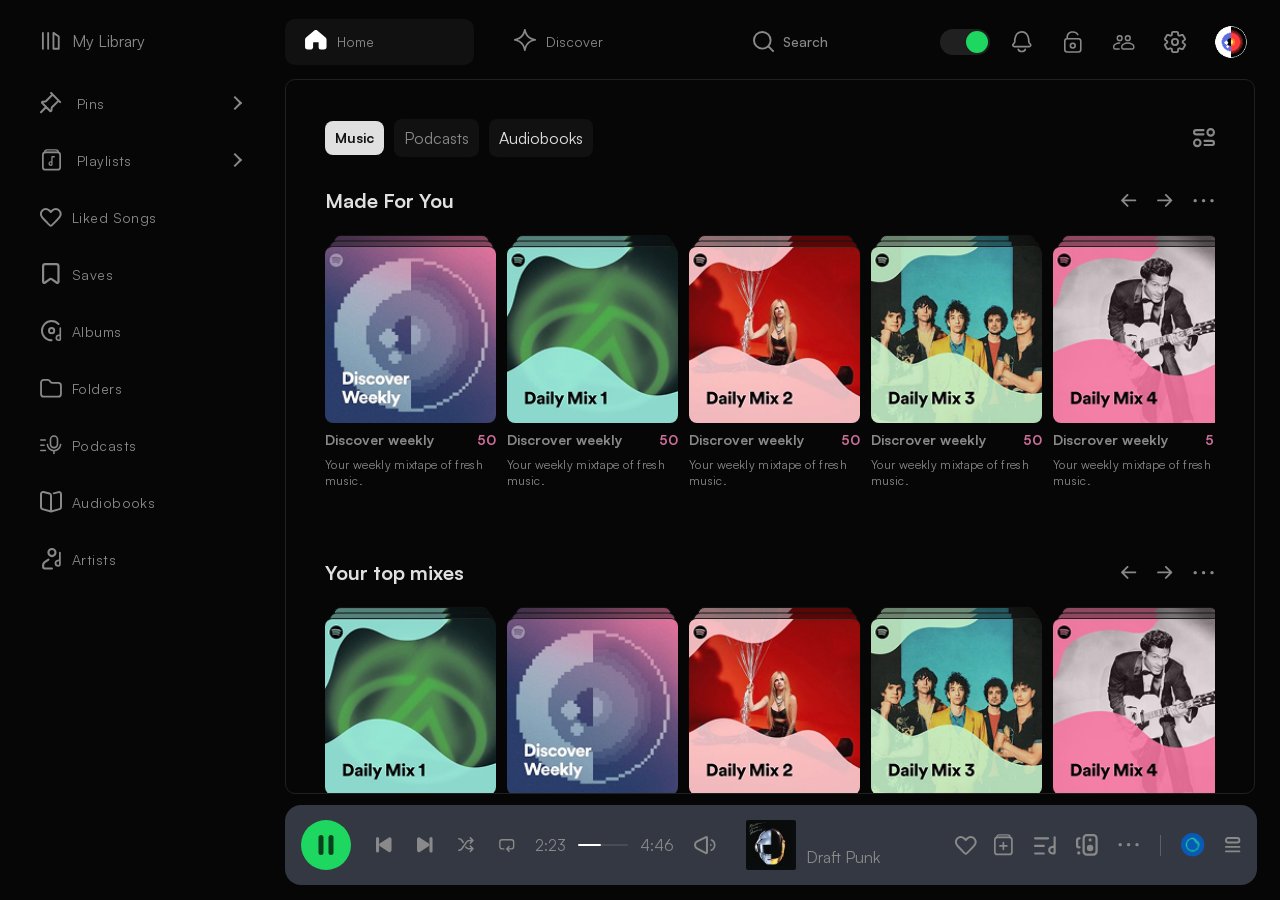
<file: index.html>
<!doctype html>
<html lang="en">
	<head>
		<meta charset="UTF-8" />
		<meta name="viewport" content="width=device-width, initial-scale=1.0" />
		<meta name="author" content="MPG Team" />
		<meta
			name="description"
			content="This is Georgian Spotify Template created by MPG Team"
		/>
		<link rel="stylesheet" href="assets/styles/style.css" />
		<link rel="icon" href="./assets/img/favicon.ico" type="image/x-icon" />
		<title>Georgian Spotify - Project by MPG Team</title>
	</head>
	<body class="app">
		<header class="header">
			<div class="header-wrapper">
				<!-- desktop -->
				<nav class="navigation">
					<ul class="top-nav-ul left-ul">
						<li>
							<a class="active" href="./index.html">
								<div class="img-div">
									<i class="icons icon-home"></i>
								</div>
								Home
							</a>
						</li>
						<li>
							<a href="./pages/discover.html">
								<div class="img-div">
									<i class="icons icon-discover"></i>
								</div>

								<span>Discover</span>
							</a>
						</li>
						<li>
							<form action="./pages/search.html">
								<div class="img-div search-wrapper">
									<label for="search">
										<i class="icons icon-search"></i>
									</label>
									<input
										id="search"
										type="search"
										placeholder="Search"
									/>
								</div>
							</form>
						</li>
					</ul>
				</nav>
				<nav class="side-nav top-nav">
					<ul class="top-nav-ul">
						<li>
							<div
								class="theme-toggle dark"
								id="theme-toggle"
							></div>
						</li>
						<li>
							<a href="#">
								<i class="icons icon-notification"></i>
							</a>
						</li>
						<li>
							<a href="#">
								<i class="icons icon-lock"></i>
							</a>
						</li>
						<li>
							<a href="#">
								<i class="icons icon-users"></i>
							</a>
						</li>
						<li>
							<a href="#">
								<i class="icons icon-settings"></i>
							</a>
						</li>
						<li class="no-hover">
							<a href="./pages/profile.html">
								<img
									src="./assets/img/icons/user.svg"
									alt="Profile"
								/>
							</a>
						</li>
					</ul>
				</nav>
			</div>
			<!-- Mobile navigation -->
			<nav class="mobile-nav">
				<a class="active" href="./index.html">
					<i class="icons icon-home-inactive icon-green"></i>
					Home
				</a>
				<a href="./pages/discover.html">
					<i class="icons icon-discover icon-green"></i>
					Discover
				</a>
				<a href="./pages/search.html">
					<i class="icons icon-search icon-green"></i>
					Search
				</a>
				<a href="./pages/library.html">
					<i class="icons icon-library icon-green"></i>
					Library
				</a>
				<a href="./pages/profile.html">
					<i class="icons icon-me icon-green"></i>
					Me
				</a>
			</nav>
		</header>
		<aside class="sidebar">
			<div class="sidebar-heading">
				<a href="./pages/library.html"
					><i class="icons icon-library"></i> My Library</a
				>
			</div>
			<nav class="sidebar-menu">
				<ul>
					<li>
						<details class="nav__dropdown">
							<summary class="nav__link">
								<i class="icons icon-pin"></i>
								Pins
							</summary>
							<ul class="nav__sub">
								<li><a href="./pages/album.html">Albums</a></li>
								<li>
									<a href="./pages/artist.html">Artists</a>
								</li>
								<li>
									<a href="./pages/playlist.html">Playlists</a>
								</li>
							</ul>
						</details>
					</li>
					<li>
						<details class="nav__dropdown">
							<summary class="nav__link">
								<i class="icons icon-playlist"></i>
								Playlists
							</summary>
							<ul class="nav__sub">
								<li><a href="./pages/album.html">Albums</a></li>
								<li>
									<a href="./pages/artist.html">Artists</a>
								</li>
								<li>
									<a href="./pages/playlist.html">Playlists</a>
								</li>
							</ul>
						</details>
					</li>
					<li>
						<a href="./pages/song.html">
							<i class="icons icon-hearth"></i>
							<span>Liked Songs</span>
						</a>
					</li>
					<li>
						<a href="#">
							<i class="icons icon-bookmark"></i>
							<span>Saves</span>
						</a>
					</li>
					<li>
						<a href="./pages/album.html">
							<i class="icons icon-album"></i>
							<span>Albums</span>
						</a>
					</li>
					<li>
						<a href="#">
							<i class="icons icon-folder"></i>
							<span>Folders</span>
						</a>
					</li>
					<li>
						<a href="./pages/podcast.html">
							<i class="icons icon-podcast"></i>
							<span>Podcasts</span>
						</a>
					</li>
					<li>
						<a href="#">
							<i class="icons icon-audiobook"></i>
							<span>Audiobooks</span>
						</a>
					</li>
					<li>
						<a href="./pages/artist.html">
							<i class="icons icon-artists"></i>
							<span>Artists</span>
						</a>
					</li>
				</ul>
			</nav>
		</aside>
		<main class="main">
			<div class="main-inner">
				<header class="filters-wrapper">
					<div class="filters-nav">
						<nav>
							<ul>
								<li class="active">Music</li>
								<li><a href="./pages/podcast.html">Podcasts</a></li>
								<li>Audiobooks</li>
							</ul>
						</nav>
					</div>
					<i class="icons icon-sort"></i>
				</header>
				<section class="section-wrapper">
					<div class="content-wrapper">
						<div class="section-title">
							<h2>Made For You</h2>
							<div class="slide-controls">
								<a href="#"
									><i
										class="icons icon-arrow-left-big icon-sm"
									></i
								></a>
								<a href="#"
									><i
										class="icons icon-arrow-right-big icon-sm"
									></i
								></a>
								<a href="#"><i class="icons icon-dots"></i></a>
							</div>
						</div>
						<div class="section-content">
							<article class="card">
								<a
									href="./pages/playlist.html"
									class="card stack"
								>
									<figure class="card__cover">
										<img
											src="./assets/img/covers/cover_1.png"
											class="card-image"
											alt="Cover image 1"
										/>
									</figure>
									<h3>
										Discover weekly
										<span class="red">50</span>
									</h3>
									<p>Your weekly mixtape of fresh music.</p>
								</a>
							</article>
							<article class="card">
								<a
									href="./pages/playlist.html"
									class="card stack"
								>
									<figure>
										<img
											src="./assets/img/covers/cover_2.png"
											class="card-image"
											alt="Cover image 1"
										/>
									</figure>
									<h3>
										Discrover weekly
										<span class="red">50</span>
									</h3>
									<p>Your weekly mixtape of fresh music.</p>
								</a>
							</article>
							<article class="card">
								<a
									href="./pages/playlist.html"
									class="card stack"
								>
									<figure>
										<img
											src="./assets/img/covers/cover_3.png"
											class="card-image"
											alt="Cover image 3"
										/>
									</figure>
									<h3>
										Discrover weekly
										<span class="red">50</span>
									</h3>
									<p>Your weekly mixtape of fresh music.</p>
								</a>
							</article>
							<article class="card">
								<a
									href="./pages/playlist.html"
									class="card stack"
								>
									<figure>
										<img
											src="./assets/img/covers/cover_4.png"
											class="card-image"
											alt="Cover image 4"
										/>
									</figure>
									<h3>
										Discrover weekly
										<span class="red">50</span>
									</h3>
									<p>Your weekly mixtape of fresh music.</p>
								</a>
							</article>
							<article class="card">
								<a
									href="./pages/playlist.html"
									class="card stack"
								>
									<figure>
										<img
											src="./assets/img/covers/cover_5.png"
											class="card-image"
											alt="Cover image 5"
										/>
									</figure>
									<h3>
										Discrover weekly
										<span class="red">50</span>
									</h3>
									<p>Your weekly mixtape of fresh music.</p>
								</a>
							</article>
							<article class="card">
								<a
									href="./pages/playlist.html"
									class="card stack"
								>
									<figure>
										<img
											src="./assets/img/covers/cover_6.png"
											class="card-image"
											alt="Cover image 6"
										/>
									</figure>
									<h3>
										Discrover weekly
										<span class="red">50</span>
									</h3>
									<p>Your weekly mixtape of fresh music.</p>
								</a>
							</article>
							<article class="card">
								<a
									href="./pages/playlist.html"
									class="card stack"
								>
									<figure>
										<img
											src="./assets/img/covers/cover_7.png"
											class="card-image"
											alt="Cover image 7"
										/>
									</figure>
									<h3>
										Discrover weekly
										<span class="red">50</span>
									</h3>
									<p>Your weekly mixtape of fresh music.</p>
								</a>
							</article>
							<article class="card">
								<a
									href="./pages/playlist.html"
									class="card stack"
								>
									<figure>
										<img
											src="./assets/img/covers/cover_8.png"
											class="card-image"
											alt="Cover image 7"
										/>
									</figure>
									<h3>
										Discrover weekly
										<span class="red">50</span>
									</h3>
									<p>Your weekly mixtape of fresh music.</p>
								</a>
							</article>
							<article class="card">
								<a
									href="./pages/playlist.html"
									class="card stack"
								>
									<figure>
										<img
											src="./assets/img/covers/cover_9.png"
											class="card-image"
											alt="Cover image 7"
										/>
									</figure>
									<h3>
										Discrover weekly
										<span class="red">50</span>
									</h3>
									<p>Your weekly mixtape of fresh music.</p>
								</a>
							</article>
							<article class="card">
								<a
									href="./pages/playlist.html"
									class="card stack"
								>
									<figure>
										<img
											src="./assets/img/covers/cover_10.png"
											class="card-image"
											alt="Cover image 7"
										/>
									</figure>
									<h3>
										Discrover weekly
										<span class="red">50</span>
									</h3>
									<p>Your weekly mixtape of fresh music.</p>
								</a>
							</article>
							<article class="card">
								<a
									href="./pages/playlist.html"
									class="card stack"
								>
									<figure>
										<img
											src="./assets/img/covers/cover_11.png"
											class="card-image"
											alt="Cover image 7"
										/>
									</figure>
									<h3>
										Discrover weekly
										<span class="red">50</span>
									</h3>
									<p>Your weekly mixtape of fresh music.</p>
								</a>
							</article>
							<article class="card">
								<a
									href="./pages/playlist.html"
									class="card stack"
								>
									<figure>
										<img
											src="./assets/img/covers/cover_12.png"
											class="card-image"
											alt="Cover image 7"
										/>
									</figure>
									<h3>
										Discrover weekly
										<span class="red">50</span>
									</h3>
									<p>Your weekly mixtape of fresh music.</p>
								</a>
							</article>
							<article class="card">
								<a
									href="./pages/playlist.html"
									class="card stack"
								>
									<figure>
										<img
											src="./assets/img/covers/cover_13.png"
											class="card-image"
											alt="Cover image 7"
										/>
									</figure>
									<h3>
										Discrover weekly
										<span class="red">50</span>
									</h3>
									<p>Your weekly mixtape of fresh music.</p>
								</a>
							</article>
						</div>
					</div>
				</section>
				<section class="section-wrapper">
					<div class="content-wrapper">
						<div class="section-title">
							<h2>Your top mixes</h2>
							<div class="slide-controls">
								<a href="#"
									><i
										class="icons icon-arrow-left-big icon-sm"
									></i
								></a>
								<a href="#"
									><i
										class="icons icon-arrow-right-big icon-sm"
									></i
								></a>
								<a href="#"><i class="icons icon-dots"></i></a>
							</div>
						</div>
						<div class="section-content">
							<article class="card">
								<a
									href="./pages/playlist.html"
									class="card stack"
								>
									<figure>
										<img
											src="./assets/img/covers/cover_2.png"
											class="card-image"
											alt="Cover image 1"
										/>
									</figure>
									<h3>
										Discrover weekly
										<span class="red">50</span>
									</h3>
									<p>Your weekly mixtape of fresh music.</p>
								</a>
							</article>
							<article class="card">
								<a
									href="./pages/playlist.html"
									class="card stack"
								>
									<figure class="card__cover">
										<img
											src="./assets/img/covers/cover_1.png"
											class="card-image"
											alt="Cover image 1"
										/>
									</figure>
									<h3>
										Discover weekly
										<span class="red">50</span>
									</h3>
									<p>Your weekly mixtape of fresh music.</p>
								</a>
							</article>
							<article class="card">
								<a
									href="./pages/playlist.html"
									class="card stack"
								>
									<figure>
										<img
											src="./assets/img/covers/cover_3.png"
											class="card-image"
											alt="Cover image 3"
										/>
									</figure>
									<h3>
										Discrover weekly
										<span class="red">50</span>
									</h3>
									<p>Your weekly mixtape of fresh music.</p>
								</a>
							</article>
							<article class="card">
								<a
									href="./pages/playlist.html"
									class="card stack"
								>
									<figure>
										<img
											src="./assets/img/covers/cover_4.png"
											class="card-image"
											alt="Cover image 4"
										/>
									</figure>
									<h3>
										Discrover weekly
										<span class="red">50</span>
									</h3>
									<p>Your weekly mixtape of fresh music.</p>
								</a>
							</article>
							<article class="card">
								<a
									href="./pages/playlist.html"
									class="card stack"
								>
									<figure>
										<img
											src="./assets/img/covers/cover_5.png"
											class="card-image"
											alt="Cover image 5"
										/>
									</figure>
									<h3>
										Discrover weekly
										<span class="red">50</span>
									</h3>
									<p>Your weekly mixtape of fresh music.</p>
								</a>
							</article>
							<article class="card">
								<a
									href="./pages/playlist.html"
									class="card stack"
								>
									<figure>
										<img
											src="./assets/img/covers/cover_6.png"
											class="card-image"
											alt="Cover image 6"
										/>
									</figure>
									<h3>
										Discrover weekly
										<span class="red">50</span>
									</h3>
									<p>Your weekly mixtape of fresh music.</p>
								</a>
							</article>
							<article class="card">
								<a
									href="./pages/playlist.html"
									class="card stack"
								>
									<figure>
										<img
											src="./assets/img/covers/cover_7.png"
											class="card-image"
											alt="Cover image 7"
										/>
									</figure>
									<h3>
										Discrover weekly
										<span class="red">50</span>
									</h3>
									<p>Your weekly mixtape of fresh music.</p>
								</a>
							</article>
							<article class="card">
								<a
									href="./pages/playlist.html"
									class="card stack"
								>
									<figure>
										<img
											src="./assets/img/covers/cover_8.png"
											class="card-image"
											alt="Cover image 7"
										/>
									</figure>
									<h3>
										Discrover weekly
										<span class="red">50</span>
									</h3>
									<p>Your weekly mixtape of fresh music.</p>
								</a>
							</article>
							<article class="card">
								<a
									href="./pages/playlist.html"
									class="card stack"
								>
									<figure>
										<img
											src="./assets/img/covers/cover_9.png"
											class="card-image"
											alt="Cover image 7"
										/>
									</figure>
									<h3>
										Discrover weekly
										<span class="red">50</span>
									</h3>
									<p>Your weekly mixtape of fresh music.</p>
								</a>
							</article>
							<article class="card">
								<a
									href="./pages/playlist.html"
									class="card stack"
								>
									<figure>
										<img
											src="./assets/img/covers/cover_10.png"
											class="card-image"
											alt="Cover image 7"
										/>
									</figure>
									<h3>
										Discrover weekly
										<span class="red">50</span>
									</h3>
									<p>Your weekly mixtape of fresh music.</p>
								</a>
							</article>
							<article class="card">
								<a
									href="./pages/playlist.html"
									class="card stack"
								>
									<figure>
										<img
											src="./assets/img/covers/cover_11.png"
											class="card-image"
											alt="Cover image 7"
										/>
									</figure>
									<h3>
										Discrover weekly
										<span class="red">50</span>
									</h3>
									<p>Your weekly mixtape of fresh music.</p>
								</a>
							</article>
							<article class="card">
								<a
									href="./pages/playlist.html"
									class="card stack"
								>
									<figure>
										<img
											src="./assets/img/covers/cover_12.png"
											class="card-image"
											alt="Cover image 7"
										/>
									</figure>
									<h3>
										Discrover weekly
										<span class="red">50</span>
									</h3>
									<p>Your weekly mixtape of fresh music.</p>
								</a>
							</article>
							<article class="card">
								<a
									href="./pages/playlist.html"
									class="card stack"
								>
									<figure>
										<img
											src="./assets/img/covers/cover_13.png"
											class="card-image"
											alt="Cover image 7"
										/>
									</figure>
									<h3>
										Discrover weekly
										<span class="red">50</span>
									</h3>
									<p>Your weekly mixtape of fresh music.</p>
								</a>
							</article>
						</div>
					</div>
				</section>
				<section class="section-wrapper">
					<div class="content-wrapper">
						<div class="section-title">
							<h2>Your favorite artists</h2>
							<div class="slide-controls">
								<a href="#"
									><i
										class="icons icon-arrow-left-big icon-sm"
									></i
								></a>
								<a href="#"
									><i
										class="icons icon-arrow-right-big icon-sm"
									></i
								></a>
								<a href="#"><i class="icons icon-dots"></i></a>
							</div>
						</div>
						<div class="section-content">
							<article class="card artists">
								<a href="./pages/artist.html">
									<figure>
										<img
											src="./assets/img/artists/artist_1.png"
											class="card-image circle"
											alt="Cover image 7"
										/>
									</figure>
									<span class="artist-name"
										>Guns N’ Roses</span
									>
								</a>
							</article>
							<article class="card artists">
								<a href="./pages/artist.html">
									<figure>
										<img
											src="./assets/img/artists/artist_2.png"
											class="card-image circle"
											alt="Cover image 3"
										/>
									</figure>
									<span class="artist-name">Daft Punk</span>
								</a>
							</article>
							<article class="card artists">
								<a href="./pages/artist.html">
									<figure>
										<img
											src="./assets/img/artists/artist_3.png"
											class="card-image circle"
											alt="Cover image 7"
										/>
									</figure>
									<span class="artist-name">David Bowie</span>
								</a>
							</article>
						</div>
					</div>
				</section>
				<section class="section-wrapper">
					<div class="content-wrapper">
						<div class="section-title">
							<h2>Albums for you</h2>
							<div class="slide-controls">
								<a href="#"
									><i
										class="icons icon-arrow-left-big icon-sm"
									></i
								></a>
								<a href="#"
									><i
										class="icons icon-arrow-right-big icon-sm"
									></i
								></a>
								<a href="#"><i class="icons icon-dots"></i></a>
							</div>
						</div>
						<div class="section-content">
							<article class="card albums">
								<a href="./pages/album.html">
									<figure>
										<img
											src="./assets/img/albums/album_1.png"
											class="card-image"
											alt="Cover image 6"
										/>
									</figure>
									<h3>Meteora <span>13</span></h3>
									<p>Linkin Park</p>
								</a>
							</article>
							<article class="card albums">
								<a href="./pages/album.html">
									<figure>
										<img
											src="./assets/img/albums/album_2.png"
											class="card-image"
											alt="Cover image 7"
										/>
									</figure>
									<h3>Random Access... <span>13</span></h3>
									<p>Daft Punk</p>
								</a>
							</article>
							<article class="card albums">
								<a href="./pages/album.html">
									<figure>
										<img
											src="./assets/img/albums/album_3.png"
											class="card-image"
											alt="Cover image 7"
										/>
									</figure>
									<h3>Abbey Road <span>13</span></h3>
									<p>The Beatles</p>
								</a>
							</article>
							<article class="card albums">
								<a href="./pages/album.html">
									<figure>
										<img
											src="./assets/img/albums/album_4.png"
											class="card-image"
											alt="Cover image 7"
										/>
									</figure>
									<h3>Black Holes and... <span>13</span></h3>
									<p>Muse</p>
								</a>
							</article>
						</div>
					</div>
				</section>
				<section class="section-wrapper">
					<div class="content-wrapper">
						<div class="section-title">
							<h2>Audiobooks for you</h2>
							<div class="slide-controls">
								<a href="#"
									><i
										class="icons icon-arrow-left-big icon-sm"
									></i
								></a>
								<a href="#"
									><i
										class="icons icon-arrow-right-big icon-sm"
									></i
								></a>
								<a href="#"><i class="icons icon-dots"></i></a>
							</div>
						</div>
						<div class="section-content">
							<article class="card audiobooks">
								<figure>
									<img
										src="./assets/img/audiobooks/audiobook_1.png"
										class="card-image"
										alt="Cover image 7"
									/>
								</figure>
								<h3>Halo: The Flood</h3>
								<p>William C. Dietz</p>
							</article>
							<article class="card audiobooks">
								<figure>
									<img
										src="./assets/img/audiobooks/audiobook_2.png"
										class="card-image"
										alt="Cover image 7"
									/>
								</figure>
								<h3>Halo: First Strike</h3>
								<p>Eric Nylund</p>
							</article>
							<article class="card audiobooks">
								<figure>
									<img
										src="./assets/img/audiobooks/audiobook_3.png"
										class="card-image"
										alt="Cover image 3"
									/>
								</figure>
								<h3>Halo: Ghosts of Onyx</h3>
								<p>Eric Nylund</p>
							</article>
						</div>
					</div>
				</section>
				<section class="section-wrapper">
					<div class="content-wrapper">
						<div class="section-title">
							<h2>Podcasts for you</h2>
							<div class="slide-controls">
								<a href="#"
									><i
										class="icons icon-arrow-left-big icon-sm"
									></i
								></a>
								<a href="#"
									><i
										class="icons icon-arrow-right-big icon-sm"
									></i
								></a>
								<a href="#"><i class="icons icon-dots"></i></a>
							</div>
						</div>
						<div class="section-content">
							<article class="card podcasts">
								<a href="./pages/podcast.html">
									<figure>
										<img
											src="./assets/img/podcasts/podcast_1.png"
											class="card-image"
											alt="Cover image 5"
										/>
									</figure>
									<div class="podcasts-title">
										<h3>anything goes...</h3>
										<p>emma chamberlain</p>
									</div>
								</a>
							</article>
							<article class="card podcasts">
								<a href="./pages/podcast.html">
									<figure>
										<img
											src="./assets/img/podcasts/podcast_2.png"
											class="card-image"
											alt="Cover image 7"
										/>
									</figure>
									<div class="podcasts-title">
										<h3>The Joe Rogan...</h3>
										<p>Joe Rogan</p>
									</div>
								</a>
							</article>
							<article class="card podcasts">
								<a href="./pages/podcast.html">
									<figure>
										<img
											src="./assets/img/podcasts/podcast_3.png"
											class="card-image"
											alt="Cover image 3"
										/>
									</figure>
									<div class="podcasts-title">
										<h3>The Journal</h3>
										<p>The Wall Street Journal</p>
									</div>
								</a>
							</article>
						</div>
					</div>
				</section>
				<section class="section-wrapper">
					<div class="content-wrapper">
						<div class="section-title">
							<h2>Episodes for you</h2>
							<div class="slide-controls">
								<a href="#"
									><i
										class="icons icon-arrow-left-big icon-sm"
									></i
								></a>
								<a href="#"
									><i
										class="icons icon-arrow-right-big icon-sm"
									></i
								></a>
								<a href="#"><i class="icons icon-dots"></i></a>
							</div>
						</div>
						<div class="section-content">
							<article class="card episodes">
								<a href="./pages/episode.html">
									<figure>
										<img
											src="./assets/img/episodes/episode_1.png"
											class="card-image"
											alt="Cover image 7"
										/>
									</figure>
									<div class="episodes-title">
										<h3>
											<img
												src="./assets/img/icons/play_bordered.svg"
												alt="Play icon"
											/>anything goes...
										</h3>
										<p>emma chamberlain</p>
									</div>
								</a>
							</article>
							<article class="card episodes">
								<a href="./pages/episode.html">
									<figure>
										<img
											src="./assets/img/episodes/episode_2.png"
											class="card-image"
											alt="Cover image 7"
										/>
									</figure>
									<div class="episodes-title">
										<h3>The Joe Rogan...</h3>
										<p>Joe Rogan</p>
									</div>
								</a>
							</article>
							<article class="card episodes">
								<a href="./pages/episode.html">
									<figure>
										<img
											src="./assets/img/episodes/episode_3.png"
											class="card-image"
											alt="Cover image 7"
										/>
									</figure>
									<div class="episodes-title">
										<h3>The Journal</h3>
										<p>The Wall Street Journal</p>
									</div>
								</a>
							</article>
						</div>
					</div>
				</section>
			</div>
		</main>
		<aside class="activity">
			<div class="main-inner">
				<section class="section-wrapper">
					<div class="content-wrapper">
						<div class="section-title">
							<h4>Friends Activity</h4>
							<div class="slide-controls">
								<a href="#"
									><i class="icons icon-add-friend"></i
								></a>
								<a href="#"><i class="icons icon-close"></i></a>
							</div>
						</div>
						<div class="activity-content">
							<div class="activity-details">
								<div class="activity-icon">
									<img
										src="./assets/img/users/user_1.png"
										alt=""
									/>
								</div>
								<div class="activity-summary">
									<span class="title"
										>FriendlyMusicListener</span
									>
									<div class="description">
										<div class="activity-time now">
											<span class="now-bar"></span>
										</div>
										<div class="artist-information">
											<span class="album"
												>Goosebumps
											</span>
											<span class="artist"
												>Travis Scott</span
											>
										</div>
									</div>
								</div>
							</div>
							<div class="activity-details">
								<div class="activity-icon">
									<img
										src="./assets/img/users/user_2.png"
										alt=""
									/>
								</div>
								<div class="activity-summary">
									<span class="title"
										>AverageMusicEnjoyer</span
									>
									<div class="description">
										<div class="activity-time now">
											<span class="now-bar"></span>
										</div>
										<div class="artist-information">
											<span class="album"
												>Get Lucky
											</span>
											<span class="artist"
												>Daft Punk</span
											>
										</div>
									</div>
								</div>
							</div>
							<div class="activity-details">
								<div class="activity-icon">
									<img
										src="./assets/img/users/user_3.png"
										alt=""
									/>
								</div>
								<div class="activity-summary">
									<span class="title">MusicEnthusiast</span>
									<div class="description">
										<div class="activity-time">
											<span>1h</span>
										</div>
										<div class="artist-information">
											<span class="album">would he </span>
											<span class="artist">joji</span>
										</div>
									</div>
								</div>
							</div>
							<div class="activity-details">
								<div class="activity-icon">
									<img
										src="./assets/img/users/user_4.png"
										alt=""
									/>
								</div>
								<div class="activity-summary">
									<span class="title">IListenToMusic56</span>
									<div class="description">
										<div class="activity-time">
											<span>6h</span>
										</div>
										<div class="artist-information">
											<span class="album">Rockstar </span>
											<span class="artist"
												>Post Malone</span
											>
										</div>
									</div>
								</div>
							</div>
						</div>
					</div>
				</section>
			</div>
		</aside>
		<footer class="player">
			<div class="player-wrapper">
				<img src="./assets/img/albums/album_1.png" alt="Draft Punk" />

				<div class="music-title-author-wrapper">
					<a
						href="./pages/now-playing-text.html"
						class="scrolling-text"
						>Get Lucky (feat. Pharrell Williams and Nile Rodgers)</a
					>
					<a
						href="./pages/now-playing.html"
						class="scrolling-text-band"
						>Draft Punk</a
					>
				</div>
			</div>

			<div class="player-icons">
				<i class="icons icon-add-playlist icon-sm"></i>
				<img
					src="./assets/img/icons/player/play.svg"
					alt="play"
					class="play"
				/>
			</div>

			<div class="music-progress-bar"></div>

			<div class="advanced-player">
				<div class="advanced-player-wrapper">
					<div class="stop-button-wrapper">
						<img
							src="./assets/img/icons/player/pause.svg"
							alt="pause"
							class="pause"
						/>
					</div>
					<i class="icons icon-prev icon-sm"></i>
					<i class="icons icon-next icon-sm"></i>
					<i class="icons icon-shuffle icon-sm"></i>
					<i class="icons icon-repeat icon-sm"></i>
				</div>

				<div class="advanced-player-music-time-line">
					<p>2:23</p>
					<div class="advanced-music-progress-bar"></div>
					<p>4:46</p>
				</div>

				<i class="icons icon-volume"></i>
			</div>

			<div class="advanced-player-icons">
				<div class="wrapper-icons">
					<i class="icons icon-hearth"></i>
					<i class="icons icon-add-playlist"></i>
				</div>
				<a href="./pages/now-playing-music-section.html"
					><i class="icons icon-list"></i
				></a>
				<i class="icons icon-devices"></i>
				<i class="icons icon-dots"></i>
				<hr />
				<i class="icons icon-player_blue_icon icon-md"></i>
				<i class="icons icon-order icon-sm"></i>
			</div>
		</footer>
	</body>
	<script src="./assets/js/main.js"></script>
</html>
</file>
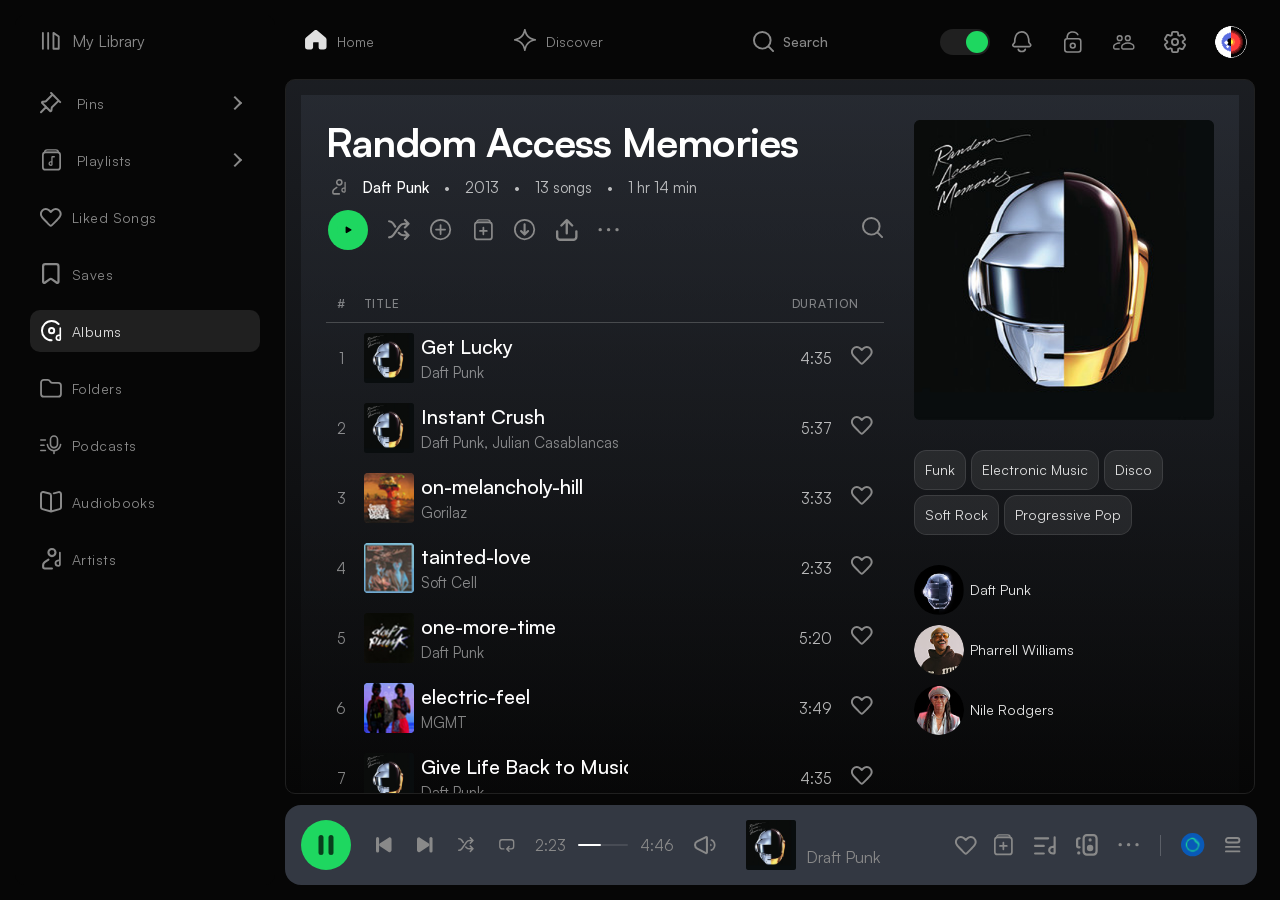
<file: pages/album.html>
<!DOCTYPE html>
<html lang="en">

<head>
    <meta charset="UTF-8" />
    <meta name="viewport" content="width=device-width, initial-scale=1.0" />
    <meta name="author" content="MPG Team" />
    <meta name="description" content="This is Georgian Spotify Template created by MPG Team" />
    <link rel="stylesheet" href="../assets/styles/style.css" />
    <link rel="icon" href="../assets/img/favicon.ico" type="image/x-icon">
    <title>Albums - Georgian Spotify - Project by MPG Team</title>
</head>

<body class="app">
    <header class="header">
        <div class="header-wrapper">
            <!-- desktop -->
            <nav class="navigation">
              <ul class="top-nav-ul left-ul">
                <li>
                  <a href="../index.html">
                    <div class="img-div">
                      <i class="icons icon-home"></i>
                    </div>
                    Home
                  </a>
                </li>
                <li>
                  <a href="./discover.html">
                    <div class="img-div">
                      <i class="icons icon-discover"></i>
                    </div>

                    <span>Discover</span>
                  </a>
                </li>
                <li>
                  <form action="./search.html">
                    <div class="img-div search-wrapper">
                      <label for="search">
                        <i class="icons icon-search"></i>
                      </label>
                      <input id="search" type="search" placeholder="Search" />
                    </div>
                  </form>
                </li>
              </ul>
            </nav>
            <nav class="side-nav top-nav">
              <ul class="top-nav-ul">
                <li>
                  <div class="theme-toggle dark" id="theme-toggle"></div>
                </li>
                <li>
                  <a href="#">
                    <i class="icons icon-notification"></i>
                  </a>
                </li>
                <li>
                  <a href="#">
                    <i class="icons icon-lock"></i>
                  </a>
                </li>
                <li>
                  <a href="#">
                    <i class="icons icon-users"></i>
                  </a>
                </li>
                <li>
                  <a href="#">
                    <i class="icons icon-settings"></i>
                  </a>
                </li>
                <li class="no-hover">
                  <a href="./profile.html">
                    <img src="../assets/img/icons/user.svg" alt="Profile" />
                  </a>
                </li>
              </ul>
            </nav>
        </div>
        <!-- Mobile navigation -->
        <nav class="mobile-nav">
          <a href="../index.html">
            <i class="icons icon-home-inactive icon-green"></i>
            Home
          </a>
          <a href="./discover.html">
            <i class="icons icon-discover icon-green"></i>
            Discover
          </a>
          <a href="./search.html">
            <i class="icons icon-search icon-green"></i>
            Search
          </a>
          <a href="./library.html">
            <i class="icons icon-library icon-green"></i>
            Library
          </a>
          <a href="./profile.html">
            <i class="icons icon-me icon-green"></i>
            Me
          </a>
        </nav>
    </header>
    <aside class="sidebar">
      <div class="sidebar-heading">
        <a href="./library.html"><i class="icons icon-library"></i> My Library</a>
      </div>
      <nav class="sidebar-menu">
        <ul>
          <li>
            <details class="nav__dropdown">
              <summary class="nav__link">
                <i class="icons icon-pin"></i>
                Pins
              </summary>
              <ul class="nav__sub">
                <li><a href="./album.html">Albums</a></li>
                <li><a href="./artist.html">Artists</a></li>
                <li><a href="./playlist.html">Playlists</a></li>
              </ul>
            </details>
          </li>
          <li>
            <details class="nav__dropdown">
              <summary class="nav__link">
                <i class="icons icon-playlist"></i>
                Playlists
              </summary>
              <ul class="nav__sub">
                <li><a href="./album.html">Albums</a></li>
                <li><a href="./artist.html">Artists</a></li>
                <li><a href="./playlist.html">Playlists</a></li>
              </ul>
            </details>
          </li>
          <li>
            <a href="./song.html">
              <i class="icons icon-hearth"></i>
              <span>Liked Songs</span>
            </a>
          </li>
          <li>
            <a href="#">
              <i class="icons icon-bookmark"></i>
              <span>Saves</span>
            </a>
          </li>
          <li class="active">
            <a href="./album.html">
              <i class="icons icon-album"></i>
              <span>Albums</span>
            </a>
          </li>
          <li>
            <a href="#">
              <i class="icons icon-folder"></i>
              <span>Folders</span>
            </a>
          </li>
          <li>
            <a href="./podcast.html">
              <i class="icons icon-podcast"></i>
              <span>Podcasts</span>
            </a>
          </li>
          <li>
            <a href="#">
              <i class="icons icon-audiobook"></i>
              <span>Audiobooks</span>
            </a>
          </li>
          <li>
            <a href="./artist.html">
              <i class="icons icon-artists"></i>
              <span>Artists</span>
            </a>
          </li>
        </ul>
      </nav>
    </aside>
    <main class="main album-page">
        <header class="ram-header">
            <form>
                <div class="img-div search-wrapper">
                    <input id="search" type="search" placeholder="Search PlayList">
                    <label for="search"> 
                        <i class="icons icon-search"></i>
                    </label>
                </div>
            </form>
            <i class="icons icon-sort"></i>
        </header>

        <div class="main-inner album">

            <!-- LEFT COLUMN -->
            <div class="album-content">

                <section class="random-access-memoriess">
                    <div class="ram-tablet-img">
                        <img src="../assets/img/albums/album_1.png" alt="Daft Punk">
                    </div>
                    <div class="ram-wrapper">

                        <h1 class="ram-title">Random Access Memories</h1>

                        <div class="ram-info-wrapper">
                            <i class="icons icon-artists icon-sm"></i>
                            <p>Daft Punk</p>
                            <p>•</p>
                            <p>2013</p>
                            <p>•</p>
                            <p>13 songs</p>
                            <p>•</p>
                            <p>1 hr 14 min</p>
                        </div>

                        <div class="ram-nav-icons">

                            <div class="left-icons">
                                <div class="play-icon-background">
                                    <i class="icons icon-play-icon-green"></i>
                                </div>
                                <i class="icons icon-shuffle"></i>
                                <i class="icons icon-add-music"></i>
                                <i class="icons icon-add-playlist"></i>
                                <i class="icons icon-download"></i>
                                <i class="icons icon-upload"></i>
                                <i class="icons icon-dots"></i>
                            </div>

                            <div class="right-icons">
                                <i class="icons icon-search"></i>
                            </div>

                        </div>

                        <div class="mobile-ram-nav-icons">

                            <div class="left-icons">
                                <i class="icons icon-add-playlist"></i>
                                <i class="icons icon-add-album"></i>
                                <i class="icons icon-download"></i>
                                <i class="icons icon-dots"></i>
                            </div>

                            <div class="right-icons">
                                <i class="icons icon-shuffle"></i>

                                <div class="play-btn-wrapper">
                                    <i class="icons icon-play-green"></i>
                                </div>
                            </div>

                        </div>
                </section>


                <!-- TABLE -->
                <section class="table-wrapper">
                    <table class="table table-dark music-table">

                        <thead>
                            <tr>
                                <th>#</th>
                                <th>Title</th>
                                <th>Duration</th>
                                <th></th>
                            </tr>
                        </thead>

                        <tbody>
                            <tr>
                                <td class="track-number">1</td>

                                <td class="track-info">
                                    <div class="info-wrapper">
                                        <img src="../assets/img/albums/album_1.png" alt="cover" class="cover" />
                                        <div class="text-wrapper">
                                            <p class="title">Get Lucky</p>
                                            <p class="artist">Daft Punk</p>
                                        </div>
                                    </div>
                                </td>

                                <td class="duration">4:35</td>
                                <td><i class="icons icon-hearth"></i></td>
                                <td><i class="icons icon-dots icon-sm"></i></td>
                            </tr>

                            <tr>
                                <td class="track-number">2</td>

                                <td class="track-info">
                                    <div class="info-wrapper">
                                        <img src="../assets/img/albums/album_1.png" alt="cover" class="cover" />
                                        <div class="text-wrapper">
                                            <p class="title">Instant Crush</p>
                                            <p class="artist">Daft Punk, Julian Casablancas</p>
                                        </div>
                                    </div>
                                </td>

                                <td class="duration">5:37</td>
                                <td><i class="icons icon-hearth"></i></td>
                                <td><i class="icons icon-dots icon-sm"></i></td>
                            </tr>

                            <tr>
                                <td class="track-number">3</td>

                                <td class="track-info">
                                    <div class="info-wrapper">
                                        <img src="../assets/img/albums/on-melancholy-hill.png" alt="cover"
                                            class="cover" />
                                        <div class="text-wrapper">
                                            <p class="title">on-melancholy-hill</p>
                                            <p class="artist">Gorilaz</p>
                                        </div>
                                    </div>
                                </td>

                                <td class="duration">3:33</td>
                                <td><i class="icons icon-hearth"></i></td>
                                <td><i class="icons icon-dots icon-sm"></i></td>
                            </tr>

                            <tr>
                                <td class="track-number">4</td>

                                <td class="track-info">
                                    <div class="info-wrapper">
                                        <img src="../assets/img/albums/tainted-love.png" alt="cover" class="cover" />
                                        <div class="text-wrapper">
                                            <p class="title">tainted-love</p>
                                            <p class="artist">Soft Cell</p>
                                        </div>
                                    </div>
                                </td>

                                <td class="duration">2:33</td>
                                <td><i class="icons icon-hearth"></i></td>
                                <td><i class="icons icon-dots icon-sm"></i></td>
                            </tr>

                            <tr>
                                <td class="track-number">5</td>

                                <td class="track-info">
                                    <div class="info-wrapper">
                                        <img src="../assets/img/albums/one-more-time.png" alt="cover" class="cover" />
                                        <div class="text-wrapper">
                                            <p class="title">one-more-time</p>
                                            <p class="artist">Daft Punk</p>
                                        </div>
                                    </div>
                                </td>

                                <td class="duration">5:20</td>
                                <td><i class="icons icon-hearth"></i></td>
                                <td><i class="icons icon-dots icon-sm"></i></td>
                            </tr>

                            <tr>
                                <td class="track-number">6</td>

                                <td class="track-info">
                                    <div class="info-wrapper">
                                        <img src="../assets/img/albums/electric-feel.png" alt="cover" class="cover" />
                                        <div class="text-wrapper">
                                            <p class="title">electric-feel</p>
                                            <p class="artist">MGMT</p>
                                        </div>
                                    </div>
                                </td>

                                <td class="duration">3:49</td>
                                <td><i class="icons icon-hearth"></i></td>
                                <td><i class="icons icon-dots icon-sm"></i></td>
                            </tr>

                            <tr>
                                <td class="track-number">7</td>

                                <td class="track-info">
                                    <div class="info-wrapper">
                                        <img src="../assets/img/albums/album_1.png" alt="cover" class="cover" />
                                        <div class="text-wrapper">
                                            <p class="title">Give Life Back to Music</p>
                                            <p class="artist">Daft Punk</p>
                                        </div>
                                    </div>
                                </td>
                                
                                <td class="duration">4:35</td>
                                <td><i class="icons icon-hearth"></i></td>
                                <td><i class="icons icon-dots icon-sm"></i></td>
                            </tr>
                        </tbody>

                    </table>
                </section>

            </div>


            <!-- RIGHT COLUMN -->
            <section class="random-access-memories-band-info">
                <img src="../assets/img/albums/album_1.png" alt="Daft Punk">
                <div class="band-music-style-wrapper">
                    <p>Funk</p>
                    <p>Electronic Music</p>
                    <p>Disco</p>
                    <p>Soft Rock</p>
                    <p>Progressive Pop</p>
                </div>
                <div class="band-colabs">

                    <div class="band-colab-wrapper">
                        <img src="../assets/img/artists/artist_2.png">
                        <p>Daft Punk</p>
                    </div>

                    <div class="band-colab-wrapper">
                        <img src="../assets/img/artists/pharrell-williams.png">
                        <p>Pharrell Williams</p>
                    </div>

                    <div class="band-colab-wrapper">
                        <img src="../assets/img/artists/nile-rodgers.png">
                        <p>Nile Rodgers</p>
                    </div>

                </div>

            </section>

        </div>
    </main>
    <aside class="activity">
      <div class="main-inner">
        <section class="section-wrapper">
          <div class="content-wrapper">
            <div class="section-title">
              <h4>Friends Activity</h4>
              <div class="slide-controls">
                <a href="#"><i class="icons icon-add-friend"></i></a>
                <a href="#"><i class="icons icon-close"></i></a>
              </div>
            </div>
            <div class="activity-content">
              <div class="activity-details">
                <div class="activity-icon">
                  <img src="../assets/img/users/user_1.png" alt="" />
                </div>
                <div class="activity-summary">
                  <span class="title">FriendlyMusicListener</span>
                  <div class="description">
                    <div class="activity-time now">
                      <span class="now-bar"></span>
                    </div>
                    <div class="artist-information">
                      <span class="album">Goosebumps </span>
                      <span class="artist">Travis Scott</span>
                    </div>
                  </div>
                </div>
              </div>
              <div class="activity-details">
                <div class="activity-icon">
                  <img src="../assets/img/users/user_2.png" alt="" />
                </div>
                <div class="activity-summary">
                  <span class="title">AverageMusicEnjoyer</span>
                  <div class="description">
                    <div class="activity-time now">
                      <span class="now-bar"></span>
                    </div>
                    <div class="artist-information">
                      <span class="album">Get Lucky </span>
                      <span class="artist">Daft Punk</span>
                    </div>
                  </div>
                </div>
              </div>
              <div class="activity-details">
                <div class="activity-icon">
                  <img src="../assets/img/users/user_3.png" alt="" />
                </div>
                <div class="activity-summary">
                  <span class="title">MusicEnthusiast</span>
                  <div class="description">
                    <div class="activity-time">
                      <span>1h</span>
                    </div>
                    <div class="artist-information">
                      <span class="album">would he </span>
                      <span class="artist">joji</span>
                    </div>
                  </div>
                </div>
              </div>
              <div class="activity-details">
                <div class="activity-icon">
                  <img src="../assets/img/users/user_4.png" alt="" />
                </div>
                <div class="activity-summary">
                  <span class="title">IListenToMusic56</span>
                  <div class="description">
                    <div class="activity-time">
                      <span>6h</span>
                    </div>
                    <div class="artist-information">
                      <span class="album">Rockstar </span>
                      <span class="artist">Post Malone</span>
                    </div>
                  </div>
                </div>
              </div>
            </div>
          </div>
        </section>
      </div>
    </aside>
    <footer class="player">
      <div class="player-wrapper">
        <img src="../assets/img/albums/album_1.png" alt="Draft Punk" />

        <div class="music-title-author-wrapper">
          <a href="./now-playing-text.html" class="scrolling-text"
            >Get Lucky (feat. Pharrell Williams and Nile Rodgers)</a
          >
          <a href="./now-playing.html" class="scrolling-text-band">Draft Punk</a>
        </div>
      </div>

      <div class="player-icons">
        <i class="icons icon-add-playlist icon-sm"></i>
        <img src="../assets/img/icons/player/play.svg" alt="play" class="play" />
      </div>

      <div class="music-progress-bar"></div>

      <div class="advanced-player">
        <div class="advanced-player-wrapper">
          <div class="stop-button-wrapper">
            <img
              src="../assets/img/icons/player/pause.svg"
              alt="pause"
              class="pause"
            />
          </div>
          <i class="icons icon-prev icon-sm"></i>
          <i class="icons icon-next icon-sm"></i>
          <i class="icons icon-shuffle icon-sm"></i>
          <i class="icons icon-repeat icon-sm"></i>
        </div>

        <div class="advanced-player-music-time-line">
          <p>2:23</p>
          <div class="advanced-music-progress-bar"></div>
          <p>4:46</p>
        </div>

        <i class="icons icon-volume"></i>
      </div>

      <div class="advanced-player-icons">
        <div class="wrapper-icons">
          <i class="icons icon-hearth"></i>
          <i class="icons icon-add-playlist"></i>
        </div>
        <a href="./now-playing-music-section.html"><i class="icons icon-list"></i></a>
        <i class="icons icon-devices"></i>
        <i class="icons icon-dots"></i>
        <hr />
        <i class="icons icon-player_blue_icon icon-md"></i>
        <i class="icons icon-order icon-sm"></i>
      </div>
    </footer>
</body>
<script src="../assets/js/main.js"></script>
</html>
</file>
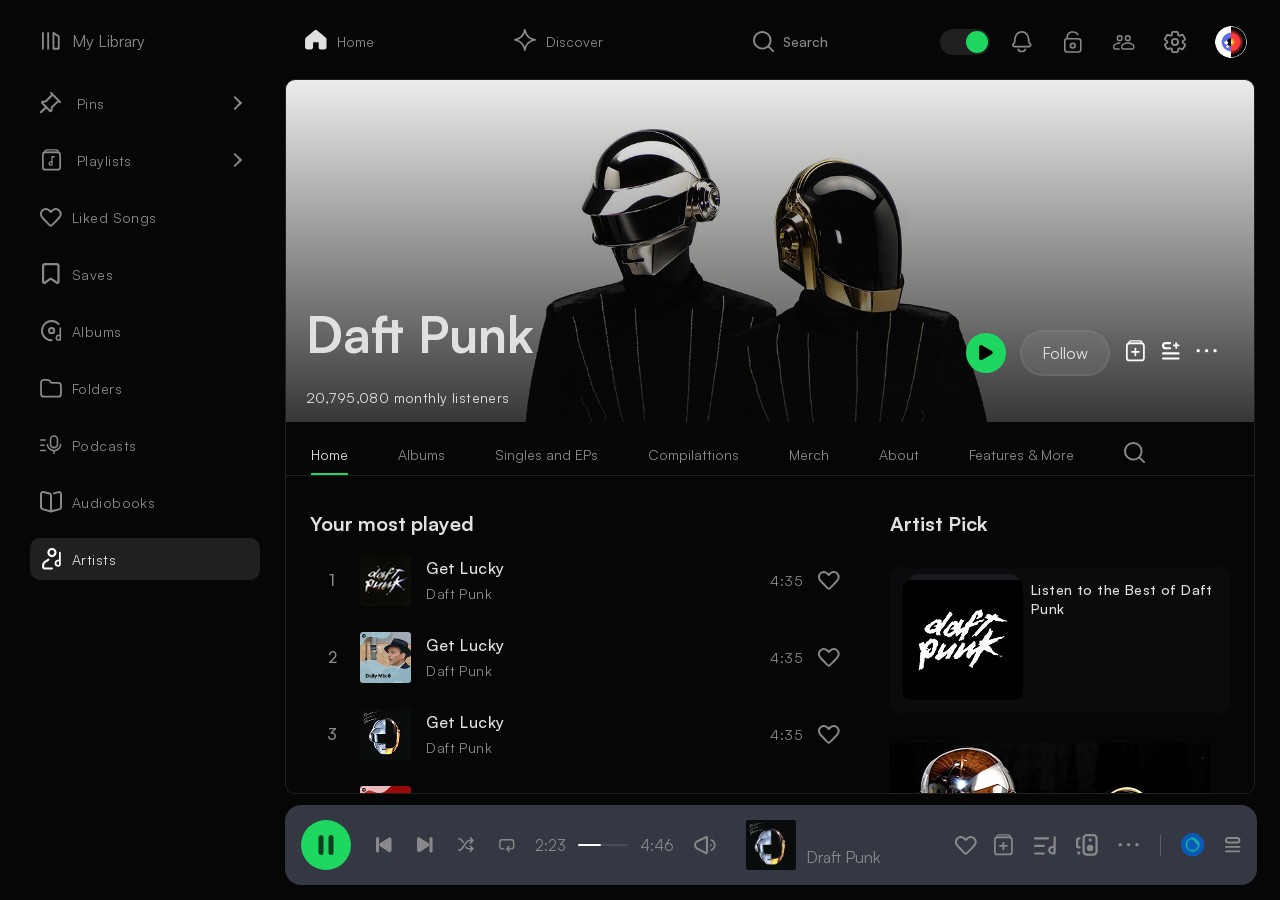
<file: pages/artist.html>
<!doctype html>
<html lang="en">
	<head>
		<meta charset="UTF-8" />
		<meta name="viewport" content="width=device-width, initial-scale=1.0" />
		<meta name="author" content="MPG Team" />
		<meta
			name="description"
			content="This is Georgian Spotify Template created by MPG Team"
		/>
		<link rel="stylesheet" href="../assets/styles/style.css" />
		<link rel="icon" href="../assets/img/favicon.ico" type="image/x-icon" />
		<title>Artist - Georgian Spotify - Project by MPG Team</title>
	</head>
	<body class="app">
		<header class="header">
			<div class="header-wrapper">
				<!-- desktop -->
				<nav class="navigation">
					<ul class="top-nav-ul left-ul">
						<li>
							<a href="../index.html">
								<div class="img-div">
									<i class="icons icon-home"></i>
								</div>
								Home
							</a>
						</li>
						<li>
							<a href="./discover.html">
								<div class="img-div">
									<i class="icons icon-discover"></i>
								</div>

								<span>Discover</span>
							</a>
						</li>
						<li>
							<form action="./search.html">
								<div class="img-div search-wrapper">
									<label for="search">
										<i class="icons icon-search"></i>
									</label>
									<input
										id="search"
										type="search"
										placeholder="Search"
									/>
								</div>
							</form>
						</li>
					</ul>
				</nav>
				<nav class="side-nav top-nav">
					<ul class="top-nav-ul">
						<li>
							<div
								class="theme-toggle dark"
								id="theme-toggle"
							></div>
						</li>
						<li>
							<a href="#">
								<i class="icons icon-notification"></i>
							</a>
						</li>
						<li>
							<a href="#">
								<i class="icons icon-lock"></i>
							</a>
						</li>
						<li>
							<a href="#">
								<i class="icons icon-users"></i>
							</a>
						</li>
						<li>
							<a href="#">
								<i class="icons icon-settings"></i>
							</a>
						</li>
						<li class="no-hover">
							<a href="./profile.html">
								<img
									src="../assets/img/icons/user.svg"
									alt="Profile"
								/>
							</a>
						</li>
					</ul>
				</nav>
			</div>
			<!-- Mobile navigation -->
			<nav class="mobile-nav">
				<a href="../index.html">
					<i class="icons icon-home-inactive icon-green"></i>
					Home
				</a>
				<a href="./discover.html">
					<i class="icons icon-discover icon-green"></i>
					Discover
				</a>
				<a href="./search.html">
					<i class="icons icon-search icon-green"></i>
					Search
				</a>
				<a href="./library.html">
					<i class="icons icon-library icon-green"></i>
					Library
				</a>
				<a href="./profile.html">
					<i class="icons icon-me icon-green"></i>
					Me
				</a>
			</nav>
		</header>
		<aside class="sidebar">
			<div class="sidebar-heading">
				<a href="./library.html"
					><i class="icons icon-library"></i> My Library</a
				>
			</div>
			<nav class="sidebar-menu">
				<ul>
					<li>
						<details class="nav__dropdown">
							<summary class="nav__link">
								<i class="icons icon-pin"></i>
								Pins
							</summary>
							<ul class="nav__sub">
								<li><a href="./album.html">Albums</a></li>
								<li>
									<a href="./artist.html">Artists</a>
								</li>
								<li>
									<a href="./playlist.html">Playlists</a>
								</li>
							</ul>
						</details>
					</li>
					<li>
						<details class="nav__dropdown">
							<summary class="nav__link">
								<i class="icons icon-playlist"></i>
								Playlists
							</summary>
							<ul class="nav__sub">
								<li><a href="./album.html">Albums</a></li>
								<li>
									<a href="./artist.html">Artists</a>
								</li>
								<li>
									<a href="./playlist.html">Playlists</a>
								</li>
							</ul>
						</details>
					</li>
					<li>
						<a href="./song.html">
							<i class="icons icon-hearth"></i>
							<span>Liked Songs</span>
						</a>
					</li>
					<li>
						<a href="#">
							<i class="icons icon-bookmark"></i>
							<span>Saves</span>
						</a>
					</li>
					<li>
						<a href="./album.html">
							<i class="icons icon-album"></i>
							<span>Albums</span>
						</a>
					</li>
					<li>
						<a href="#">
							<i class="icons icon-folder"></i>
							<span>Folders</span>
						</a>
					</li>
					<li>
						<a href="./podcast.html">
							<i class="icons icon-podcast"></i>
							<span>Podcasts</span>
						</a>
					</li>
					<li>
						<a href="#">
							<i class="icons icon-audiobook"></i>
							<span>Audiobooks</span>
						</a>
					</li>
					<li class="active">
						<a href="./artist.html">
							<i class="icons icon-artists"></i>
							<span>Artists</span>
						</a>
					</li>
				</ul>
			</nav>
		</aside>
		<main class="main artist">
			<div class="main-inner artist">
				<input type="radio" id="home" name="menu" checked />
				<input type="radio" id="about" name="menu" />
				<input type="radio" id="albums" name="menu" />
				<input type="radio" id="list" name="layout" />
				<input type="radio" id="grid" name="layout" checked />
				<header class="artist-cover-wrapper">
					<div class="artist-cover">
						<img
							src="../assets/img/artists/covers/cover_1.png"
							alt="Artist cover"
						/>
					</div>
					<div class="artist-details">
						<div class="artist-heading">
							<span class="artist-name">Daft Punk</span>
							<span class="artist-listeners"
								>20,795,080 monthly listeners</span
							>
						</div>
						<div class="artist-options">
							<span class="btn-green">
								<i class="icons icon-play-black icon-sm"></i>
							</span>
							<span class="btn follow">Follow</span>
							<span class="btn"
								><i
									class="icons icon-add-playlist icon-white"
								></i
							></span>
							<span class="btn"
								><i class="icons icon-queue icon-white"></i
							></span>
							<span class="btn"
								><i class="icons icon-dots icon-white"></i
							></span>
						</div>
					</div>
				</header>
				<nav class="artist-navigation">
					<ul>
						<li class="menu-item">
							<label for="home">Home</label>
						</li>
						<li class="menu-item">
							<label for="albums">Albums</label>
						</li>
						<li class="menu-item">Singles and EPs</li>
						<li class="menu-item">Compilattions</li>
						<li class="menu-item">Merch</li>
						<li class="menu-item">
							<label for="about">About</label>
						</li>
						<li class="menu-item">Features & More</li>
						<li class="menu-item">
							<a href="#"><i class="icons icon-search"></i></a>
						</li>
					</ul>
					<ul class="layout">
						<li>
							<label for="list"
								><i class="icons icon-sort-list"></i
							></label>
						</li>
						<li>
							<label for="grid"
								><i class="icons icon-sort-grid"></i
							></label>
						</li>
					</ul>
				</nav>
				<section class="section-wrapper home">
					<div class="artist-wrapper">
						<div class="artist-additional">
							<div class="artist-section">
								<div class="section-title">
									<h2>Your most played</h2>
								</div>
								<div class="artist-list">
									<div class="artist-songs-wrapper">
										<div class="songs-history">
											<span class="song-number">1</span>
											<span class="song-cover"
												><img
													src="../assets/img/covers/cover_20.png"
													alt=""
											/></span>
											<div class="song-author">
												<span class="song-name"
													>Get Lucky</span
												>
												<span class="song-artist"
													>Daft Punk</span
												>
											</div>
											<span class="song-duration"
												>4:35</span
											>
											<span class="song-icon"
												><i
													class="icons icon-hearth"
												></i
											></span>
										</div>
										<div class="songs-history">
											<span class="song-number">2</span>
											<span class="song-cover"
												><img
													src="../assets/img/covers/cover_6.png"
													alt=""
											/></span>
											<div class="song-author">
												<span class="song-name"
													>Get Lucky</span
												>
												<span class="song-artist"
													>Daft Punk</span
												>
											</div>
											<span class="song-duration"
												>4:35</span
											>
											<span class="song-icon"
												><i
													class="icons icon-hearth"
												></i
											></span>
										</div>
										<div class="songs-history">
											<span class="song-number">3</span>
											<span class="song-cover"
												><img
													src="../assets/img/covers/small_cover.png"
													alt=""
											/></span>
											<div class="song-author">
												<span class="song-name"
													>Get Lucky</span
												>
												<span class="song-artist"
													>Daft Punk</span
												>
											</div>
											<span class="song-duration"
												>4:35</span
											>
											<span class="song-icon"
												><i
													class="icons icon-hearth"
												></i
											></span>
										</div>
										<div class="songs-history">
											<span class="song-number">4</span>
											<span class="song-cover"
												><img
													src="../assets/img/covers/cover_3.png"
													alt=""
											/></span>
											<div class="song-author">
												<span class="song-name"
													>Get Lucky</span
												>
												<span class="song-artist"
													>Daft Punk</span
												>
											</div>
											<span class="song-duration"
												>4:35</span
											>
											<span class="song-icon"
												><i
													class="icons icon-hearth"
												></i
											></span>
										</div>
										<div class="songs-history">
											<span class="song-number">5</span>
											<span class="song-cover"
												><img
													src="../assets/img/covers/cover_7.png"
													alt=""
											/></span>
											<div class="song-author">
												<span class="song-name"
													>Get Lucky</span
												>
												<span class="song-artist"
													>Daft Punk</span
												>
											</div>
											<span class="song-duration"
												>4:35</span
											>
											<span class="song-icon"
												><i
													class="icons icon-hearth"
												></i
											></span>
										</div>
									</div>
								</div>
							</div>
							<div class="artist-section">
								<div class="section-title">
									<h2>Popular</h2>
								</div>
								<div class="artist-list">
									<div class="artist-songs-wrapper">
										<div class="songs-history">
											<span class="song-number">1</span>
											<span class="song-cover"
												><img
													src="../assets/img/covers/cover_20.png"
													alt=""
											/></span>
											<div class="song-author">
												<span class="song-name"
													>Get Lucky</span
												>
												<span class="song-artist"
													>Daft Punk</span
												>
											</div>
											<span class="song-duration"
												>4:35</span
											>
											<span class="song-icon"
												><i
													class="icons icon-hearth"
												></i
											></span>
										</div>
										<div class="songs-history">
											<span class="song-number">2</span>
											<span class="song-cover"
												><img
													src="../assets/img/covers/cover_6.png"
													alt=""
											/></span>
											<div class="song-author">
												<span class="song-name"
													>Get Lucky</span
												>
												<span class="song-artist"
													>Daft Punk</span
												>
											</div>
											<span class="song-duration"
												>4:35</span
											>
											<span class="song-icon"
												><i
													class="icons icon-hearth"
												></i
											></span>
										</div>
										<div class="songs-history">
											<span class="song-number">3</span>
											<span class="song-cover"
												><img
													src="../assets/img/covers/small_cover.png"
													alt=""
											/></span>
											<div class="song-author">
												<span class="song-name"
													>Get Lucky</span
												>
												<span class="song-artist"
													>Daft Punk</span
												>
											</div>
											<span class="song-duration"
												>4:35</span
											>
											<span class="song-icon"
												><i
													class="icons icon-hearth"
												></i
											></span>
										</div>
										<div class="songs-history">
											<span class="song-number">4</span>
											<span class="song-cover"
												><img
													src="../assets/img/covers/cover_3.png"
													alt=""
											/></span>
											<div class="song-author">
												<span class="song-name"
													>Get Lucky</span
												>
												<span class="song-artist"
													>Daft Punk</span
												>
											</div>
											<span class="song-duration"
												>4:35</span
											>
											<span class="song-icon"
												><i
													class="icons icon-hearth"
												></i
											></span>
										</div>
										<div class="songs-history">
											<span class="song-number">5</span>
											<span class="song-cover"
												><img
													src="../assets/img/covers/cover_7.png"
													alt=""
											/></span>
											<div class="song-author">
												<span class="song-name"
													>Get Lucky</span
												>
												<span class="song-artist"
													>Daft Punk</span
												>
											</div>
											<span class="song-duration"
												>4:35</span
											>
											<span class="song-icon"
												><i
													class="icons icon-hearth"
												></i
											></span>
										</div>
									</div>
								</div>
							</div>
						</div>
						<div class="artist-info">
							<div class="artist-heading">
								<div class="section-title">
									<h2>Artist Pick</h2>
								</div>
								<div class="artist-album">
									<div class="card-wide">
										<figure>
											<img
												src="../assets/img/covers/cover_22.png"
												class="card-image"
												alt="Cover photo"
											/>
										</figure>
										<h3>Listen to the Best of Daft Punk</h3>
									</div>
								</div>
								<div class="about-album">
									<img
										src="../assets/img/covers/cover_21.png"
										class="about-album-cover"
										alt=""
									/>
									<p class="album-description">
										As they evolved from '90s French house
										pioneers to 2000s dance tastemakers to
										mainstream heroes in the 2010s, Daft
										Punk remained one of dance music's most
										iconic acts...
									</p>
									<div class="album-tags">
										<a href="#" class="tag">Funk</a>
										<a href="#" class="tag"
											>Electronic music</a
										>
										<a href="#" class="tag">Disco</a>
										<a href="#" class="tag">Soft Rock</a>
										<a href="#" class="tag"
											>Progressive pop</a
										>
									</div>
								</div>
							</div>
						</div>
					</div>
				</section>
				<section class="section-wrapper albums">
					<div class="content-wrapper">
						<div class="artist-content grid-content">
							<article class="card stack">
								<figure>
									<img
										src="../assets/img/covers/cover_2.png"
										class="card-image"
										alt="Cover image 1"
									/>
								</figure>
								<h3>
									Discrover weekly <span class="red">50</span>
								</h3>
								<p>Your weekly mixtape of fresh music.</p>
							</article>
							<article class="card stack">
								<figure class="card__cover">
									<img
										src="../assets/img/covers/cover_1.png"
										class="card-image"
										alt="Cover image 1"
									/>
								</figure>
								<h3>
									Discover weekly <span class="red">50</span>
								</h3>
								<p>Your weekly mixtape of fresh music.</p>
							</article>
							<article class="card stack">
								<figure>
									<img
										src="../assets/img/covers/cover_3.png"
										class="card-image"
										alt="Cover image 3"
									/>
								</figure>
								<h3>
									Discrover weekly <span class="red">50</span>
								</h3>
								<p>Your weekly mixtape of fresh music.</p>
							</article>
							<article class="card stack">
								<figure class="card__cover">
									<img
										src="../assets/img/covers/cover_1.png"
										class="card-image"
										alt="Cover image 1"
									/>
								</figure>
								<h3>
									Discover weekly <span class="red">50</span>
								</h3>
								<p>Your weekly mixtape of fresh music.</p>
							</article>
							<article class="card stack">
								<figure>
									<img
										src="../assets/img/covers/cover_2.png"
										class="card-image"
										alt="Cover image 1"
									/>
								</figure>
								<h3>
									Discrover weekly <span class="red">50</span>
								</h3>
								<p>Your weekly mixtape of fresh music.</p>
							</article>
							<article class="card stack">
								<figure>
									<img
										src="../assets/img/covers/cover_3.png"
										class="card-image"
										alt="Cover image 3"
									/>
								</figure>
								<h3>
									Discrover weekly <span class="red">50</span>
								</h3>
								<p>Your weekly mixtape of fresh music.</p>
							</article>
							<article class="card stack">
								<figure class="card__cover">
									<img
										src="../assets/img/covers/cover_1.png"
										class="card-image"
										alt="Cover image 1"
									/>
								</figure>
								<h3>
									Discover weekly <span class="red">50</span>
								</h3>
								<p>Your weekly mixtape of fresh music.</p>
							</article>
							<article class="card stack">
								<figure>
									<img
										src="../assets/img/covers/cover_2.png"
										class="card-image"
										alt="Cover image 1"
									/>
								</figure>
								<h3>
									Discrover weekly <span class="red">50</span>
								</h3>
								<p>Your weekly mixtape of fresh music.</p>
							</article>
							<article class="card stack">
								<figure>
									<img
										src="../assets/img/covers/cover_3.png"
										class="card-image"
										alt="Cover image 3"
									/>
								</figure>
								<h3>
									Discrover weekly <span class="red">50</span>
								</h3>
								<p>Your weekly mixtape of fresh music.</p>
							</article>
							<article class="card stack">
								<figure class="card__cover">
									<img
										src="../assets/img/covers/cover_1.png"
										class="card-image"
										alt="Cover image 1"
									/>
								</figure>
								<h3>
									Discover weekly <span class="red">50</span>
								</h3>
								<p>Your weekly mixtape of fresh music.</p>
							</article>
							<article class="card stack">
								<figure>
									<img
										src="../assets/img/covers/cover_2.png"
										class="card-image"
										alt="Cover image 1"
									/>
								</figure>
								<h3>
									Discrover weekly <span class="red">50</span>
								</h3>
								<p>Your weekly mixtape of fresh music.</p>
							</article>
							<article class="card stack">
								<figure>
									<img
										src="../assets/img/covers/cover_3.png"
										class="card-image"
										alt="Cover image 3"
									/>
								</figure>
								<h3>
									Discrover weekly <span class="red">50</span>
								</h3>
								<p>Your weekly mixtape of fresh music.</p>
							</article>
						</div>

						<div class="artist-content list-content">
							<div class="artist-item">
								<div class="card stack">
									<figure class="card__cover">
										<img
											src="../assets/img/covers/cover_1.png"
											class="card-image"
											alt="Cover image 1"
										/>
									</figure>
								</div>
								<div class="card-details">
									<div class="details-heading">
										<h2>Random Access Memories</h2>
										<i class="icons icon-arrow-right"></i>
									</div>
									<div class="details-timing">
										<span class="songs-year">2023</span>
										<span class="songs-count"
											>22 songs</span
										>
										<span class="songs-duration"
											>1 hr 14 min</span
										>
									</div>
									<div class="details-actions">
										<i
											class="icons icon-play-green icon-xl"
										></i>
										<i class="icons icon-shuffle"></i>
										<i class="icons icon-add-rounded"></i>
										<i class="icons icon-add-playlist"></i>
										<i
											class="icons icon-download-rounded"
										></i>
										<i class="icons icon-upload"></i>
										<i class="icons icon-dots"></i>
									</div>
								</div>
							</div>
							<div class="artist-item">
								<div class="card stack">
									<figure class="card__cover">
										<img
											src="../assets/img/covers/cover_2.png"
											class="card-image"
											alt="Cover image 1"
										/>
									</figure>
								</div>
								<div class="card-details">
									<div class="details-heading">
										<h2>Random Access Memories</h2>
										<i class="icons icon-arrow-right"></i>
									</div>
									<div class="details-timing">
										<span class="songs-year">2023</span>
										<span class="songs-count"
											>22 songs</span
										>
										<span class="songs-duration"
											>1 hr 14 min</span
										>
									</div>
									<div class="details-actions">
										<i
											class="icons icon-play-green icon-xl"
										></i>
										<i class="icons icon-shuffle"></i>
										<i class="icons icon-add-rounded"></i>
										<i class="icons icon-add-playlist"></i>
										<i
											class="icons icon-download-rounded"
										></i>
										<i class="icons icon-upload"></i>
										<i class="icons icon-dots"></i>
									</div>
								</div>
							</div>
							<div class="artist-item">
								<div class="card stack">
									<figure class="card__cover">
										<img
											src="../assets/img/covers/cover_3.png"
											class="card-image"
											alt="Cover image 1"
										/>
									</figure>
								</div>
								<div class="card-details">
									<div class="details-heading">
										<h2>Random Access Memories</h2>
										<i class="icons icon-arrow-right"></i>
									</div>
									<div class="details-timing">
										<span class="songs-year">2023</span>
										<span class="songs-count"
											>22 songs</span
										>
										<span class="songs-duration"
											>1 hr 14 min</span
										>
									</div>
									<div class="details-actions">
										<i
											class="icons icon-play-green icon-xl"
										></i>
										<i class="icons icon-shuffle"></i>
										<i class="icons icon-add-rounded"></i>
										<i class="icons icon-add-playlist"></i>
										<i
											class="icons icon-download-rounded"
										></i>
										<i class="icons icon-upload"></i>
										<i class="icons icon-dots"></i>
									</div>
								</div>
							</div>
							<div class="artist-item">
								<div class="card stack">
									<figure class="card__cover">
										<img
											src="../assets/img/covers/cover_4.png"
											class="card-image"
											alt="Cover image 1"
										/>
									</figure>
								</div>
								<div class="card-details">
									<div class="details-heading">
										<h2>Random Access Memories</h2>
										<i class="icons icon-arrow-right"></i>
									</div>
									<div class="details-timing">
										<span class="songs-year">2023</span>
										<span class="songs-count"
											>22 songs</span
										>
										<span class="songs-duration"
											>1 hr 14 min</span
										>
									</div>
									<div class="details-actions">
										<i
											class="icons icon-play-green icon-xl"
										></i>
										<i class="icons icon-shuffle"></i>
										<i class="icons icon-add-rounded"></i>
										<i class="icons icon-add-playlist"></i>
										<i
											class="icons icon-download-rounded"
										></i>
										<i class="icons icon-upload"></i>
										<i class="icons icon-dots"></i>
									</div>
								</div>
							</div>
							<div class="artist-item">
								<div class="card stack">
									<figure class="card__cover">
										<img
											src="../assets/img/covers/cover_5.png"
											class="card-image"
											alt="Cover image 1"
										/>
									</figure>
								</div>
								<div class="card-details">
									<div class="details-heading">
										<h2>Random Access Memories</h2>
										<i class="icons icon-arrow-right"></i>
									</div>
									<div class="details-timing">
										<span class="songs-year">2023</span>
										<span class="songs-count"
											>22 songs</span
										>
										<span class="songs-duration"
											>1 hr 14 min</span
										>
									</div>
									<div class="details-actions">
										<i
											class="icons icon-play-green icon-xl"
										></i>
										<i class="icons icon-shuffle"></i>
										<i class="icons icon-add-rounded"></i>
										<i class="icons icon-add-playlist"></i>
										<i
											class="icons icon-download-rounded"
										></i>
										<i class="icons icon-upload"></i>
										<i class="icons icon-dots"></i>
									</div>
								</div>
							</div>
							<div class="artist-item">
								<div class="card stack">
									<figure class="card__cover">
										<img
											src="../assets/img/covers/cover_6.png"
											class="card-image"
											alt="Cover image 1"
										/>
									</figure>
								</div>
								<div class="card-details">
									<div class="details-heading">
										<h2>Random Access Memories</h2>
										<i class="icons icon-arrow-right"></i>
									</div>
									<div class="details-timing">
										<span class="songs-year">2023</span>
										<span class="songs-count"
											>22 songs</span
										>
										<span class="songs-duration"
											>1 hr 14 min</span
										>
									</div>
									<div class="details-actions">
										<i
											class="icons icon-play-green icon-xl"
										></i>
										<i class="icons icon-shuffle"></i>
										<i class="icons icon-add-rounded"></i>
										<i class="icons icon-add-playlist"></i>
										<i
											class="icons icon-download-rounded"
										></i>
										<i class="icons icon-upload"></i>
										<i class="icons icon-dots"></i>
									</div>
								</div>
							</div>
						</div>
					</div>
				</section>
				<section class="section-wrapper about">
					<div class="content-wrapper">
						<div class="about-content">
							<div class="about-badge">
								<div class="about-badge-covered">
									<span class="about-badge-number">#292</span>
									<span class="about-badge-description"
										>in the world</span
									>
								</div>
							</div>
							<div class="about-description">
								<p>
									As they evolved from '90s French house
									pioneers to 2000s dance tastemakers to
									mainstream heroes in the 2010s, Daft Punk
									remained one of dance music's most iconic
									acts. With their early singles and 1997's
									instant-classic debut album Homework,
									Guy-Manuel de Homem-Christo and Thomas
									Bangalter quickly won acclaim for their
									skill at blending their beloved Chicago
									house and Detroit techno with pop, funk,
									indie rock, and hip-hop into nostalgic yet
									futuristic forms. Not content to just widen
									electronic music's popularity, on 2001's
									Discovery they reinvented the
									then-unfashionable sounds of mid-'80s soft
									rock and R&B into stylish tracks that also
									had a childlike wonder. Despite their
									sizable popularity, Daft Punk were never
									afraid to challenge their listeners, which
									they did with 2005's cold and dystopic Human
									After All. Even when they polarized their
									audience, there was never any doubt that
									they staged groundbreaking concerts, and the
									tour captured on Alive 2007 helped pave the
									way for arena-sized EDM, particularly in the
									U.S. With 2013's Random Access Memories, the
									duo once again looked to the past to create
									the future, borrowing from prog, disco, and
									a laid-back West Coast vibe that bucked the
									predominant trends in electronic music but
									still resonated with a wide audience. Daft
									Punk's influence reached further into the
									mainstream through collaborations with Kanye
									West and the Weeknd, and the duo's music was
									sampled by artists ranging from Missy
									Elliott to the Fall. Though they reinvented
									themselves continually, wherever Daft Punk
									went, the rest of pop music followed.
								</p>
								<p>
									After meeting in 1987 as students at Paris'
									Lycée Carnot secondary school, Bangalter and
									de Homem-Christo became friends and soon
									started making music together. In 1992, they
									formed the band Darlin'. Named after a Beach
									Boys song, the group featured Bangalter on
									bass, de Homem-Christo on guitar, and
									additional guitarist Laurent Brancowitz.
									Darlin's career was brief: The trio recorded
									a cover of their namesake song that
									appeared, along with an original song, on a
									various artists EP released by Stereolab's
									label Duophonic (the band also invited
									Darlin' to play some U.K. shows with them).
									Following a Melody Maker review that
									described Darlin's music as "a daft punky
									thrash," the band broke up. Bangalter and de
									Homem-Christo began experimenting with
									electronic music, taking their new project's
									name from that review and drawing
									inspiration from pioneers such as Todd
									Edwards, Juan Atkins, Kraftwerk, Frankie
									Knuckles, and many more.
								</p>
								<p>
									By September 1993, Daft Punk had readied a
									demo tape, which they gave
									to Soma co-founder Stuart MacMillan at a
									rave at EuroDisney. The label released the
									duo's debut single, "The New Wave," in April
									1994. Instantly hailed by the dance music
									press as the work of a new breed of house
									innovators, it was followed by May 1995's
									"Da Funk," the band's first true hit (the
									record sold 30,000 copies worldwide and saw
									thorough rinsings by everyone from Kris
									Needs to the Chemical Brothers). In 1996,
									the buzz around Daft Punk led them to sign
									with Virgin, and the label released the
									single "Da Funk"/"Musique" that year.
									Recorded and mixed at the duo's Paris studio
									Daft House, January 1997's debut album
									Homework -- named for Daft Punk's D.I.Y.
									aesthetic -- was a critical and commercial
									success. The album reached number three in
									France and stayed on the chart for over a
									year, while the singles "Da Funk," "Around
									the World," "Burnin'," and "Revolution 909"
									charted in France, the U.K., the U.S., and
									Australia. The duo supported the record with
									the Daftendirekt tour, while the Homework
									video collection D.A.F.T.: A Story about
									Dogs, Androids, Firemen and Tomatoes
									followed in 1999 and featured clips directed
									by Roman Coppola, Michel Gondry, and Spike
									Jonze.
								</p>
								<p>
									To follow their breakthrough debut album, de
									Homem-Christo and Bangalter reached back to
									their childhoods in the '70s and '80s and
									sought to fuse technology with humanity.
									Once again recorded at Daft House, March
									2001's Discovery incorporated disco and
									synth pop as well as house, garage, and R&B
									into a sleek, retro-futuristic sound that
									matched the robotic helmets and gloves the
									duo introduced with the release of the
									album. Featuring contributions from heroes
									such as Romanthony, Edwards, and DJ Sneak,
									Discovery was an even bigger hit than its
									predecessor. The album peaked at number two
									in France and the U.K., while the singles
									"One More Time," "Digital Love," "Harder,
									Faster, Better, Stronger," and "Face to
									Face" also charted in the U.K. and the U.S.
									That November saw the release of Alive 1997,
									an edit of the duo's Birmingham, England
									stop on the Daftendirekt tour. Daft Punk
									capped the Discovery era in 2003 with
									Interstella 5555: The 5tory of the 5ecret
									5tar 5ystem, an animated film they produced
									with anime and manga creator Leiji Matsumoto
									that used the album as its soundtrack.
								</p>
								<p>
									For Daft Punk's third album, the duo took a
									drastically different approach. Created in
									six weeks -- as opposed to the two years
									they spent making Discovery -- with a
									handful of gear that included an eight-track
									machine, March 2005's Human After All was a
									deliberately raw, stark set of songs
									inspired by George Orwell's Nineteen
									Eighty-Four. Though its cold, repetitive
									feel drew polarized reactions, the album
									fared well commercially: Human After All
									reached number three in France, was a Top
									Ten hit in the U.K., and hit number one on
									the Billboard Top Dance/Electronic Albums
									chart in the U.S. The set was also nominated
									for Best Electronic/Dance Album at the 2006
									Grammy Awards. Shortly after its release,
									Human After All [Remixes] collected
									reworkings by Soulwax, Digitalism, and Erol
									Alkan among others.
								</p>
								<p>
									April 2006 saw the arrival of Musique, Vol.
									1: 1993-2005, a compilation of the duo's
									best-known songs and remixes accompanied by
									the videos for Human After All's singles.
									That May, Daft Punk premiered their film
									Electroma at the Director's Fortnight at
									that year's Cannes Film Festival. An
									experimental sci-fi film about a pair of
									robots seeking to become human, it began as
									the video for Human After All's title track
									before expanding into a feature film (unlike
									Interstella 5555, the movie did not feature
									any of Daft Punk's music). Initially earning
									mixed reviews, over time Electroma won a
									cult audience. That year, the duo embarked
									on the Alive tour, which lasted through 2007
									and featured some of Daft Punk's most
									ambitiously staged live sets. Appearing in
									November 2007, Alive 2007 documented the
									tour. Early in 2009, the album and its
									single "Harder, Better, Faster, Stronger"
									won Grammy Awards.
								</p>
								<p>
									Daft Punk returned with new music in
									November 2010 in the form of the score to
									Joseph Kosinski's feature film Tron: Legacy.
									A collaboration with Joseph Trapanese, who
									arranged and orchestrated the pair's
									compositions, it featured an 85-piece
									orchestra as well as Daft Punk's signature
									electronics. Bangalter and de Homem-Christo
									also appeared in the film in a brief cameo.
									The soundtrack eventually reached number
									four on the Billboard 200 Albums chart in
									the U.S. and was nominated for a Best Score
									Soundtrack Album for Visual Media Grammy
									Award. Also in 2010, the duo were admitted
									into the Ordre des Arts et des Lettres, with
									de Homem-Christo and Bangalter each
									receiving the rank of Chevalier. The
									following year saw the April release of the
									remix album Tron: Legacy Reconfigured, while
									that September's compilation Soma Records:
									20 Years featured the track "Drive," an
									early recording that was believed to be
									lost.
								</p>
								<p>
									For their fourth album, Daft Punk once again
									took a different creative tack. Seeking a
									breezy feel informed by Fleetwood Mac, the
									Eagles, and Jean Michel Jarre, the duo
									emphasized live instrumentation and
									collaborated with artists including Nile
									Rodgers, Paul Williams, Giorgio Moroder,
									and Panda Bear. Pharrell Williams appeared
									on the single "Get Lucky," which preceded
									the release of the full-length Random Access
									Memories in May 2013. Recorded in
									California, New York City, and Paris and
									spanning disco, prog, and indie influences,
									the album became one of Daft Punk's biggest
									successes. It topped the charts in over 20
									countries including the U.S., where it
									became the duo's first number one album and
									was eventually certified platinum. It also
									won Grammy Awards for Best Dance/Electronica
									Album, Album of the Year, and Best
									Engineered Album, Non-Classical. "Get Lucky"
									hit number one in over 30 countries and
									earned Grammys for Best Pop Duo/Group
									Performance and Record of the Year. That
									year, Daft Punk also co-produced Kanye
									West's critically acclaimed album Yeezus,
									and worked on tracks including the single
									"Black Skinhead." In 2014, the duo appeared
									on Pharrell's album G I R L and collaborated
									with Jay-Z on the song "Computerized." A
									2015 documentary titled Daft Punk Unchained
									charted their history from the '90s into the
									2010s, featuring interviews
									with Rodgers, Pharrell, and West, among
									others. In turn, the duo appeared in that
									year's Rodgers documentary Nile Rodgers:
									From Disco to Daft Punk.
								</p>
								<p>
									During the latter half of the 2010s, Daft
									Punk remained active. They teamed up
									with the Weeknd's Abel Tesfaye on a pair of
									songs from his 2016 album Starboy, including
									the chart-topping title track. The following
									year, the duo performed with the Weeknd at
									the 59th Annual Grammy Awards; later in
									2017, they co-wrote and produced Parcels'
									"Overnight." During this time, Daft Punk's
									members also worked on separate
									projects. Bangalter co-produced Arcade
									Fire's 2017 album Everything Now and
									contributed pieces to the soundtrack to
									Gaspar Noé's 2018 film Climax, while de
									Homem-Christo co-wrote and produced tracks
									for Charlotte Gainsbourg's 2017 album Rest
									and the Weeknd's 2018 EP My Dear
									Melancholy,. In 2019, Daft Punk were
									featured in the Philharmonie de Paris'
									exhibition Electro, which traced the history
									of electronic music and its influence on
									visual arts. In February 2021, the duo
									disbanded, spreading the news with a YouTube
									video that featured scenes from the end of
									Electroma. To commemorate the tenth
									anniversary of Random Access Memories in
									2023, Daft Punk issued a pair of re-releases
									of the album. In May, a deluxe edition of
									the album featuring unreleased demos
									(including "Infinity Repeating," which
									featured Julian Casablancas & the Voidz),
									outtakes and the version of "Touch" that
									soundtracked the duo's breakup announcement
									appeared. The reissue topped the Billboard
									Dance/Electronic Albums Chart and reached
									the Top Ten of the Billboard 200 Albums
									Chart. That November saw the release of a
									drumless version of the album. ~ Heather
									Phares & Sean Cooper, Rovi
								</p>
							</div>
							<div class="about-statistics">
								<div class="statistics-item">
									<span class="statistics-head"
										>9,868,787</span
									>
									<span class="statistics-text"
										>Followers</span
									>
								</div>
								<div class="statistics-item">
									<span class="statistics-head"
										>22,430,353</span
									>
									<span class="statistics-text"
										>Monthly Listeners</span
									>
								</div>
								<div class="statistics-item">
									<span class="statistics-head"
										>Paris, FR</span
									>
									<span class="statistics-text"
										>391,036 listeners</span
									>
								</div>
								<div class="statistics-item">
									<span class="statistics-head"
										>Mexico City, MX</span
									>
									<span class="statistics-text"
										>367,878 listeners</span
									>
								</div>
								<div class="statistics-item">
									<span class="statistics-head"
										>Santiago, CL</span
									>
									<span class="statistics-text"
										>327,816 listeners</span
									>
								</div>
								<div class="statistics-item">
									<span class="statistics-head"
										>London, GB</span
									>
									<span class="statistics-text"
										>274,515 listeners</span
									>
								</div>
								<div class="statistics-item">
									<span class="statistics-head"
										>Bogotá, CO</span
									>
									<span class="statistics-text"
										>251,175 listeners</span
									>
								</div>
							</div>
						</div>
					</div>
				</section>
			</div>
		</main>
		<aside class="activity">
			<div class="main-inner">
				<section class="section-wrapper">
					<div class="content-wrapper">
						<div class="section-title">
							<h4>Friends Activity</h4>
							<div class="slide-controls">
								<a href="#"
									><i class="icons icon-add-friend"></i
								></a>
								<a href="#"><i class="icons icon-close"></i></a>
							</div>
						</div>
						<div class="activity-content">
							<div class="activity-details">
								<div class="activity-icon">
									<img
										src="../assets/img/users/user_1.png"
										alt=""
									/>
								</div>
								<div class="activity-summary">
									<span class="title"
										>FriendlyMusicListener</span
									>
									<div class="description">
										<div class="activity-time now">
											<span class="now-bar"></span>
										</div>
										<div class="artist-information">
											<span class="album"
												>Goosebumps
											</span>
											<span class="artist"
												>Travis Scott</span
											>
										</div>
									</div>
								</div>
							</div>
							<div class="activity-details">
								<div class="activity-icon">
									<img
										src="../assets/img/users/user_2.png"
										alt=""
									/>
								</div>
								<div class="activity-summary">
									<span class="title"
										>AverageMusicEnjoyer</span
									>
									<div class="description">
										<div class="activity-time now">
											<span class="now-bar"></span>
										</div>
										<div class="artist-information">
											<span class="album"
												>Get Lucky
											</span>
											<span class="artist"
												>Daft Punk</span
											>
										</div>
									</div>
								</div>
							</div>
							<div class="activity-details">
								<div class="activity-icon">
									<img
										src="../assets/img/users/user_3.png"
										alt=""
									/>
								</div>
								<div class="activity-summary">
									<span class="title">MusicEnthusiast</span>
									<div class="description">
										<div class="activity-time">
											<span>1h</span>
										</div>
										<div class="artist-information">
											<span class="album">would he </span>
											<span class="artist">joji</span>
										</div>
									</div>
								</div>
							</div>
							<div class="activity-details">
								<div class="activity-icon">
									<img
										src="../assets/img/users/user_4.png"
										alt=""
									/>
								</div>
								<div class="activity-summary">
									<span class="title">IListenToMusic56</span>
									<div class="description">
										<div class="activity-time">
											<span>6h</span>
										</div>
										<div class="artist-information">
											<span class="album">Rockstar </span>
											<span class="artist"
												>Post Malone</span
											>
										</div>
									</div>
								</div>
							</div>
						</div>
					</div>
				</section>
			</div>
		</aside>
		<footer class="player">
			<div class="player-wrapper">
				<img src="../assets/img/albums/album_1.png" alt="Draft Punk" />

				<div class="music-title-author-wrapper">
					<a href="./now-playing-text.html" class="scrolling-text"
						>Get Lucky (feat. Pharrell Williams and Nile Rodgers)</a
					>
					<a href="./now-playing.html" class="scrolling-text-band"
						>Draft Punk</a
					>
				</div>
			</div>

			<div class="player-icons">
				<i class="icons icon-add-playlist icon-sm"></i>
				<img
					src="../assets/img/icons/player/play.svg"
					alt="play"
					class="play"
				/>
			</div>

			<div class="music-progress-bar"></div>

			<div class="advanced-player">
				<div class="advanced-player-wrapper">
					<div class="stop-button-wrapper">
						<img
							src="../assets/img/icons/player/pause.svg"
							alt="pause"
							class="pause"
						/>
					</div>
					<i class="icons icon-prev icon-sm"></i>
					<i class="icons icon-next icon-sm"></i>
					<i class="icons icon-shuffle icon-sm"></i>
					<i class="icons icon-repeat icon-sm"></i>
				</div>

				<div class="advanced-player-music-time-line">
					<p>2:23</p>
					<div class="advanced-music-progress-bar"></div>
					<p>4:46</p>
				</div>

				<i class="icons icon-volume"></i>
			</div>

			<div class="advanced-player-icons">
				<div class="wrapper-icons">
					<i class="icons icon-hearth"></i>
					<i class="icons icon-add-playlist"></i>
				</div>
				<a href="./now-playing-music-section.html"
					><i class="icons icon-list"></i
				></a>
				<i class="icons icon-devices"></i>
				<i class="icons icon-dots"></i>
				<hr />
				<i class="icons icon-player_blue_icon icon-md"></i>
				<i class="icons icon-order icon-sm"></i>
			</div>
		</footer>
	</body>
	<script src="../assets/js/main.js"></script>
</html>
</file>
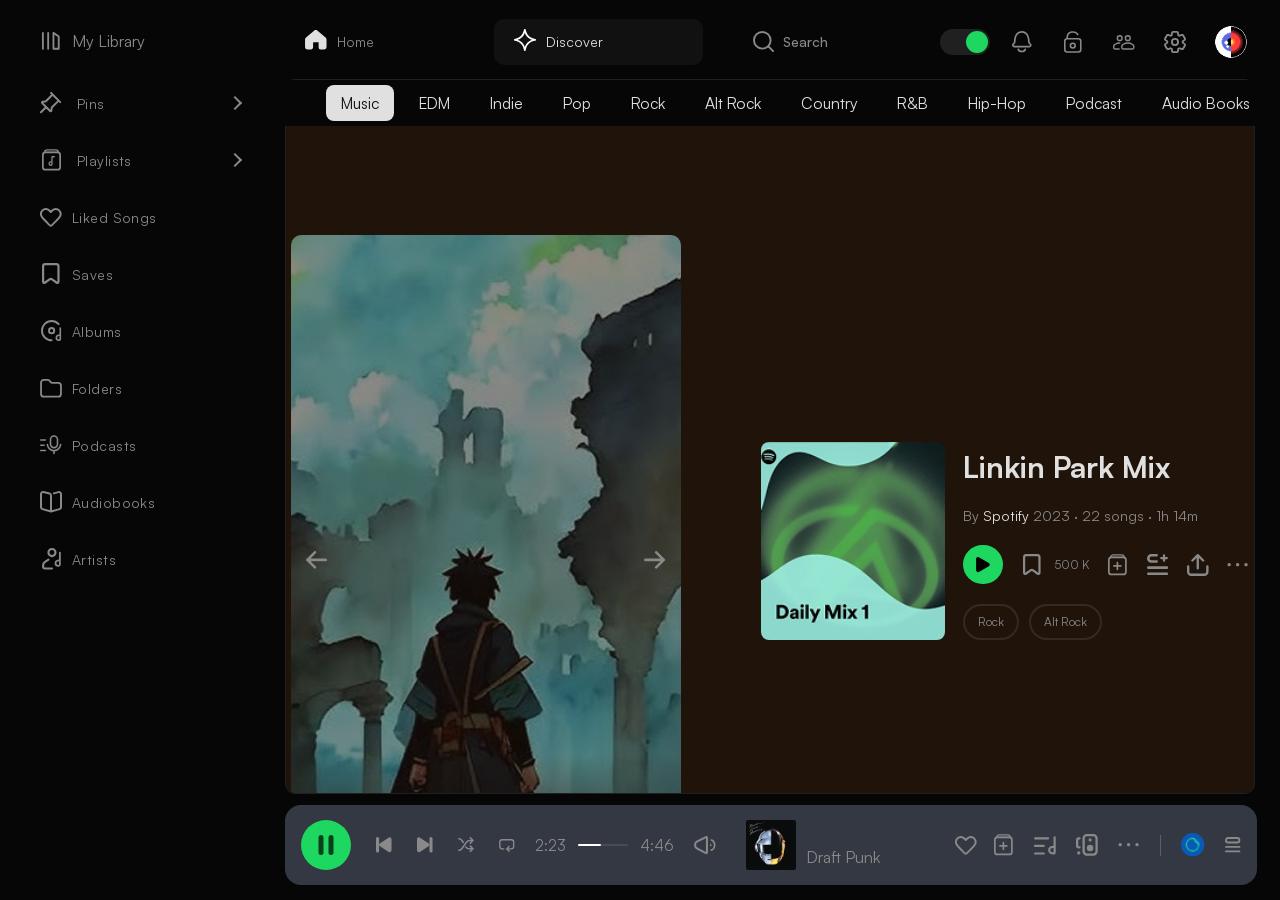
<file: pages/discover.html>
<!doctype html>
<html lang="en">
	<head>
		<meta charset="UTF-8" />
		<meta name="viewport" content="width=device-width, initial-scale=1.0" />
		<meta name="author" content="MPG Team" />
		<meta
			name="description"
			content="This is Georgian Spotify Template created by MPG Team"
		/>
		<link rel="stylesheet" href="../assets/styles/style.css" />
		<link rel="icon" href="../assets/img/favicon.ico" type="image/x-icon" />
		<title>Discover - Georgian Spotify - Project by MPG Team</title>
	</head>
	<body class="app discover">
		<header class="header">
			<div class="header-wrapper">
				<!-- desktop -->
				<nav class="navigation">
					<ul class="top-nav-ul left-ul">
						<li>
							<a href="../index.html">
								<div class="img-div">
									<i class="icons icon-home"></i>
								</div>
								Home
							</a>
						</li>
						<li>
							<a class="active" href="./discover.html">
								<div class="img-div">
									<i class="icons icon-discover"></i>
								</div>

								<span>Discover</span>
							</a>
						</li>
						<li>
							<form action="./search.html">
								<div class="img-div search-wrapper">
									<label for="search">
										<i class="icons icon-search"></i>
									</label>
									<input
										id="search"
										type="search"
										placeholder="Search"
									/>
								</div>
							</form>
						</li>
					</ul>
				</nav>
				<nav class="side-nav top-nav">
					<ul class="top-nav-ul">
						<li>
							<div
								class="theme-toggle dark"
								id="theme-toggle"
							></div>
						</li>
						<li>
							<a href="#">
								<i class="icons icon-notification"></i>
							</a>
						</li>
						<li>
							<a href="#">
								<i class="icons icon-lock"></i>
							</a>
						</li>
						<li>
							<a href="#">
								<i class="icons icon-users"></i>
							</a>
						</li>
						<li>
							<a href="#">
								<i class="icons icon-settings"></i>
							</a>
						</li>
						<li class="no-hover">
							<a href="./profile.html">
								<img
									src="../assets/img/icons/user.svg"
									alt="Profile"
								/>
							</a>
						</li>
					</ul>
				</nav>
			</div>
			<!-- Mobile navigation -->
			<nav class="mobile-nav">
				<a href="../index.html">
					<i class="icons icon-home-inactive icon-green"></i>
					Home
				</a>
				<a class="active" href="./discover.html">
					<i class="icons icon-discover icon-green"></i>
					Discover
				</a>
				<a href="./search.html">
					<i class="icons icon-search icon-green"></i>
					Search
				</a>
				<a href="./library.html">
					<i class="icons icon-library icon-green"></i>
					Library
				</a>
				<a href="./profile.html">
					<i class="icons icon-me icon-green"></i>
					Me
				</a>
			</nav>
		</header>
		<aside class="sidebar">
			<div class="sidebar-heading">
				<a href="./library.html"
					><i class="icons icon-library"></i> My Library</a
				>
			</div>
			<nav class="sidebar-menu">
				<ul>
					<li>
						<details class="nav__dropdown">
							<summary class="nav__link">
								<i class="icons icon-pin"></i>
								Pins
							</summary>
							<ul class="nav__sub">
								<li><a href="./album.html">Albums</a></li>
								<li>
									<a href="./artist.html">Artists</a>
								</li>
								<li>
									<a href="./playlist.html">Playlists</a>
								</li>
							</ul>
						</details>
					</li>
					<li>
						<details class="nav__dropdown">
							<summary class="nav__link">
								<i class="icons icon-playlist"></i>
								Playlists
							</summary>
							<ul class="nav__sub">
								<li><a href="./album.html">Albums</a></li>
								<li>
									<a href="./artist.html">Artists</a>
								</li>
								<li>
									<a href="./playlist.html">Playlists</a>
								</li>
							</ul>
						</details>
					</li>
					<li>
						<a href="./song.html">
							<i class="icons icon-hearth"></i>
							<span>Liked Songs</span>
						</a>
					</li>
					<li>
						<a href="#">
							<i class="icons icon-bookmark"></i>
							<span>Saves</span>
						</a>
					</li>
					<li>
						<a href="./album.html">
							<i class="icons icon-album"></i>
							<span>Albums</span>
						</a>
					</li>
					<li>
						<a href="#">
							<i class="icons icon-folder"></i>
							<span>Folders</span>
						</a>
					</li>
					<li>
						<a href="./podcast.html">
							<i class="icons icon-podcast"></i>
							<span>Podcasts</span>
						</a>
					</li>
					<li>
						<a href="#">
							<i class="icons icon-audiobook"></i>
							<span>Audiobooks</span>
						</a>
					</li>
					<li>
						<a href="./artist.html">
							<i class="icons icon-artists"></i>
							<span>Artists</span>
						</a>
					</li>
				</ul>
			</nav>
		</aside>
		<main class="main main-discover no-pd">
			<div class="main-inner no-pd">
				<header class="discover-filters-wrapper">
					<!-- Discover Desktop nav bar -->
					<div class="filters-nav hide-mob">
						<nav class="radio-nav-desk">
							<ul>
								<li><a href="#" class="active">Music</a></li>
								<li><a href="#">EDM</a></li>
								<li><a href="#">Indie</a></li>
								<li><a href="#">Pop</a></li>
								<li><a href="#">Rock</a></li>
								<li><a href="#">Alt Rock</a></li>
								<li><a href="#">Country</a></li>
								<li><a href="#">R&B</a></li>
								<li><a href="#">Hip-Hop</a></li>
								<li><a href="#">Podcast</a></li>
								<li><a href="#">Audio Books</a></li>
							</ul>
						</nav>
					</div>
					<!-- Discover page Mobile Navbar -->
					<div class="mobile-filters">
						<div class="radio-nav">
							<input type="radio" name="genre" id="audioBooks" />
							<label for="audioBooks">Audio Books</label>

							<input type="radio" name="genre" id="podcast" />
							<label for="podcast">Podcast</label>

							<input type="radio" name="genre" id="music" />
							<label for="music">Music</label>

							<input type="radio" name="genre" id="edm" />
							<label for="edm">EDM</label>

							<input type="radio" name="genre" id="indie" />
							<label for="indie">Indie</label>

							<input type="radio" name="genre" id="pop" />
							<label for="pop">Pop</label>

							<input type="radio" name="genre" id="rock" />
							<label for="rock">Rock</label>

							<input type="radio" name="genre" id="altRock" />
							<label for="altRock">Alt Rock</label>

							<input type="radio" name="genre" id="country" />
							<label for="country">Country</label>

							<input type="radio" name="genre" id="rb" />
							<label for="rb">R&B</label>

							<input type="radio" name="genre" id="hiphop" />
							<label for="hiphop">Hip-Hop</label>
						</div>
					</div>
				</header>

				<!-- Desktop wrapper -->
				<section class="section-wrapper-discover">
					<div class="content-container">
						<div class="song-container">
							<a class="scroll-left" href="#">
								<i class="icons icon-arrow-left"></i>
							</a>
							<img
								class="main-img"
								src="../assets/img/discover/Linkin-Park-Mix.jpg"
								alt="Linkin Park Mix"
							/>
							<a class="scroll-right" href="#">
								<i class="icons icon-arrow-right-big"></i>
							</a>
							<div class="scrolls-desktop">
								<div class="scroll-bar"></div>
								<div class="scroll-bar"></div>
								<div class="scroll-bar"></div>
								<div class="scroll-bar"></div>
							</div>
						</div>
						<div class="description-wrapper">
							<article class="description-container">
								<figure>
									<img
										class="song-img"
										src="../assets/img/covers/cover_2.png"
										alt="Linkin Park Mix"
									/>
								</figure>
								<div class="description">
									<h2>Linkin Park Mix</h2>
									<p>
										By <span>Spotify</span> 2023 &middot; 22
										songs &middot; 1h 14m
									</p>
									<ul class="buttons">
										<li>
											<button class="play-btn">
												<i
													class="icons icon-play-black icon-sm"
												></i>
											</button>
										</li>
										<li>
											<button class="icon-btn">
												<i
													class="icons icon-bookmark"
												></i>
												500 K
											</button>
										</li>
										<li>
											<button class="icon-btn">
												<i
													class="icons icon-add-playlist"
												></i>
											</button>
										</li>
										<li>
											<button class="icon-btn">
												<i
													class="icons icon-add-album"
												></i>
											</button>
										</li>
										<li>
											<button class="icon-btn">
												<i
													class="icons icon-upload"
												></i>
											</button>
										</li>
										<li>
											<button class="icon-btn">
												<i class="icons icon-dots"></i>
											</button>
										</li>
									</ul>
									<ul class="genres">
										<li>Rock</li>
										<li>Alt Rock</li>
									</ul>
								</div>
							</article>
						</div>
					</div>
					<div class="content-container">
						<div class="song-container">
							<a class="scroll-left" href="#">
								<i class="icons icon-arrow-left"></i>
							</a>

							<img
								class="main-img"
								src="../assets/img/discover/get-Lucky.jpg"
								alt="Duft-punk Mix"
							/>
							<a class="scroll-right" href="#">
								<i class="icons icon-arrow-right-big"></i>
							</a>
							<div class="scrolls-desktop">
								<div class="scroll-bar"></div>
								<div class="scroll-bar"></div>
								<div class="scroll-bar"></div>
							</div>
						</div>
						<div class="description-wrapper">
							<article class="description-container">
								<figure>
									<img
										class="song-img"
										src="../assets/img/covers/cover_12.png"
										alt="Daft Punk Mix"
									/>
								</figure>
								<div class="description">
									<h2>Daft Punk Mix</h2>
									<p>
										By <span>Daft Punk</span> 2013 &middot;
										6:05
									</p>
									<ul class="buttons">
										<li>
											<button class="play-btn">
												<i
													class="icons icon-play-black icon-sm"
												></i>
											</button>
										</li>
										<li>
											<button class="icon-btn">
												<i
													class="icons icon-bookmark"
												></i>
												500 K
											</button>
										</li>
										<li>
											<button class="icon-btn">
												<i
													class="icons icon-add-playlist"
												></i>
											</button>
										</li>
										<li>
											<button class="icon-btn">
												<i
													class="icons icon-add-album"
												></i>
											</button>
										</li>
										<li>
											<button class="icon-btn">
												<i
													class="icons icon-upload"
												></i>
											</button>
										</li>
										<li>
											<button class="icon-btn">
												<i class="icons icon-dots"></i>
											</button>
										</li>
									</ul>
									<ul class="genres">
										<li>Rock</li>
										<li>Alt Rock</li>
									</ul>
								</div>
							</article>
						</div>
					</div>
					<div class="content-container">
						<div class="song-container">
							<a class="scroll-left" href="#">
								<i class="icons icon-arrow-left"></i>
							</a>

							<img
								class="main-img"
								src="../assets/img/discover/get-Lucky.jpg"
								alt="Duft-punk Mix"
							/>
							<a class="scroll-right" href="#">
								<i class="icons icon-arrow-right-big"></i>
							</a>
							<div class="scrolls-desktop">
								<div class="scroll-bar"></div>
								<div class="scroll-bar"></div>
								<div class="scroll-bar"></div>
							</div>
						</div>
						<div class="description-wrapper">
							<article class="description-container">
								<figure>
									<img
										class="song-img"
										src="../assets/img/covers/cover_12.png"
										alt="Daft Punk Mix"
									/>
								</figure>
								<div class="description">
									<h2>Daft Punk Mix</h2>
									<p>
										By <span>Daft Punk</span> 2013 &middot;
										6:05
									</p>
									<ul class="buttons">
										<li>
											<button class="play-btn">
												<i
													class="icons icon-play-black icon-sm"
												></i>
											</button>
										</li>
										<li>
											<button class="icon-btn">
												<i
													class="icons icon-bookmark"
												></i>
												500 K
											</button>
										</li>
										<li>
											<button class="icon-btn">
												<i
													class="icons icon-add-playlist"
												></i>
											</button>
										</li>
										<li>
											<button class="icon-btn">
												<i
													class="icons icon-add-album"
												></i>
											</button>
										</li>
										<li>
											<button class="icon-btn">
												<i
													class="icons icon-upload"
												></i>
											</button>
										</li>
										<li>
											<button class="icon-btn">
												<i class="icons icon-dots"></i>
											</button>
										</li>
									</ul>
									<ul class="genres">
										<li>Rock</li>
										<li>Alt Rock</li>
									</ul>
								</div>
							</article>
						</div>
					</div>
					<div class="content-container">
						<div class="song-container">
							<a class="scroll-left" href="#">
								<i class="icons icon-arrow-left"></i>
							</a>
							<img
								class="main-img"
								src="../assets/img/discover/Linkin-Park-Mix.jpg"
								alt="Linkin Park Mix"
							/>
							<a class="scroll-right" href="#">
								<i class="icons icon-arrow-right-big"></i>
							</a>
							<div class="scrolls-desktop">
								<div class="scroll-bar"></div>
							</div>
						</div>
						<div class="description-wrapper">
							<article class="description-container">
								<figure>
									<img
										class="song-img"
										src="../assets/img/covers/cover_2.png"
										alt="Linkin Park Mix"
									/>
								</figure>
								<div class="description">
									<h2>Linkin Park Mix</h2>
									<p>
										By <span>Spotify</span> 2023 &middot; 22
										songs &middot; 1h 14m
									</p>
									<ul class="buttons">
										<li>
											<button class="play-btn">
												<i
													class="icons icon-play-black icon-sm"
												></i>
											</button>
										</li>
										<li>
											<button class="icon-btn">
												<i
													class="icons icon-bookmark"
												></i>
												500 K
											</button>
										</li>
										<li>
											<button class="icon-btn">
												<i
													class="icons icon-add-playlist"
												></i>
											</button>
										</li>
										<li>
											<button class="icon-btn">
												<i
													class="icons icon-add-album"
												></i>
											</button>
										</li>
										<li>
											<button class="icon-btn">
												<i
													class="icons icon-upload"
												></i>
											</button>
										</li>
										<li>
											<button class="icon-btn">
												<i class="icons icon-dots"></i>
											</button>
										</li>
									</ul>
									<ul class="genres">
										<li>Rock</li>
										<li>Alt Rock</li>
									</ul>
								</div>
							</article>
						</div>
					</div>
					<div class="content-container">
						<div class="song-container">
							<a class="scroll-left" href="#">
								<i class="icons icon-arrow-left"></i>
							</a>

							<img
								class="main-img"
								src="../assets/img/discover/get-Lucky.jpg"
								alt="Duft-punk Mix"
							/>
							<a class="scroll-right" href="#">
								<i class="icons icon-arrow-right-big"></i>
							</a>
							<div class="scrolls-desktop">
								<div class="scroll-bar"></div>
								<div class="scroll-bar"></div>
							</div>
						</div>
						<div class="description-wrapper">
							<article class="description-container">
								<figure>
									<img
										class="song-img"
										src="../assets/img/covers/cover_12.png"
										alt="Daft Punk Mix"
									/>
								</figure>
								<div class="description">
									<h2>Daft Punk Mix</h2>
									<p>
										By <span>Daft Punk</span> 2013 &middot;
										6:05
									</p>
									<ul class="buttons">
										<li>
											<button class="play-btn">
												<i
													class="icons icon-play-black icon-sm"
												></i>
											</button>
										</li>
										<li>
											<button class="icon-btn">
												<i
													class="icons icon-bookmark"
												></i>
												500 K
											</button>
										</li>
										<li>
											<button class="icon-btn">
												<i
													class="icons icon-add-playlist"
												></i>
											</button>
										</li>
										<li>
											<button class="icon-btn">
												<i
													class="icons icon-add-album"
												></i>
											</button>
										</li>
										<li>
											<button class="icon-btn">
												<i
													class="icons icon-upload"
												></i>
											</button>
										</li>
										<li>
											<button class="icon-btn">
												<i class="icons icon-dots"></i>
											</button>
										</li>
									</ul>
									<ul class="genres">
										<li>Rock</li>
										<li>Alt Rock</li>
									</ul>
								</div>
							</article>
						</div>
					</div>
				</section>
				<!-- Mobile container for -->
				<section class="mobile-wrapper">
					<div class="content-wrapper">
						<aside class="right-fixed">
							<div class="block relative">
								<img
									class="main-img"
									src="../assets/img/discover/grn-img.svg"
									alt="Album img"
								/>
								<a class="add-symbol" href="#">
									<i class="icons icon-plus icon-xxxs"></i>
								</a>
								<span>8 M</span>
							</div>
							<div class="block">
								<a href="#" class="icon-parent">
									<i class="icons icon-bookmark"></i>
								</a>
								<span>500 K</span>
							</div>
							<div class="block">
								<a href="#" class="icon-parent">
									<i class="icons icon-add-music"></i>
								</a>
							</div>
							<div class="block">
								<a href="#" class="icon-parent">
									<i class="icons icon-upload"></i>
								</a>
							</div>
							<div class="block">
								<a href="#" class="icon-parent">
									<i class="icons icon-dots"></i>
								</a>
							</div>
						</aside>
						<div class="bottom-container">
							<div class="genre">
								<span>Rock</span>
								<span>Alt Rock</span>
							</div>
							<div class="music">
								<a href="#">
									<img
										src="../assets/img/covers/cover_2.png"
										alt="Album"
									/>
								</a>
								<div class="description">
									<h6>Linkin Park Mix</h6>
									<span>Spotify</span>
								</div>
							</div>
							<div class="scrolls">
								<div class="scroll-bar"></div>
								<div class="scroll-bar"></div>
							</div>
						</div>
					</div>
					<div class="content-wrapper">
						<aside class="right-fixed">
							<div class="block relative">
								<img
									class="main-img"
									src="../assets/img/discover/daft-punk.svg"
									alt="Album img"
								/>
								<a class="add-symbol" href="#">
									<i class="icons icon-plus icon-xxxs"></i>
								</a>
								<span>8 M</span>
							</div>
							<div class="block">
								<a href="#" class="icon-parent">
									<i class="icons icon-bookmark"></i>
								</a>
								<span>500 K</span>
							</div>
							<div class="block">
								<a href="#" class="icon-parent">
									<i class="icons icon-add-music"></i>
								</a>
							</div>
							<div class="block">
								<a href="#" class="icon-parent">
									<i class="icons icon-upload"></i>
								</a>
							</div>
							<div class="block">
								<a href="#" class="icon-parent">
									<i class="icons icon-dots"></i>
								</a>
							</div>
						</aside>
						<div class="bottom-container">
							<div class="genre">
								<span>Rock</span>
								<span>Alt Rock</span>
							</div>
							<div class="music">
								<a href="#">
									<img
										src="../assets/img/covers/small_cover.png"
										alt="Album"
									/>
								</a>
								<div class="description">
									<h6>Get Lucky</h6>
									<span>Duft Punk</span>
								</div>
							</div>
							<div class="scrolls">
								<div class="scroll-bar"></div>
								<div class="scroll-bar"></div>
								<div class="scroll-bar"></div>
							</div>
						</div>
					</div>
					<div class="content-wrapper">
						<aside class="right-fixed">
							<div class="block relative">
								<img
									class="main-img"
									src="../assets/img/discover/daft-punk.svg"
									alt="Album img"
								/>
								<a class="add-symbol" href="#">
									<i class="icons icon-plus icon-xxxs"></i>
								</a>
								<span>8 M</span>
							</div>
							<div class="block">
								<a href="#" class="icon-parent">
									<i class="icons icon-bookmark"></i>
								</a>
								<span>500 K</span>
							</div>
							<div class="block">
								<a href="#" class="icon-parent">
									<i class="icons icon-add-music"></i>
								</a>
							</div>
							<div class="block">
								<a href="#" class="icon-parent">
									<i class="icons icon-upload"></i>
								</a>
							</div>
							<div class="block">
								<a href="#" class="icon-parent">
									<i class="icons icon-dots"></i>
								</a>
							</div>
						</aside>
						<div class="bottom-container">
							<div class="genre">
								<span>Rock</span>
								<span>Alt Rock</span>
							</div>
							<div class="music">
								<a href="#">
									<img
										src="../assets/img/covers/cover_12.png"
										alt="Album"
									/>
								</a>
								<div class="description">
									<h6>Duft Punk Mix</h6>
									<span>Spotify</span>
								</div>
							</div>
							<div class="scrolls">
								<div class="scroll-bar"></div>
								<div class="scroll-bar"></div>
								<div class="scroll-bar"></div>
								<div class="scroll-bar"></div>
							</div>
						</div>
					</div>
					<div class="content-wrapper">
						<aside class="right-fixed">
							<div class="block relative">
								<img
									class="main-img"
									src="../assets/img/discover/grn-img.svg"
									alt="Album img"
								/>
								<a class="add-symbol" href="#">
									<i class="icons icon-plus icon-xxxs"></i>
								</a>
								<span>8 M</span>
							</div>
							<div class="block">
								<a href="#" class="icon-parent">
									<i class="icons icon-bookmark"></i>
								</a>
								<span>500 K</span>
							</div>
							<div class="block">
								<a href="#" class="icon-parent">
									<i class="icons icon-add-music"></i>
								</a>
							</div>
							<div class="block">
								<a href="#" class="icon-parent">
									<i class="icons icon-upload"></i>
								</a>
							</div>
							<div class="block">
								<a href="#" class="icon-parent">
									<i class="icons icon-dots"></i>
								</a>
							</div>
						</aside>
						<div class="bottom-container">
							<div class="genre">
								<span>Rock</span>
								<span>Alt Rock</span>
							</div>
							<div class="music">
								<a href="#">
									<img
										src="../assets/img/covers/cover_2.png"
										alt="Album"
									/>
								</a>
								<div class="description">
									<h6>Linkin Park Mix</h6>
									<span>Spotify</span>
								</div>
							</div>
							<div class="scrolls">
								<div class="scroll-bar"></div>
								<div class="scroll-bar"></div>
							</div>
						</div>
					</div>
					<div class="content-wrapper">
						<aside class="right-fixed">
							<div class="block relative">
								<img
									class="main-img"
									src="../assets/img/discover/grn-img.svg"
									alt="Album img"
								/>
								<a class="add-symbol" href="#">
									<i class="icons icon-plus icon-xxxs"></i>
								</a>
								<span>8 M</span>
							</div>
							<div class="block">
								<a href="#" class="icon-parent">
									<i class="icons icon-bookmark"></i>
								</a>
								<span>500 K</span>
							</div>
							<div class="block">
								<a href="#" class="icon-parent">
									<i class="icons icon-add-music"></i>
								</a>
							</div>
							<div class="block">
								<a href="#" class="icon-parent">
									<i class="icons icon-upload"></i>
								</a>
							</div>
							<div class="block">
								<a href="#" class="icon-parent">
									<i class="icons icon-dots"></i>
								</a>
							</div>
						</aside>
						<div class="bottom-container">
							<div class="genre">
								<span>Rock</span>
								<span>Alt Rock</span>
							</div>
							<div class="music">
								<a href="#">
									<img
										src="../assets/img/covers/cover_2.png"
										alt="Album"
									/>
								</a>
								<div class="description">
									<h6>Linkin Park Mix</h6>
									<span>Spotify</span>
								</div>
							</div>
							<div class="scrolls">
								<div class="scroll-bar"></div>
								<div class="scroll-bar"></div>
								<div class="scroll-bar"></div>
								<div class="scroll-bar"></div>
							</div>
						</div>
					</div>
					<div class="content-wrapper">
						<aside class="right-fixed">
							<div class="block relative">
								<img
									class="main-img"
									src="../assets/img/discover/grn-img.svg"
									alt="Album img"
								/>
								<a class="add-symbol" href="#">
									<i class="icons icon-plus icon-xxxs"></i>
								</a>
								<span>8 M</span>
							</div>
							<div class="block">
								<a href="#" class="icon-parent">
									<i class="icons icon-bookmark"></i>
								</a>
								<span>500 K</span>
							</div>
							<div class="block">
								<a href="#" class="icon-parent">
									<i class="icons icon-add-music"></i>
								</a>
							</div>
							<div class="block">
								<a href="#" class="icon-parent">
									<i class="icons icon-upload"></i>
								</a>
							</div>
							<div class="block">
								<a href="#" class="icon-parent">
									<i class="icons icon-dots"></i>
								</a>
							</div>
						</aside>
						<div class="bottom-container">
							<div class="genre">
								<span>Rock</span>
								<span>Alt Rock</span>
							</div>
							<div class="music">
								<a href="#">
									<img
										src="../assets/img/covers/cover_2.png"
										alt="Album"
									/>
								</a>
								<div class="description">
									<h6>Linkin Park Mix</h6>
									<span>Spotify</span>
								</div>
							</div>
							<div class="scrolls">
								<div class="scroll-bar"></div>
								<div class="scroll-bar"></div>
								<div class="scroll-bar"></div>
							</div>
						</div>
					</div>
				</section>
			</div>
		</main>
		<aside class="activity">
			<div class="main-inner">
				<section class="section-wrapper">
					<div class="content-wrapper">
						<div class="section-title">
							<h4>Friends Activity</h4>
							<div class="slide-controls">
								<a href="#"
									><i class="icons icon-add-friend"></i
								></a>
								<a href="#"><i class="icons icon-close"></i></a>
							</div>
						</div>
						<div class="activity-content">
							<div class="activity-details">
								<div class="activity-icon">
									<img
										src="../assets/img/users/user_1.png"
										alt=""
									/>
								</div>
								<div class="activity-summary">
									<span class="title"
										>FriendlyMusicListener</span
									>
									<div class="description">
										<div class="activity-time now">
											<span class="now-bar"></span>
										</div>
										<div class="artist-information">
											<span class="album"
												>Goosebumps
											</span>
											<span class="artist"
												>Travis Scott</span
											>
										</div>
									</div>
								</div>
							</div>
							<div class="activity-details">
								<div class="activity-icon">
									<img
										src="../assets/img/users/user_2.png"
										alt=""
									/>
								</div>
								<div class="activity-summary">
									<span class="title"
										>AverageMusicEnjoyer</span
									>
									<div class="description">
										<div class="activity-time now">
											<span class="now-bar"></span>
										</div>
										<div class="artist-information">
											<span class="album"
												>Get Lucky
											</span>
											<span class="artist"
												>Daft Punk</span
											>
										</div>
									</div>
								</div>
							</div>
							<div class="activity-details">
								<div class="activity-icon">
									<img
										src="../assets/img/users/user_3.png"
										alt=""
									/>
								</div>
								<div class="activity-summary">
									<span class="title">MusicEnthusiast</span>
									<div class="description">
										<div class="activity-time">
											<span>1h</span>
										</div>
										<div class="artist-information">
											<span class="album">would he </span>
											<span class="artist">joji</span>
										</div>
									</div>
								</div>
							</div>
							<div class="activity-details">
								<div class="activity-icon">
									<img
										src="../assets/img/users/user_4.png"
										alt=""
									/>
								</div>
								<div class="activity-summary">
									<span class="title">IListenToMusic56</span>
									<div class="description">
										<div class="activity-time">
											<span>6h</span>
										</div>
										<div class="artist-information">
											<span class="album">Rockstar </span>
											<span class="artist"
												>Post Malone</span
											>
										</div>
									</div>
								</div>
							</div>
						</div>
					</div>
				</section>
			</div>
		</aside>
		<footer class="player hide-mob discovery-footer">
			<div class="player-wrapper">
				<img src="../assets/img/albums/album_1.png" alt="Draft Punk" />

				<div class="music-title-author-wrapper">
					<a href="./now-playing-text.html" class="scrolling-text"
						>Get Lucky (feat. Pharrell Williams and Nile Rodgers)</a
					>
					<a href="./now-playing.html" class="scrolling-text-band"
						>Draft Punk</a
					>
				</div>
			</div>

			<div class="player-icons">
				<i class="icons icon-add-playlist icon-sm"></i>
				<img
					src="../assets/img/icons/player/play.svg"
					alt="play"
					class="play"
				/>
			</div>

			<div class="music-progress-bar"></div>

			<div class="advanced-player">
				<div class="advanced-player-wrapper">
					<div class="stop-button-wrapper">
						<img
							src="../assets/img/icons/player/pause.svg"
							alt="pause"
							class="pause"
						/>
					</div>
					<i class="icons icon-prev icon-sm"></i>
					<i class="icons icon-next icon-sm"></i>
					<i class="icons icon-shuffle icon-sm"></i>
					<i class="icons icon-repeat icon-sm"></i>
				</div>

				<div class="advanced-player-music-time-line">
					<p>2:23</p>
					<div class="advanced-music-progress-bar"></div>
					<p>4:46</p>
				</div>

				<i class="icons icon-volume"></i>
			</div>

			<div class="advanced-player-icons">
				<div class="wrapper-icons">
					<i class="icons icon-hearth"></i>
					<i class="icons icon-add-playlist"></i>
				</div>
				<a href="./now-playing-music-section.html"
					><i class="icons icon-list"></i
				></a>
				<i class="icons icon-devices"></i>
				<i class="icons icon-dots"></i>
				<hr />
				<i class="icons icon-player_blue_icon icon-md"></i>
				<i class="icons icon-order icon-sm"></i>
			</div>
		</footer>
		<script src="../assets/js/main.js"></script>
	</body>
</html>
</file>
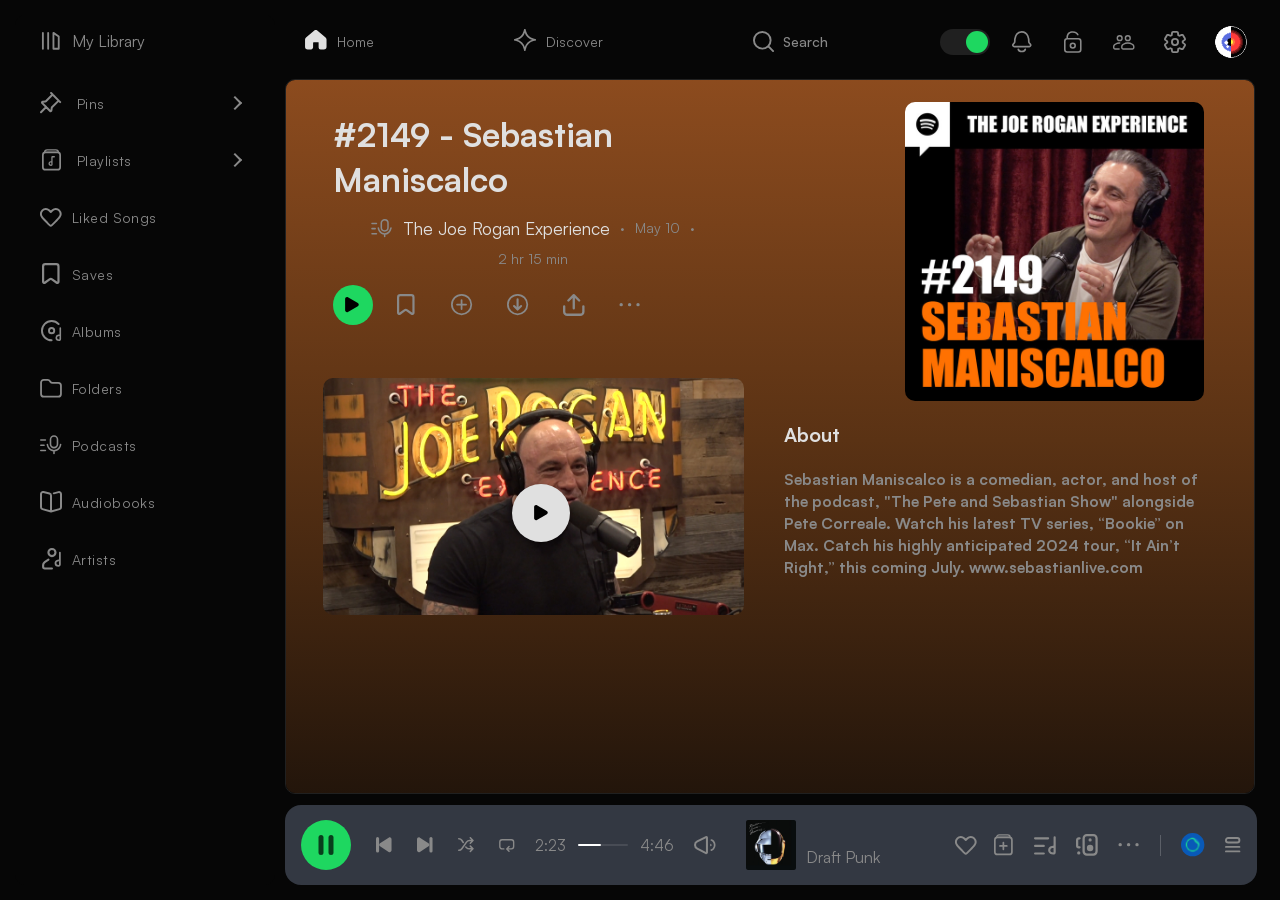
<file: pages/episode.html>
<!doctype html>
<html lang="en">
	<head>
		<meta charset="UTF-8" />
		<meta name="viewport" content="width=device-width, initial-scale=1.0" />
		<meta name="author" content="MPG Team" />
		<meta
			name="description"
			content="This is Georgian Spotify Template created by MPG Team"
		/>
		<link rel="stylesheet" href="../assets/styles/style.css" />
		<link rel="icon" href="../assets/img/favicon.ico" type="image/x-icon" />
		<title>Episode - Georgian Spotify - Project by MPG Team</title>
	</head>
	<body class="app">
		<header class="header">
			<div class="header-wrapper">
				<!-- desktop -->
				<nav class="navigation">
					<ul class="top-nav-ul left-ul">
						<li>
							<a href="../index.html">
								<div class="img-div">
									<i class="icons icon-home"></i>
								</div>
								Home
							</a>
						</li>
						<li>
							<a href="./discover.html">
								<div class="img-div">
									<i class="icons icon-discover"></i>
								</div>

								<span>Discover</span>
							</a>
						</li>
						<li>
							<form action="./search.html">
								<div class="img-div search-wrapper">
									<label for="search">
										<i class="icons icon-search"></i>
									</label>
									<input
										id="search"
										type="search"
										placeholder="Search"
									/>
								</div>
							</form>
						</li>
					</ul>
				</nav>
				<nav class="side-nav top-nav">
					<ul class="top-nav-ul">
						<li>
							<div
								class="theme-toggle dark"
								id="theme-toggle"
							></div>
						</li>
						<li>
							<a href="#">
								<i class="icons icon-notification"></i>
							</a>
						</li>
						<li>
							<a href="#">
								<i class="icons icon-lock"></i>
							</a>
						</li>
						<li>
							<a href="#">
								<i class="icons icon-users"></i>
							</a>
						</li>
						<li>
							<a href="#">
								<i class="icons icon-settings"></i>
							</a>
						</li>
						<li class="no-hover">
							<a href="./profile.html">
								<img
									src="../assets/img/icons/user.svg"
									alt="Profile"
								/>
							</a>
						</li>
					</ul>
				</nav>
			</div>
			<!-- Mobile navigation -->
			<nav class="mobile-nav">
				<a href="../index.html">
					<i class="icons icon-home-inactive icon-green"></i>
					Home
				</a>
				<a href="./discover.html">
					<i class="icons icon-discover icon-green"></i>
					Discover
				</a>
				<a href="./search.html">
					<i class="icons icon-search icon-green"></i>
					Search
				</a>
				<a href="./library.html">
					<i class="icons icon-library icon-green"></i>
					Library
				</a>
				<a href="./profile.html">
					<i class="icons icon-me icon-green"></i>
					Me
				</a>
			</nav>
		</header>
		<aside class="sidebar">
			<div class="sidebar-heading">
				<a href="./library.html"
					><i class="icons icon-library"></i> My Library</a
				>
			</div>
			<nav class="sidebar-menu">
				<ul>
					<li>
						<details class="nav__dropdown">
							<summary class="nav__link">
								<i class="icons icon-pin"></i>
								Pins
							</summary>
							<ul class="nav__sub">
								<li><a href="./album.html">Albums</a></li>
								<li>
									<a href="./artist.html">Artists</a>
								</li>
								<li>
									<a href="./playlist.html">Playlists</a>
								</li>
							</ul>
						</details>
					</li>
					<li>
						<details class="nav__dropdown">
							<summary class="nav__link">
								<i class="icons icon-playlist"></i>
								Playlists
							</summary>
							<ul class="nav__sub">
								<li><a href="./album.html">Albums</a></li>
								<li>
									<a href="./artist.html">Artists</a>
								</li>
								<li>
									<a href="./playlist.html">Playlists</a>
								</li>
							</ul>
						</details>
					</li>
					<li>
						<a href="./song.html">
							<i class="icons icon-hearth"></i>
							<span>Liked Songs</span>
						</a>
					</li>
					<li>
						<a href="#">
							<i class="icons icon-bookmark"></i>
							<span>Saves</span>
						</a>
					</li>
					<li>
						<a href="./album.html">
							<i class="icons icon-album"></i>
							<span>Albums</span>
						</a>
					</li>
					<li>
						<a href="#">
							<i class="icons icon-folder"></i>
							<span>Folders</span>
						</a>
					</li>
					<li>
						<a href="./podcast.html">
							<i class="icons icon-podcast"></i>
							<span>Podcasts</span>
						</a>
					</li>
					<li>
						<a href="#">
							<i class="icons icon-audiobook"></i>
							<span>Audiobooks</span>
						</a>
					</li>
					<li>
						<a href="./artist.html">
							<i class="icons icon-artists"></i>
							<span>Artists</span>
						</a>
					</li>
				</ul>
			</nav>
		</aside>
		<main class="main main-episode no-pd">
			<div class="main-inner no-pd">
				<!-- Desktop wrapper -->
				<section class="section-wrapper-episode">
					<div class="episode-wrapper">
						<div class="episode-headings">
							<h3>#2149 - Sebastian Maniscalco</h3>
							<div class="subtitle">
								<i class="icons icon-list_microphone-small"></i>
								<p>The Joe Rogan Experience</p>
								&middot; <span>May 10</span> &middot;
								<span>2 hr 15 min</span>
							</div>
							<div class="episode-buttons-wrapper">
								<a
									href="./now-playing.html"
									class="playing-now"
								>
									<i
										class="icons icon-play-black icon-sm"
									></i>
								</a>
								<a href="#">
									<i class="icons icon-bookmark"></i>
								</a>
								<a href="#">
									<i class="icons icon-add-rounded"></i>
								</a>
								<a href="#">
									<i class="icons icon-download"></i>
								</a>
								<a href="#">
									<i class="icons icon-upload"></i>
								</a>
								<a href="#">
									<i class="icons icon-dots"></i>
								</a>
							</div>
						</div>
						<div class="about-episode">
							<img
								src="../assets/img/podcasts/Sebastian-Maniscalco.svg"
								alt="Sebastian Maniscalco"
							/>
							<div class="episode-info">
								<h4>About</h4>
								<p>
									Sebastian Maniscalco is a comedian, actor,
									and host of the podcast, "The Pete and
									Sebastian Show" alongside Pete Correale.
									Watch his latest TV series, “Bookie” on Max.
									Catch his highly anticipated 2024 tour, “It
									Ain’t Right,” this coming July.
									www.sebastianlive.com
								</p>
							</div>
						</div>
						<div class="episodes-wrapper">
							<div class="episode-video">
								<!-- <div class="video"> -->
								<button>
									<i
										class="icons icon-play-black icon-sm"
									></i>
								</button>
								<!-- </div> -->
							</div>
						</div>
					</div>
				</section>
			</div>
		</main>
		<aside class="activity">
			<div class="main-inner">
				<section class="section-wrapper">
					<div class="content-wrapper">
						<div class="section-title">
							<h4>Friends Activity</h4>
							<div class="slide-controls">
								<a href="#"
									><i class="icons icon-add-friend"></i
								></a>
								<a href="#"><i class="icons icon-close"></i></a>
							</div>
						</div>
						<div class="activity-content">
							<div class="activity-details">
								<div class="activity-icon">
									<img
										src="../assets/img/users/user_1.png"
										alt=""
									/>
								</div>
								<div class="activity-summary">
									<span class="title"
										>FriendlyMusicListener</span
									>
									<div class="description">
										<div class="activity-time now">
											<span class="now-bar"></span>
										</div>
										<div class="artist-information">
											<span class="album"
												>Goosebumps
											</span>
											<span class="artist"
												>Travis Scott</span
											>
										</div>
									</div>
								</div>
							</div>
							<div class="activity-details">
								<div class="activity-icon">
									<img
										src="../assets/img/users/user_2.png"
										alt=""
									/>
								</div>
								<div class="activity-summary">
									<span class="title"
										>AverageMusicEnjoyer</span
									>
									<div class="description">
										<div class="activity-time now">
											<span class="now-bar"></span>
										</div>
										<div class="artist-information">
											<span class="album"
												>Get Lucky
											</span>
											<span class="artist"
												>Daft Punk</span
											>
										</div>
									</div>
								</div>
							</div>
							<div class="activity-details">
								<div class="activity-icon">
									<img
										src="../assets/img/users/user_3.png"
										alt=""
									/>
								</div>
								<div class="activity-summary">
									<span class="title">MusicEnthusiast</span>
									<div class="description">
										<div class="activity-time">
											<span>1h</span>
										</div>
										<div class="artist-information">
											<span class="album">would he </span>
											<span class="artist">joji</span>
										</div>
									</div>
								</div>
							</div>
							<div class="activity-details">
								<div class="activity-icon">
									<img
										src="../assets/img/users/user_4.png"
										alt=""
									/>
								</div>
								<div class="activity-summary">
									<span class="title">IListenToMusic56</span>
									<div class="description">
										<div class="activity-time">
											<span>6h</span>
										</div>
										<div class="artist-information">
											<span class="album">Rockstar </span>
											<span class="artist"
												>Post Malone</span
											>
										</div>
									</div>
								</div>
							</div>
						</div>
					</div>
				</section>
			</div>
		</aside>
		<footer class="player hide-mob">
			<div class="player-wrapper">
				<img src="../assets/img/albums/album_1.png" alt="Draft Punk" />

				<div class="music-title-author-wrapper">
					<a href="./now-playing-text.html" class="scrolling-text"
						>Get Lucky (feat. Pharrell Williams and Nile Rodgers)</a
					>
					<a href="./now-playing.html" class="scrolling-text-band"
						>Draft Punk</a
					>
				</div>
			</div>

			<div class="player-icons">
				<i class="icons icon-add-playlist icon-sm"></i>
				<img
					src="../assets/img/icons/player/play.svg"
					alt="play"
					class="play"
				/>
			</div>

			<div class="music-progress-bar"></div>

			<div class="advanced-player">
				<div class="advanced-player-wrapper">
					<div class="stop-button-wrapper">
						<img
							src="../assets/img/icons/player/pause.svg"
							alt="pause"
							class="pause"
						/>
					</div>
					<i class="icons icon-prev icon-sm"></i>
					<i class="icons icon-next icon-sm"></i>
					<i class="icons icon-shuffle icon-sm"></i>
					<i class="icons icon-repeat icon-sm"></i>
				</div>

				<div class="advanced-player-music-time-line">
					<p>2:23</p>
					<div class="advanced-music-progress-bar"></div>
					<p>4:46</p>
				</div>

				<i class="icons icon-volume"></i>
			</div>

			<div class="advanced-player-icons">
				<div class="wrapper-icons">
					<i class="icons icon-hearth"></i>
					<i class="icons icon-add-playlist"></i>
				</div>
				<a href="./now-playing-music-section.html"
					><i class="icons icon-list"></i
				></a>
				<i class="icons icon-devices"></i>
				<i class="icons icon-dots"></i>
				<hr />
				<i class="icons icon-player_blue_icon icon-md"></i>
				<i class="icons icon-order icon-sm"></i>
			</div>
		</footer>
		<script src="../assets/js/main.js"></script>
	</body>
</html>
</file>
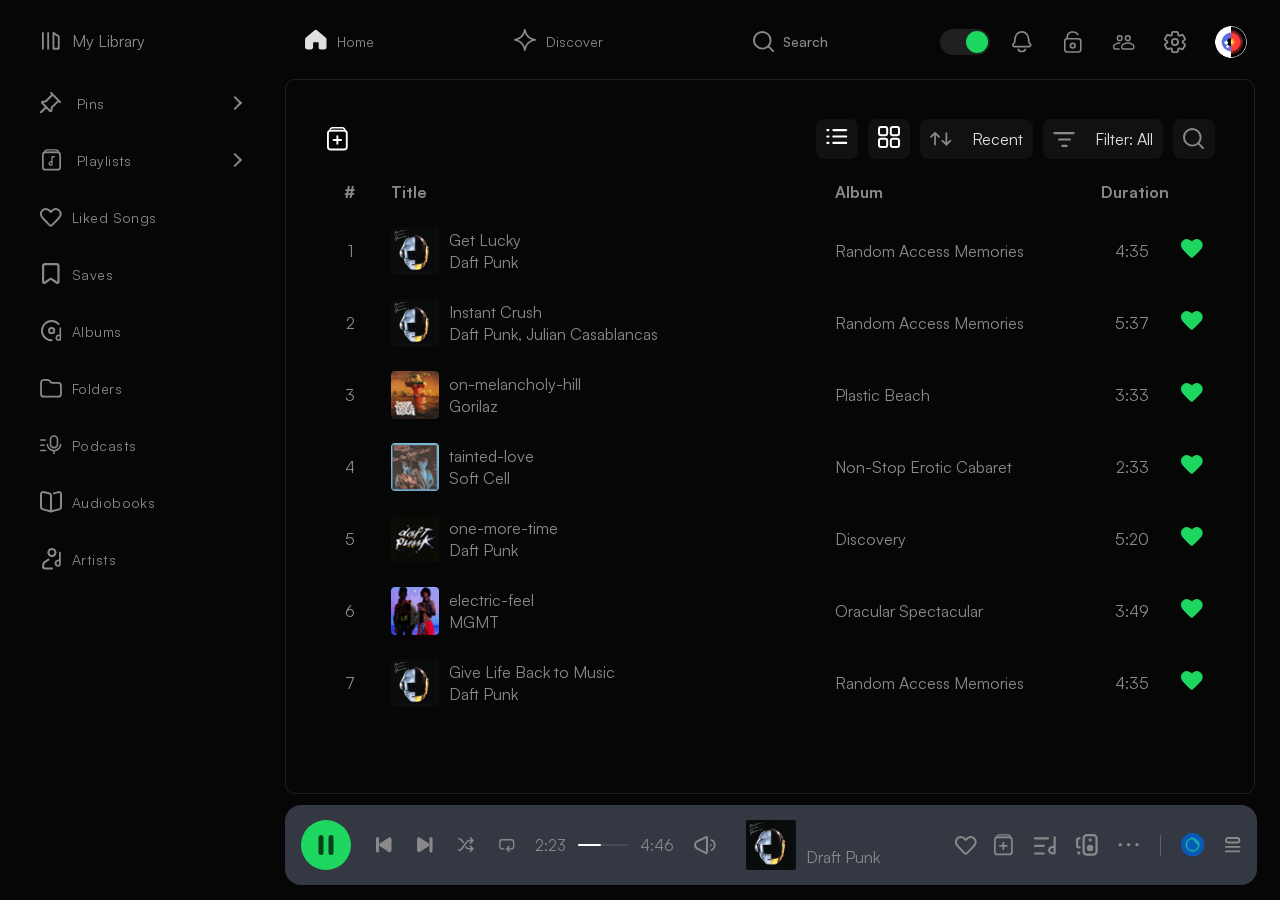
<file: pages/library.html>
<!doctype html>
<html lang="en">
	<head>
		<meta charset="UTF-8" />
		<meta name="viewport" content="width=device-width, initial-scale=1.0" />
		<meta name="author" content="MPG Team" />
		<meta
			name="description"
			content="This is Georgian Spotify Template created by MPG Team"
		/>
		<link rel="stylesheet" href="../assets/styles/style.css" />
		<link rel="icon" href="../assets/img/favicon.ico" type="image/x-icon" />
		<title>Library - Georgian Spotify - Project by MPG Team</title>
	</head>

	<body class="app">
		<header class="header">
			<div class="header-wrapper">
				<!-- desktop -->
				<nav class="navigation">
					<ul class="top-nav-ul left-ul">
						<li>
							<a href="../index.html">
								<div class="img-div">
									<i class="icons icon-home"></i>
								</div>
								Home
							</a>
						</li>
						<li>
							<a href="./discover.html">
								<div class="img-div">
									<i class="icons icon-discover"></i>
								</div>

								<span>Discover</span>
							</a>
						</li>
						<li>
							<form action="./search.html">
								<div class="img-div search-wrapper">
									<label for="search">
										<i class="icons icon-search"></i>
									</label>
									<input
										id="search"
										type="search"
										placeholder="Search"
									/>
								</div>
							</form>
						</li>
					</ul>
				</nav>
				<nav class="side-nav top-nav">
					<ul class="top-nav-ul">
						<li>
							<div
								class="theme-toggle dark"
								id="theme-toggle"
							></div>
						</li>
						<li>
							<a href="#">
								<i class="icons icon-notification"></i>
							</a>
						</li>
						<li>
							<a href="#">
								<i class="icons icon-lock"></i>
							</a>
						</li>
						<li>
							<a href="#">
								<i class="icons icon-users"></i>
							</a>
						</li>
						<li>
							<a href="#">
								<i class="icons icon-settings"></i>
							</a>
						</li>
						<li class="no-hover">
							<a href="./profile.html">
								<img
									src="../assets/img/icons/user.svg"
									alt="Profile"
								/>
							</a>
						</li>
					</ul>
				</nav>
			</div>
			<!-- Mobile navigation -->
			<nav class="mobile-nav">
				<a href="../index.html">
					<i class="icons icon-home-inactive icon-green"></i>
					Home
				</a>
				<a href="./discover.html">
					<i class="icons icon-discover icon-green"></i>
					Discover
				</a>
				<a href="./search.html">
					<i class="icons icon-search icon-green"></i>
					Search
				</a>
				<a class="active" href="./library.html">
					<i class="icons icon-library icon-green"></i>
					Library
				</a>
				<a href="./profile.html">
					<i class="icons icon-me icon-green"></i>
					Me
				</a>
			</nav>
		</header>
		<aside class="sidebar">
			<div class="sidebar-heading">
				<a href="./library.html"
					><i class="icons icon-library"></i> My Library</a
				>
			</div>
			<nav class="sidebar-menu">
				<ul>
					<li>
						<details class="nav__dropdown">
							<summary class="nav__link">
								<i class="icons icon-pin"></i>
								Pins
							</summary>
							<ul class="nav__sub">
								<li><a href="./album.html">Albums</a></li>
								<li>
									<a href="./artist.html">Artists</a>
								</li>
								<li>
									<a href="./playlist.html">Playlists</a>
								</li>
							</ul>
						</details>
					</li>
					<li>
						<details class="nav__dropdown">
							<summary class="nav__link">
								<i class="icons icon-playlist"></i>
								Playlists
							</summary>
							<ul class="nav__sub">
								<li><a href="./album.html">Albums</a></li>
								<li>
									<a href="./artist.html">Artists</a>
								</li>
								<li>
									<a href="./playlist.html">Playlists</a>
								</li>
							</ul>
						</details>
					</li>
					<li>
						<a href="./song.html">
							<i class="icons icon-hearth"></i>
							<span>Liked Songs</span>
						</a>
					</li>
					<li>
						<a href="#">
							<i class="icons icon-bookmark"></i>
							<span>Saves</span>
						</a>
					</li>
					<li>
						<a href="./album.html">
							<i class="icons icon-album"></i>
							<span>Albums</span>
						</a>
					</li>
					<li>
						<a href="#">
							<i class="icons icon-folder"></i>
							<span>Folders</span>
						</a>
					</li>
					<li>
						<a href="./podcast.html">
							<i class="icons icon-podcast"></i>
							<span>Podcasts</span>
						</a>
					</li>
					<li>
						<a href="#">
							<i class="icons icon-audiobook"></i>
							<span>Audiobooks</span>
						</a>
					</li>
					<li>
						<a href="./artist.html">
							<i class="icons icon-artists"></i>
							<span>Artists</span>
						</a>
					</li>
				</ul>
			</nav>
		</aside>
		<main class="main library-page">
			<div class="main-inner library">
				<input
					type="radio"
					class="layout-change"
					name="layout"
					id="list"
					checked
				/>
				<input
					type="radio"
					class="layout-change"
					name="layout"
					id="grid"
				/>
				<section class="search-container">
					<div class="content-wrapper">
						<div class="search">
							<div class="search-input">
								<label for="search"
									><i class="icons icon-search"></i
								></label>
								<input
									id="search"
									type="text"
									name="search"
									placeholder="Search library"
								/>
							</div>
							<div class="search-upload">
								<i
									class="icons icon-add-playlist icon-white"
								></i>
							</div>
						</div>
					</div>
				</section>
				<header class="filters-wrapper">
					<a href="#" class="hide-mob"
						><i
							class="icons icon-add-playlist icon-white icon-md"
						></i
					></a>
					<div class="filters-nav">
						<nav>
							<ul>
								<li>
									<label for="list">
										<i
											class="icons icon-menu icon-white"
										></i>
									</label>
								</li>
								<li>
									<label for="grid">
										<i
											class="icons icon-layout_change icon-white"
										></i>
									</label>
								</li>
								<li>
									<i
										class="icons icon-arrow_sort hide-mob"
									></i
									>Recent
								</li>
								<li>
									<i class="icons icon-group hide-mob"></i
									>Filter: All
								</li>
								<li>
									<i class="icons icon-search hide-mob"></i>
								</li>
							</ul>
						</nav>
					</div>
				</header>
				<section class="library-wrapper list-layout tabs-section">
					<table class="table table-dark music-table">
						<thead>
							<tr>
								<th scope="col">#</th>
								<th scope="col">Title</th>
								<th scope="col">Album</th>
								<th scope="col">Duration</th>
								<th></th>
							</tr>
						</thead>
						<tbody>
							<tr>
								<td class="track-number">1</td>
								<td class="track-info">
									<div class="info-wrapper">
										<img
											src="../assets/img/albums/album_1.png"
											alt="cover"
											class="cover"
										/>
										<div class="text-wrapper">
											<p class="title">Get Lucky</p>
											<p class="artist">Daft Punk</p>
										</div>
									</div>
								</td>
								<td class="album">Random Access Memories</td>
								<td class="duration">4:35</td>
								<td><i class="icons icon-green-heart"></i></td>
							</tr>
							<tr>
								<td class="track-number">2</td>

								<td class="track-info">
									<div class="info-wrapper">
										<img
											src="../assets/img/albums/album_1.png"
											alt="cover"
											class="cover"
										/>
										<div class="text-wrapper">
											<p class="title">Instant Crush</p>
											<p class="artist">
												Daft Punk, Julian Casablancas
											</p>
										</div>
									</div>
								</td>

								<td class="album">Random Access Memories</td>
								<td class="duration">5:37</td>
								<td><i class="icons icon-green-heart"></i></td>
							</tr>
							<tr>
								<td class="track-number">3</td>
								<td class="track-info">
									<div class="info-wrapper">
										<img
											src="../assets/img/albums/on-melancholy-hill.png"
											alt="cover"
											class="cover"
										/>
										<div class="text-wrapper">
											<p class="title">
												on-melancholy-hill
											</p>
											<p class="artist">Gorilaz</p>
										</div>
									</div>
								</td>
								<td class="album">Plastic Beach</td>
								<td class="duration">3:33</td>
								<td><i class="icons icon-green-heart"></i></td>
							</tr>
							<tr>
								<td class="track-number">4</td>
								<td class="track-info">
									<div class="info-wrapper">
										<img
											src="../assets/img/albums/tainted-love.png"
											alt="cover"
											class="cover"
										/>
										<div class="text-wrapper">
											<p class="title">tainted-love</p>
											<p class="artist">Soft Cell</p>
										</div>
									</div>
								</td>
								<td class="album">Non-Stop Erotic Cabaret</td>
								<td class="duration">2:33</td>
								<td><i class="icons icon-green-heart"></i></td>
							</tr>
							<tr>
								<td class="track-number">5</td>
								<td class="track-info">
									<div class="info-wrapper">
										<img
											src="../assets/img/albums/one-more-time.png"
											alt="cover"
											class="cover"
										/>
										<div class="text-wrapper">
											<p class="title">one-more-time</p>
											<p class="artist">Daft Punk</p>
										</div>
									</div>
								</td>
								<td class="album">Discovery</td>
								<td class="duration">5:20</td>
								<td><i class="icons icon-green-heart"></i></td>
							</tr>
							<tr>
								<td class="track-number">6</td>
								<td class="track-info">
									<div class="info-wrapper">
										<img
											src="../assets/img/albums/electric-feel.png"
											alt="cover"
											class="cover"
										/>
										<div class="text-wrapper">
											<p class="title">electric-feel</p>
											<p class="artist">MGMT</p>
										</div>
									</div>
								</td>
								<td class="album">Oracular Spectacular</td>
								<td class="duration">3:49</td>
								<td><i class="icons icon-green-heart"></i></td>
							</tr>
							<tr>
								<td class="track-number">7</td>
								<td class="track-info">
									<div class="info-wrapper">
										<img
											src="../assets/img/albums/album_1.png"
											alt="cover"
											class="cover"
										/>
										<div class="text-wrapper">
											<p class="title">
												Give Life Back to Music
											</p>
											<p class="artist">Daft Punk</p>
										</div>
									</div>
								</td>
								<td class="album">Random Access Memories</td>
								<td class="duration">4:35</td>
								<td><i class="icons icon-green-heart"></i></td>
							</tr>
						</tbody>
					</table>
				</section>
				<section class="library-wrapper grid-layout tabs-section">
					<div class="content-wrapper">
						<div class="tab">
							<input type="radio" name="tabs" id="tab1" checked />
							<label for="tab1" class="tab-title"
								>Playlists
								<span class="arrow"
									><i
										class="icons icon-arrow-right"
									></i></span
							></label>
							<div class="tab-content">
								<div class="content-wrapper">
									<div class="section-content">
										<article class="card stack">
											<a href="#" class="pin"
												><i
													class="icons icon-pin-green"
												></i
											></a>
											<figure class="card__cover">
												<img
													src="../assets/img/covers/cover_1.png"
													class="card-image"
													alt="Cover image 1"
												/>
											</figure>
											<h3>
												Discover weekly
												<span class="red">50</span>
											</h3>
											<p>
												Your weekly mixtape of fresh
												music.
											</p>
										</article>
										<article class="card stack">
											<a href="#" class="pin"
												><i
													class="icons icon-pin-green"
												></i
											></a>
											<figure class="card__cover">
												<img
													src="../assets/img/covers/cover_2.png"
													class="card-image"
													alt="Cover image 1"
												/>
											</figure>
											<h3>
												Discover weekly
												<span class="red">50</span>
											</h3>
											<p>
												Your weekly mixtape of fresh
												music.
											</p>
										</article>
										<article class="card stack">
											<a href="#" class="pin"
												><i
													class="icons icon-pin-green"
												></i
											></a>
											<figure class="card__cover">
												<img
													src="../assets/img/covers/cover_3.png"
													class="card-image"
													alt="Cover image 1"
												/>
											</figure>
											<h3>
												Discover weekly
												<span class="red">50</span>
											</h3>
											<p>
												Your weekly mixtape of fresh
												music.
											</p>
										</article>
									</div>
								</div>
							</div>
						</div>
						<div class="tab">
							<input type="radio" name="tabs" id="tab2" />
							<label for="tab2" class="tab-title"
								>Playlists by Spotify
								<span class="arrow"
									><i
										class="icons icon-arrow-right"
									></i></span
							></label>
							<div class="tab-content">
								<div class="content-wrapper">
									<div class="section-content">
										<article class="card stack">
											<a href="#" class="pin"
												><i
													class="icons icon-pin-green"
												></i
											></a>
											<figure class="card__cover">
												<img
													src="../assets/img/covers/cover_1.png"
													class="card-image"
													alt="Cover image 1"
												/>
											</figure>
											<h3>
												Discover weekly
												<span class="red">50</span>
											</h3>
											<p>
												Your weekly mixtape of fresh
												music.
											</p>
										</article>
										<article class="card stack">
											<a href="#" class="pin"
												><i
													class="icons icon-pin-green"
												></i
											></a>
											<figure class="card__cover">
												<img
													src="../assets/img/covers/cover_2.png"
													class="card-image"
													alt="Cover image 1"
												/>
											</figure>
											<h3>
												Discover weekly
												<span class="red">50</span>
											</h3>
											<p>
												Your weekly mixtape of fresh
												music.
											</p>
										</article>
										<article class="card stack">
											<a href="#" class="pin"
												><i
													class="icons icon-pin-green"
												></i
											></a>
											<figure class="card__cover">
												<img
													src="../assets/img/covers/cover_3.png"
													class="card-image"
													alt="Cover image 1"
												/>
											</figure>
											<h3>
												Discover weekly
												<span class="red">50</span>
											</h3>
											<p>
												Your weekly mixtape of fresh
												music.
											</p>
										</article>
									</div>
								</div>
							</div>
						</div>
						<div class="tab">
							<input type="radio" name="tabs" id="tab3" />
							<label for="tab3" class="tab-title"
								>Albums
								<span class="arrow"
									><i
										class="icons icon-arrow-right"
									></i></span
							></label>
							<div class="tab-content">
								<div class="content-wrapper">
									<div class="section-content">
										<article class="card albums">
											<a href="#" class="pin"
												><i
													class="icons icon-pin-green"
												></i
											></a>
											<figure>
												<img
													src="../assets/img/albums/album_1.png"
													class="card-image"
													alt="Cover image 6"
												/>
											</figure>
											<h3>Meteora <span>13</span></h3>
											<p>Linkin Park</p>
										</article>
										<article class="card albums">
											<a href="#" class="pin"
												><i
													class="icons icon-pin-green"
												></i
											></a>
											<figure>
												<img
													src="../assets/img/albums/album_2.png"
													class="card-image"
													alt="Cover image 7"
												/>
											</figure>
											<h3>
												Random Access... <span>13</span>
											</h3>
											<p>Daft Punk</p>
										</article>
										<article class="card albums">
											<a href="#" class="pin"
												><i
													class="icons icon-pin-green"
												></i
											></a>
											<figure>
												<img
													src="../assets/img/albums/album_3.png"
													class="card-image"
													alt="Cover image 7"
												/>
											</figure>
											<h3>Abbey Road <span>13</span></h3>
											<p>The Beatles</p>
										</article>
										<article class="card albums">
											<a href="#" class="pin"
												><i
													class="icons icon-pin-green"
												></i
											></a>
											<figure>
												<img
													src="../assets/img/albums/album_4.png"
													class="card-image"
													alt="Cover image 7"
												/>
											</figure>
											<h3>
												Black Holes and...
												<span>13</span>
											</h3>
											<p>Muse</p>
										</article>
									</div>
								</div>
							</div>
						</div>
						<div class="tab">
							<input type="radio" name="tabs" id="tab4" />
							<label for="tab4" class="tab-title"
								>Folders
								<span class="arrow"
									><i
										class="icons icon-arrow-right"
									></i></span
							></label>
							<div class="tab-content">
								<div class="content-wrapper">
									<div class="section-content">
										<article class="card stack">
											<a href="#" class="pin"
												><i
													class="icons icon-pin-green"
												></i
											></a>
											<figure class="card__cover">
												<img
													src="../assets/img/covers/cover_1.png"
													class="card-image"
													alt="Cover image 1"
												/>
											</figure>
											<h3>
												Discover weekly
												<span class="red">50</span>
											</h3>
											<p>
												Your weekly mixtape of fresh
												music.
											</p>
										</article>
										<article class="card stack">
											<a href="#" class="pin"
												><i
													class="icons icon-pin-green"
												></i
											></a>
											<figure class="card__cover">
												<img
													src="../assets/img/covers/cover_2.png"
													class="card-image"
													alt="Cover image 1"
												/>
											</figure>
											<h3>
												Discover weekly
												<span class="red">50</span>
											</h3>
											<p>
												Your weekly mixtape of fresh
												music.
											</p>
										</article>
										<article class="card stack">
											<a href="#" class="pin"
												><i
													class="icons icon-pin-green"
												></i
											></a>
											<figure class="card__cover">
												<img
													src="../assets/img/covers/cover_3.png"
													class="card-image"
													alt="Cover image 1"
												/>
											</figure>
											<h3>
												Discover weekly
												<span class="red">50</span>
											</h3>
											<p>
												Your weekly mixtape of fresh
												music.
											</p>
										</article>
									</div>
								</div>
							</div>
						</div>
						<div class="tab">
							<input type="radio" name="tabs" id="tab5" />
							<label for="tab5" class="tab-title"
								>Artists
								<span class="arrow"
									><i
										class="icons icon-arrow-right"
									></i></span
							></label>
							<div class="tab-content">
								<div class="content-wrapper">
									<div class="section-content">
										<article class="card artists">
											<a href="#" class="close"
												><i
													class="icons icon-pin-green"
												></i
											></a>
											<figure>
												<img
													src="../assets/img/artists/artist_1.png"
													class="card-image circle"
													alt="Cover image 7"
												/>
											</figure>
											<span class="artist-name"
												>Guns N’ Roses</span
											>
										</article>
										<article class="card artists">
											<a href="#" class="close"
												><i
													class="icons icon-pin-green"
												></i
											></a>
											<figure>
												<img
													src="../assets/img/artists/artist_2.png"
													class="card-image circle"
													alt="Cover image 7"
												/>
											</figure>
											<span class="artist-name"
												>Guns N’ Roses</span
											>
										</article>
										<article class="card artists">
											<a href="#" class="close"
												><i
													class="icons icon-pin-green"
												></i
											></a>
											<figure>
												<img
													src="../assets/img/artists/artist_3.png"
													class="card-image circle"
													alt="Cover image 7"
												/>
											</figure>
											<span class="artist-name"
												>Guns N’ Roses</span
											>
										</article>
									</div>
								</div>
							</div>
						</div>
					</div>
				</section>
			</div>
		</main>
		<aside class="activity">
			<div class="main-inner">
				<section class="section-wrapper">
					<div class="content-wrapper">
						<div class="section-title">
							<h4>Friends Activity</h4>
							<div class="slide-controls">
								<a href="#"
									><i class="icons icon-add-friend"></i
								></a>
								<a href="#"><i class="icons icon-close"></i></a>
							</div>
						</div>
						<div class="activity-content">
							<div class="activity-details">
								<div class="activity-icon">
									<img
										src="../assets/img/users/user_1.png"
										alt=""
									/>
								</div>
								<div class="activity-summary">
									<span class="title"
										>FriendlyMusicListener</span
									>
									<div class="description">
										<div class="activity-time now">
											<span class="now-bar"></span>
										</div>
										<div class="artist-information">
											<span class="album"
												>Goosebumps
											</span>
											<span class="artist"
												>Travis Scott</span
											>
										</div>
									</div>
								</div>
							</div>
							<div class="activity-details">
								<div class="activity-icon">
									<img
										src="../assets/img/users/user_2.png"
										alt=""
									/>
								</div>
								<div class="activity-summary">
									<span class="title"
										>AverageMusicEnjoyer</span
									>
									<div class="description">
										<div class="activity-time now">
											<span class="now-bar"></span>
										</div>
										<div class="artist-information">
											<span class="album"
												>Get Lucky
											</span>
											<span class="artist"
												>Daft Punk</span
											>
										</div>
									</div>
								</div>
							</div>
							<div class="activity-details">
								<div class="activity-icon">
									<img
										src="../assets/img/users/user_3.png"
										alt=""
									/>
								</div>
								<div class="activity-summary">
									<span class="title">MusicEnthusiast</span>
									<div class="description">
										<div class="activity-time">
											<span>1h</span>
										</div>
										<div class="artist-information">
											<span class="album">would he </span>
											<span class="artist">joji</span>
										</div>
									</div>
								</div>
							</div>
							<div class="activity-details">
								<div class="activity-icon">
									<img
										src="../assets/img/users/user_4.png"
										alt=""
									/>
								</div>
								<div class="activity-summary">
									<span class="title">IListenToMusic56</span>
									<div class="description">
										<div class="activity-time">
											<span>6h</span>
										</div>
										<div class="artist-information">
											<span class="album">Rockstar </span>
											<span class="artist"
												>Post Malone</span
											>
										</div>
									</div>
								</div>
							</div>
						</div>
					</div>
				</section>
			</div>
		</aside>
		<footer class="player">
			<div class="player-wrapper">
				<img src="../assets/img/albums/album_1.png" alt="Draft Punk" />

				<div class="music-title-author-wrapper">
					<a href="./now-playing-text.html" class="scrolling-text"
						>Get Lucky (feat. Pharrell Williams and Nile Rodgers)</a
					>
					<a href="./now-playing.html" class="scrolling-text-band"
						>Draft Punk</a
					>
				</div>
			</div>

			<div class="player-icons">
				<i class="icons icon-add-playlist icon-sm"></i>
				<img
					src="../assets/img/icons/player/play.svg"
					alt="play"
					class="play"
				/>
			</div>

			<div class="music-progress-bar"></div>

			<div class="advanced-player">
				<div class="advanced-player-wrapper">
					<div class="stop-button-wrapper">
						<img
							src="../assets/img/icons/player/pause.svg"
							alt="pause"
							class="pause"
						/>
					</div>
					<i class="icons icon-prev icon-sm"></i>
					<i class="icons icon-next icon-sm"></i>
					<i class="icons icon-shuffle icon-sm"></i>
					<i class="icons icon-repeat icon-sm"></i>
				</div>

				<div class="advanced-player-music-time-line">
					<p>2:23</p>
					<div class="advanced-music-progress-bar"></div>
					<p>4:46</p>
				</div>

				<i class="icons icon-volume"></i>
			</div>

			<div class="advanced-player-icons">
				<div class="wrapper-icons">
					<i class="icons icon-hearth"></i>
					<i class="icons icon-add-playlist"></i>
				</div>
				<a href="./now-playing-music-section.html"
					><i class="icons icon-list"></i
				></a>
				<i class="icons icon-devices"></i>
				<i class="icons icon-dots"></i>
				<hr />
				<i class="icons icon-player_blue_icon icon-md"></i>
				<i class="icons icon-order icon-sm"></i>
			</div>
		</footer>
	</body>
	<script src="../assets/js/main.js"></script>
</html>
</file>
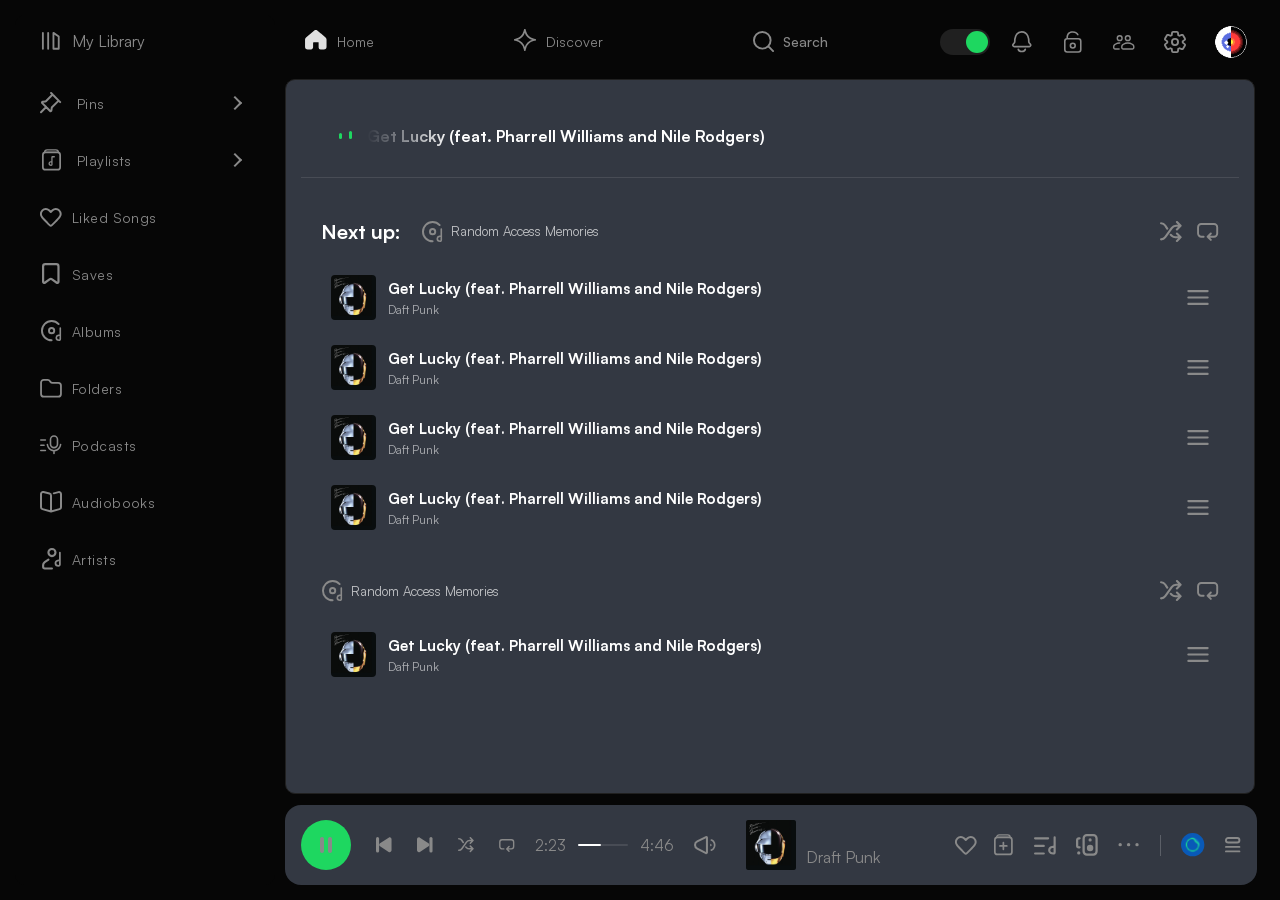
<file: pages/now-playing-music-section.html>
<!DOCTYPE html>
<html lang="en">

<head>
    <meta charset="UTF-8" />
    <meta name="viewport" content="width=device-width, initial-scale=1.0" />
    <meta name="author" content="MPG Team" />
    <meta name="description" content="This is Georgian Spotify Template created by MPG Team" />
    <link rel="stylesheet" href="../assets/styles/style.css" />
    <link rel="icon" href="../assets/img/favicon.ico" type="image/x-icon">
    <title>Now playing - Georgian Spotify - Project by MPG Team</title>
</head>

<body class="app">
    <header class="header">
        <div class="header-wrapper">
            <!-- desktop -->
          <nav class="navigation">
            <ul class="top-nav-ul left-ul">
              <li>
                <a href="../index.html">
                  <div class="img-div">
                    <i class="icons icon-home"></i>
                  </div>
                  Home
                </a>
              </li>
              <li>
                <a href="./discover.html">
                  <div class="img-div">
                    <i class="icons icon-discover"></i>
                  </div>

                  <span>Discover</span>
                </a>
              </li>
              <li>
                <form action="./search.html">
                  <div class="img-div search-wrapper">
                    <label for="search">
                      <i class="icons icon-search"></i>
                    </label>
                    <input id="search" type="search" placeholder="Search" />
                  </div>
                </form>
              </li>
            </ul>
          </nav>
          <nav class="side-nav top-nav">
            <ul class="top-nav-ul">
              <li>
                <div class="theme-toggle dark" id="theme-toggle"></div>
              </li>
              <li>
                <a href="#">
                  <i class="icons icon-notification"></i>
                </a>
              </li>
              <li>
                <a href="#">
                  <i class="icons icon-lock"></i>
                </a>
              </li>
              <li>
                <a href="#">
                  <i class="icons icon-users"></i>
                </a>
              </li>
              <li>
                <a href="#">
                  <i class="icons icon-settings"></i>
                </a>
              </li>
              <li class="no-hover">
                <a href="./profile.html">
                  <img src="../assets/img/icons/user.svg" alt="Profile" />
                </a>
              </li>
            </ul>
          </nav>
        </div>
        <!-- Mobile navigation -->
        <nav class="mobile-nav">
          <a href="../index.html">
            <i class="icons icon-home-inactive icon-green"></i>
            Home
          </a>
          <a href="./discover.html">
            <i class="icons icon-discover icon-green"></i>
            Discover
          </a>
          <a href="./search.html">
            <i class="icons icon-search icon-green"></i>
            Search
          </a>
          <a href="./library.html">
            <i class="icons icon-library icon-green"></i>
            Library
          </a>
          <a href="./profile.html">
            <i class="icons icon-me icon-green"></i>
            Me
          </a>
        </nav>
    </header>
    <aside class="sidebar">
      <div class="sidebar-heading">
        <a href="./library.html"><i class="icons icon-library"></i> My Library</a>
      </div>
      <nav class="sidebar-menu">
        <ul>
          <li>
            <details class="nav__dropdown">
              <summary class="nav__link">
                <i class="icons icon-pin"></i>
                Pins
              </summary>
              <ul class="nav__sub">
                <li><a href="./album.html">Albums</a></li>
                <li><a href="./artist.html">Artists</a></li>
                <li><a href="./playlist.html">Playlists</a></li>
              </ul>
            </details>
          </li>
          <li>
            <details class="nav__dropdown">
              <summary class="nav__link">
                <i class="icons icon-playlist"></i>
                Playlists
              </summary>
              <ul class="nav__sub">
                <li><a href="./album.html">Albums</a></li>
                <li><a href="./artist.html">Artists</a></li>
                <li><a href="./playlist.html">Playlists</a></li>
              </ul>
            </details>
          </li>
          <li>
            <a href="./song.html">
              <i class="icons icon-hearth"></i>
              <span>Liked Songs</span>
            </a>
          </li>
          <li>
            <a href="#">
              <i class="icons icon-bookmark"></i>
              <span>Saves</span>
            </a>
          </li>
          <li>
            <a href="./album.html">
              <i class="icons icon-album"></i>
              <span>Albums</span>
            </a>
          </li>
          <li>
            <a href="#">
              <i class="icons icon-folder"></i>
              <span>Folders</span>
            </a>
          </li>
          <li>
            <a href="./podcast.html">
              <i class="icons icon-podcast"></i>
              <span>Podcasts</span>
            </a>
          </li>
          <li>
            <a href="#">
              <i class="icons icon-audiobook"></i>
              <span>Audiobooks</span>
            </a>
          </li>
          <li>
            <a href="./artist.html">
              <i class="icons icon-artists"></i>
              <span>Artists</span>
            </a>
          </li>
        </ul>
      </nav>
    </aside>
    <main class="main playing-now-text">
        <header>
            <div class="pnt-header-wrapper">
                <a href="../index.html"><img src="../assets/img/icons/arrows/arrow-left.svg" alt="arrow left icon"></a>
                <div class="now-playing-bars now">
                    <span></span>
                </div>
                <div class="title-marquee">
                    <p>Get Lucky (feat. Pharrell Williams and Nile Rodgers)</p>
                </div>
            </div>
        </header>

        <!-- QUEUE CONTENT -->
        <section class="queue-content">
            <!-- Next Up Section -->
            <div class="queue-section">
                <div class="queue-header">
                    <h2>Next up:</h2>
                    <div class="queue-album-info">
                        <i class="icons icon-album"></i>
                        <p>Random Access Memories</p>
                    </div>
                    <div class="queue-controls">
                        <i class="icons icon-shuffle"></i>
                        <i class="icons icon-repeat"></i>
                    </div>
                </div>

                <ul class="queue-list">
                    <li class="queue-item">
                        <img src="../assets/img/albums/album_1.png" alt="album cover" class="queue-item-cover">
                        <div class="queue-item-info">
                            <p class="queue-item-title">Get Lucky (feat. Pharrell Williams and Nile Rodgers)</p>
                            <p class="queue-item-artist">Daft Punk</p>
                        </div>
                        <i class="icons icon-burger"></i>
                    </li>
                    <li class="queue-item">
                        <img src="../assets/img/albums/album_1.png" alt="album cover" class="queue-item-cover">
                        <div class="queue-item-info">
                            <p class="queue-item-title">Get Lucky (feat. Pharrell Williams and Nile Rodgers)</p>
                            <p class="queue-item-artist">Daft Punk</p>
                        </div>
                        <i class="icons icon-burger"></i>
                    </li>
                    <li class="queue-item">
                        <img src="../assets/img/albums/album_1.png" alt="album cover" class="queue-item-cover">
                        <div class="queue-item-info">
                            <p class="queue-item-title">Get Lucky (feat. Pharrell Williams and Nile Rodgers)</p>
                            <p class="queue-item-artist">Daft Punk</p>
                        </div>
                        <i class="icons icon-burger"></i>
                    </li>
                    <li class="queue-item">
                        <img src="../assets/img/albums/album_1.png" alt="album cover" class="queue-item-cover">
                        <div class="queue-item-info">
                            <p class="queue-item-title">Get Lucky (feat. Pharrell Williams and Nile Rodgers)</p>
                            <p class="queue-item-artist">Daft Punk</p>
                        </div>
                        <i class="icons icon-burger"></i>
                    </li>
                </ul>
            </div>

            <!-- Another Album Section -->
            <div class="queue-section">
                <div class="queue-header">
                    <div class="queue-album-info">
                        <i class="icons icon-album"></i>
                        <p>Random Access Memories</p>
                    </div>
                    <div class="queue-controls">
                        <i class="icons icon-shuffle"></i>
                        <i class="icons icon-repeat"></i>
                    </div>
                </div>

                <ul class="queue-list">
                    <li class="queue-item">
                        <img src="../assets/img/albums/album_1.png" alt="album cover" class="queue-item-cover">
                        <div class="queue-item-info">
                            <p class="queue-item-title">Get Lucky (feat. Pharrell Williams and Nile Rodgers)</p>
                            <p class="queue-item-artist">Daft Punk</p>
                        </div>
                        <i class="icons icon-burger"></i>
                    </li>
                </ul>
            </div>
        </section>


        <div class="mobile-controls-wrapper">
            <section class="music-player-controls">
                <div class="progress-container">
                    <div class="progress-bar-bg">
                        <div class="progress-bar-fill" style="width: 50%;">
                            <div class="progress-dot"></div>
                        </div>
                    </div>
                    <div class="time-labels">
                        <p>2:23</p>
                        <p>-0:45</p>
                    </div>
                </div>

                <div class="music-navigation">
                    <i class="icons icon-shuffle"></i>
                    <div class="main-music-navigation">
                        <i class="icons icon-prev"></i>
                        <div class="pause-wrapper">
                            <img src="../assets/img/icons/player/pause.svg" alt="pause icon">
                        </div>
                        <i class="icons icon-next"></i>
                    </div>
                    <i class="icons icon-repeat"></i>
                </div>
            </section>

            <footer class="playing-footer">
                <div class="footer-icon-wrapper">
                    <div class="nav-icon"><a href="./now-playing.html"><i class="icons icon-devices"></i></a></div>
                    <div class="nav-icon"><i class="icons icon-upload"></i></div>
                    <div class="nav-icon active"><a href="./now-playing-text.html"><i class="icons icon-menu"></i></a></div>
                    <div class="nav-icon"><a href="./now-playing-music-section.html"><i class="icons icon-order"></i></a></div>
                    <div class="nav-icon"><i class="icons icon-dots"></i></a></div>
                </div>
            </footer>
        </div>
    </main>
    <aside class="activity">
      <div class="main-inner">
        <section class="section-wrapper">
          <div class="content-wrapper">
            <div class="section-title">
              <h4>Friends Activity</h4>
              <div class="slide-controls">
                <a href="#"><i class="icons icon-add-friend"></i></a>
                <a href="#"><i class="icons icon-close"></i></a>
              </div>
            </div>
            <div class="activity-content">
              <div class="activity-details">
                <div class="activity-icon">
                  <img src="../assets/img/users/user_1.png" alt="" />
                </div>
                <div class="activity-summary">
                  <span class="title">FriendlyMusicListener</span>
                  <div class="description">
                    <div class="activity-time now">
                      <span class="now-bar"></span>
                    </div>
                    <div class="artist-information">
                      <span class="album">Goosebumps </span>
                      <span class="artist">Travis Scott</span>
                    </div>
                  </div>
                </div>
              </div>
              <div class="activity-details">
                <div class="activity-icon">
                  <img src="../assets/img/users/user_2.png" alt="" />
                </div>
                <div class="activity-summary">
                  <span class="title">AverageMusicEnjoyer</span>
                  <div class="description">
                    <div class="activity-time now">
                      <span class="now-bar"></span>
                    </div>
                    <div class="artist-information">
                      <span class="album">Get Lucky </span>
                      <span class="artist">Daft Punk</span>
                    </div>
                  </div>
                </div>
              </div>
              <div class="activity-details">
                <div class="activity-icon">
                  <img src="../assets/img/users/user_3.png" alt="" />
                </div>
                <div class="activity-summary">
                  <span class="title">MusicEnthusiast</span>
                  <div class="description">
                    <div class="activity-time">
                      <span>1h</span>
                    </div>
                    <div class="artist-information">
                      <span class="album">would he </span>
                      <span class="artist">joji</span>
                    </div>
                  </div>
                </div>
              </div>
              <div class="activity-details">
                <div class="activity-icon">
                  <img src="../assets/img/users/user_4.png" alt="" />
                </div>
                <div class="activity-summary">
                  <span class="title">IListenToMusic56</span>
                  <div class="description">
                    <div class="activity-time">
                      <span>6h</span>
                    </div>
                    <div class="artist-information">
                      <span class="album">Rockstar </span>
                      <span class="artist">Post Malone</span>
                    </div>
                  </div>
                </div>
              </div>
            </div>
          </div>
        </section>
      </div>
    </aside>
    <footer class="player">
      <div class="player-wrapper">
        <img src="../assets/img/albums/album_1.png" alt="Draft Punk" />

        <div class="music-title-author-wrapper">
          <a href="./now-playing-text.html" class="scrolling-text"
            >Get Lucky (feat. Pharrell Williams and Nile Rodgers)</a
          >
          <a href="./now-playing.html" class="scrolling-text-band">Draft Punk</a>
        </div>
      </div>

      <div class="player-icons">
        <i class="icons icon-add-playlist icon-sm"></i>
        <img src="../assets/img/icons/player/play.svg" alt="play" class="play" />
      </div>

      <div class="music-progress-bar"></div>

      <div class="advanced-player">
        <div class="advanced-player-wrapper">
          <div class="stop-button-wrapper">
            <i class="icons icon-pause icon-sm"></i>
          </div>
          <i class="icons icon-prev icon-sm"></i>
          <i class="icons icon-next icon-sm"></i>
          <i class="icons icon-shuffle icon-sm"></i>
          <i class="icons icon-repeat icon-sm"></i>
        </div>

        <div class="advanced-player-music-time-line">
          <p>2:23</p>
          <div class="advanced-music-progress-bar"></div>
          <p>4:46</p>
        </div>

        <i class="icons icon-volume"></i>
      </div>

      <div class="advanced-player-icons">
        <div class="wrapper-icons">
          <i class="icons icon-hearth"></i>
          <i class="icons icon-add-playlist"></i>
        </div>
        <a href="./now-playing-music-section.html"><i class="icons icon-list"></i></a>
        <i class="icons icon-devices"></i>
        <i class="icons icon-dots"></i>
        <hr />
        <i class="icons icon-player_blue_icon icon-md"></i>
        <i class="icons icon-order icon-sm"></i>
      </div>
    </footer>
</body>
<script src="../assets/js/main.js"></script>
</html>
</file>
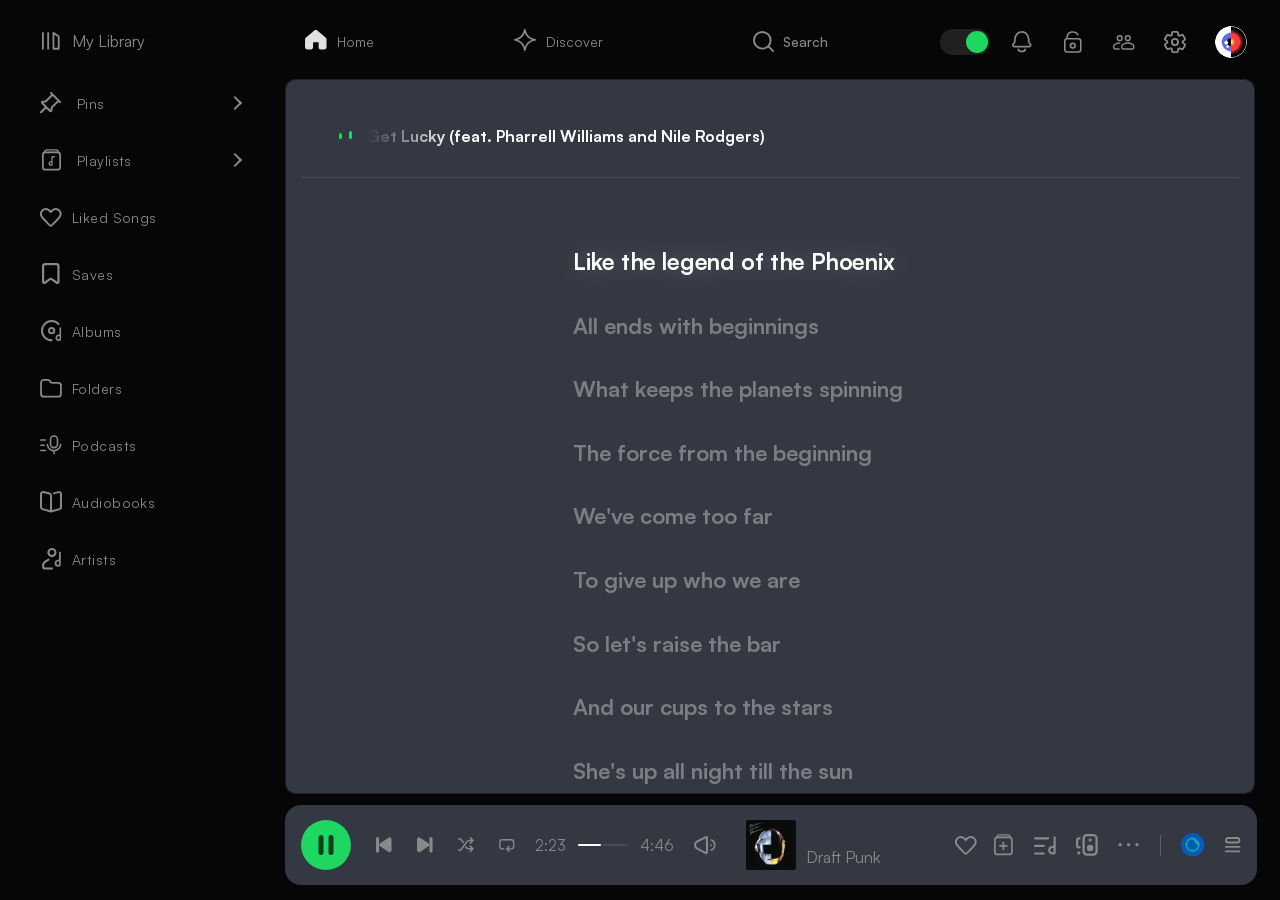
<file: pages/now-playing-text.html>
<!DOCTYPE html>
<html lang="en">

<head>
  <meta charset="UTF-8" />
  <meta name="viewport" content="width=device-width, initial-scale=1.0" />
  <meta name="author" content="MPG Team" />
  <meta name="description" content="This is Georgian Spotify Template created by MPG Team" />
  <link rel="stylesheet" href="../assets/styles/style.css" />
  <link rel="icon" href="../assets/img/favicon.ico" type="image/x-icon">
  <title>Now playing - Georgian Spotify - Project by MPG Team</title>
</head>

<body class="app">
  <header class="header">
    <div class="header-wrapper">
      <!-- desktop -->
      <nav class="navigation">
        <ul class="top-nav-ul left-ul">
          <li>
            <a href="../index.html">
              <div class="img-div">
                <i class="icons icon-home"></i>
              </div>
              Home
            </a>
          </li>
          <li>
            <a href="./discover.html">
              <div class="img-div">
                <i class="icons icon-discover"></i>
              </div>

              <span>Discover</span>
            </a>
          </li>
          <li>
            <form action="./search.html">
              <div class="img-div search-wrapper">
                <label for="search">
                  <i class="icons icon-search"></i>
                </label>
                <input id="search" type="search" placeholder="Search" />
              </div>
            </form>
          </li>
        </ul>
      </nav>
      <nav class="side-nav top-nav">
        <ul class="top-nav-ul">
          <li>
            <div class="theme-toggle dark" id="theme-toggle"></div>
          </li>
          <li>
            <a href="#">
              <i class="icons icon-notification"></i>
            </a>
          </li>
          <li>
            <a href="#">
              <i class="icons icon-lock"></i>
            </a>
          </li>
          <li>
            <a href="#">
              <i class="icons icon-users"></i>
            </a>
          </li>
          <li>
            <a href="#">
              <i class="icons icon-settings"></i>
            </a>
          </li>
          <li class="no-hover">
            <a href="./profile.html">
              <img src="../assets/img/icons/user.svg" alt="Profile" />
            </a>
          </li>
        </ul>
      </nav>
    </div>
    <!-- Mobile navigation -->
    <nav class="mobile-nav">
      <a href="../index.html">
        <i class="icons icon-home-inactive icon-green"></i>
        Home
      </a>
      <a href="./discover.html">
        <i class="icons icon-discover icon-green"></i>
        Discover
      </a>
      <a href="./search.html">
        <i class="icons icon-search icon-green"></i>
        Search
      </a>
      <a href="./library.html">
        <i class="icons icon-library icon-green"></i>
        Library
      </a>
      <a href="./profile.html">
        <i class="icons icon-me icon-green"></i>
        Me
      </a>
    </nav>
  </header> 
  <aside class="sidebar">
    <div class="sidebar-heading">
      <a href="./library.html"><i class="icons icon-library"></i> My Library</a>
    </div>
    <nav class="sidebar-menu">
      <ul>
        <li>
          <details class="nav__dropdown">
            <summary class="nav__link">
              <i class="icons icon-pin"></i>
              Pins
            </summary>
            <ul class="nav__sub">
              <li><a href="./album.html">Albums</a></li>
              <li><a href="./artist.html">Artists</a></li>
              <li><a href="./playlist.html">Playlists</a></li>
            </ul>
          </details>
        </li>
        <li>
          <details class="nav__dropdown">
            <summary class="nav__link">
              <i class="icons icon-playlist"></i>
              Playlists
            </summary>
            <ul class="nav__sub">
              <li><a href="./album.html">Albums</a></li>
              <li><a href="./artist.html">Artists</a></li>
              <li><a href="./playlist.html">Playlists</a></li>
            </ul>
          </details>
        </li>
        <li>
          <a href="./song.html">
            <i class="icons icon-hearth"></i>
            <span>Liked Songs</span>
          </a>
        </li>
        <li>
          <a href="#">
            <i class="icons icon-bookmark"></i>
            <span>Saves</span>
          </a>
        </li>
        <li>
          <a href="./album.html">
            <i class="icons icon-album"></i>
            <span>Albums</span>
          </a>
        </li>
        <li>
          <a href="#">
            <i class="icons icon-folder"></i>
            <span>Folders</span>
          </a>
        </li>
        <li>
          <a href="./podcast.html">
            <i class="icons icon-podcast"></i>
            <span>Podcasts</span>
          </a>
        </li>
        <li>
          <a href="#">
            <i class="icons icon-audiobook"></i>
            <span>Audiobooks</span>
          </a>
        </li>
        <li>
          <a href="./artist.html">
            <i class="icons icon-artists"></i>
            <span>Artists</span>
          </a>
        </li>
      </ul>
    </nav>
  </aside>
  <main class="main playing-now-text">
    <header>
      <div class="pnt-header-wrapper">
        <a href="../index.html"><img src="../assets/img/icons/arrows/arrow-left.svg" alt="arrow left icon"></a>
        <div class="now-playing-bars now">
          <span></span>
        </div>
        <div class="title-marquee">
          <p>Get Lucky (feat. Pharrell Williams and Nile Rodgers)</p>
        </div>
      </div>
    </header>

    <div class="playing-text-border">
      <section class="main-content playing">
        <div class="main-text-wrapper">
          <p>Like the legend of the Phoenix</p>
          <p>All ends with beginnings</p>
          <p>What keeps the planets spinning</p>
          <p>The force from the beginning</p>

          <p>We've come too far</p>
          <p>To give up who we are</p>
          <p>So let's raise the bar</p>
          <p>And our cups to the stars</p>

          <p>She's up all night till the sun</p>
          <p>I'm up all night to get some</p>
          <p>She's up all night for good fun</p>
          <p>I'm up all night to get lucky</p>
          <p>We're up all night till the sun</p>
          <p>We're up all night to get some</p>
          <p>We're up all night for good fun</p>
          <p>We're up all night to get lucky</p>

          <p>We're up all night to get lucky</p>
          <p>We're up all night to get lucky</p>
          <p>We're up all night to get lucky</p>
          <p>We're up all night to get lucky</p>
          <p>The present has no ribbon</p>
          <p>Your gift keeps on giving</p>
          <p>What is this I'm feeling?</p>
          <p>If you want to leave, I'm with it</p>

          <p>We're up all night to get...</p>
          <p>We're up all night to get...</p>
          <p>We're up all night to get...</p>
          <p>We're up all night to get...</p>
          <p>We're up all night to get</p>
          <p>We're up all night (let's get back again)</p>
          <p>We're up all night to get lucky</p>
          <p>We're up all night to get luck</p>
          <p>We're up all night to get lucky</p>
          <p>We're up all night to get lucky</p>
          <p>We're up all night to get lucky</p>
          <p>We're up all night to get lucky</p>
          <p>We're up all night to get lucky</p>
          <p>We're up all night to get lucky</p>
          <p>We're up all night to get lucky</p>
          <p>We're up all night to get lucky</p>
        </div>
      </section>
    </div>

    <div class="mobile-controls-wrapper">
      <section class="music-player-controls">
        <div class="progress-container">
          <div class="progress-bar-bg">
            <div class="progress-bar-fill" style="width: 50%;">
              <div class="progress-dot"></div>
            </div>
          </div>
          <div class="time-labels">
            <p>2:23</p>
            <p>-0:45</p>
          </div>
        </div>

        <div class="music-navigation">
          <i class="icons icon-shuffle icon-sm"></i>
          <div class="main-music-navigation">
            <i class="icons icon-prev icon-sm"></i>
            <div class="pause-wrapper">
              <img src="../assets/img/icons/player/pause.svg" alt="pause icon">
            </div>
            <i class="icons icon-next icon-sm"></i>
          </div>
          <i class="icons icon-repeat icon-sm"></i>
        </div>
      </section>

      <footer class="playing-footer">
        <div class="footer-icon-wrapper">
          <div class="nav-icon"><a href="./now-playing.html"><i class="icons icon-devices"></i></a></div>
          <div class="nav-icon"><i class="icons icon-upload"></i></div>
          <div class="nav-icon active"><a href="./now-playing-text.html"><i class="icons icon-menu"></i></a></div>
          <div class="nav-icon"><a href="./now-playing-music-section.html"><i class="icons icon-order"></i></a></div>
          <div class="nav-icon"><i class="icons icon-dots"></i></a></div>
        </div>
      </footer>
    </div>
  </main>
  <aside class="activity">
    <div class="main-inner">
      <section class="section-wrapper">
        <div class="content-wrapper">
          <div class="section-title">
            <h4>Friends Activity</h4>
            <div class="slide-controls">
              <a href="#"><i class="icons icon-add-friend"></i></a>
              <a href="#"><i class="icons icon-close"></i></a>
            </div>
          </div>
          <div class="activity-content">
            <div class="activity-details">
              <div class="activity-icon">
                <img src="../assets/img/users/user_1.png" alt="" />
              </div>
              <div class="activity-summary">
                <span class="title">FriendlyMusicListener</span>
                <div class="description">
                  <div class="activity-time now">
                    <span class="now-bar"></span>
                  </div>
                  <div class="artist-information">
                    <span class="album">Goosebumps </span>
                    <span class="artist">Travis Scott</span>
                  </div>
                </div>
              </div>
            </div>
            <div class="activity-details">
              <div class="activity-icon">
                <img src="../assets/img/users/user_2.png" alt="" />
              </div>
              <div class="activity-summary">
                <span class="title">AverageMusicEnjoyer</span>
                <div class="description">
                  <div class="activity-time now">
                    <span class="now-bar"></span>
                  </div>
                  <div class="artist-information">
                    <span class="album">Get Lucky </span>
                    <span class="artist">Daft Punk</span>
                  </div>
                </div>
              </div>
            </div>
            <div class="activity-details">
              <div class="activity-icon">
                <img src="../assets/img/users/user_3.png" alt="" />
              </div>
              <div class="activity-summary">
                <span class="title">MusicEnthusiast</span>
                <div class="description">
                  <div class="activity-time">
                    <span>1h</span>
                  </div>
                  <div class="artist-information">
                    <span class="album">would he </span>
                    <span class="artist">joji</span>
                  </div>
                </div>
              </div>
            </div>
            <div class="activity-details">
              <div class="activity-icon">
                <img src="../assets/img/users/user_4.png" alt="" />
              </div>
              <div class="activity-summary">
                <span class="title">IListenToMusic56</span>
                <div class="description">
                  <div class="activity-time">
                    <span>6h</span>
                  </div>
                  <div class="artist-information">
                    <span class="album">Rockstar </span>
                    <span class="artist">Post Malone</span>
                  </div>
                </div>
              </div>
            </div>
          </div>
        </div>
      </section>
    </div>
  </aside>
  <footer class="player now-playing">
    <div class="player-wrapper">
      <img src="../assets/img/albums/album_1.png" alt="Draft Punk" />

      <div class="music-title-author-wrapper">
        <a href="./now-playing-text.html" class="scrolling-text">Get Lucky (feat. Pharrell Williams and Nile
          Rodgers)</a>
        <a href="./now-playing.html" class="scrolling-text-band">Draft Punk</a>
      </div>
    </div>

    <div class="player-icons">
      <i class="icons icon-add-playlist icon-sm"></i>
      <i class="icons icon-play"></i>
    </div>

    <div class="music-progress-bar"></div>

    <div class="advanced-player">
      <div class="advanced-player-wrapper">
        <div class="stop-button-wrapper">
          <img src="../assets/img/icons/player/pause.svg" alt="pause" class="pause" />
        </div>
        <i class="icons icon-prev icon-sm"></i>
        <i class="icons icon-next icon-sm"></i>
        <i class="icons icon-shuffle icon-sm"></i>
        <i class="icons icon-repeat icon-sm"></i>
      </div>

      <div class="advanced-player-music-time-line">
        <p>2:23</p>
        <div class="advanced-music-progress-bar"></div>
        <p>4:46</p>
      </div>

      <i class="icons icon-volume"></i>
    </div>

    <div class="advanced-player-icons">
      <div class="wrapper-icons">
        <i class="icons icon-hearth"></i>
        <i class="icons icon-add-playlist"></i>
      </div>
      <a href="./now-playing-music-section.html"><i class="icons icon-list"></i></a>
      <i class="icons icon-devices"></i>
      <i class="icons icon-dots"></i>
      <hr />
      <i class="icons icon-player_blue_icon icon-md"></i>
      <i class="icons icon-order icon-sm"></i>
    </div>
  </footer>
  <script src="../assets/js/main.js"></script>
  <script>
    const verses = document.querySelectorAll('.main-text-wrapper p');
    let currentIndex = 0;

    verses[0].classList.add('active');

    setInterval(() => {
      verses[currentIndex].classList.remove('active');
      currentIndex = (currentIndex + 1) % verses.length;
      verses[currentIndex].classList.add('active');
      verses[currentIndex].scrollIntoView({
        behavior: 'smooth',
        block: 'center'
      });
    }, 5000);
  </script>
</body>

</html>
</file>
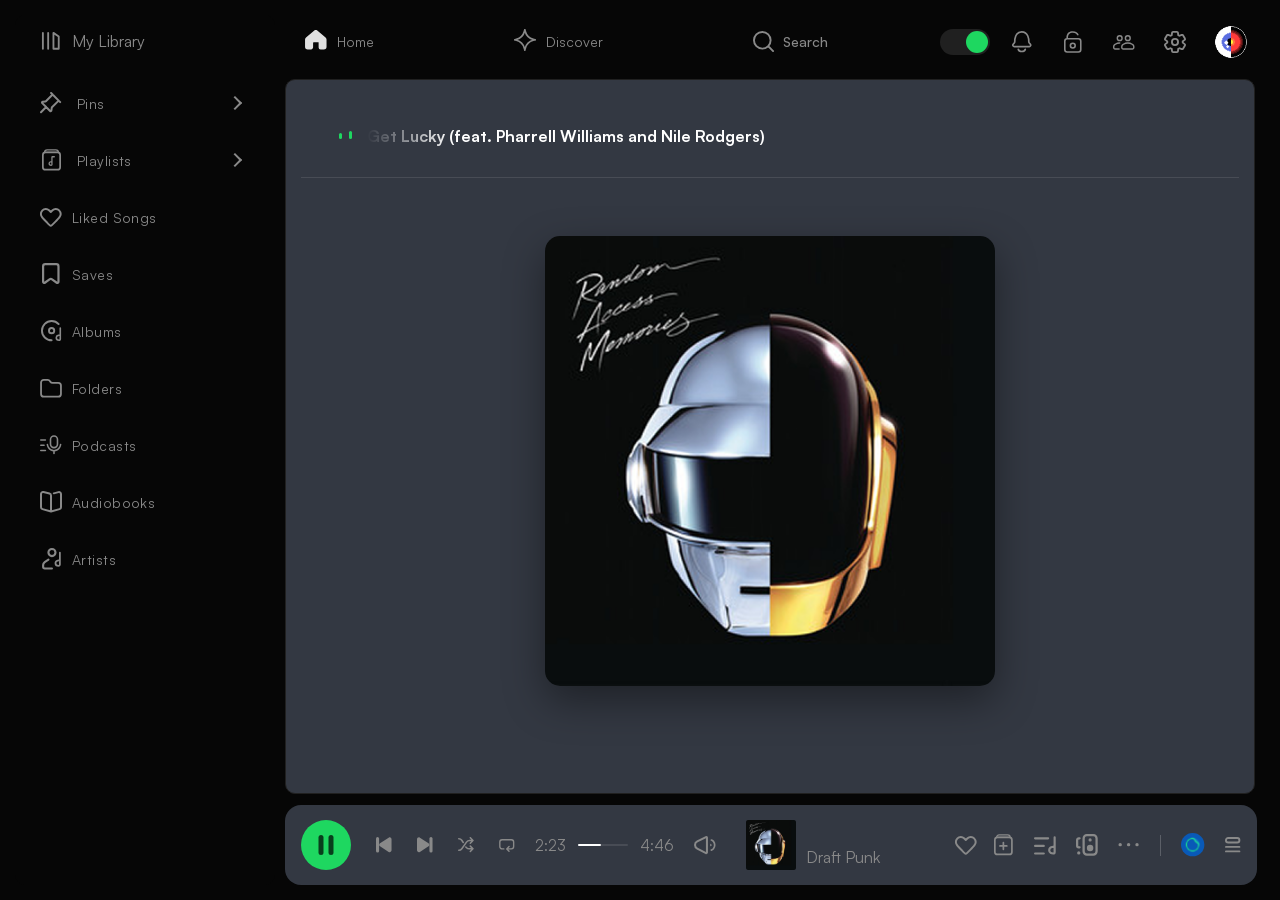
<file: pages/now-playing.html>
<!DOCTYPE html>
<html lang="en">

<head>
    <meta charset="UTF-8" />
    <meta name="viewport" content="width=device-width, initial-scale=1.0" />
    <meta name="author" content="MPG Team" />
    <meta name="description" content="This is Georgian Spotify Template created by MPG Team" />
    <link rel="stylesheet" href="../assets/styles/style.css" />
    <link rel="icon" href="../assets/img/favicon.ico" type="image/x-icon">
    <title>Now playing - Georgian Spotify - Project by MPG Team</title>
</head>

<body class="app">
    <header class="header">
        <div class="header-wrapper">
            <!-- desktop -->
            <nav class="navigation">
              <ul class="top-nav-ul left-ul">
                <li>
                  <a href="../index.html">
                    <div class="img-div">
                      <i class="icons icon-home"></i>
                    </div>
                    Home
                  </a>
                </li>
                <li>
                  <a href="./discover.html">
                    <div class="img-div">
                      <i class="icons icon-discover"></i>
                    </div>

                    <span>Discover</span>
                  </a>
                </li>
                <li>
                  <form action="./search.html">
                    <div class="img-div search-wrapper">
                      <label for="search">
                        <i class="icons icon-search"></i>
                      </label>
                      <input id="search" type="search" placeholder="Search" />
                    </div>
                  </form>
                </li>
              </ul>
            </nav>
            <nav class="side-nav top-nav">
              <ul class="top-nav-ul">
                <li>
                  <div class="theme-toggle dark" id="theme-toggle"></div>
                </li>
                <li>
                  <a href="#">
                    <i class="icons icon-notification"></i>
                  </a>
                </li>
                <li>
                  <a href="#">
                    <i class="icons icon-lock"></i>
                  </a>
                </li>
                <li>
                  <a href="#">
                    <i class="icons icon-users"></i>
                  </a>
                </li>
                <li>
                  <a href="#">
                    <i class="icons icon-settings"></i>
                  </a>
                </li>
                <li class="no-hover">
                  <a href="./profile.html">
                    <img src="../assets/img/icons/user.svg" alt="Profile" />
                  </a>
                </li>
              </ul>
            </nav>
        </div>
        <!-- Mobile navigation -->
        <nav class="mobile-nav">
          <a href="../index.html">
            <i class="icons icon-home-inactive icon-green"></i>
            Home
          </a>
          <a href="./discover.html">
            <i class="icons icon-discover icon-green"></i>
            Discover
          </a>
          <a href="./search.html">
            <i class="icons icon-search icon-green"></i>
            Search
          </a>
          <a href="./library.html">
            <i class="icons icon-library icon-green"></i>
            Library
          </a>
          <a href="./profile.html">
            <i class="icons icon-me icon-green"></i>
            Me
          </a>
        </nav>
    </header>
    <aside class="sidebar">
      <div class="sidebar-heading">
        <a href="./library.html"><i class="icons icon-library"></i> My Library</a>
      </div>
      <nav class="sidebar-menu">
        <ul>
          <li>
            <details class="nav__dropdown">
              <summary class="nav__link">
                <i class="icons icon-pin"></i>
                Pins
              </summary>
              <ul class="nav__sub">
                <li><a href="./album.html">Albums</a></li>
                <li><a href="./artist.html">Artists</a></li>
                <li><a href="./playlist.html">Playlists</a></li>
              </ul>
            </details>
          </li>
          <li>
            <details class="nav__dropdown">
              <summary class="nav__link">
                <i class="icons icon-playlist"></i>
                Playlists
              </summary>
              <ul class="nav__sub">
                <li><a href="./album.html">Albums</a></li>
                <li><a href="./artist.html">Artists</a></li>
                <li><a href="./playlist.html">Playlists</a></li>
              </ul>
            </details>
          </li>
          <li>
            <a href="./song.html">
              <i class="icons icon-hearth"></i>
              <span>Liked Songs</span>
            </a>
          </li>
          <li>
            <a href="#">
              <i class="icons icon-bookmark"></i>
              <span>Saves</span>
            </a>
          </li>
          <li>
            <a href="./album.html">
              <i class="icons icon-album"></i>
              <span>Albums</span>
            </a>
          </li>
          <li>
            <a href="#">
              <i class="icons icon-folder"></i>
              <span>Folders</span>
            </a>
          </li>
          <li>
            <a href="./podcast.html">
              <i class="icons icon-podcast"></i>
              <span>Podcasts</span>
            </a>
          </li>
          <li>
            <a href="#">
              <i class="icons icon-audiobook"></i>
              <span>Audiobooks</span>
            </a>
          </li>
          <li>
            <a href="./artist.html">
              <i class="icons icon-artists"></i>
              <span>Artists</span>
            </a>
          </li>
        </ul>
      </nav>
    </aside>
    <main class="main playing-now-text">
        <header>
            <div class="pnt-header-wrapper">
                <a href="../index.html"><img src="../assets/img/icons/arrows/arrow-left.svg" alt="arrow left icon"></a>
                <div class="now-playing-bars now">
                    <span></span>
                </div>
                <div class="title-marquee">
                    <p>Get Lucky (feat. Pharrell Williams and Nile Rodgers)</p>
                </div>
            </div>
        </header>

        <section class="main-content">
            <div class="main-content-wrapper">
                <img src="../assets/img/albums/album_1.png" alt="Daft Punk image">

                <div class="main-info-wrapper">
                    <div class="music-author-wrapper">
                        <div class="title-marquee">
                            <p>Get Lucky (feat. Pharrell Williams and Nile Rodgers)</p>
                        </div>
                        <p class="artist-name">Daft Punk</p>
                    </div>
                    <div class="icon-wrapper">
                        <i class="icons icon-hearth"></i>
                        <i class="icons icon-add-playlist"></i>
                    </div>
                </div>
            </div>
        </section>

        <div class="mobile-controls-wrapper">
            <section class="music-player-controls">
                <div class="progress-container">
                    <div class="progress-bar-bg">
                        <div class="progress-bar-fill" style="width: 50%;">
                            <div class="progress-dot"></div>
                        </div>
                    </div>
                    <div class="time-labels">
                        <p>2:23</p>
                        <p>-0:45</p>
                    </div>
                </div>

                <div class="music-navigation">
                    <i class="icons icon-shuffle"></i>
                    <div class="main-music-navigation">
                        <i class="icons icon-prev"></i>
                        <div class="pause-wrapper">
                            <img src="../assets/img/icons/player/pause.svg" alt="pause icon">
                        </div>
                        <i class="icons icon-next"></i>
                    </div>
                    <i class="icons icon-repeat"></i>
                </div>
            </section>

            <footer class="playing-footer">
                <div class="footer-icon-wrapper">
                    <div class="nav-icon"><a href="./now-playing.html"><i class="icons icon-devices"></i></a></div>
                    <div class="nav-icon"><i class="icons icon-upload"></i></div>
                    <div class="nav-icon active"><a href="./now-playing-text.html"><i class="icons icon-menu"></i></a></div>
                    <div class="nav-icon"><a href="./now-playing-music-section.html"><i class="icons icon-order"></i></a></div>
                    <div class="nav-icon"><i class="icons icon-dots"></i></a></div>
                </div>
            </footer>
        </div>
    </main>
    <aside class="activity">
      <div class="main-inner">
        <section class="section-wrapper">
          <div class="content-wrapper">
            <div class="section-title">
              <h4>Friends Activity</h4>
              <div class="slide-controls">
                <a href="#"><i class="icons icon-add-friend"></i></a>
                <a href="#"><i class="icons icon-close"></i></a>
              </div>
            </div>
            <div class="activity-content">
              <div class="activity-details">
                <div class="activity-icon">
                  <img src="../assets/img/users/user_1.png" alt="" />
                </div>
                <div class="activity-summary">
                  <span class="title">FriendlyMusicListener</span>
                  <div class="description">
                    <div class="activity-time now">
                      <span class="now-bar"></span>
                    </div>
                    <div class="artist-information">
                      <span class="album">Goosebumps </span>
                      <span class="artist">Travis Scott</span>
                    </div>
                  </div>
                </div>
              </div>
              <div class="activity-details">
                <div class="activity-icon">
                  <img src="../assets/img/users/user_2.png" alt="" />
                </div>
                <div class="activity-summary">
                  <span class="title">AverageMusicEnjoyer</span>
                  <div class="description">
                    <div class="activity-time now">
                      <span class="now-bar"></span>
                    </div>
                    <div class="artist-information">
                      <span class="album">Get Lucky </span>
                      <span class="artist">Daft Punk</span>
                    </div>
                  </div>
                </div>
              </div>
              <div class="activity-details">
                <div class="activity-icon">
                  <img src="../assets/img/users/user_3.png" alt="" />
                </div>
                <div class="activity-summary">
                  <span class="title">MusicEnthusiast</span>
                  <div class="description">
                    <div class="activity-time">
                      <span>1h</span>
                    </div>
                    <div class="artist-information">
                      <span class="album">would he </span>
                      <span class="artist">joji</span>
                    </div>
                  </div>
                </div>
              </div>
              <div class="activity-details">
                <div class="activity-icon">
                  <img src="../assets/img/users/user_4.png" alt="" />
                </div>
                <div class="activity-summary">
                  <span class="title">IListenToMusic56</span>
                  <div class="description">
                    <div class="activity-time">
                      <span>6h</span>
                    </div>
                    <div class="artist-information">
                      <span class="album">Rockstar </span>
                      <span class="artist">Post Malone</span>
                    </div>
                  </div>
                </div>
              </div>
            </div>
          </div>
        </section>
      </div>
    </aside>
    <footer class="player now-playing">
        <div class="player-wrapper">
        <img src="../assets/img/albums/album_1.png" alt="Draft Punk" />

        <div class="music-title-author-wrapper">
          <a href="./now-playing-text.html" class="scrolling-text"
            >Get Lucky (feat. Pharrell Williams and Nile Rodgers)</a
          >
          <a href="./now-playing.html" class="scrolling-text-band">Draft Punk</a>
        </div>
      </div>

      <div class="player-icons">
        <i class="icons icon-add-playlist icon-sm"></i>
        <img src="../assets/img/icons/player/play.svg" alt="play" class="play" />
      </div>

      <div class="music-progress-bar"></div>

      <div class="advanced-player">
        <div class="advanced-player-wrapper">
          <div class="stop-button-wrapper">
            <img
              src="../assets/img/icons/player/pause.svg"
              alt="pause"
              class="pause"
            />
          </div>
          <i class="icons icon-prev icon-sm"></i>
          <i class="icons icon-next icon-sm"></i>
          <i class="icons icon-shuffle icon-sm"></i>
          <i class="icons icon-repeat icon-sm"></i>
        </div>

        <div class="advanced-player-music-time-line">
          <p>2:23</p>
          <div class="advanced-music-progress-bar"></div>
          <p>4:46</p>
        </div>

        <i class="icons icon-volume"></i>
      </div>

      <div class="advanced-player-icons">
        <div class="wrapper-icons">
          <i class="icons icon-hearth"></i>
          <i class="icons icon-add-playlist"></i>
        </div>
        <a href="./now-playing-music-section.html"><i class="icons icon-list"></i></a>
        <i class="icons icon-devices"></i>
        <i class="icons icon-dots"></i>
        <hr />
        <i class="icons icon-player_blue_icon icon-md"></i>
        <i class="icons icon-order icon-sm"></i>
      </div>
    </footer>
    <script src="../assets/js/main.js"></script>
</body>
</html>
</file>
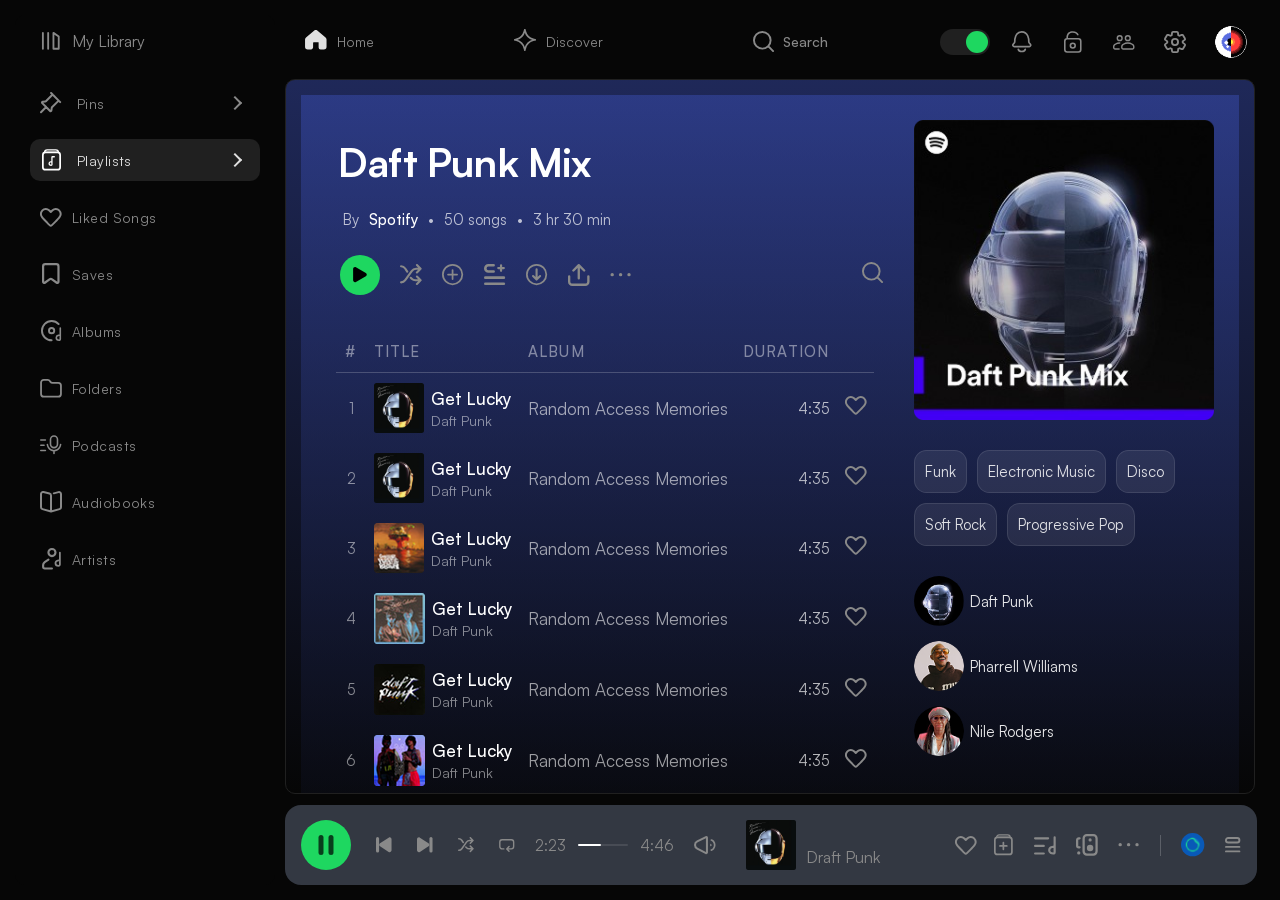
<file: pages/playlist.html>
<!DOCTYPE html>
<html lang="en">

<head>
    <meta charset="UTF-8" />
    <meta name="viewport" content="width=device-width, initial-scale=1.0" />
    <meta name="author" content="MPG Team" />
    <meta name="description" content="This is Georgian Spotify Template created by MPG Team" />
    <link rel="stylesheet" href="../assets/styles/style.css" />
    <link rel="icon" href="../assets/img/favicon.ico" type="image/x-icon">
    <title>Playlist - Georgian Spotify - Project by MPG Team</title>
</head>

<body class="app">
    <header class="header">
        <div class="header-wrapper">
            <!-- desktop -->
          <nav class="navigation">
            <ul class="top-nav-ul left-ul">
              <li>
                <a href="../index.html">
                  <div class="img-div">
                    <i class="icons icon-home"></i>
                  </div>
                  Home
                </a>
              </li>
              <li>
                <a href="./discover.html">
                  <div class="img-div">
                    <i class="icons icon-discover"></i>
                  </div>

                  <span>Discover</span>
                </a>
              </li>
              <li>
                <form action="./search.html">
                  <div class="img-div search-wrapper">
                    <label for="search">
                      <i class="icons icon-search"></i>
                    </label>
                    <input id="search" type="search" placeholder="Search" />
                  </div>
                </form>
              </li>
            </ul>
          </nav>
          <nav class="side-nav top-nav">
            <ul class="top-nav-ul">
              <li>
                <div class="theme-toggle dark" id="theme-toggle"></div>
              </li>
              <li>
                <a href="#">
                  <i class="icons icon-notification"></i>
                </a>
              </li>
              <li>
                <a href="#">
                  <i class="icons icon-lock"></i>
                </a>
              </li>
              <li>
                <a href="#">
                  <i class="icons icon-users"></i>
                </a>
              </li>
              <li>
                <a href="#">
                  <i class="icons icon-settings"></i>
                </a>
              </li>
              <li class="no-hover">
                <a href="./profile.html">
                  <img src="../assets/img/icons/user.svg" alt="Profile" />
                </a>
              </li>
            </ul>
          </nav>
        </div>
        <!-- Mobile navigation -->
        <nav class="mobile-nav">
          <a href="../index.html">
            <i class="icons icon-home-inactive icon-green"></i>
            Home
          </a>
          <a href="./discover.html">
            <i class="icons icon-discover icon-green"></i>
            Discover
          </a>
          <a href="./search.html">
            <i class="icons icon-search icon-green"></i>
            Search
          </a>
          <a href="./library.html">
            <i class="icons icon-library icon-green"></i>
            Library
          </a>
          <a href="./profile.html">
            <i class="icons icon-me icon-green"></i>
            Me
          </a>
        </nav>
    </header>
    <aside class="sidebar">
      <div class="sidebar-heading">
        <a href="./library.html"><i class="icons icon-library"></i> My Library</a>
      </div>
      <nav class="sidebar-menu">
        <ul>
          <li>
            <details class="nav__dropdown">
              <summary class="nav__link">
                <i class="icons icon-pin"></i>
                Pins
              </summary>
              <ul class="nav__sub">
                <li><a href="./album.html">Albums</a></li>
                <li><a href="./artist.html">Artists</a></li>
                <li><a href="./playlist.html">Playlists</a></li>
              </ul>
            </details>
          </li>
          <li class="active">
            <details class="nav__dropdown">
              <summary class="nav__link">
                <i class="icons icon-playlist"></i>
                Playlists
              </summary>
              <ul class="nav__sub">
                <li><a href="./album.html">Albums</a></li>
                <li><a href="./artist.html">Artists</a></li>
                <li class="active"><a href="./playlist.html">Playlists</a></li>
              </ul>
            </details>
          </li>
          <li>
            <a href="./song.html">
              <i class="icons icon-hearth"></i>
              <span>Liked Songs</span>
            </a>
          </li>
          <li>
            <a href="#">
              <i class="icons icon-bookmark"></i>
              <span>Saves</span>
            </a>
          </li>
          <li>
            <a href="./album.html">
              <i class="icons icon-album"></i>
              <span>Albums</span>
            </a>
          </li>
          <li>
            <a href="#">
              <i class="icons icon-folder"></i>
              <span>Folders</span>
            </a>
          </li>
          <li>
            <a href="./podcast.html">
              <i class="icons icon-podcast"></i>
              <span>Podcasts</span>
            </a>
          </li>
          <li>
            <a href="#">
              <i class="icons icon-audiobook"></i>
              <span>Audiobooks</span>
            </a>
          </li>
          <li>
            <a href="./artist.html">
              <i class="icons icon-artists"></i>
              <span>Artists</span>
            </a>
          </li>
        </ul>
      </nav>
    </aside>
    <main class="main music-page playlist-view">

        <header class="playlist-header">
            <form>
                <div class="search-bar">
                    <input id="search" type="search" placeholder="Search Playlist">
                    <label for="search">
                        <i class="icons icon-search icon-sm"></i>
                    </label>
                </div>
            </form>
            <i class="icons icon-arrow_sort"></i>
        </header>


        <div class="playlist-layout">

            <!-- LEFT COLUMN -->
            <div class="playlist-main-content">

                <section class="playlist-hero">

                    <div class="playlist-cover">
                        <img src="../assets/img/albums/album_1.png" alt="Daft Punk">
                    </div>

                    <div class="playlist-meta">

                        <h1 class="playlist-title">Daft Punk Mix</h1>

                        <div class="playlist-details">
                            <p>By</p>
                            <p>Spotify</p>
                            <p>•</p>
                            <p>50 songs</p>
                            <p>•</p>
                            <p>3 hr 30 min</p>
                        </div>

                        <div class="playlist-controls">

                            <div class="playlist-controls-left">

                                <div class="play-button-bg">
                                    <i class="icons icon-play-black icon-sm"></i>
                                </div>

                                <i class="icons icon-shuffle"></i>
                                <i class="icons icon-add-music"></i>
                                <i class="icons icon-add-album"></i>
                                <i class="icons icon-download"></i>
                                <i class="icons icon-upload"></i>
                                <i class="icons icon-dots"></i>

                            </div>

                            <div class="playlist-controls-right">
                                <i class="icons icon-search"></i>
                            </div>

                        </div>


                        <div class="playlist-controls-mobile">

                            <div class="playlist-mobile-left">
                                <i class="icons icon-add-playlist"></i>
                                <i class="icons icon-add-album"></i>
                                <i class="icons icon-download"></i>
                                <i class="icons icon-dots"></i>
                            </div>

                            <div class="playlist-mobile-right">

                                <i class="icons icon-shuffle"></i>

                                <div class="mobile-play-button">
                                    <i class="icons icon-play-black icon-xxxs"></i>
                                </div>

                            </div>

                        </div>

                </section>


                <!-- SONG TABLE -->
                <section class="tracklist-wrapper">

                    <table class="tracklist-table">

                        <thead>
                            <tr>
                                <th>#</th>
                                <th>Title</th>
                                <th>Album</th>
                                <th>Duration</th>
                                <th></th>
                            </tr>
                        </thead>

                        <tbody>

                            <tr>

                                <td class="track-index">1</td>

                                <td class="track-data">

                                    <div class="track-card">

                                        <img src="../assets/img/albums/album_1.png" alt="cover" class="track-cover" />

                                        <div class="track-text">
                                            <p class="track-title">Get Lucky</p>
                                            <p class="track-artist">Daft Punk</p>
                                        </div>

                                    </div>

                                </td>

                                <td class="track-album">Random Access Memories</td>

                                <td class="track-time">4:35</td>

                                <td>
                                    <i class="icons icon-hearth"></i>
                                </td>

                                <td>
                                    <i class="icons icon-dots"></i>
                                </td>

                            </tr>

                            <tr>

                                <td class="track-index">2</td>

                                <td class="track-data">

                                    <div class="track-card">

                                        <img src="../assets/img/albums/album_1.png" alt="cover" class="track-cover" />

                                        <div class="track-text">
                                            <p class="track-title">Get Lucky</p>
                                            <p class="track-artist">Daft Punk</p>
                                        </div>

                                    </div>

                                </td>

                                <td class="track-album">Random Access Memories</td>

                                <td class="track-time">4:35</td>

                                <td>
                                    <i class="icons icon-hearth"></i>
                                </td>

                                <td>
                                    <i class="icons icon-dots"></i>
                                </td>

                            </tr>

                            <tr>

                                <td class="track-index">3</td>

                                <td class="track-data">

                                    <div class="track-card">

                                        <img src="../assets/img/albums/on-melancholy-hill.png" alt="cover" class="track-cover" />

                                        <div class="track-text">
                                            <p class="track-title">Get Lucky</p>
                                            <p class="track-artist">Daft Punk</p>
                                        </div>

                                    </div>

                                </td>

                                <td class="track-album">Random Access Memories</td>

                                <td class="track-time">4:35</td>

                                <td>
                                    <i class="icons icon-hearth"></i>
                                </td>

                                <td>
                                    <i class="icons icon-dots"></i>
                                </td>

                            </tr>

                            <tr>

                                <td class="track-index">4</td>

                                <td class="track-data">

                                    <div class="track-card">

                                        <img src="../assets/img/albums/tainted-love.png" alt="cover" class="cover" />
                                        <div class="track-text">
                                            <p class="track-title">Get Lucky</p>
                                            <p class="track-artist">Daft Punk</p>
                                        </div>

                                    </div>

                                </td>

                                <td class="track-album">Random Access Memories</td>

                                <td class="track-time">4:35</td>

                                <td>
                                    <i class="icons icon-hearth"></i>
                                </td>

                                <td>
                                    <i class="icons icon-dots"></i>
                                </td>

                            </tr>

                            <tr>

                                <td class="track-index">5</td>

                                <td class="track-data">

                                    <div class="track-card">

                                        <img src="../assets/img/albums/one-more-time.png" alt="cover" class="cover" />
                                        <div class="track-text">
                                            <p class="track-title">Get Lucky</p>
                                            <p class="track-artist">Daft Punk</p>
                                        </div>

                                    </div>

                                </td>

                                <td class="track-album">Random Access Memories</td>

                                <td class="track-time">4:35</td>

                                <td>
                                    <i class="icons icon-hearth"></i>
                                </td>

                                <td>
                                    <i class="icons icon-dots"></i>
                                </td>

                            </tr>

                            <tr>
                                <td class="track-index">6</td>
                                <td class="track-data">
                                    <div class="track-card">
                                        <img src="../assets/img/albums/electric-feel.png" alt="cover" class="cover" />
                                        <div class="track-text">
                                            <p class="track-title">Get Lucky</p>
                                            <p class="track-artist">Daft Punk</p>
                                        </div>
                                    </div>
                                </td>
                                <td class="track-album">Random Access Memories</td>
                                <td class="track-time">4:35</td>
                                <td>
                                    <i class="icons icon-hearth"></i>
                                </td>
                                <td>
                                    <i class="icons icon-dots"></i>
                                </td>
                            </tr>

                            <tr>
                                <td class="track-index">7</td>
                                <td class="track-data">
                                    <div class="track-card">

                                        <img src="../assets/img/albums/album_1.png" alt="cover" class="track-cover" />

                                        <div class="track-text">
                                            <p class="track-title">Get Lucky</p>
                                            <p class="track-artist">Daft Punk</p>
                                        </div>
                                    </div>
                                </td>
                                <td class="track-album">Random Access Memories</td>
                                <td class="track-time">4:35</td>
                                <td>
                                    <i class="icons icon-hearth"></i>
                                </td>
                                <td>
                                    <i class="icons icon-dots"></i>
                                </td>
                            </tr>
                        </tbody>
                    </table>
                </section>

            </div>


            <!-- RIGHT COLUMN -->
            <section class="artist-sidebar">

                <img src="../assets/img/albums/album_2.png" alt="Daft Punk">

                <div class="artist-genres">
                    <p>Funk</p>
                    <p>Electronic Music</p>
                    <p>Disco</p>
                    <p>Soft Rock</p>
                    <p>Progressive Pop</p>
                </div>

                <div class="artist-collaborators">

                    <div class="artist-card">
                        <img src="../assets/img/artists/artist_2.png">
                        <p>Daft Punk</p>
                    </div>

                    <div class="artist-card">
                        <img src="../assets/img/artists/pharrell-williams.png">
                        <p>Pharrell Williams</p>
                    </div>

                    <div class="artist-card">
                        <img src="../assets/img/artists/nile-rodgers.png">
                        <p>Nile Rodgers</p>
                    </div>

                </div>

            </section>

        </div>
    </main>
    <aside class="activity">
      <div class="main-inner">
        <section class="section-wrapper">
          <div class="content-wrapper">
            <div class="section-title">
              <h4>Friends Activity</h4>
              <div class="slide-controls">
                <a href="#"><i class="icons icon-add-friend"></i></a>
                <a href="#"><i class="icons icon-close"></i></a>
              </div>
            </div>
            <div class="activity-content">
              <div class="activity-details">
                <div class="activity-icon">
                  <img src="../assets/img/users/user_1.png" alt="" />
                </div>
                <div class="activity-summary">
                  <span class="title">FriendlyMusicListener</span>
                  <div class="description">
                    <div class="activity-time now">
                      <span class="now-bar"></span>
                    </div>
                    <div class="artist-information">
                      <span class="album">Goosebumps </span>
                      <span class="artist">Travis Scott</span>
                    </div>
                  </div>
                </div>
              </div>
              <div class="activity-details">
                <div class="activity-icon">
                  <img src="../assets/img/users/user_2.png" alt="" />
                </div>
                <div class="activity-summary">
                  <span class="title">AverageMusicEnjoyer</span>
                  <div class="description">
                    <div class="activity-time now">
                      <span class="now-bar"></span>
                    </div>
                    <div class="artist-information">
                      <span class="album">Get Lucky </span>
                      <span class="artist">Daft Punk</span>
                    </div>
                  </div>
                </div>
              </div>
              <div class="activity-details">
                <div class="activity-icon">
                  <img src="../assets/img/users/user_3.png" alt="" />
                </div>
                <div class="activity-summary">
                  <span class="title">MusicEnthusiast</span>
                  <div class="description">
                    <div class="activity-time">
                      <span>1h</span>
                    </div>
                    <div class="artist-information">
                      <span class="album">would he </span>
                      <span class="artist">joji</span>
                    </div>
                  </div>
                </div>
              </div>
              <div class="activity-details">
                <div class="activity-icon">
                  <img src="../assets/img/users/user_4.png" alt="" />
                </div>
                <div class="activity-summary">
                  <span class="title">IListenToMusic56</span>
                  <div class="description">
                    <div class="activity-time">
                      <span>6h</span>
                    </div>
                    <div class="artist-information">
                      <span class="album">Rockstar </span>
                      <span class="artist">Post Malone</span>
                    </div>
                  </div>
                </div>
              </div>
            </div>
          </div>
        </section>
      </div>
    </aside>
    <footer class="player">
      <div class="player-wrapper">
        <img src="../assets/img/albums/album_1.png" alt="Draft Punk" />

        <div class="music-title-author-wrapper">
          <a href="./now-playing-text.html" class="scrolling-text"
            >Get Lucky (feat. Pharrell Williams and Nile Rodgers)</a
          >
          <a href="./now-playing.html" class="scrolling-text-band">Draft Punk</a>
        </div>
      </div>

      <div class="player-icons">
        <i class="icons icon-add-playlist icon-sm"></i>
        <img src="../assets/img/icons/player/play.svg" alt="play" class="play" />
      </div>

      <div class="music-progress-bar"></div>

      <div class="advanced-player">
        <div class="advanced-player-wrapper">
          <div class="stop-button-wrapper">
            <img
              src="../assets/img/icons/player/pause.svg"
              alt="pause"
              class="pause"
            />
          </div>
          <i class="icons icon-prev icon-sm"></i>
          <i class="icons icon-next icon-sm"></i>
          <i class="icons icon-shuffle icon-sm"></i>
          <i class="icons icon-repeat icon-sm"></i>
        </div>

        <div class="advanced-player-music-time-line">
          <p>2:23</p>
          <div class="advanced-music-progress-bar"></div>
          <p>4:46</p>
        </div>

        <i class="icons icon-volume"></i>
      </div>

      <div class="advanced-player-icons">
        <div class="wrapper-icons">
          <i class="icons icon-hearth"></i>
          <i class="icons icon-add-playlist"></i>
        </div>
        <a href="./now-playing-music-section.html"><i class="icons icon-list"></i></a>
        <i class="icons icon-devices"></i>
        <i class="icons icon-dots"></i>
        <hr />
        <i class="icons icon-player_blue_icon icon-md"></i>
        <i class="icons icon-order icon-sm"></i>
      </div>
    </footer>
</body>
<script src="../assets/js/main.js"></script>

</html>
</file>
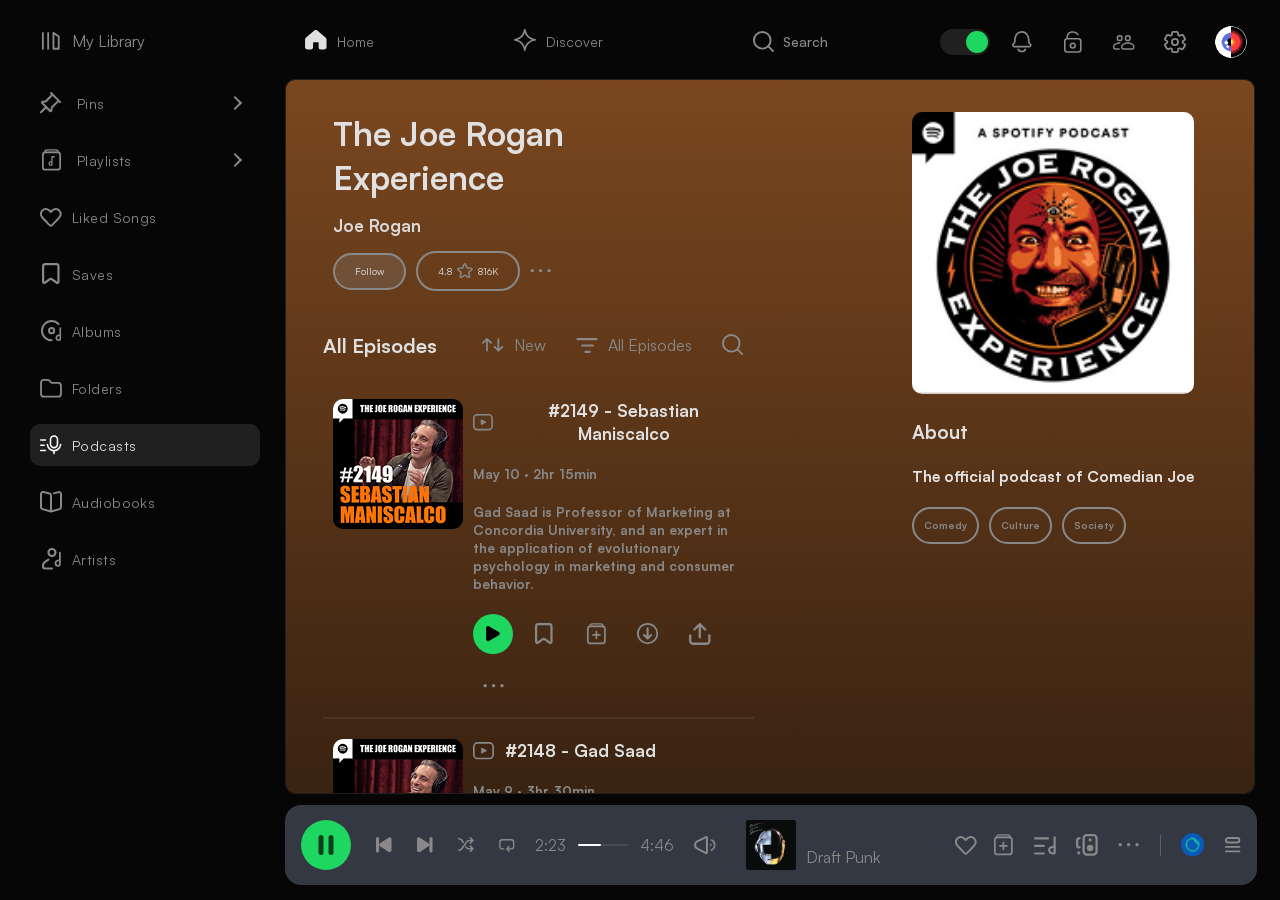
<file: pages/podcast.html>
<!doctype html>
<html lang="en">
	<head>
		<meta charset="UTF-8" />
		<meta name="viewport" content="width=device-width, initial-scale=1.0" />
		<meta name="author" content="MPG Team" />
		<meta
			name="description"
			content="This is Georgian Spotify Template created by MPG Team"
		/>
		<link rel="stylesheet" href="../assets/styles/style.css" />
		<link rel="icon" href="../assets/img/favicon.ico" type="image/x-icon" />
		<title>Podcast - Georgian Spotify - Project by MPG Team</title>
	</head>
	<body class="app">
		<header class="header">
			<div class="header-wrapper">
				<!-- desktop -->
				<nav class="navigation">
					<ul class="top-nav-ul left-ul">
						<li>
							<a href="../index.html">
								<div class="img-div">
									<i class="icons icon-home"></i>
								</div>
								Home
							</a>
						</li>
						<li>
							<a href="./discover.html">
								<div class="img-div">
									<i class="icons icon-discover"></i>
								</div>

								<span>Discover</span>
							</a>
						</li>
						<li>
							<form action="./search.html">
								<div class="img-div search-wrapper">
									<label for="search">
										<i class="icons icon-search"></i>
									</label>
									<input
										id="search"
										type="search"
										placeholder="Search"
									/>
								</div>
							</form>
						</li>
					</ul>
				</nav>
				<nav class="side-nav top-nav">
					<ul class="top-nav-ul">
						<li>
							<div
								class="theme-toggle dark"
								id="theme-toggle"
							></div>
						</li>
						<li>
							<a href="#">
								<i class="icons icon-notification"></i>
							</a>
						</li>
						<li>
							<a href="#">
								<i class="icons icon-lock"></i>
							</a>
						</li>
						<li>
							<a href="#">
								<i class="icons icon-users"></i>
							</a>
						</li>
						<li>
							<a href="#">
								<i class="icons icon-settings"></i>
							</a>
						</li>
						<li class="no-hover">
							<a href="./profile.html">
								<img
									src="../assets/img/icons/user.svg"
									alt="Profile"
								/>
							</a>
						</li>
					</ul>
				</nav>
			</div>
			<!-- Mobile navigation -->
			<nav class="mobile-nav">
				<a href="../index.html">
					<i class="icons icon-home-inactive icon-green"></i>
					Home
				</a>
				<a href="./discover.html">
					<i class="icons icon-discover icon-green"></i>
					Discover
				</a>
				<a href="./search.html">
					<i class="icons icon-search icon-green"></i>
					Search
				</a>
				<a href="./library.html">
					<i class="icons icon-library icon-green"></i>
					Library
				</a>
				<a href="./profile.html">
					<i class="icons icon-me icon-green"></i>
					Me
				</a>
			</nav>
		</header>
		<aside class="sidebar">
			<div class="sidebar-heading">
				<a href="./library.html"
					><i class="icons icon-library"></i> My Library</a
				>
			</div>
			<nav class="sidebar-menu">
				<ul>
					<li>
						<details class="nav__dropdown">
							<summary class="nav__link">
								<i class="icons icon-pin"></i>
								Pins
							</summary>
							<ul class="nav__sub">
								<li><a href="./album.html">Albums</a></li>
								<li>
									<a href="./artist.html">Artists</a>
								</li>
								<li>
									<a href="./playlist.html">Playlists</a>
								</li>
							</ul>
						</details>
					</li>
					<li>
						<details class="nav__dropdown">
							<summary class="nav__link">
								<i class="icons icon-playlist"></i>
								Playlists
							</summary>
							<ul class="nav__sub">
								<li><a href="./album.html">Albums</a></li>
								<li>
									<a href="./artist.html">Artists</a>
								</li>
								<li>
									<a href="./playlist.html">Playlists</a>
								</li>
							</ul>
						</details>
					</li>
					<li>
						<a href="./song.html">
							<i class="icons icon-hearth"></i>
							<span>Liked Songs</span>
						</a>
					</li>
					<li>
						<a href="#">
							<i class="icons icon-bookmark"></i>
							<span>Saves</span>
						</a>
					</li>
					<li>
						<a href="./album.html">
							<i class="icons icon-album"></i>
							<span>Albums</span>
						</a>
					</li>
					<li>
						<a href="#">
							<i class="icons icon-folder"></i>
							<span>Folders</span>
						</a>
					</li>
					<li class="active">
						<a href="./podcast.html">
							<i class="icons icon-podcast"></i>
							<span>Podcasts</span>
						</a>
					</li>
					<li>
						<a href="#">
							<i class="icons icon-audiobook"></i>
							<span>Audiobooks</span>
						</a>
					</li>
					<li>
						<a href="./artist.html">
							<i class="icons icon-artists"></i>
							<span>Artists</span>
						</a>
					</li>
				</ul>
			</nav>
		</aside>
		<main class="main no-pd">
			<div class="main-inner main-podcast no-pd">
				<!-- Desktop wrapper -->
				<section class="section-wrapper-podcast">
					<div class="podcast-wrapper">
						<div class="podcast-headings">
							<h3>The Joe Rogan Experience</h3>
							<h6>Joe Rogan</h6>
							<div class="cta-actions">
								<input
									type="radio"
									name="podcast-cta"
									id="podcastFollow"
									checked
								/>
								<label for="podcastFollow"> Follow </label>
								<input
									type="radio"
									name="podcast-cta"
									id="podcastRatings"
								/>
								<label for="podcastRatings">
									4.8
									<i
										class="icons icon-star_small icon-sm"
									></i>
									816K
								</label>
								<a href="#">
									<i class="icons icon-dots"></i>
								</a>
							</div>
						</div>
						<article class="about-podcast">
							<figure>
								<img
									src="../assets/img/podcasts/podcast_2.png"
									alt="Joe Rogan experience"
								/>
							</figure>
							<div class="podcast-info">
								<h2>About</h2>
								<p>The official podcast of Comedian Joe</p>
								<div class="podcasts-genres">
									<span>Comedy</span>
									<span>Culture</span>
									<span>Society</span>
								</div>
							</div>
						</article>
						<div class="episodes-wrapper">
							<div class="podcast-filter">
								<h6>All Episodes</h6>
								<div class="filters">
									<div class="filter">
										<a href="#">
											<i
												class="icons icon-arrow_sort"
											></i>
											New
										</a>
									</div>
									<div class="filter">
										<a href="#">
											<i
												class="icons icon-order-burger"
											></i>
											All Episodes
										</a>
									</div>
									<div class="filter">
										<a href="#">
											<i class="icons icon-search"></i>
										</a>
									</div>
								</div>
							</div>
							<div class="episodes">
								<article class="episode">
									<figure>
										<img
											class="podcast-preview"
											src="../assets/img/podcasts/2149.jpg"
											alt="Episode #2149"
										/>
									</figure>
									<div class="description-wrapper">
										<h3>
											<i
												class="icons icon-play_bordered"
											></i>
											#2149 - Sebastian Maniscalco
										</h3>
										<p>May 10 &middot; 2hr 15min</p>
										<p>
											Gad Saad is Professor of Marketing
											at Concordia University, and an
											expert in the application of
											evolutionary psychology in marketing
											and consumer behavior.
											<span>
												He is the host of
												"The Saad Truth with Dr. Saad"
												podcast, and the author of
												"The Saad Truth about
												Happiness: 8 Secrets for Leading
												the Good Life" available in
												paperback on May 14,
												2024.www.gadsaad.com Learn more
												about your ad choices. Visit
												podcastchoices.com/adchoices
											</span>
										</p>
										<div class="button-wrapper">
											<button>
												<i
													class="icons icon-play-black icon-sm"
												></i>
											</button>
											<a href="#">
												<i
													class="icons icon-bookmark"
												></i>
											</a>
											<a href="#">
												<i
													class="icons icon-add-playlist"
												></i>
											</a>
											<a href="#">
												<i
													class="icons icon-download"
												></i>
											</a>
											<a href="#">
												<i
													class="icons icon-upload"
												></i>
											</a>
											<a href="#">
												<i class="icons icon-dots"></i>
											</a>
										</div>
									</div>
								</article>
								<article class="episode">
									<figure>
										<img
											class="podcast-preview"
											src="../assets/img/podcasts/2149.jpg"
											alt="Episode #2149"
										/>
									</figure>
									<div class="description-wrapper">
										<h3>
											<i
												class="icons icon-play_bordered"
											></i>
											#2148 - Gad Saad
										</h3>
										<p>May 9 &middot; 3hr 30min</p>
										<p>
											Gad Saad is Professor of Marketing
											at Concordia University, and an
											expert in the application of
											evolutionary psychology in marketing
											and consumer behavior.
											<span>
												He is the host of
												"The Saad Truth with Dr. Saad"
												podcast, and the author of
												"The Saad Truth about
												Happiness: 8 Secrets for Leading
												the Good Life" available in
												paperback on May 14,
												2024.www.gadsaad.com Learn more
												about your ad choices. Visit
												podcastchoices.com/adchoices
											</span>
										</p>
										<div class="button-wrapper">
											<button>
												<i
													class="icons icon-play-black icon-sm"
												></i>
											</button>
											<a href="#">
												<i
													class="icons icon-bookmark"
												></i>
											</a>
											<a href="#">
												<i
													class="icons icon-add-playlist"
												></i>
											</a>
											<a href="#">
												<i
													class="icons icon-download"
												></i>
											</a>
											<a href="#">
												<i
													class="icons icon-upload"
												></i>
											</a>
											<a href="#">
												<i class="icons icon-dots"></i>
											</a>
										</div>
									</div>
								</article>
								<article class="episode">
									<figure>
										<img
											class="podcast-preview"
											src="../assets/img/podcasts/2149.jpg"
											alt="Episode #2149"
										/>
									</figure>
									<div class="description-wrapper">
										<h3>
											<i
												class="icons icon-play_bordered"
											></i>
											#2147 - Mike Baker
										</h3>
										<p>May 8 &middot; 2hr 54min</p>
										<p>
											Gad Saad is Professor of Marketing
											at Concordia University, and an
											expert in the application of
											evolutionary psychology in marketing
											and consumer behavior.
											<span>
												He is the host of
												"The Saad Truth with Dr. Saad"
												podcast, and the author of
												"The Saad Truth about
												Happiness: 8 Secrets for Leading
												the Good Life" available in
												paperback on May 14,
												2024.www.gadsaad.com Learn more
												about your ad choices. Visit
												podcastchoices.com/adchoices
											</span>
										</p>
										<div class="button-wrapper">
											<button>
												<i
													class="icons icon-play-black icon-sm"
												></i>
											</button>
											<a href="#">
												<i
													class="icons icon-bookmark"
												></i>
											</a>
											<a href="#">
												<i
													class="icons icon-add-playlist"
												></i>
											</a>
											<a href="#">
												<i
													class="icons icon-download"
												></i>
											</a>
											<a href="#">
												<i
													class="icons icon-upload"
												></i>
											</a>
											<a href="#">
												<i class="icons icon-dots"></i>
											</a>
										</div>
									</div>
								</article>
							</div>
						</div>
					</div>
				</section>
			</div>
		</main>
		<aside class="activity">
			<div class="main-inner">
				<section class="section-wrapper">
					<div class="content-wrapper">
						<div class="section-title">
							<h4>Friends Activity</h4>
							<div class="slide-controls">
								<a href="#"
									><i class="icons icon-add-friend"></i
								></a>
								<a href="#"><i class="icons icon-close"></i></a>
							</div>
						</div>
						<div class="activity-content">
							<div class="activity-details">
								<div class="activity-icon">
									<img
										src="../assets/img/users/user_1.png"
										alt=""
									/>
								</div>
								<div class="activity-summary">
									<span class="title"
										>FriendlyMusicListener</span
									>
									<div class="description">
										<div class="activity-time now">
											<span class="now-bar"></span>
										</div>
										<div class="artist-information">
											<span class="album"
												>Goosebumps
											</span>
											<span class="artist"
												>Travis Scott</span
											>
										</div>
									</div>
								</div>
							</div>
							<div class="activity-details">
								<div class="activity-icon">
									<img
										src="../assets/img/users/user_2.png"
										alt=""
									/>
								</div>
								<div class="activity-summary">
									<span class="title"
										>AverageMusicEnjoyer</span
									>
									<div class="description">
										<div class="activity-time now">
											<span class="now-bar"></span>
										</div>
										<div class="artist-information">
											<span class="album"
												>Get Lucky
											</span>
											<span class="artist"
												>Daft Punk</span
											>
										</div>
									</div>
								</div>
							</div>
							<div class="activity-details">
								<div class="activity-icon">
									<img
										src="../assets/img/users/user_3.png"
										alt=""
									/>
								</div>
								<div class="activity-summary">
									<span class="title">MusicEnthusiast</span>
									<div class="description">
										<div class="activity-time">
											<span>1h</span>
										</div>
										<div class="artist-information">
											<span class="album">would he </span>
											<span class="artist">joji</span>
										</div>
									</div>
								</div>
							</div>
							<div class="activity-details">
								<div class="activity-icon">
									<img
										src="../assets/img/users/user_4.png"
										alt=""
									/>
								</div>
								<div class="activity-summary">
									<span class="title">IListenToMusic56</span>
									<div class="description">
										<div class="activity-time">
											<span>6h</span>
										</div>
										<div class="artist-information">
											<span class="album">Rockstar </span>
											<span class="artist"
												>Post Malone</span
											>
										</div>
									</div>
								</div>
							</div>
						</div>
					</div>
				</section>
			</div>
		</aside>
		<footer class="player hide-mob">
			<div class="player-wrapper">
				<img src="../assets/img/albums/album_1.png" alt="Draft Punk" />

				<div class="music-title-author-wrapper">
					<a href="./now-playing-text.html" class="scrolling-text"
						>Get Lucky (feat. Pharrell Williams and Nile Rodgers)</a
					>
					<a href="./now-playing.html" class="scrolling-text-band"
						>Draft Punk</a
					>
				</div>
			</div>

			<div class="player-icons">
				<i class="icons icon-add-playlist icon-sm"></i>
				<img
					src="../assets/img/icons/player/play.svg"
					alt="play"
					class="play"
				/>
			</div>

			<div class="music-progress-bar"></div>

			<div class="advanced-player">
				<div class="advanced-player-wrapper">
					<div class="stop-button-wrapper">
						<img
							src="../assets/img/icons/player/pause.svg"
							alt="pause"
							class="pause"
						/>
					</div>
					<i class="icons icon-prev icon-sm"></i>
					<i class="icons icon-next icon-sm"></i>
					<i class="icons icon-shuffle icon-sm"></i>
					<i class="icons icon-repeat icon-sm"></i>
				</div>

				<div class="advanced-player-music-time-line">
					<p>2:23</p>
					<div class="advanced-music-progress-bar"></div>
					<p>4:46</p>
				</div>

				<i class="icons icon-volume"></i>
			</div>

			<div class="advanced-player-icons">
				<div class="wrapper-icons">
					<i class="icons icon-hearth"></i>
					<i class="icons icon-add-playlist"></i>
				</div>
				<a href="./now-playing-music-section.html"
					><i class="icons icon-list"></i
				></a>
				<i class="icons icon-devices"></i>
				<i class="icons icon-dots"></i>
				<hr />
				<i class="icons icon-player_blue_icon icon-md"></i>
				<i class="icons icon-order icon-sm"></i>
			</div>
		</footer>
		<script src="../assets/js/main.js"></script>
	</body>
</html>
</file>
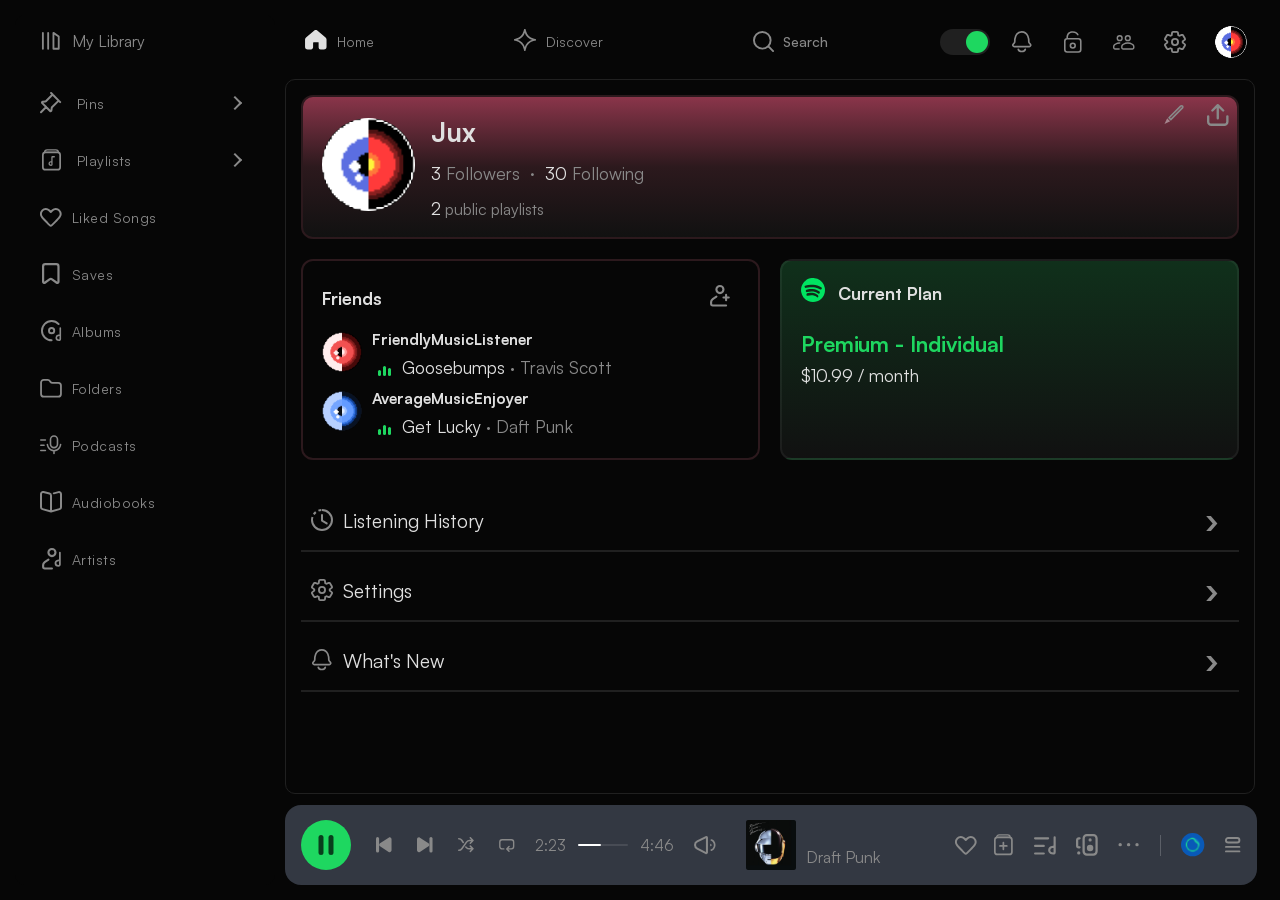
<file: pages/profile.html>
<!doctype html>
<html lang="en">
	<head>
		<meta charset="UTF-8" />
		<meta name="viewport" content="width=device-width, initial-scale=1.0" />
		<meta name="author" content="MPG Team" />
		<meta
			name="description"
			content="This is Georgian Spotify Template created by MPG Team"
		/>
		<link rel="stylesheet" href="../assets/styles/style.css" />
		<link rel="icon" href="../assets/img/favicon.ico" type="image/x-icon" />
		<title>Profile - Georgian Spotify - Project by MPG Team</title>
	</head>
	<body class="app">
		<header class="header">
			<div class="header-wrapper">
				<!-- desktop -->
				<nav class="navigation">
					<ul class="top-nav-ul left-ul">
						<li>
							<a href="../index.html">
								<div class="img-div">
									<i class="icons icon-home"></i>
								</div>
								Home
							</a>
						</li>
						<li>
							<a href="./discover.html">
								<div class="img-div">
									<i class="icons icon-discover"></i>
								</div>

								<span>Discover</span>
							</a>
						</li>
						<li>
							<form action="./search.html">
								<div class="img-div search-wrapper">
									<label for="search">
										<i class="icons icon-search"></i>
									</label>
									<input
										id="search"
										type="search"
										placeholder="Search"
									/>
								</div>
							</form>
						</li>
					</ul>
				</nav>
				<nav class="side-nav top-nav">
					<ul class="top-nav-ul">
						<li>
							<div
								class="theme-toggle dark"
								id="theme-toggle"
							></div>
						</li>
						<li>
							<a href="#">
								<i class="icons icon-notification"></i>
							</a>
						</li>
						<li>
							<a href="#">
								<i class="icons icon-lock"></i>
							</a>
						</li>
						<li>
							<a href="#">
								<i class="icons icon-users"></i>
							</a>
						</li>
						<li>
							<a href="#">
								<i class="icons icon-settings"></i>
							</a>
						</li>
						<li class="no-hover">
							<a href="./profile.html">
								<img
									src="../assets/img/icons/user.svg"
									alt="Profile"
								/>
							</a>
						</li>
					</ul>
				</nav>
			</div>
			<!-- Mobile navigation -->
			<nav class="mobile-nav">
				<a href="../index.html">
					<i class="icons icon-home-inactive icon-green"></i>
					Home
				</a>
				<a href="./discover.html">
					<i class="icons icon-discover icon-green"></i>
					Discover
				</a>
				<a href="./search.html">
					<i class="icons icon-search icon-green"></i>
					Search
				</a>
				<a href="./library.html">
					<i class="icons icon-library icon-green"></i>
					Library
				</a>
				<a class="active" href="./profile.html">
					<i class="icons icon-me icon-green"></i>
					Me
				</a>
			</nav>
		</header>
		<aside class="sidebar">
			<div class="sidebar-heading">
				<a href="./library.html"
					><i class="icons icon-library"></i> My Library</a
				>
			</div>
			<nav class="sidebar-menu">
				<ul>
					<li>
						<details class="nav__dropdown">
							<summary class="nav__link">
								<i class="icons icon-pin"></i>
								Pins
							</summary>
							<ul class="nav__sub">
								<li><a href="./album.html">Albums</a></li>
								<li>
									<a href="./artist.html">Artists</a>
								</li>
								<li>
									<a href="./playlist.html">Playlists</a>
								</li>
							</ul>
						</details>
					</li>
					<li>
						<details class="nav__dropdown">
							<summary class="nav__link">
								<i class="icons icon-playlist"></i>
								Playlists
							</summary>
							<ul class="nav__sub">
								<li><a href="./album.html">Albums</a></li>
								<li>
									<a href="./artist.html">Artists</a>
								</li>
								<li>
									<a href="./playlist.html">Playlists</a>
								</li>
							</ul>
						</details>
					</li>
					<li>
						<a href="./song.html">
							<i class="icons icon-hearth"></i>
							<span>Liked Songs</span>
						</a>
					</li>
					<li>
						<a href="#">
							<i class="icons icon-bookmark"></i>
							<span>Saves</span>
						</a>
					</li>
					<li>
						<a href="./album.html">
							<i class="icons icon-album"></i>
							<span>Albums</span>
						</a>
					</li>
					<li>
						<a href="#">
							<i class="icons icon-folder"></i>
							<span>Folders</span>
						</a>
					</li>
					<li>
						<a href="./podcast.html">
							<i class="icons icon-podcast"></i>
							<span>Podcasts</span>
						</a>
					</li>
					<li>
						<a href="#">
							<i class="icons icon-audiobook"></i>
							<span>Audiobooks</span>
						</a>
					</li>
					<li>
						<a href="./artist.html">
							<i class="icons icon-artists"></i>
							<span>Artists</span>
						</a>
					</li>
				</ul>
			</nav>
		</aside>
		<main class="main main-profile no-pd">
			<div class="main-inner no-pd">
				<section class="profile-section-wrapper">
					<div class="profile-page-content-wrapper">
						<div class="profile-content my-profile">
							<article>
								<figure>
									<img
										src="../assets/img/profile/profile-img.svg"
										alt="My Profile"
									/>
								</figure>
								<div class="profile-info">
									<h3>Jux</h3>
									<div class="profile-stats">
										<a href="#"><span>3</span> Followers</a>
										&middot;
										<a href="#">
											<span>30</span> Following
										</a>
									</div>
									<p><span>2</span> public playlists</p>
								</div>
								<div class="profile-actions">
									<button id="editProfile">
										<i class="icons icon-edit"></i>
									</button>
									<button id="uploadProfile">
										<i class="icons icon-upload"></i>
									</button>
								</div>
							</article>
						</div>
						<div class="profile-content friends">
							<div class="profile-headings">
								<h2>Friends</h2>
								<button>
									<i class="icons icon-add-friend"></i>
								</button>
							</div>
							<div class="my-friends">
								<article>
									<figure>
										<img
											src="../assets/img/profile/friend2.svg"
											alt="Friend 1"
										/>
									</figure>
									<div class="friend-info">
										<h3>FriendlyMusicListener</h3>
										<div class="listener">
											<div class="activity-time now">
												<span class="now-bar"></span>
											</div>
											<p>
												<span>Goosebumps</span> &middot;
												Travis Scott
											</p>
										</div>
									</div>
								</article>
								<article>
									<figure>
										<img
											src="../assets/img/profile/friend1.svg"
											alt="Friend 2"
										/>
									</figure>
									<div class="friend-info">
										<h3>AverageMusicEnjoyer</h3>
										<div class="listener">
											<div class="activity-time now">
												<span class="now-bar"></span>
											</div>
											<p>
												<span>Get Lucky</span> &middot;
												Daft Punk
											</p>
										</div>
									</div>
								</article>
							</div>
						</div>
						<div class="profile-content spotify-plan">
							<div class="plan-header">
								<a href="#">
									<i class="icons icon-spotify icon-md"></i>
								</a>
								<h4>Current Plan</h4>
							</div>
							<div class="plan-info">
								<h3>Premium - Individual</h3>
								<span>$10.99 / month</span>
							</div>
						</div>
						<div class="profile-content profile-details">
							<details class="details">
								<summary class="summary">
									<i class="icons icon-history"></i>
									Listening History
								</summary>
								<ul class="listening-history">
									<li>
										<img
											src="../assets/img/profile/Daft-Punk.svg"
											alt="Daft Punk"
										/>
										Daft Punk
									</li>
									<li>
										<img
											src="../assets/img/profile/David-bowie.svg"
											alt="David Bowie"
										/>
										David Bowie
									</li>
									<li>
										<img
											src="../assets/img/profile/GunsNRoses.svg"
											alt="Guns N' Roses"
										/>
										Guns N' Roses
									</li>
								</ul>
							</details>
							<details class="details">
								<summary class="summary">
									<i class="icons icon-settings"></i>
									Settings
								</summary>
								<ul class="listening-history">
									<li>
										<img
											src="../assets/img/profile/edit-profile.svg"
											alt="Change Password"
										/>
										Change Password
									</li>
									<li>
										<img
											src="../assets/img/profile/upload-img.svg"
											alt="Change Profile Picture"
										/>
										Change Profle Picture
									</li>
									<li>
										<img
											src="../assets/img/profile/delete-acc.svg"
											alt="Delete or disable your account"
										/>
										Disable/Delete Account
									</li>
								</ul>
							</details>
							<details class="details">
								<summary class="summary">
									<i class="icons icon-notification"></i>
									What's New
								</summary>
								<ul class="listening-history">
									<li>
										<img
											class="friend-suggestion"
											src="../assets/img/profile/friend1.svg"
											alt="Friend suggestion"
										/>
										you may know
									</li>
									<li>
										<img
											src="../assets/img/profile/you-may-like.svg"
											alt="The Beatles"
										/>
										You may Like
									</li>
									<li>
										<img
											src="../assets/img/profile/your-friends-choice.svg"
											alt="Your Friends' Choice"
										/>
										Your Friends' Choice
									</li>
								</ul>
							</details>
						</div>
					</div>
				</section>
			</div>
		</main>
		<aside class="activity">
			<div class="main-inner">
				<section class="section-wrapper">
					<div class="content-wrapper">
						<div class="section-title">
							<h4>Friends Activity</h4>
							<div class="slide-controls">
								<a href="#"
									><i class="icons icon-add-friend"></i
								></a>
								<a href="#"><i class="icons icon-close"></i></a>
							</div>
						</div>
						<div class="activity-content">
							<div class="activity-details">
								<div class="activity-icon">
									<img
										src="../assets/img/users/user_1.png"
										alt=""
									/>
								</div>
								<div class="activity-summary">
									<span class="title"
										>FriendlyMusicListener</span
									>
									<div class="description">
										<div class="activity-time now">
											<span class="now-bar"></span>
										</div>
										<div class="artist-information">
											<span class="album"
												>Goosebumps
											</span>
											<span class="artist"
												>Travis Scott</span
											>
										</div>
									</div>
								</div>
							</div>
							<div class="activity-details">
								<div class="activity-icon">
									<img
										src="../assets/img/users/user_2.png"
										alt=""
									/>
								</div>
								<div class="activity-summary">
									<span class="title"
										>AverageMusicEnjoyer</span
									>
									<div class="description">
										<div class="activity-time now">
											<span class="now-bar"></span>
										</div>
										<div class="artist-information">
											<span class="album"
												>Get Lucky
											</span>
											<span class="artist"
												>Daft Punk</span
											>
										</div>
									</div>
								</div>
							</div>
							<div class="activity-details">
								<div class="activity-icon">
									<img
										src="../assets/img/users/user_3.png"
										alt=""
									/>
								</div>
								<div class="activity-summary">
									<span class="title">MusicEnthusiast</span>
									<div class="description">
										<div class="activity-time">
											<span>1h</span>
										</div>
										<div class="artist-information">
											<span class="album">would he </span>
											<span class="artist">joji</span>
										</div>
									</div>
								</div>
							</div>
							<div class="activity-details">
								<div class="activity-icon">
									<img
										src="../assets/img/users/user_4.png"
										alt=""
									/>
								</div>
								<div class="activity-summary">
									<span class="title">IListenToMusic56</span>
									<div class="description">
										<div class="activity-time">
											<span>6h</span>
										</div>
										<div class="artist-information">
											<span class="album">Rockstar </span>
											<span class="artist"
												>Post Malone</span
											>
										</div>
									</div>
								</div>
							</div>
						</div>
					</div>
				</section>
			</div>
		</aside>
		<footer class="player hide-mob">
			<div class="player-wrapper">
				<img src="../assets/img/albums/album_1.png" alt="Draft Punk" />

				<div class="music-title-author-wrapper">
					<a href="./now-playing-text.html" class="scrolling-text"
						>Get Lucky (feat. Pharrell Williams and Nile Rodgers)</a
					>
					<a href="./now-playing.html" class="scrolling-text-band"
						>Draft Punk</a
					>
				</div>
			</div>

			<div class="player-icons">
				<i class="icons icon-add-playlist icon-sm"></i>
				<img
					src="../assets/img/icons/player/play.svg"
					alt="play"
					class="play"
				/>
			</div>

			<div class="music-progress-bar"></div>

			<div class="advanced-player">
				<div class="advanced-player-wrapper">
					<div class="stop-button-wrapper">
						<img
							src="../assets/img/icons/player/pause.svg"
							alt="pause"
							class="pause"
						/>
					</div>
					<i class="icons icon-prev icon-sm"></i>
					<i class="icons icon-next icon-sm"></i>
					<i class="icons icon-shuffle icon-sm"></i>
					<i class="icons icon-repeat icon-sm"></i>
				</div>

				<div class="advanced-player-music-time-line">
					<p>2:23</p>
					<div class="advanced-music-progress-bar"></div>
					<p>4:46</p>
				</div>

				<i class="icons icon-volume"></i>
			</div>

			<div class="advanced-player-icons">
				<div class="wrapper-icons">
					<i class="icons icon-hearth"></i>
					<i class="icons icon-add-playlist"></i>
				</div>
				<a href="./now-playing-music-section.html"
					><i class="icons icon-list"></i
				></a>
				<i class="icons icon-devices"></i>
				<i class="icons icon-dots"></i>
				<hr />
				<i class="icons icon-player_blue_icon icon-md"></i>
				<i class="icons icon-order icon-sm"></i>
			</div>
		</footer>
		<script src="../assets/js/main.js"></script>
	</body>
</html>
</file>
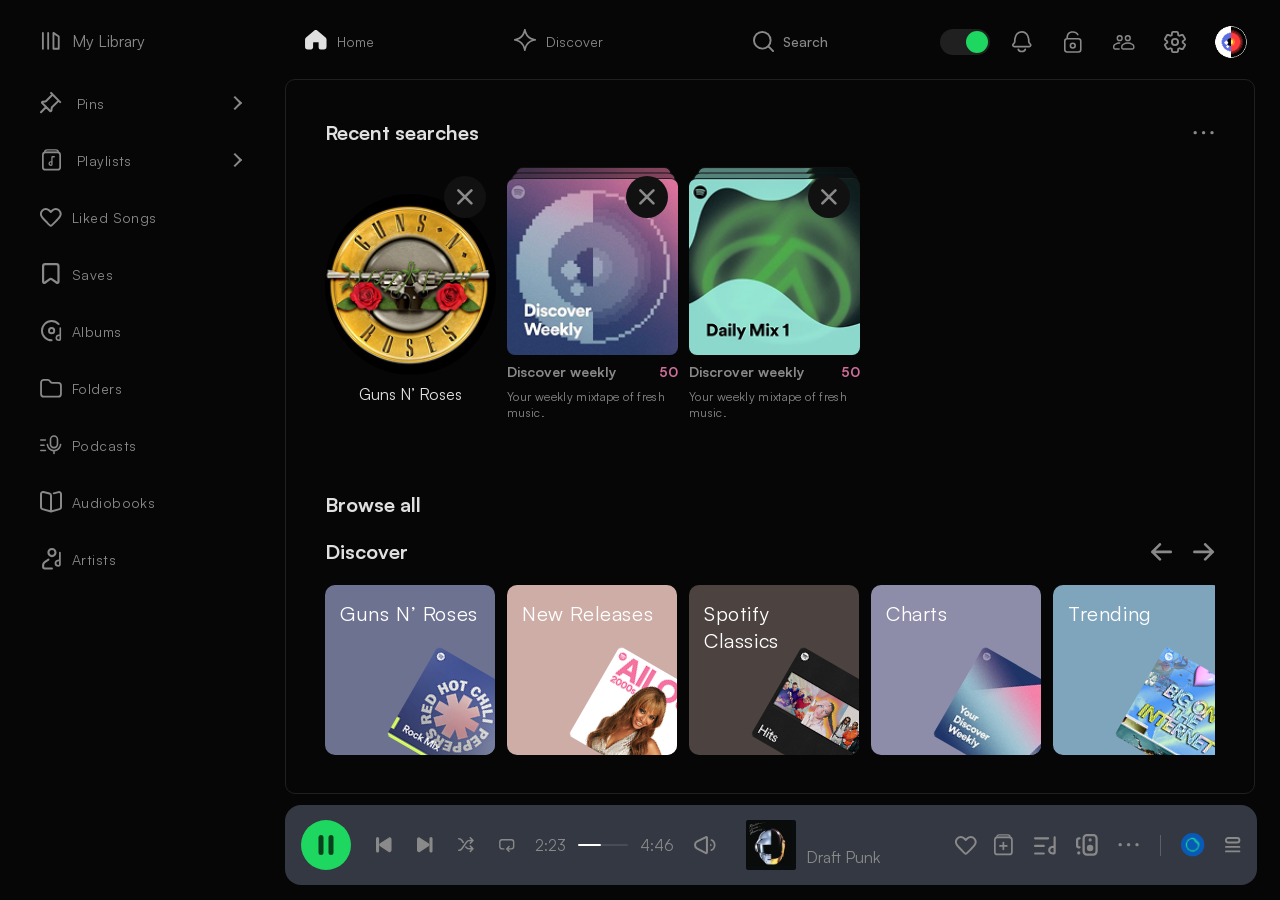
<file: pages/search.html>
<!doctype html>
<html lang="en">
	<head>
		<meta charset="UTF-8" />
		<meta name="viewport" content="width=device-width, initial-scale=1.0" />
		<meta name="author" content="MPG Team" />
		<meta
			name="description"
			content="This is Georgian Spotify Template created by MPG Team"
		/>
		<link rel="stylesheet" href="../assets/styles/style.css" />
		<link rel="icon" href="../assets/img/favicon.ico" type="image/x-icon" />
		<title>Search - Georgian Spotify - Project by MPG Team</title>
	</head>
	<body class="app">
		<header class="header">
			<div class="header-wrapper">
				<!-- desktop -->
				<nav class="navigation">
					<ul class="top-nav-ul left-ul">
						<li>
							<a href="../index.html">
								<div class="img-div">
									<i class="icons icon-home"></i>
								</div>
								Home
							</a>
						</li>
						<li>
							<a href="./discover.html">
								<div class="img-div">
									<i class="icons icon-discover"></i>
								</div>

								<span>Discover</span>
							</a>
						</li>
						<li>
							<form action="./search.html">
								<div class="img-div search-wrapper">
									<label for="search">
										<i class="icons icon-search"></i>
									</label>
									<input
										id="search"
										type="search"
										placeholder="Search"
									/>
								</div>
							</form>
						</li>
					</ul>
				</nav>
				<nav class="side-nav top-nav">
					<ul class="top-nav-ul">
						<li>
							<div
								class="theme-toggle dark"
								id="theme-toggle"
							></div>
						</li>
						<li>
							<a href="#">
								<i class="icons icon-notification"></i>
							</a>
						</li>
						<li>
							<a href="#">
								<i class="icons icon-lock"></i>
							</a>
						</li>
						<li>
							<a href="#">
								<i class="icons icon-users"></i>
							</a>
						</li>
						<li>
							<a href="#">
								<i class="icons icon-settings"></i>
							</a>
						</li>
						<li class="no-hover">
							<a href="./profile.html">
								<img
									src="../assets/img/icons/user.svg"
									alt="Profile"
								/>
							</a>
						</li>
					</ul>
				</nav>
			</div>
			<!-- Mobile navigation -->
			<nav class="mobile-nav">
				<a href="../index.html">
					<i class="icons icon-home-inactive icon-green"></i>
					Home
				</a>
				<a href="./discover.html">
					<i class="icons icon-discover icon-green"></i>
					Discover
				</a>
				<a class="active" href="./search.html">
					<i class="icons icon-search icon-green"></i>
					Search
				</a>
				<a href="./library.html">
					<i class="icons icon-library icon-green"></i>
					Library
				</a>
				<a href="./profile.html">
					<i class="icons icon-me icon-green"></i>
					Me
				</a>
			</nav>
		</header>
		<aside class="sidebar">
			<div class="sidebar-heading">
				<a href="./library.html"
					><i class="icons icon-library"></i> My Library</a
				>
			</div>
			<nav class="sidebar-menu">
				<ul>
					<li>
						<details class="nav__dropdown">
							<summary class="nav__link">
								<i class="icons icon-pin"></i>
								Pins
							</summary>
							<ul class="nav__sub">
								<li><a href="./album.html">Albums</a></li>
								<li>
									<a href="./artist.html">Artists</a>
								</li>
								<li>
									<a href="./playlist.html">Playlists</a>
								</li>
							</ul>
						</details>
					</li>
					<li>
						<details class="nav__dropdown">
							<summary class="nav__link">
								<i class="icons icon-playlist"></i>
								Playlists
							</summary>
							<ul class="nav__sub">
								<li><a href="./album.html">Albums</a></li>
								<li>
									<a href="./artist.html">Artists</a>
								</li>
								<li>
									<a href="./playlist.html">Playlists</a>
								</li>
							</ul>
						</details>
					</li>
					<li>
						<a href="./song.html">
							<i class="icons icon-hearth"></i>
							<span>Liked Songs</span>
						</a>
					</li>
					<li>
						<a href="#">
							<i class="icons icon-bookmark"></i>
							<span>Saves</span>
						</a>
					</li>
					<li>
						<a href="./album.html">
							<i class="icons icon-album"></i>
							<span>Albums</span>
						</a>
					</li>
					<li>
						<a href="#">
							<i class="icons icon-folder"></i>
							<span>Folders</span>
						</a>
					</li>
					<li>
						<a href="./podcast.html">
							<i class="icons icon-podcast"></i>
							<span>Podcasts</span>
						</a>
					</li>
					<li>
						<a href="#">
							<i class="icons icon-audiobook"></i>
							<span>Audiobooks</span>
						</a>
					</li>
					<li>
						<a href="./artist.html">
							<i class="icons icon-artists"></i>
							<span>Artists</span>
						</a>
					</li>
				</ul>
			</nav>
		</aside>
		<main class="main">
			<div class="main-inner">
				<section class="search-container">
					<div class="content-wrapper">
						<div class="search">
							<div class="search-input">
								<label for="search"
									><i
										class="icons icon-search search-icon"
									></i
								></label>
								<input
									id="search"
									type="text"
									name="search"
									placeholder="What do you want to play?"
								/>
							</div>
							<div class="search-upload">
								<i class="icons icon-camera"></i>
							</div>
						</div>
					</div>
				</section>
				<section class="recent-wrapper">
					<div class="content-wrapper">
						<div class="section-title">
							<h2>Recent searches</h2>
							<div class="slide-controls">
								<a href="#"><i class="icons icon-dots"></i></a>
							</div>
						</div>
						<div class="section-content">
							<article class="card artists">
								<a href="#" class="close"
									><i class="icons icon-close"></i
								></a>
								<figure>
									<img
										src="../assets/img/artists/artist_1.png"
										class="card-image circle"
										alt="Cover image 7"
									/>
								</figure>
								<span class="artist-name">Guns N’ Roses</span>
							</article>
							<article class="card stack">
								<a href="#" class="close"
									><i class="icons icon-close"></i
								></a>
								<figure class="card__cover">
									<img
										src="../assets/img/covers/cover_1.png"
										class="card-image"
										alt="Cover image 1"
									/>
								</figure>
								<h3>
									Discover weekly <span class="red">50</span>
								</h3>
								<p>Your weekly mixtape of fresh music.</p>
							</article>
							<article class="card stack">
								<a href="#" class="close"
									><i class="icons icon-close"></i
								></a>
								<figure>
									<img
										src="../assets/img/covers/cover_2.png"
										class="card-image"
										alt="Cover image 1"
									/>
								</figure>
								<h3>
									Discrover weekly <span class="red">50</span>
								</h3>
								<p>Your weekly mixtape of fresh music.</p>
							</article>
						</div>
					</div>
				</section>
				<section class="section-wrapper">
					<div class="content-wrapper">
						<div class="section-title">
							<h2>Browse all</h2>
						</div>
						<div class="section-title">
							<h2>Discover</h2>
							<div class="slide-controls">
								<a href="#"
									><i class="icons icon-arrow-left-big"></i
								></a>
								<a href="#"
									><i class="icons icon-arrow-right-big"></i
								></a>
							</div>
						</div>
						<div class="section-content">
							<article class="browse-card">
								<span class="browse-name">Guns N’ Roses</span>
								<figure>
									<img
										src="../assets/img/albums/album_7.png"
										class="card-image circle"
										alt="Cover image 7"
									/>
								</figure>
							</article>
							<article class="browse-card">
								<span class="browse-name">New Releases</span>
								<figure>
									<img
										src="../assets/img/albums/album_8.png"
										class="card-image circle"
										alt="Cover image 7"
									/>
								</figure>
							</article>
							<article class="browse-card">
								<span class="browse-name"
									>Spotify Classics</span
								>
								<figure>
									<img
										src="../assets/img/albums/album_9.png"
										class="card-image circle"
										alt="Cover image 7"
									/>
								</figure>
							</article>
							<article class="browse-card">
								<span class="browse-name">Charts</span>
								<figure>
									<img
										src="../assets/img/albums/album_10.png"
										class="card-image circle"
										alt="Cover image 7"
									/>
								</figure>
							</article>
							<article class="browse-card">
								<span class="browse-name">Trending</span>
								<figure>
									<img
										src="../assets/img/albums/album_11.png"
										class="card-image circle"
										alt="Cover image 7"
									/>
								</figure>
							</article>
							<article class="browse-card">
								<span class="browse-name">Discover</span>
								<figure>
									<img
										src="../assets/img/albums/album_12.png"
										class="card-image circle"
										alt="Cover image 7"
									/>
								</figure>
							</article>
							<article class="browse-card">
								<span class="browse-name">Spotify Singles</span>
								<figure>
									<img
										src="../assets/img/albums/album_13.png"
										class="card-image circle"
										alt="Cover image 7"
									/>
								</figure>
							</article>
							<article class="browse-card">
								<span class="browse-name">Decades</span>
								<figure>
									<img
										src="../assets/img/albums/album_14.png"
										class="card-image circle"
										alt="Cover image 7"
									/>
								</figure>
							</article>
						</div>
					</div>
				</section>
				<section class="section-wrapper">
					<div class="content-wrapper">
						<div class="section-title">
							<h2>Genres</h2>
							<div class="slide-controls">
								<a href="#"
									><i class="icons icon-arrow-left-big"></i
								></a>
								<a href="#"
									><i class="icons icon-arrow-right-big"></i
								></a>
							</div>
						</div>
						<div class="section-content">
							<article class="browse-card">
								<span class="browse-name">Pop</span>
								<figure>
									<img
										src="../assets/img/albums/album_15.png"
										class="card-image circle"
										alt="Cover image 7"
									/>
								</figure>
							</article>
							<article class="browse-card">
								<span class="browse-name">Country</span>
								<figure>
									<img
										src="../assets/img/albums/album_16.png"
										class="card-image circle"
										alt="Cover image 7"
									/>
								</figure>
							</article>
							<article class="browse-card">
								<span class="browse-name">Hip-Hop</span>
								<figure>
									<img
										src="../assets/img/albums/album_17.png"
										class="card-image circle"
										alt="Cover image 7"
									/>
								</figure>
							</article>
							<article class="browse-card">
								<span class="browse-name">Rock</span>
								<figure>
									<img
										src="../assets/img/albums/album_18.png"
										class="card-image circle"
										alt="Cover image 7"
									/>
								</figure>
							</article>
							<article class="browse-card">
								<span class="browse-name">Indie</span>
								<figure>
									<img
										src="../assets/img/albums/album_19.png"
										class="card-image circle"
										alt="Cover image 7"
									/>
								</figure>
							</article>
							<article class="browse-card">
								<span class="browse-name">Punk</span>
								<figure>
									<img
										src="../assets/img/albums/album_20.png"
										class="card-image circle"
										alt="Cover image 7"
									/>
								</figure>
							</article>
							<article class="browse-card">
								<span class="browse-name">Metal</span>
								<figure>
									<img
										src="../assets/img/albums/album_21.png"
										class="card-image circle"
										alt="Cover image 7"
									/>
								</figure>
							</article>
							<article class="browse-card">
								<span class="browse-name">Instrumental</span>
								<figure>
									<img
										src="../assets/img/albums/album_22.png"
										class="card-image circle"
										alt="Cover image 7"
									/>
								</figure>
							</article>
						</div>
					</div>
				</section>
				<section class="section-wrapper">
					<div class="content-wrapper">
						<div class="section-title">
							<h2>Mood & Activity</h2>
							<div class="slide-controls">
								<a href="#"
									><i class="icons icon-arrow-left-big"></i
								></a>
								<a href="#"
									><i class="icons icon-arrow-right-big"></i
								></a>
							</div>
						</div>
						<div class="section-content">
							<article class="browse-card">
								<span class="browse-name">In the car</span>
								<figure>
									<img
										src="../assets/img/albums/album_23.png"
										class="card-image circle"
										alt="Cover image 7"
									/>
								</figure>
							</article>
							<article class="browse-card">
								<span class="browse-name">Mood</span>
								<figure>
									<img
										src="../assets/img/albums/album_24.png"
										class="card-image circle"
										alt="Cover image 7"
									/>
								</figure>
							</article>
							<article class="browse-card">
								<span class="browse-name">Workout</span>
								<figure>
									<img
										src="../assets/img/albums/album_25.png"
										class="card-image circle"
										alt="Cover image 7"
									/>
								</figure>
							</article>
							<article class="browse-card">
								<span class="browse-name">Chill</span>
								<figure>
									<img
										src="../assets/img/albums/album_26.png"
										class="card-image circle"
										alt="Cover image 7"
									/>
								</figure>
							</article>
							<article class="browse-card">
								<span class="browse-name">Sleep</span>
								<figure>
									<img
										src="../assets/img/albums/album_27.png"
										class="card-image circle"
										alt="Cover image 7"
									/>
								</figure>
							</article>
							<article class="browse-card">
								<span class="browse-name">Party</span>
								<figure>
									<img
										src="../assets/img/albums/album_28.png"
										class="card-image circle"
										alt="Cover image 7"
									/>
								</figure>
							</article>
							<article class="browse-card">
								<span class="browse-name">At Home</span>
								<figure>
									<img
										src="../assets/img/albums/album_29.png"
										class="card-image circle"
										alt="Cover image 7"
									/>
								</figure>
							</article>
							<article class="browse-card">
								<span class="browse-name">Focus</span>
								<figure>
									<img
										src="../assets/img/albums/album_30.png"
										class="card-image circle"
										alt="Cover image 7"
									/>
								</figure>
							</article>
						</div>
					</div>
				</section>
				<section class="section-wrapper">
					<div class="content-wrapper">
						<div class="section-title">
							<h2>Entertainment</h2>
							<div class="slide-controls">
								<a href="#"
									><i class="icons icon-arrow-left-big"></i
								></a>
								<a href="#"
									><i class="icons icon-arrow-right-big"></i
								></a>
							</div>
						</div>
						<div class="section-content">
							<article class="browse-card">
								<span class="browse-name">Netflix</span>
								<figure>
									<img
										src="../assets/img/albums/album_31.png"
										class="card-image circle"
										alt="Cover image 7"
									/>
								</figure>
							</article>
							<article class="browse-card">
								<span class="browse-name">Anime</span>
								<figure>
									<img
										src="../assets/img/albums/album_32.png"
										class="card-image circle"
										alt="Cover image 7"
									/>
								</figure>
							</article>
							<article class="browse-card">
								<span class="browse-name">Disney</span>
								<figure>
									<img
										src="../assets/img/albums/album_33.png"
										class="card-image circle"
										alt="Cover image 7"
									/>
								</figure>
							</article>
							<article class="browse-card">
								<span class="browse-name">Gaming</span>
								<figure>
									<img
										src="../assets/img/albums/album_34.png"
										class="card-image circle"
										alt="Cover image 7"
									/>
								</figure>
							</article>
						</div>
					</div>
				</section>
				<section class="section-wrapper">
					<div class="content-wrapper">
						<div class="section-title">
							<h2>Podcasts</h2>
							<div class="slide-controls">
								<a href="#"
									><i class="icons icon-arrow-left-big"></i
								></a>
								<a href="#"
									><i class="icons icon-arrow-right-big"></i
								></a>
							</div>
						</div>
						<div class="section-content">
							<article class="browse-card">
								<span class="browse-name">Podcasts</span>
								<figure>
									<img
										src="../assets/img/albums/album_35.png"
										class="card-image circle"
										alt="Cover image 7"
									/>
								</figure>
							</article>
							<article class="browse-card">
								<span class="browse-name">Podcast Charts</span>
								<figure>
									<img
										src="../assets/img/albums/album_36.png"
										class="card-image circle"
										alt="Cover image 7"
									/>
								</figure>
							</article>
							<article class="browse-card">
								<span class="browse-name"
									>Podcast New Releases</span
								>
								<figure>
									<img
										src="../assets/img/albums/album_37.png"
										class="card-image circle"
										alt="Cover image 7"
									/>
								</figure>
							</article>
							<article class="browse-card">
								<span class="browse-name">Video</span>
								<figure>
									<img
										src="../assets/img/albums/album_38.png"
										class="card-image circle"
										alt="Cover image 7"
									/>
								</figure>
							</article>
						</div>
					</div>
				</section>
				<section class="section-wrapper">
					<div class="content-wrapper">
						<div class="section-title">
							<h2>Audiobooks</h2>
							<div class="slide-controls">
								<a href="#"
									><i class="icons icon-arrow-left-big"></i
								></a>
								<a href="#"
									><i class="icons icon-arrow-right-big"></i
								></a>
							</div>
						</div>
						<div class="section-content">
							<article class="browse-card">
								<span class="browse-name">Audiobooks</span>
								<figure>
									<img
										src="../assets/img/albums/album_39.png"
										class="card-image circle"
										alt="Cover image 7"
									/>
								</figure>
							</article>
							<article class="browse-card">
								<span class="browse-name"
									>Sci-Fi & Fantasy Essentials</span
								>
								<figure>
									<img
										src="../assets/img/albums/album_40.png"
										class="card-image circle"
										alt="Cover image 7"
									/>
								</figure>
							</article>
							<article class="browse-card">
								<span class="browse-name"
									>Fiction & Literature</span
								>
								<figure>
									<img
										src="../assets/img/albums/album_41.png"
										class="card-image circle"
										alt="Cover image 7"
									/>
								</figure>
							</article>
							<article class="browse-card">
								<span class="browse-name"
									>Mystery & Thriller</span
								>
								<figure>
									<img
										src="../assets/img/albums/album_42.png"
										class="card-image circle"
										alt="Cover image 7"
									/>
								</figure>
							</article>
							<article class="browse-card">
								<span class="browse-name">Self-Help</span>
								<figure>
									<img
										src="../assets/img/albums/album_43.png"
										class="card-image circle"
										alt="Cover image 7"
									/>
								</figure>
							</article>
						</div>
					</div>
				</section>
			</div>
		</main>
		<aside class="activity">
			<div class="main-inner">
				<section class="section-wrapper">
					<div class="content-wrapper">
						<div class="section-title">
							<h4>Friends Activity</h4>
							<div class="slide-controls">
								<a href="#"
									><i class="icons icon-add-friend"></i
								></a>
								<a href="#"><i class="icons icon-close"></i></a>
							</div>
						</div>
						<div class="activity-content">
							<div class="activity-details">
								<div class="activity-icon">
									<img
										src="../assets/img/users/user_1.png"
										alt=""
									/>
								</div>
								<div class="activity-summary">
									<span class="title"
										>FriendlyMusicListener</span
									>
									<div class="description">
										<div class="activity-time now">
											<span class="now-bar"></span>
										</div>
										<div class="artist-information">
											<span class="album"
												>Goosebumps
											</span>
											<span class="artist"
												>Travis Scott</span
											>
										</div>
									</div>
								</div>
							</div>
							<div class="activity-details">
								<div class="activity-icon">
									<img
										src="../assets/img/users/user_2.png"
										alt=""
									/>
								</div>
								<div class="activity-summary">
									<span class="title"
										>AverageMusicEnjoyer</span
									>
									<div class="description">
										<div class="activity-time now">
											<span class="now-bar"></span>
										</div>
										<div class="artist-information">
											<span class="album"
												>Get Lucky
											</span>
											<span class="artist"
												>Daft Punk</span
											>
										</div>
									</div>
								</div>
							</div>
							<div class="activity-details">
								<div class="activity-icon">
									<img
										src="../assets/img/users/user_3.png"
										alt=""
									/>
								</div>
								<div class="activity-summary">
									<span class="title">MusicEnthusiast</span>
									<div class="description">
										<div class="activity-time">
											<span>1h</span>
										</div>
										<div class="artist-information">
											<span class="album">would he </span>
											<span class="artist">joji</span>
										</div>
									</div>
								</div>
							</div>
							<div class="activity-details">
								<div class="activity-icon">
									<img
										src="../assets/img/users/user_4.png"
										alt=""
									/>
								</div>
								<div class="activity-summary">
									<span class="title">IListenToMusic56</span>
									<div class="description">
										<div class="activity-time">
											<span>6h</span>
										</div>
										<div class="artist-information">
											<span class="album">Rockstar </span>
											<span class="artist"
												>Post Malone</span
											>
										</div>
									</div>
								</div>
							</div>
						</div>
					</div>
				</section>
			</div>
		</aside>
		<footer class="player">
			<div class="player-wrapper">
				<img src="../assets/img/albums/album_1.png" alt="Draft Punk" />

				<div class="music-title-author-wrapper">
					<a href="./now-playing-text.html" class="scrolling-text"
						>Get Lucky (feat. Pharrell Williams and Nile Rodgers)</a
					>
					<a href="./now-playing.html" class="scrolling-text-band"
						>Draft Punk</a
					>
				</div>
			</div>

			<div class="player-icons">
				<i class="icons icon-add-playlist icon-sm"></i>
				<img
					src="../assets/img/icons/player/play.svg"
					alt="play"
					class="play"
				/>
			</div>

			<div class="music-progress-bar"></div>

			<div class="advanced-player">
				<div class="advanced-player-wrapper">
					<div class="stop-button-wrapper">
						<img
							src="../assets/img/icons/player/pause.svg"
							alt="pause"
							class="pause"
						/>
					</div>
					<i class="icons icon-prev icon-sm"></i>
					<i class="icons icon-next icon-sm"></i>
					<i class="icons icon-shuffle icon-sm"></i>
					<i class="icons icon-repeat icon-sm"></i>
				</div>

				<div class="advanced-player-music-time-line">
					<p>2:23</p>
					<div class="advanced-music-progress-bar"></div>
					<p>4:46</p>
				</div>

				<i class="icons icon-volume"></i>
			</div>

			<div class="advanced-player-icons">
				<div class="wrapper-icons">
					<i class="icons icon-hearth"></i>
					<i class="icons icon-add-playlist"></i>
				</div>
				<a href="./now-playing-music-section.html"
					><i class="icons icon-list"></i
				></a>
				<i class="icons icon-devices"></i>
				<i class="icons icon-dots"></i>
				<hr />
				<i class="icons icon-player_blue_icon icon-md"></i>
				<i class="icons icon-order icon-sm"></i>
			</div>
		</footer>
	</body>
	<script src="../assets/js/main.js"></script>
</html>
</file>
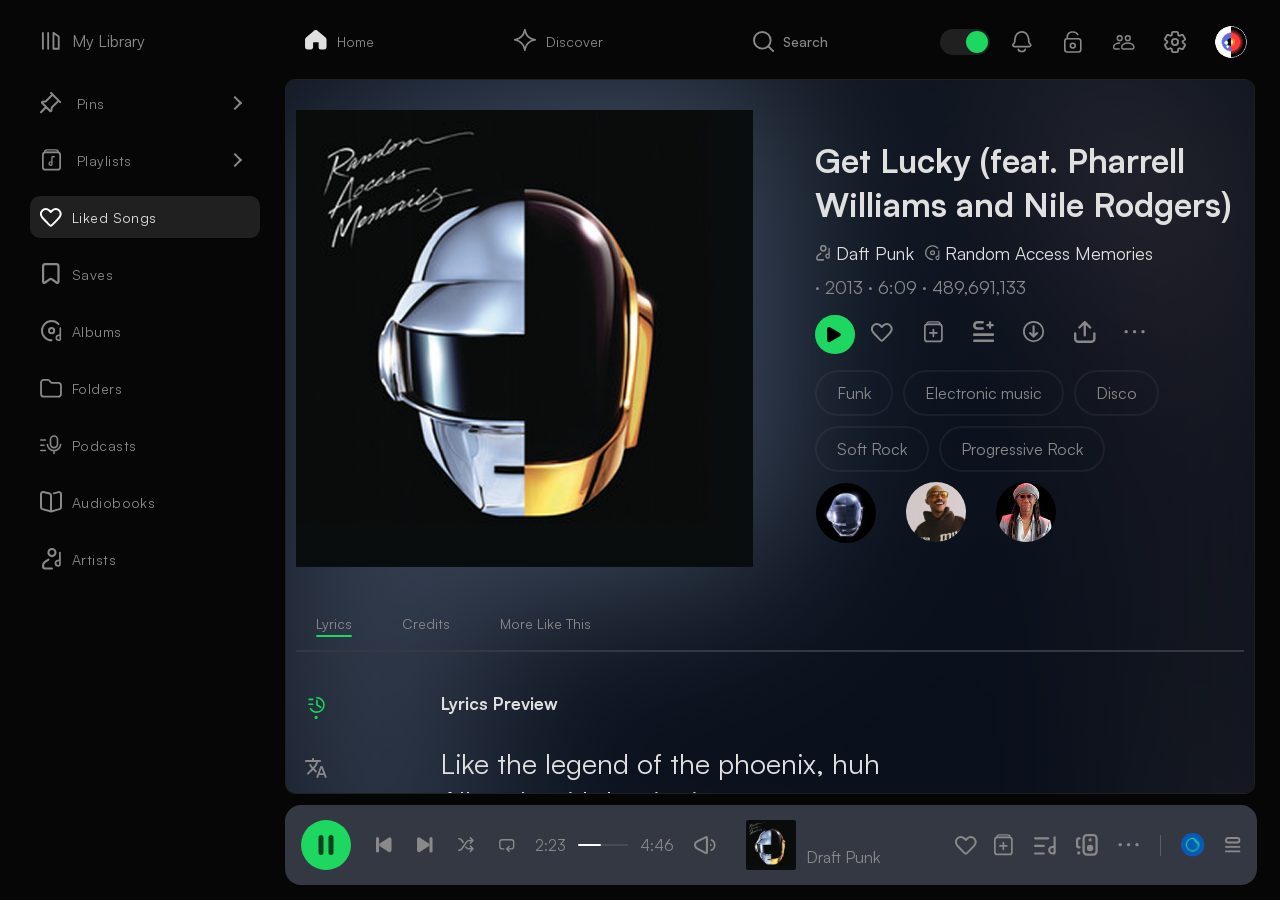
<file: pages/song.html>
<!doctype html>
<html lang="en">
	<head>
		<meta charset="UTF-8" />
		<meta name="viewport" content="width=device-width, initial-scale=1.0" />
		<meta name="author" content="MPG Team" />
		<meta
			name="description"
			content="This is Georgian Spotify Template created by MPG Team"
		/>
		<link rel="stylesheet" href="../assets/styles/style.css" />
		<link rel="icon" href="../assets/img/favicon.ico" type="image/x-icon" />
		<title>Song - Georgian Spotify - Project by MPG Team</title>
	</head>
	<body class="app">
		<header class="header">
			<div class="header-wrapper">
				<!-- desktop -->
				<nav class="navigation">
					<ul class="top-nav-ul left-ul">
						<li>
							<a href="../index.html">
								<div class="img-div">
									<i class="icons icon-home"></i>
								</div>
								Home
							</a>
						</li>
						<li>
							<a href="./discover.html">
								<div class="img-div">
									<i class="icons icon-discover"></i>
								</div>

								<span>Discover</span>
							</a>
						</li>
						<li>
							<form action="./search.html">
								<div class="img-div search-wrapper">
									<label for="search">
										<i class="icons icon-search"></i>
									</label>
									<input
										id="search"
										type="search"
										placeholder="Search"
									/>
								</div>
							</form>
						</li>
					</ul>
				</nav>
				<nav class="side-nav top-nav">
					<ul class="top-nav-ul">
						<li>
							<div
								class="theme-toggle dark"
								id="theme-toggle"
							></div>
						</li>
						<li>
							<a href="#">
								<i class="icons icon-notification"></i>
							</a>
						</li>
						<li>
							<a href="#">
								<i class="icons icon-lock"></i>
							</a>
						</li>
						<li>
							<a href="#">
								<i class="icons icon-users"></i>
							</a>
						</li>
						<li>
							<a href="#">
								<i class="icons icon-settings"></i>
							</a>
						</li>
						<li class="no-hover">
							<a href="./profile.html">
								<img
									src="../assets/img/icons/user.svg"
									alt="Profile"
								/>
							</a>
						</li>
					</ul>
				</nav>
			</div>
			<!-- Mobile navigation -->
			<nav class="mobile-nav">
				<a href="../index.html">
					<i class="icons icon-home-inactive icon-green"></i>
					Home
				</a>
				<a href="./discover.html">
					<i class="icons icon-discover icon-green"></i>
					Discover
				</a>
				<a href="./search.html">
					<i class="icons icon-search icon-green"></i>
					Search
				</a>
				<a href="./library.html">
					<i class="icons icon-library icon-green"></i>
					Library
				</a>
				<a href="./profile.html">
					<i class="icons icon-me icon-green"></i>
					Me
				</a>
			</nav>
		</header>
		<aside class="sidebar">
			<div class="sidebar-heading">
				<a href="./library.html"
					><i class="icons icon-library"></i> My Library</a
				>
			</div>
			<nav class="sidebar-menu">
				<ul>
					<li>
						<details class="nav__dropdown">
							<summary class="nav__link">
								<i class="icons icon-pin"></i>
								Pins
							</summary>
							<ul class="nav__sub">
								<li><a href="./album.html">Albums</a></li>
								<li>
									<a href="./artist.html">Artists</a>
								</li>
								<li>
									<a href="./playlist.html">Playlists</a>
								</li>
							</ul>
						</details>
					</li>
					<li>
						<details class="nav__dropdown">
							<summary class="nav__link">
								<i class="icons icon-playlist"></i>
								Playlists
							</summary>
							<ul class="nav__sub">
								<li><a href="./album.html">Albums</a></li>
								<li>
									<a href="./artist.html">Artists</a>
								</li>
								<li>
									<a href="./playlist.html">Playlists</a>
								</li>
							</ul>
						</details>
					</li>
					<li class="active">
						<a href="./song.html">
							<i class="icons icon-hearth"></i>
							<span>Liked Songs</span>
						</a>
					</li>
					<li>
						<a href="#">
							<i class="icons icon-bookmark"></i>
							<span>Saves</span>
						</a>
					</li>
					<li>
						<a href="./album.html">
							<i class="icons icon-album"></i>
							<span>Albums</span>
						</a>
					</li>
					<li>
						<a href="#">
							<i class="icons icon-folder"></i>
							<span>Folders</span>
						</a>
					</li>
					<li>
						<a href="./podcast.html">
							<i class="icons icon-podcast"></i>
							<span>Podcasts</span>
						</a>
					</li>
					<li>
						<a href="#">
							<i class="icons icon-audiobook"></i>
							<span>Audiobooks</span>
						</a>
					</li>
					<li>
						<a href="./artist.html">
							<i class="icons icon-artists"></i>
							<span>Artists</span>
						</a>
					</li>
				</ul>
			</nav>
		</aside>
		<main class="main no-pd">
			<div class="main-inner no-pd">
				<!-- Desktop wrapper -->
				<section class="section-wrapper-song">
					<div class="music-wrapper">
						<div class="img-wrapper">
							<img
								src="../assets/img/song/Song-img.jpg"
								alt="Song -img"
							/>
						</div>
						<div class="descriptions-wrapper">
							<div class="description">
								<h3>
									Get Lucky (feat. Pharrell Williams and Nile
									Rodgers)
								</h3>
								<div class="song-info">
									<div class="info">
										<i
											class="icons icon-artist icon-sm"
										></i>
										<span>Daft Punk</span>
									</div>
									<div class="info">
										<i class="icons icon-album icon-sm"></i>
										<span>Random Access Memories</span>
									</div>
									<div class="flex">
										<div class="info">
											&middot;
											<span>2013</span>
										</div>
										<div class="info">
											&middot;
											<span>6:09</span>
										</div>
										<div class="info">
											&middot;
											<span>489,691,133</span>
										</div>
									</div>
								</div>
							</div>
							<div class="buttons-wrapper">
								<a
									href="./now-playing.html"
									class="playing-now"
								>
									<i
										class="icons icon-play-black icon-sm"
									></i>
								</a>
								<a href="#">
									<i class="icons icon-hearth"></i>
								</a>
								<a href="#">
									<i class="icons icon-add-playlist"></i>
								</a>
								<a href="#">
									<i class="icons icon-add-album"></i>
								</a>
								<a href="#">
									<i class="icons icon-download"></i>
								</a>
								<a href="#">
									<i class="icons icon-upload"></i>
								</a>
								<a href="#">
									<i class="icons icon-dots"></i>
								</a>
							</div>
							<div class="genres-wrapper">
								<span>Funk</span>
								<span>Electronic music</span>
								<span>Disco</span>
								<span>Soft Rock</span>
								<span>Progressive Rock</span>
							</div>
							<div class="musicians-wrapper">
								<div class="musician">
									<img
										src="../assets/img/song/Daft Punk.svg"
										alt="Pharrell Williams"
									/>
									<div class="muscician-info">
										<h6>Daft Punk</h6>
										<span
											>Main Artist, Composer, Lyricist
										</span>
									</div>
								</div>
								<div class="musician">
									<img
										src="../assets/img/song/Pharrel.svg"
										alt="Pharrell Williams"
									/>
									<div class="muscician-info">
										<h6>Pharrell Williams</h6>
										<span
											>Main Artist, Composer,
											Lyricist</span
										>
									</div>
								</div>
								<div class="musician">
									<img
										src="../assets/img/song/Nile.svg"
										alt="Nile Rodgers"
									/>
									<div class="muscician-info">
										<h6>Nile Rodgers</h6>
										<span
											>Main Artist, Composer,
											Lyricist</span
										>
									</div>
								</div>
							</div>
						</div>
					</div>
					<div class="details-wrapper">
						<div class="slider">
							<input
								type="radio"
								id="lyrics"
								name="info-tabs"
								checked
							/>
							<label for="lyrics">Lyrics</label>

							<input type="radio" id="credits" name="info-tabs" />
							<label for="credits">Credits</label>

							<input type="radio" id="more" name="info-tabs" />
							<label for="more">More Like This</label>
						</div>
						<div class="wrapper-flex">
							<div class="icons-wrapper">
								<input
									type="radio"
									name="option"
									id="nowPlaying"
									checked
								/>
								<label for="nowPlaying">
									<i
										class="icons icon-now-playing icon-green"
									></i>
								</label>

								<input
									type="radio"
									name="option"
									id="language"
								/>
								<label for="language"
									><i
										class="icons icon-language icon-green"
									></i
								></label>
								<input
									type="radio"
									name="option"
									id="leaveComment"
								/>
								<label for="leaveComment">
									<i
										class="icons icon-comments icon-green"
									></i>
								</label>
								<input
									type="radio"
									name="option"
									id="fontSize"
								/>
								<label for="fontSize">
									<i
										class="icons icon-font-size icon-green"
									></i>
								</label>
							</div>
							<div class="lyrics-wrapper">
								<h6>Lyrics Preview</h6>
								<div class="lyrics">
									<p class="lyric-text">
										Like the legend of the phoenix, huh
									</p>
									<p class="lyric-text">
										All ends with beginnings
									</p>
									<p class="lyric-text">
										What keeps the planet spinning, ah
									</p>
									<p class="lyric-text">
										The force from the beginning, hm, look
									</p>
									<p class="lyric-text">We've come too far</p>
									<p class="lyric-text">
										To give up who we are
									</p>
									<p class="lyric-text">
										So let's raise the bar
									</p>
									<p class="lyric-text">
										And our cups to the stars
									</p>
									<p class="lyric-text">
										She's up all night 'til the sun
									</p>
									<p class="lyric-text">
										I'm up all night to get some
									</p>
									<p class="lyric-text">
										She’s up all night for good fun
									</p>
									<p class="lyric-text">
										I’m up all night to get lucky
									</p>
									<p class="lyric-text">
										We’re up all night ‘til the sun
									</p>
									<p class="lyric-text">
										We’re up all night to get some
									</p>
									<p class="lyric-text">
										We’re up all night for good fun
									</p>
									<p class="lyric-text">
										We’re up all night to get lucky
									</p>
									<p class="lyric-text">
										We’re up all night to get lucky
									</p>
									<p class="lyric-text">
										We’re up all night to get lucky
									</p>
									<p class="lyric-text">
										We’re up all night to get lucky
									</p>
									<p class="lyric-text">
										We’re up all night to get lucky
									</p>
									<p class="lyric-text">
										The present has no rhythm
									</p>
									<p class="lyric-text">
										Your gift keeps on giving
									</p>
									<p class="lyric-text">
										What is this I’m feeling?
									</p>
									<p class="lyric-text">
										If you want to leave, I’m with it
									</p>
									<p class="lyric-text">We’ve come too far</p>
									<p class="lyric-text">
										To give up who we are
									</p>
									<p class="lyric-text">
										So let’s raise the bar
									</p>
									<p class="lyric-text">
										And our cups to the stars
									</p>
									<p class="lyric-text">
										She's up all night 'til the sun
									</p>
									<p class="lyric-text">
										I'm up all night to get some
									</p>
									<p class="lyric-text">
										She’s up all night for good fun
									</p>
									<p class="lyric-text">
										I’m up all night to get lucky
									</p>
									<p class="lyric-text">
										We’re up all night ‘til the sun
									</p>
									<p class="lyric-text">
										We’re up all night to get some
									</p>
									<p class="lyric-text">
										We’re up all night for good fun
									</p>
									<p class="lyric-text">
										We’re up all night to get lucky
									</p>
									<p class="lyric-text">
										We’re up all night to get lucky
									</p>
									<p class="lyric-text">
										We’re up all night to get lucky
									</p>
									<p class="lyric-text">
										We’re up all night to get lucky
									</p>
									<p class="lyric-text">
										We’re up all night to get lucky
									</p>
								</div>
								<button>Show Lyrics</button>
							</div>
						</div>
					</div>
				</section>
			</div>
		</main>
		<aside class="activity">
			<div class="main-inner">
				<section class="section-wrapper">
					<div class="content-wrapper">
						<div class="section-title">
							<h4>Friends Activity</h4>
							<div class="slide-controls">
								<a href="#"
									><i class="icons icon-add-friend"></i
								></a>
								<a href="#"><i class="icons icon-close"></i></a>
							</div>
						</div>
						<div class="activity-content">
							<div class="activity-details">
								<div class="activity-icon">
									<img
										src="../assets/img/users/user_1.png"
										alt=""
									/>
								</div>
								<div class="activity-summary">
									<span class="title"
										>FriendlyMusicListener</span
									>
									<div class="description">
										<div class="activity-time now">
											<span class="now-bar"></span>
										</div>
										<div class="artist-information">
											<span class="album"
												>Goosebumps
											</span>
											<span class="artist"
												>Travis Scott</span
											>
										</div>
									</div>
								</div>
							</div>
							<div class="activity-details">
								<div class="activity-icon">
									<img
										src="../assets/img/users/user_2.png"
										alt=""
									/>
								</div>
								<div class="activity-summary">
									<span class="title"
										>AverageMusicEnjoyer</span
									>
									<div class="description">
										<div class="activity-time now">
											<span class="now-bar"></span>
										</div>
										<div class="artist-information">
											<span class="album"
												>Get Lucky
											</span>
											<span class="artist"
												>Daft Punk</span
											>
										</div>
									</div>
								</div>
							</div>
							<div class="activity-details">
								<div class="activity-icon">
									<img
										src="../assets/img/users/user_3.png"
										alt=""
									/>
								</div>
								<div class="activity-summary">
									<span class="title">MusicEnthusiast</span>
									<div class="description">
										<div class="activity-time">
											<span>1h</span>
										</div>
										<div class="artist-information">
											<span class="album">would he </span>
											<span class="artist">joji</span>
										</div>
									</div>
								</div>
							</div>
							<div class="activity-details">
								<div class="activity-icon">
									<img
										src="../assets/img/users/user_4.png"
										alt=""
									/>
								</div>
								<div class="activity-summary">
									<span class="title">IListenToMusic56</span>
									<div class="description">
										<div class="activity-time">
											<span>6h</span>
										</div>
										<div class="artist-information">
											<span class="album">Rockstar </span>
											<span class="artist"
												>Post Malone</span
											>
										</div>
									</div>
								</div>
							</div>
						</div>
					</div>
				</section>
			</div>
		</aside>
		<footer class="player">
			<div class="player-wrapper">
				<img src="../assets/img/albums/album_1.png" alt="Draft Punk" />

				<div class="music-title-author-wrapper">
					<a href="./now-playing-text.html" class="scrolling-text"
						>Get Lucky (feat. Pharrell Williams and Nile Rodgers)</a
					>
					<a href="./now-playing.html" class="scrolling-text-band"
						>Draft Punk</a
					>
				</div>
			</div>

			<div class="player-icons">
				<i class="icons icon-add-playlist icon-sm"></i>
				<img
					src="../assets/img/icons/player/play.svg"
					alt="play"
					class="play"
				/>
			</div>

			<div class="music-progress-bar"></div>

			<div class="advanced-player">
				<div class="advanced-player-wrapper">
					<div class="stop-button-wrapper">
						<img
							src="../assets/img/icons/player/pause.svg"
							alt="pause"
							class="pause"
						/>
					</div>
					<i class="icons icon-prev icon-sm"></i>
					<i class="icons icon-next icon-sm"></i>
					<i class="icons icon-shuffle icon-sm"></i>
					<i class="icons icon-repeat icon-sm"></i>
				</div>

				<div class="advanced-player-music-time-line">
					<p>2:23</p>
					<div class="advanced-music-progress-bar"></div>
					<p>4:46</p>
				</div>

				<i class="icons icon-volume"></i>
			</div>

			<div class="advanced-player-icons">
				<div class="wrapper-icons">
					<i class="icons icon-hearth"></i>
					<i class="icons icon-add-playlist"></i>
				</div>
				<a href="./now-playing-music-section.html"
					><i class="icons icon-list"></i
				></a>
				<i class="icons icon-devices"></i>
				<i class="icons icon-dots"></i>
				<hr />
				<i class="icons icon-player_blue_icon icon-md"></i>
				<i class="icons icon-order icon-sm"></i>
			</div>
		</footer>
		<script src="../assets/js/main.js"></script>
	</body>
</html>
</file>
<file: assets/styles/style.css>
@charset "UTF-8";
@font-face {
  font-family: "Satoshi";
  font-display: swap;
  src: url("../fonts/Satoshi/Satoshi-Regular.ttf") format("truetype");
  font-weight: 400;
}
@font-face {
  font-family: "Satoshi";
  font-display: swap;
  src: url("../fonts/Satoshi/Satoshi-Medium.ttf") format("truetype");
  font-weight: 500;
}
@font-face {
  font-family: "Satoshi";
  font-display: swap;
  src: url("../fonts/Satoshi/Satoshi-Bold.ttf") format("truetype");
  font-weight: 700;
}
/* Background colors:  */
/* Fonts styles */
/*  Borders and border properties */
/* Border radius styles */
/* Hover effect colors: */
* {
  padding: 0;
  margin: 0;
  box-sizing: border-box;
}

html,
body {
  font-size: 62.5%;
  height: 100%;
}

body {
  font-family: "Satoshi", sans-serif;
  color: #898989;
  font-size: 1.6rem;
}

ul,
li {
  list-style: none;
}

a {
  text-decoration: none;
  color: #898989;
}

@keyframes nowBounce {
  0%, 100% {
    height: 0.5rem;
  }
  50% {
    height: 1.5rem;
  }
}
.now {
  position: relative;
  width: 3rem;
  height: 3rem;
}

.now::before,
.now::after,
.now span.now-bar {
  content: "";
  position: absolute;
  bottom: 0.6rem;
  left: 0.6rem;
  width: 0.3rem;
  background: #1ed760;
  border-radius: 0.2rem;
  animation: nowBounce 1s infinite ease-in-out;
}

.now::before {
  height: 0.6rem;
  animation-delay: 0s;
}

.now span.now-bar {
  left: 1.1rem;
  height: 1rem;
  animation-delay: 0.2s;
}

.now::after {
  left: 1.6rem;
  height: 0.8rem;
  animation-delay: 0.4s;
}

.close,
.pin {
  display: flex;
  align-items: center;
  justify-content: center;
  position: absolute;
  z-index: 99999999;
  top: 1rem;
  right: 1rem;
  background-color: #111111;
  padding: 1rem;
  border-radius: 50%;
}
.close:hover img,
.pin:hover img {
  filter: brightness(0) invert(1);
}

.follow {
  padding: 1rem 2rem;
  background: rgba(137, 137, 137, 0.25);
  border: 2px solid rgba(137, 137, 137, 0.25);
  border-radius: 44px;
  cursor: pointer;
  color: #e0e0e0;
}
.follow:hover {
  color: #ffffff;
  border: 0.2rem solid #ffffff;
}

.card {
  display: flex;
  justify-content: center;
  flex-direction: column;
  gap: 0.8rem;
  position: relative;
  border-radius: 0.8rem;
  flex-shrink: 0;
  cursor: pointer;
}
.card figure {
  position: relative;
  max-height: 18.1rem;
  height: 100%;
  width: 100%;
  margin-top: 12px;
}
.card .card-image {
  width: 100%;
  height: 100%;
  object-fit: cover;
  border-radius: 0.8rem;
  position: relative;
  z-index: 3;
}
.card h3 {
  display: flex;
  justify-content: space-between;
  font-size: 1.4rem;
  color: #898989;
}
.card p {
  font-size: 1.2rem;
  line-height: 1.6rem;
  letter-spacing: 0.03em;
}
.card.stack .card-image {
  border-top: 1px solid #202020;
}
.card.stack::before, .card.stack::after {
  content: "";
  position: absolute;
  top: 0.15rem;
  left: 0;
  width: 100%;
  height: 70%;
  background-image: var(--img-stack);
  background-size: cover;
  background-position: center;
  border-radius: 0.8rem;
  z-index: 2;
  filter: blur(0.05rem) brightness(0.6);
  transform: scale(0.95);
  border: 1px solid #202020;
}
.card.stack::after {
  top: -0.8rem;
  left: 0;
  transform: scale(0.9);
  z-index: 1;
  border: 1px solid #202020;
}
.card:hover {
  transform: scale(1.01);
  transition: transform 0.3s;
}

.artists {
  text-align: center;
  color: #e0e0e0;
  position: relative;
}
.artists .circle {
  border-radius: 50%;
}

.albums {
  position: relative;
}
.albums h3 {
  display: flex;
  justify-content: space-between;
  font-size: 1.4rem;
  color: #e0e0e0;
  white-space: nowrap;
}
.albums h3 span {
  color: #898989;
}

.audiobooks {
  position: relative;
}
.audiobooks figure {
  max-height: 22rem;
}

.podcasts {
  position: relative;
}
.podcasts .podcasts-title {
  border-left: 0.3rem solid #e0e0e0;
  border-radius: 0.3rem;
  padding: 0.5rem;
  background-color: rgba(246, 125, 77, 0.05);
}
.podcasts .podcasts-title h3 {
  color: #e0e0e0;
  white-space: nowrap;
  font-size: 1.6rem;
  line-height: 2.1rem;
  letter-spacing: 0.03em;
}
.podcasts .podcasts-title p {
  line-height: 1.8rem;
  letter-spacing: 0.03em;
  font-size: 1.3rem;
  color: #898989;
}

.episodes {
  position: relative;
}
.episodes .episodes-title {
  border-radius: 0.3rem;
  background-color: rgba(133, 197, 133, 0.05);
  padding: 0.5rem;
}
.episodes .episodes-title h3 {
  display: flex;
  align-items: center;
  justify-content: space-around;
  color: #e0e0e0;
  white-space: nowrap;
  font-size: 1.6rem;
  line-height: 2.1rem;
  letter-spacing: 0.03em;
}
.episodes .episodes-title p {
  line-height: 1.8rem;
  letter-spacing: 0.03em;
  font-size: 1.3rem;
  color: #898989;
}

.browse-card {
  display: flex;
  flex-direction: column;
  gap: 1rem;
  width: 17rem;
  height: 10rem;
  position: relative;
  overflow: hidden;
  padding: 1rem;
  border-radius: 1rem;
  color: #ffffff;
}
@media (min-width: 768px) {
  .browse-card {
    height: 17rem;
  }
}
.browse-card .browse-name {
  padding: 0.5rem;
  z-index: 1;
  font-size: 2rem;
  line-height: 2.7rem;
  letter-spacing: 0.03em;
}
.browse-card figure {
  position: absolute;
  width: 10.4rem;
  height: 10.4rem;
  transform: rotate(30deg);
  left: 8rem;
  top: 3rem;
  border-radius: 0.5rem;
}
@media (min-width: 768px) {
  .browse-card figure {
    top: 8rem;
  }
}
.browse-card figure img {
  object-fit: cover;
  width: 100%;
  height: 100%;
}

.card-wide {
  display: flex;
  justify-content: center;
  gap: 0.8rem;
  position: relative;
  border-radius: 0.8rem;
  flex-shrink: 0;
  cursor: pointer;
}
.card-wide figure {
  max-height: 12rem;
  max-width: 12rem;
  height: 100%;
  width: 100%;
}
.card-wide figure::before {
  content: "";
  position: absolute;
  inset: 0;
  background: #18191e;
  border-radius: 0.8rem;
  transform: translateY(-0.6rem);
  left: 0.6rem;
  z-index: 1;
  width: 11rem;
}
.card-wide .card-image {
  width: 100%;
  height: 100%;
  object-fit: cover;
  border-radius: 0.8rem;
  position: relative;
  z-index: 3;
}
.card-wide h3 {
  font-weight: 500;
  font-size: 1.4rem;
  line-height: 1.9rem;
  letter-spacing: 0.03em;
  color: #e0e0e0;
}
.card-wide:hover {
  transform: scale(1.01);
  transition: transform 0.3s;
}

.icons {
  display: inline-block;
  width: 2.2rem;
  height: 2.2rem;
  background-repeat: no-repeat;
  background-position: center;
  background-size: contain;
  transition: filter 0.2s ease;
}
.icons:hover {
  filter: brightness(0) invert(1);
}
.icons.icon-xxxs {
  width: 0.7rem;
  height: 0.7rem;
}
.icons.icon-sm {
  width: 1.6rem;
  height: 1.6rem;
}
.icons.icon-md {
  width: 2.4rem;
  height: 2.4rem;
}
.icons.icon-lg {
  width: 3.2rem;
  height: 3.2rem;
}
.icons.icon-xl {
  width: 4rem;
  height: 4rem;
}
.icons.icon-green:hover {
  filter: brightness(0) saturate(100%) invert(56%) sepia(83%) saturate(600%) hue-rotate(95deg);
  fill: #1ed760;
}
.icons.icon-green:active {
  filter: brightness(0) saturate(100%) invert(56%) sepia(83%) saturate(600%) hue-rotate(95deg);
  fill: #1ed760;
}
.icons.icon-white {
  filter: brightness(0) invert(1);
}
.icons.icon-white:hover {
  filter: brightness(1) invert(0);
}

/* Our style.css is in styles folder, we need one time ../ for use icons in images folders */
.icon-play {
  background-image: url("../img/icons/player/play.svg");
}
.icon-play:hover {
  filter: brightness(1) invert(0);
}

.icon-play-black {
  background-image: url("../img/icons/player/play-black.svg");
}

.icon-play-green {
  background-image: url("../img/icons/play-icon-green.svg");
}

.icon-shuffle {
  background-image: url("../img/icons/player/shuffle.svg");
}

.icon-pause {
  background-image: url("../img/icons/player/pause.svg");
}

.icon-list {
  background-image: url("../img/icons/player/list.svg");
}

.icon-search {
  background-image: url("../img/icons/search.svg");
}

.icon-sort-list {
  background-image: url("../img/icons/list.svg");
}

.icon-sort-grid {
  background-image: url("../img/icons/grid.svg");
}

.icon-arrow-right {
  background-image: url("../img/icons/arrows/arrow-right.svg");
}

.icon-arrow_down {
  background-image: url("../img/icons/arrows/arrow_down.svg");
}

.icon-arrow_sort {
  background-image: url("../img/icons/arrows/arrow_sort.svg");
}

.icon-arrow_up {
  background-image: url("../img/icons/arrows/arrow_up.svg");
}

.icon-arrow-left {
  background-image: url("../img/icons/arrows/arrow-left.svg");
}

.icon-arrow-left-big {
  background-image: url("../img/icons/arrows/arrow-left-big.svg");
}

.icon-arrow-right-big {
  background-image: url("../img/icons/arrows/arrow-right-big.svg");
}

.icon-devices {
  background-image: url("../img/icons/player/devices.svg");
}

.icon-next {
  background-image: url("../img/icons/player/next.svg");
}

.icon-order {
  background-image: url("../img/icons/player/order.svg");
}

.icon-order-burger {
  background-image: url("../img/icons/order.svg");
}

.icon-pause {
  background-image: url("../img/icons/player/pause.svg");
}

.icon-player_blue_icon {
  background-image: url("../img/icons/player/player_blue_icon.svg");
  filter: none;
}
.icon-player_blue_icon:hover {
  filter: none;
}
.icon-player_blue_icon {
  cursor: pointer;
}

.icon-playing {
  background-image: url("../img/icons/player/playing.svg");
}

.icon-prev {
  background-image: url("../img/icons/player/prev.svg");
}

.icon-repeat {
  background-image: url("../img/icons/player/repeat.svg");
}

.icon-shuffle {
  background-image: url("../img/icons/player/shuffle.svg");
}

.icon-volume {
  background-image: url("../img/icons/player/volume.svg");
}

.icon-add-rounded {
  background-image: url("../img/icons/plus-rounded.svg");
}

.icon-add-playlist {
  background-image: url("../img/icons/player/add_playlist.svg");
}

.icon-add-album {
  background-image: url("../img/icons/add-to-playlist.svg");
}

.icon-add-friend {
  background-image: url("../img/icons/add_friend.svg");
}

.icon-add-library {
  background-image: url("../img/icons/add_library.svg");
}

.icon-library {
  background-image: url("../img/icons/library.svg");
}

.icon-font-size {
  background-image: url("../img/icons/font-size.svg");
}

.icon-language {
  background-image: url("../img/icons/language.svg");
}

.icon-add-music {
  background-image: url("../img/icons/add_music.svg");
}

.icon-add-big {
  background-image: url("../img/icons/add-big.svg");
}

.icon-album {
  background-image: url("../img/icons/albom.svg");
}

.icon-artist {
  background-image: url("../img/icons/artist.svg");
}

.icon-artists {
  background-image: url("../img/icons/artists.svg");
}

.icon-audiobook {
  background-image: url("../img/icons/audiobook.svg");
}

.icon-big_star {
  background-image: url("../img/icons/big_star.svg");
}

.icon-bookmark {
  background-image: url("../img/icons/bookmark.svg");
}

.icon-burger {
  background-image: url("../img/icons/burger.svg");
}

.icon-by_photo {
  background-image: url("../img/icons/by_photo.svg");
}

.icon-camera {
  background-image: url("../img/icons/camera.svg");
}

.icon-checked {
  background-image: url("../img/icons/checked.svg");
}

.icon-close {
  background-image: url("../img/icons/close.svg");
}

.icon-comments {
  background-image: url("../img/icons/comments.svg");
}

.icon-comments_active {
  background-image: url("../img/icons/comments_active.svg");
}

.icon-disabled {
  background-image: url("../img/icons/disabled.svg");
}

.icon-discover {
  background-image: url("../img/icons/discover.svg");
}

.icon-dislike {
  background-image: url("../img/icons/dislike.svg");
}

.icon-dislike {
  background-image: url("../img/icons/dislike.svg");
}

.icon-dislike {
  background-image: url("../img/icons/dislike.svg");
}

.icon-edit {
  background-image: url("../img/icons/edit.svg");
}

.icon-facebook {
  background-image: url("../img/icons/facebook.svg");
}

.icon-fast {
  background-image: url("../img/icons/fast.svg");
}

.icon-flash {
  background-image: url("../img/icons/flash.svg");
}

.icon-folder {
  background-image: url("../img/icons/folder.svg");
}

.icon-full_size {
  background-image: url("../img/icons/full_size.svg");
}

.icon-green-heart {
  background-image: url("../img/icons/green-heart.svg");
}

.icon-group {
  background-image: url("../img/icons/group.svg");
}

.icon-hearth {
  background-image: url("../img/icons/hearth.svg");
}

.icon-hearth-green {
  background-image: url("../img/icons/hearth-green.svg");
}

.icon-hidden {
  background-image: url("../img/icons/hidden.svg");
}

.icon-history {
  background-image: url("../img/icons/listening-history.svg");
}

.icon-home {
  background-image: url("../img/icons/home.svg");
}

.icon-home-inactive {
  background-image: url("../img/icons/home-inactive.svg");
}

.icon-layout_change {
  background-image: url("../img/icons/layout_change.svg");
}

.icon-like {
  background-image: url("../img/icons/like.svg");
}

.icon-list_microphone {
  background-image: url("../img/icons/list_microphone.svg");
}

.icon-list_microphone-small {
  background-image: url("../img/icons/mic.svg");
}

.icon-lock {
  background-image: url("../img/icons/lock.svg");
}

.icon-locked {
  background-image: url("../img/icons/locked.svg");
}

.icon-me {
  background-image: url("../img/icons/me.svg");
}

.icon-menu {
  background-image: url("../img/icons/menu.svg");
}

.icon-microphone {
  background-image: url("../img/icons/microphone.svg");
}

.icon-miniplayer {
  background-image: url("../img/icons/miniplayer.svg");
}

.icon-notification {
  background-image: url("../img/icons/notification.svg");
}

.icon-now-playing {
  background-image: url("../img/icons/now-playing.svg");
}

.icon-pin {
  background-image: url("../img/icons/pin.svg");
}

.icon-pin-green {
  background-image: url("../img/icons/pin-green.svg");
}

.icon-play_bordered {
  background-image: url("../img/icons/play_bordered.svg");
}

.icon-play-icon-green {
  background-image: url("../img/icons/play-icon-green.svg");
}

.icon-playlist {
  background-image: url("../img/icons/playlist.svg");
}

.icon-plus {
  background-image: url("../img/icons/plus.svg");
}
.icon-plus:hover {
  filter: brightness(1) invert(0);
}

.icon-podcast {
  background-image: url("../img/icons/podcast.svg");
}

.icon-queue {
  background-image: url("../img/icons/queue.svg");
}

.icon-radio {
  background-image: url("../img/icons/radio.svg");
}

.icon-recording {
  background-image: url("../img/icons/recording.svg");
}

.icon-remove_from_list {
  background-image: url("../img/icons/remove_from_list.svg");
}

.icon-search {
  background-image: url("../img/icons/search.svg");
}

.icon-search_full {
  background-image: url("../img/icons/search_full.svg");
}

.icon-seek_next {
  background-image: url("../img/icons/seek_next.svg");
}

.icon-settings {
  background-image: url("../img/icons/settings.svg");
}

.icon-shutdown {
  background-image: url("../img/icons/shutdown.svg");
}

.icon-slow {
  background-image: url("../img/icons/slow.svg");
}

.icon-sort {
  background-image: url("../img/icons/sort.svg");
}

.icon-spotify {
  background-image: url("../img/icons/spotify_small.svg");
  filter: brightness(0) saturate(100%) invert(56%) sepia(83%) saturate(600%) hue-rotate(95deg);
  fill: #1ed760;
}

.icon-spotify_small {
  background-image: url("../img/icons/spotify_small.svg");
}

.icon-star_small {
  background-image: url("../img/icons/star_small.svg");
}

.icon-text_size {
  background-image: url("../img/icons/text_size.svg");
}

.icon-time {
  background-image: url("../img/icons/time.svg");
}

.icon-timer {
  background-image: url("../img/icons/timer.svg");
}

.icon-translate {
  background-image: url("../img/icons/translate.svg");
}

.icon-user {
  background-image: url("../img/icons/user.svg");
}

.icon-users {
  background-image: url("../img/icons/users.svg");
}

.icon-views {
  background-image: url("../img/icons/views.svg");
}

.icon-download {
  background-image: url("../img/icons/download.svg");
}

.icon-upload {
  background-image: url("../img/icons/upload.svg");
}

.icon-dots {
  background-image: url("../img/icons/dots.svg");
}

.icon-dots_6 {
  background-image: url("../img/icons/dots_6.svg");
}

.header {
  display: grid;
  grid-template-rows: auto;
  grid-template-columns: repeat(1, 1fr);
}
@media (min-width: 992px) {
  .header {
    grid-template-columns: repeat(2, 1fr);
    grid-template-areas: "sidebar header";
  }
}
.header {
  width: 100%;
  background-color: #060606;
  z-index: 5;
  grid-template-areas: "header";
  display: flex;
  align-items: center;
  justify-content: center;
  flex-direction: row;
}

@media (min-width: 992px) {
  .header {
    grid-template-columns: 1fr;
  }
}
.header-wrapper {
  width: 100%;
  display: none;
}
@media (min-width: 1024px) {
  .header-wrapper {
    display: flex;
    align-items: center;
    justify-content: space-between;
    flex-direction: row;
  }
  .header-wrapper .navigation .top-nav-ul {
    display: flex;
    align-items: center;
    justify-content: flex-start;
    flex-direction: row;
    gap: 1rem;
  }
}
@media (min-width: 1024px) and (min-width: 1280px) {
  .header-wrapper .navigation .top-nav-ul {
    display: flex;
    align-items: center;
    justify-content: flex-start;
    flex-direction: row;
    gap: 2rem;
  }
}
@media (min-width: 1024px) {
  .header-wrapper .navigation .img-div {
    padding: 1rem;
  }
  .header-wrapper .navigation a {
    padding: 0 2rem 0 1rem;
    font-family: "Satoshi", sans-serif;
    font-size: 1.4rem;
    color: #898989;
    display: flex;
    align-items: center;
    justify-content: flex-start;
    flex-direction: row;
  }
}
@media (min-width: 1024px) and (min-width: 1280px) {
  .header-wrapper .navigation a {
    padding: 0 10rem 0 1rem;
  }
}
@media (min-width: 1024px) {
  .header-wrapper .navigation form {
    display: flex;
    align-items: center;
    justify-content: flex-start;
    flex-direction: row;
    gap: 2rem;
    padding: 1rem;
    font-family: "Satoshi", sans-serif;
    font-size: 1.4rem;
    color: #898989;
  }
  .header-wrapper .navigation form:hover {
    background-color: #111111;
    border-radius: 1rem;
    transition: 0.3s ease;
  }
  .header-wrapper .navigation form:hover i {
    filter: brightness(0) invert(1);
    transition: 0.3s ease;
  }
  .header-wrapper .navigation form:hover:focus-within {
    background: #111111;
  }
  .header-wrapper .navigation .search-wrapper {
    position: relative;
  }
  .header-wrapper .navigation .search-wrapper label, .header-wrapper .navigation .search-wrapper i {
    position: absolute;
    left: 1rem;
    top: 50%;
    transform: translateY(-50%);
    cursor: pointer;
  }
  .header-wrapper .navigation input {
    width: 100%;
    border: none;
    outline: none;
    background: transparent;
    padding: 0 1rem 0 4rem;
    border-radius: 1rem;
    font-family: "Satoshi", sans-serif, sans-serif;
    font-size: 1.4rem;
    font-weight: 500;
    color: #898989;
  }
  .header-wrapper .navigation input::placeholder {
    font-family: "Satoshi", sans-serif, sans-serif;
    font-size: 14px;
    font-weight: 500;
    color: #898989;
  }
  .header-wrapper .navigation input::-webkit-search-cancel-button {
    -webkit-appearance: none;
    width: 1rem;
    height: 1rem;
    cursor: pointer;
    background: linear-gradient(45deg, transparent 45%, #898989 45%, #898989 55%, transparent 55%), linear-gradient(-45deg, transparent 45%, #898989 45%, #898989 55%, transparent 55%);
    background-size: 100% 100%;
  }
}
.header-wrapper .side-nav ul {
  display: flex;
  align-items: center;
  justify-content: center;
  flex-direction: row;
  gap: 1.3rem;
}
.header-wrapper .side-nav ul a {
  display: flex;
  align-items: center;
  justify-content: center;
  flex-direction: row;
  padding: 0.8rem;
}
.header-wrapper .navigation a:hover {
  background-color: #111111;
  border-radius: 1rem;
  transition: 0.3s ease;
}
.header-wrapper .navigation a:hover i {
  filter: brightness(0) invert(1);
  transition: 0.3s ease;
}
.header-wrapper .navigation a:hover span {
  color: #e0e0e0;
  transition: 0.3s ease;
}
.header-wrapper .navigation a.active {
  background-color: #111111;
  border-radius: 1rem;
  transition: 0.3s ease;
}
.header-wrapper .navigation a.active i {
  filter: brightness(0) invert(1);
  transition: 0.3s ease;
}
.header-wrapper .navigation a.active span {
  color: #e0e0e0;
  transition: 0.3s ease;
}
.header-wrapper .side-nav li:not(:last-child) a:hover i {
  filter: brightness(0) invert(1);
  transition: 0.3s ease;
}

.mobile-nav {
  position: fixed;
  left: 0;
  right: 0;
  bottom: 0;
  padding: 1.6rem;
  background: linear-gradient(to right, rgba(17, 17, 17, 0.85) 0%, rgb(17, 17, 17) 43%);
  display: flex;
  align-items: center;
  justify-content: space-around;
  flex-direction: row;
  gap: 2.1rem;
}
.mobile-nav a {
  display: flex;
  align-items: center;
  justify-content: center;
  flex-direction: column;
  gap: 0.8rem;
}
.mobile-nav a:hover {
  color: #1ed760;
}
.mobile-nav a.active {
  font-weight: bold;
  color: #1ed760;
}
.mobile-nav a.active i {
  filter: brightness(0) saturate(100%) invert(56%) sepia(83%) saturate(600%) hue-rotate(95deg);
}
.mobile-nav label {
  display: flex;
  align-items: center;
  justify-content: center;
  flex-direction: column;
  gap: 1rem;
  font-family: "Satoshi", sans-serif;
  font-size: 1.4rem;
  color: #898989;
}
.mobile-nav label:hover {
  color: #e0e0e0;
  transition: 0.3s ease;
}
.mobile-nav label:hover i {
  filter: brightness(0) invert(1);
}
.mobile-nav input[type=radio]:checked + label {
  color: #1ed760;
}
.mobile-nav input[type=radio]:checked + label i {
  filter: brightness(0) saturate(100%) invert(56%) sepia(83%) saturate(600%) hue-rotate(95deg);
  fill: #1ed760;
}
.mobile-nav input {
  display: none;
}
@media (min-width: 1024px) {
  .mobile-nav {
    display: none;
  }
}
.mobile-nav .img-div {
  padding: 1rem;
  display: flex;
  align-items: center;
  justify-content: flex-start;
  flex-direction: row;
}

.sidebar {
  display: none;
}
@media (min-width: 1024px) {
  .sidebar {
    display: flex;
    flex-direction: column;
    gap: 2rem;
    grid-area: sidebar;
    background: #060606;
    padding: 0.5rem 1.5rem;
    border-radius: 1rem;
  }
}
.sidebar a {
  display: flex;
  align-items: center;
  justify-content: center;
  flex-direction: row;
  gap: 1rem;
}
.sidebar a:hover {
  color: #e0e0e0;
}
.sidebar .sidebar-heading {
  display: flex;
  align-items: center;
  flex-direction: row;
  gap: 1rem;
  padding: 1rem;
  cursor: pointer;
}
.sidebar .sidebar-menu {
  display: flex;
  flex-direction: column;
}
.sidebar .sidebar-menu ul {
  display: flex;
  flex-direction: column;
  gap: 1.5rem;
}
.sidebar .sidebar-menu li {
  display: flex;
  align-items: center;
  gap: 1.5rem;
  font-size: 1.4rem;
  line-height: 1.9rem;
  letter-spacing: 0.03em;
  position: relative;
  cursor: pointer;
  padding: 1rem;
}
.sidebar .sidebar-menu li:hover {
  background-color: #202020;
  border-radius: 1rem;
  color: #e0e0e0;
}
.sidebar .sidebar-menu li.active {
  background-color: #202020;
  border-radius: 1rem;
  color: #e0e0e0;
}
.sidebar .sidebar-menu li.active span {
  color: #e0e0e0;
}
.sidebar .sidebar-menu li.active i {
  filter: brightness(0) invert(1);
}
.sidebar .sidebar-menu .nav__dropdown {
  width: 100%;
}
.sidebar .sidebar-menu .nav__dropdown summary {
  display: flex;
  align-items: center;
  gap: 1.5rem;
  list-style: none;
  cursor: pointer;
  position: relative;
}
.sidebar .sidebar-menu .nav__dropdown summary::-webkit-details-marker {
  display: none;
}
.sidebar .sidebar-menu .nav__dropdown summary::after {
  content: "";
  position: absolute;
  top: 50%;
  right: 1rem;
  transform: translateY(-50%) rotate(-45deg);
  width: 8px;
  height: 8px;
  border-right: 2px solid currentColor;
  border-bottom: 2px solid currentColor;
  transition: transform 0.3s ease;
}
.sidebar .sidebar-menu .nav__dropdown[open] summary::after {
  transform: translateY(-50%) rotate(45deg);
}
.sidebar .sidebar-menu .nav__sub {
  margin-top: 0.5rem;
  padding: 0.5rem 0;
  list-style: none;
  border-radius: 8px;
  opacity: 0;
  transform: translateY(-10px);
  transition: 0.3s ease;
  pointer-events: none;
  display: flex;
  gap: 0rem;
}
.sidebar .sidebar-menu .nav__dropdown[open] .nav__sub {
  opacity: 1;
  transform: translateY(0);
  pointer-events: auto;
}
.sidebar .icon {
  width: 2.2rem;
}
.sidebar .icon:hover {
  color: #e0e0e0;
}
.sidebar:hover {
  background-color: #111111;
  color: rgba(137, 137, 137, 0.79);
}

@media (min-width: 1024px) {
  .app:has(.activity.open) {
    grid-template-columns: 26rem 1fr minmax(30rem, 34.8rem);
    grid-template-areas: "sidebar header header" "sidebar main aside" "sidebar player player";
  }
}
.app:has(.activity.open) .header {
  grid-column: span 2;
  padding-right: 1rem;
}

.app.light-mode {
  background-color: #f0f0f0;
  color: #1a1a1a;
}
.app.light-mode a {
  color: #1a1a1a;
}
.app.light-mode .sidebar,
.app.light-mode .header {
  background-color: #f0f0f0;
}
.app.light-mode .player {
  background-color: #aab3c6;
}
.app.light-mode .theme-toggle {
  background-color: #e4e4e4;
}
.app.light-mode .main,
.app.light-mode .artist-item {
  border-color: #e4e4e4;
}
.app.light-mode .section-title h2,
.app.light-mode .card h3,
.app.light-mode .activity h4,
.app.light-mode .artists,
.app.light-mode .artist-item .details-heading h2,
.app.light-mode .description-wrapper .description-container .description h2,
.app.light-mode .artist .about-description,
.app.light-mode .artist .about-statistics .statistics-head,
.app.light-mode .artist .about-statistics .statistics-text,
.app.light-mode .artist .songs-history .song-author .song-name,
.app.light-mode .artist .artist-heading .album-description,
.app.light-mode .player .advanced-player .advanced-player-music-time-line p,
.app.light-mode .player .player-wrapper .music-title-author-wrapper .scrolling-text,
.app.light-mode .profile-page-content-wrapper .profile-content.profile-details .details summary {
  color: #1a1a1a;
}
.app.light-mode .recent-wrapper .content-wrapper .section-content .artists .close i {
  filter: none;
}
.app.light-mode .library-wrapper .content-wrapper .tab .tab-content .content-wrapper .section-content .card .pin i {
  filter: none;
}
.app.light-mode .library-page .filters-wrapper .filters-nav i {
  filter: brightness(0) saturate(100%) invert(42%) sepia(0%) saturate(0%) hue-rotate(0deg) brightness(43%) contrast(100%);
}
.app.light-mode .library-page .filters-wrapper .filters-nav i.icon-white {
  filter: brightness(0) saturate(100%) invert(42%) sepia(0%) saturate(0%) hue-rotate(0deg) brightness(43%) contrast(100%);
}
.app.light-mode .card p,
.app.light-mode .player .player-wrapper .music-title-author-wrapper .scrolling-text-band {
  color: #6e6e6e;
}
.app.light-mode .filters-wrapper .filters-nav ul li,
.app.light-mode .sidebar .sidebar-menu li:hover,
.app.light-mode .sidebar .sidebar-menu li.active,
.app.light-mode .header-wrapper .navigation a:hover,
.app.light-mode .header-wrapper .navigation a.active,
.app.light-mode .header-wrapper .navigation form:hover {
  background-color: #e4e4e4;
  color: #1a1a1a;
}
.app.light-mode .header-wrapper .navigation a span {
  color: #1a1a1a;
}
.app.light-mode .sidebar .sidebar-menu li.active span {
  color: #1a1a1a;
}
.app.light-mode .sidebar .sidebar-menu li.active i {
  filter: brightness(1) invert(0);
}
.app.light-mode .description-wrapper .description-container .description p span {
  color: #1a1a1a;
}
.app.light-mode .description-wrapper .description-container .description .genres li {
  color: #1a1a1a;
  border-color: #6e6e6e;
}
.app.light-mode .description-wrapper .description-container .description .buttons .icon-btn {
  color: #1a1a1a;
}
.app.light-mode .tabs-section .tab .tab-title {
  color: #1a1a1a;
}
.app.light-mode .filters-nav .radio-nav-desk {
  background-color: #f0f0f0;
}
.app.light-mode .filters-nav .radio-nav-desk ul li a {
  color: #1a1a1a;
}
.app.light-mode .music-wrapper .descriptions-wrapper .genres-wrapper span,
.app.light-mode .music-wrapper .descriptions-wrapper .description .song-info .info {
  color: #b3b3b3;
}
.app.light-mode .music-wrapper .descriptions-wrapper .genres-wrapper span:hover,
.app.light-mode .music-wrapper .descriptions-wrapper .description .song-info .info:hover {
  color: #e4e4e4;
}
.app.light-mode .music-wrapper .musicians-wrapper .musician .muscician-info span {
  color: #b3b3b3;
}
.app.light-mode .details-wrapper .slider label {
  color: #b3b3b3;
}
.app.light-mode .profile-page-content-wrapper .profile-content.friends, .app.light-mode .profile-page-content-wrapper .profile-content.profile-details .details[open] ul {
  background: linear-gradient(to bottom, #8a354a, #2c191d, #111111);
}
.app.light-mode .mobile-nav {
  background: linear-gradient(180deg, rgba(240, 240, 240, 0.85) 0%, #f0f0f0 42.62%);
}
.app.light-mode {
  /* icons */
}
.app.light-mode i {
  filter: brightness(0) saturate(100%) invert(42%) sepia(0%) saturate(0%) hue-rotate(0deg) brightness(43%) contrast(100%);
}
.app.light-mode i:hover {
  filter: brightness(0) saturate(100%) invert(58%) sepia(0%) saturate(0%) hue-rotate(0deg) brightness(58%) contrast(100%);
}
.app.light-mode .icon-play-icon-green,
.app.light-mode .icon-player_blue_icon,
.app.light-mode .main-podcast i {
  filter: none;
}
.app.light-mode .icon-play-icon-green:hover,
.app.light-mode .icon-player_blue_icon:hover,
.app.light-mode .main-podcast i:hover {
  filter: none;
}
.app.light-mode .icon-green-heart:hover {
  filter: brightness(0) saturate(100%) invert(56%) sepia(83%) saturate(600%) hue-rotate(95deg);
}
.app.light-mode .header-wrapper .navigation a:hover i,
.app.light-mode .header-wrapper .navigation a.active i,
.app.light-mode .header-wrapper .navigation form:hover i,
.app.light-mode .header-wrapper .side-nav li:not(:last-child) a:hover i {
  filter: brightness(0) saturate(100%) invert(58%) sepia(0%) saturate(0%) hue-rotate(0deg) brightness(58%) contrast(100%);
}
.app.light-mode .episodes-wrapper .podcast-filter .filters .filter a {
  color: #b3b3b3;
}
.app.light-mode .episodes-wrapper .podcast-filter .filters .filter a:hover {
  color: #e4e4e4;
}
.app.light-mode #home:checked ~ .artist-navigation label[for=home],
.app.light-mode #about:checked ~ .artist-navigation label[for=about],
.app.light-mode #albums:checked ~ .artist-navigation label[for=albums],
.app.light-mode .artist-navigation ul li:hover,
.app.light-mode .artist-navigation ul li:active {
  color: #1a1a1a;
}
.app.light-mode .activity .activity-details .activity-summary .artist-information .album {
  color: #1a1a1a;
}
.app.light-mode .profile-page-content-wrapper .profile-content.my-profile article .profile-info p {
  color: #6e6e6e;
}
.app.light-mode .main-discover .main-inner .mobile-wrapper .content-wrapper .bottom-container .genre span {
  color: #b3b3b3;
}
.app.light-mode .main-discover .main-inner .mobile-wrapper .content-wrapper .right-fixed {
  color: #b3b3b3;
}
.app.light-mode .main-discover .main-inner .mobile-wrapper .content-wrapper .right-fixed i {
  filter: none;
}
.app.light-mode .sidebar:hover {
  color: #1a1a1a;
}

.app {
  height: 100dvh;
  display: grid;
  grid-template-rows: auto 1fr;
  grid-template-columns: 1fr;
  background-color: #060606;
  overflow: hidden;
}
@media (min-width: 1024px) {
  .app {
    grid-template-columns: 26rem 1fr;
    grid-template-rows: 5.4rem 1fr 8.1rem;
    padding: 1.5rem;
    column-gap: 0rem;
    row-gap: 1rem;
    grid-template-areas: "sidebar header header" "sidebar main aside" "sidebar player player";
  }
}
@media (min-width: 1280px) {
  .app {
    column-gap: 1rem;
  }
}

.main {
  overflow-y: auto;
  padding: 1.5rem;
  padding-bottom: 17rem;
}
@media (min-width: 1024px) {
  .main {
    grid-area: main;
    padding-bottom: 2.4rem;
    border: 1px solid #202020;
    border-radius: 1rem;
  }
}
.main .section-wrapper {
  display: flex;
  flex-direction: column;
  gap: 2.8rem;
}
.main .library-wrapper {
  display: flex;
  flex-direction: column;
  gap: 0.8rem;
}
.main .recent-wrapper {
  display: none;
}
@media (min-width: 768px) {
  .main .recent-wrapper {
    display: flex;
    flex-direction: column;
    gap: 2.8rem;
  }
}
.main::-webkit-scrollbar {
  width: 0;
}
.main::-webkit-scrollbar-track {
  background: transparent;
}
.main::-webkit-scrollbar-thumb {
  background-color: rgba(255, 255, 255, 0.3);
  border-radius: 3px;
}

.main-inner {
  display: flex;
  flex-direction: column;
  gap: 3rem;
  width: 100%;
}
@media (min-width: 768px) {
  .main-inner {
    padding: 2.4rem;
  }
}

.content-wrapper {
  display: flex;
  flex-direction: column;
  gap: 2rem;
}

.section-content {
  display: grid;
  grid-auto-flow: column;
  grid-auto-columns: 17.1rem;
  gap: 1.1rem;
  height: max-content;
  padding-bottom: 4rem;
  overflow-x: auto;
  overflow-y: hidden;
  scroll-behavior: smooth;
  scroll-snap-type: x mandatory;
}
.section-content::-webkit-scrollbar {
  height: 6px;
}
.section-content::-webkit-scrollbar-track {
  background: transparent;
}
.section-content::-webkit-scrollbar-thumb {
  background-color: rgba(255, 255, 255, 0.3);
  border-radius: 3px;
}

.filters-wrapper {
  display: flex;
  align-items: center;
  justify-content: space-between;
}
.filters-wrapper a i:hover {
  filter: brightness(0) invert(1);
  transition: 0.3s ease;
  cursor: pointer;
}
.filters-wrapper .filters-nav ul {
  display: flex;
  align-items: center;
  flex-direction: row;
  gap: 1rem;
}
.filters-wrapper .filters-nav ul li {
  padding: 0.8rem 1rem;
  background-color: #111111;
  border-radius: 0.8rem;
  color: #e0e0e0;
}
.filters-wrapper .filters-nav ul li:hover {
  background-color: #202020;
  color: #e0e0e0;
  cursor: pointer;
}
.filters-wrapper .filters-nav ul .active {
  background-color: #e0e0e0;
  color: #111111;
  font-weight: 600;
  font-size: 1.4rem;
}

.activity {
  display: none;
}
.activity .activity-content {
  display: flex;
  align-items: flex-start;
  flex-direction: column;
  gap: 2.4rem;
}
.activity {
  border: 1px solid #202020;
  border-radius: 1rem;
  grid-area: aside;
  display: none;
}
@media (min-width: 1024px) {
  .activity {
    display: none;
    min-width: 30rem;
    max-width: 34.8rem;
    width: 100%;
  }
}
.activity h4 {
  color: #e0e0e0;
}
.activity .activity-details {
  display: flex;
  align-items: center;
  justify-content: space-between;
  gap: 1rem;
}
.activity .activity-details .activity-summary {
  display: flex;
  flex-direction: column;
}
.activity .activity-details .activity-summary .title {
  font-size: 1.2rem;
  line-height: 1.6rem;
  letter-spacing: 0.03em;
}
.activity .activity-details .activity-summary .description {
  display: flex;
  align-items: center;
  justify-content: space-between;
}
.activity .activity-details .activity-summary .description .activity-time {
  display: flex;
  align-items: center;
  width: 3rem;
  height: 3rem;
}
.activity .activity-details .activity-summary .artist-information {
  font-size: 1.4rem;
  line-height: 1.9rem;
  letter-spacing: 0.03em;
}
.activity .activity-details .activity-summary .artist-information .album {
  color: #e0e0e0;
}
.activity .activity-details .activity-summary .artist-information .artist::before {
  content: "• ";
}
.activity.open {
  display: flex;
}

.hide-mob {
  display: none;
}
@media (min-width: 1024px) {
  .hide-mob {
    display: flex;
  }
}

.theme-toggle {
  position: relative;
  width: 5rem;
  height: 2.6rem;
  background-color: #202020;
  border-radius: 5rem;
  cursor: pointer;
  transition: background-color 0.3s;
}
.theme-toggle::after {
  content: "";
  position: absolute;
  top: 0.2rem;
  left: 0.2rem;
  width: 2.2rem;
  height: 2.2rem;
  background-color: #1ed760;
  border-radius: 50%;
  transition: left 0.3s;
}
.theme-toggle.dark::after {
  left: 2.6rem;
}

.player {
  display: flex;
  align-items: center;
  justify-content: space-between;
  flex-direction: row;
  padding: 0 1.6rem;
  position: fixed;
  left: 1.6rem;
  right: 2.4rem;
  bottom: 8.3rem;
  height: 6.4rem;
  border-radius: 1.6rem;
  background: #333842;
  z-index: 10;
}
@media (min-width: 768px) {
  .player {
    display: flex;
    align-items: center;
    justify-content: space-between;
    flex-direction: row;
    gap: 1.5rem;
    max-width: 90%;
    left: 5%;
  }
  .player .advanced-player {
    order: 1;
  }
  .player .player-wrapper {
    order: 2;
  }
  .player .advanced-player-icons {
    order: 3;
  }
}
@media (min-width: 768px) and (min-width: 1024px) {
  .player {
    left: 28rem;
    right: 0.2rem;
    height: 8rem;
    bottom: 1.5rem;
    max-width: none;
    gap: 2rem;
  }
}
@media (min-width: 1024px) {
  .player {
    left: 28.5rem;
    right: 0.2rem;
    bottom: 1rem;
    max-width: none;
  }
  .player .advanced-player {
    order: 1;
  }
  .player .player-wrapper {
    order: 2;
  }
  .player .advanced-player-icons {
    order: 3;
  }
}
@media (min-width: 1280px) {
  .player {
    bottom: 1.5rem;
    height: 8rem;
    right: 2.3rem;
  }
  .player .player-wrapper {
    order: 2;
    flex: 1;
  }
  .player .advanced-player {
    order: 1;
    flex: 0 0 auto;
  }
  .player .advanced-player-icons {
    order: 3;
    flex: 0 0 auto;
  }
}
.player .player-wrapper {
  display: flex;
  align-items: center;
  justify-content: flex-start;
  flex-direction: row;
  gap: 1rem;
  flex: 1;
}
.player .player-wrapper img {
  width: 5rem;
  height: 5rem;
  border-radius: 0.2rem;
}
@media (min-width: 1280px) {
  .player .player-wrapper img {
    width: 5rem;
    height: 5rem;
  }
}
.player .player-wrapper .music-title-author-wrapper {
  display: flex;
  align-items: flex-start;
  justify-content: flex-start;
  flex-direction: column;
  gap: 0.2rem;
  max-width: 12rem;
  overflow: hidden;
  white-space: nowrap;
}
.player .player-wrapper .music-title-author-wrapper .scrolling-text {
  font-family: "Satoshi", sans-serif;
  font-weight: 400;
  display: inline-block;
  padding-left: 100%;
  animation: marquee 8s linear infinite;
  text-decoration: none;
  color: #ffffff;
}
.player .player-wrapper .music-title-author-wrapper .scrolling-text-band {
  font-family: "Satoshi", sans-serif;
  font-weight: 400;
  display: inline-block;
  padding-left: 0;
  text-decoration: none;
  color: #898989;
}
@keyframes marquee {
  0% {
    transform: translateX(0);
  }
  100% {
    transform: translateX(-100%);
  }
}
@media (min-width: 768px) {
  .player .player-wrapper {
    display: flex;
    justify-content: flex-start;
    flex: 1;
  }
}
@media (min-width: 1280px) {
  .player .player-wrapper {
    padding-left: 1rem;
  }
}
.player .advanced-player {
  display: none;
}
@media (min-width: 768px) {
  .player .advanced-player {
    display: flex;
    flex: 2;
    display: flex;
    align-items: center;
    justify-content: space-between;
    flex-direction: row;
    gap: 2rem;
  }
  .player .advanced-player .advanced-player-wrapper {
    display: flex;
    align-items: center;
    justify-content: center;
    flex-direction: row;
    gap: 1.6rem;
    flex: 0 0 auto;
  }
  .player .advanced-player .advanced-player-wrapper img {
    width: 1.5rem;
    height: 1.5rem;
    cursor: pointer;
    opacity: 0.7;
    transition: opacity 0.2s;
    align-items: center;
  }
  .player .advanced-player .advanced-player-wrapper img:hover {
    opacity: 1;
    filter: brightness(100) saturate(50%);
  }
}
@media (min-width: 768px) and (min-width: 1280px) {
  .player .advanced-player .advanced-player-wrapper img {
    width: 2rem;
    height: 2rem;
  }
}
@media (min-width: 768px) {
  .player .advanced-player .advanced-player-wrapper .stop-button-wrapper {
    width: 5rem;
    height: 5rem;
    border-radius: 50%;
    background-color: #1ed760;
    display: flex;
    align-items: center;
    justify-content: center;
    flex-direction: row;
    cursor: pointer;
    transition: transform 0.2s ease;
  }
  .player .advanced-player .advanced-player-wrapper .stop-button-wrapper:hover {
    transform: scale(1.08);
  }
  .player .advanced-player .advanced-player-wrapper .stop-button-wrapper img {
    width: 2rem;
    height: 2rem;
    filter: brightness(0);
  }
}
@media (min-width: 768px) and (min-width: 1280px) {
  .player .advanced-player .advanced-player-wrapper {
    gap: 2.5rem;
  }
  .player .advanced-player .advanced-player-wrapper .wrapper-icons {
    display: flex;
    align-items: center;
    gap: 0.8rem;
  }
  .player .advanced-player .advanced-player-wrapper .wrapper-icons img {
    width: 2rem;
    height: 2rem;
    cursor: pointer;
    opacity: 0.7;
    transition: opacity 0.2s ease;
  }
  .player .advanced-player .advanced-player-wrapper .wrapper-icons img:hover {
    opacity: 1;
  }
}
@media (min-width: 768px) {
  .player .advanced-player .prev-next-music-player-wrapper {
    display: flex;
    align-items: center;
    justify-content: space-around;
    flex-direction: row;
    gap: 2.5rem;
  }
}
@media (min-width: 768px) and (min-width: 1280px) {
  .player .advanced-player .prev-next-music-player-wrapper {
    gap: 5rem;
  }
}
@media (min-width: 768px) {
  .player .advanced-player .advanced-player-music-time-line {
    display: flex;
    align-items: center;
    justify-content: center;
    flex-direction: row;
    gap: 1.2rem;
    flex: 1;
    min-width: 0;
  }
  .player .advanced-player .advanced-player-music-time-line p {
    font-family: "Satoshi", sans-serif;
    font-size: 1.5rem;
    color: #898989;
    flex-shrink: 0;
  }
  .player .advanced-player .advanced-player-music-time-line .advanced-music-progress-bar {
    position: relative;
    height: 0.25rem;
    flex: 1;
    min-width: 5rem;
    background-color: rgba(255, 255, 255, 0.1);
    border-radius: 0.125rem;
    cursor: pointer;
  }
  .player .advanced-player .advanced-player-music-time-line .advanced-music-progress-bar::after {
    content: "";
    position: absolute;
    top: 0;
    left: 0;
    height: 100%;
    width: 45%;
    background-color: white;
    border-radius: 0.125rem;
  }
}
.player .volume-icon {
  width: 2rem;
  height: 2rem;
  cursor: pointer;
  opacity: 0.7;
  transition: opacity 0.2s, filter 0.2s;
}
.player .volume-icon:hover {
  opacity: 1;
  filter: brightness(100) saturate(50%);
}
.player .advanced-player-icons {
  display: none;
}
@media (min-width: 1280px) {
  .player .advanced-player-icons {
    display: flex;
    align-items: center;
    gap: 2rem;
    flex-shrink: 0;
    flex: 1;
    justify-content: flex-end;
  }
  .player .advanced-player-icons a {
    display: flex;
    text-decoration: none;
  }
  .player .advanced-player-icons img {
    width: 2rem;
    height: 2rem;
    cursor: pointer;
    opacity: 0.7;
    transition: opacity 0.2s ease;
  }
  .player .advanced-player-icons img:hover {
    opacity: 1;
    filter: brightness(100) saturate(50%);
  }
  .player .advanced-player-icons img:nth-child(6) {
    filter: none;
  }
  .player .advanced-player-icons .wrapper-icons {
    display: flex;
    align-items: center;
    gap: 1.5rem;
  }
  .player .advanced-player-icons hr {
    width: 0.0625rem;
    height: 2.1rem;
    border: none;
    background-color: rgba(255, 255, 255, 0.2);
  }
}
.player .player-icons {
  display: flex;
  align-items: center;
  justify-content: center;
  flex-direction: row;
  gap: 1.5rem;
}
.player .player-icons img {
  width: 2rem;
  height: 2rem;
  cursor: pointer;
}
.player .player-icons img:hover {
  opacity: 1;
  filter: brightness(100) saturate(50%);
}
@media (min-width: 768px) {
  .player .player-icons {
    display: none;
  }
}
.player .music-progress-bar {
  position: absolute;
  bottom: 0.125rem;
  left: 1.125rem;
  right: 1.125rem;
  height: 0.125rem;
  background-color: rgba(255, 255, 255, 0.1);
  border-radius: 0.125rem;
}
.player .music-progress-bar::after {
  content: "";
  position: absolute;
  top: 0;
  left: 0;
  height: 100%;
  width: 45%;
  background-color: white;
  border-radius: 0.125rem;
  box-shadow: 0 0 0.3125rem rgba(255, 255, 255, 0.5);
}
@media (min-width: 768px) {
  .player .music-progress-bar {
    display: none;
  }
}

@media (min-width: 1024px) {
  .bottom-nav {
    display: none;
  }
}
@media (min-width: 1280px) {
  .bottom-nav {
    display: none;
  }
}

.red {
  color: #ce6e9a;
}

.section-title {
  display: flex;
  align-items: center;
  justify-content: space-between;
}
.section-title h2 {
  color: #e0e0e0;
  font-weight: 600;
  font-size: 2rem;
}

.slide-controls {
  display: flex;
  align-items: center;
  justify-content: center;
  gap: 2rem;
}
.slide-controls a {
  display: flex;
  align-items: center;
  justify-content: center;
}
.slide-controls a i:hover {
  filter: brightness(0) invert(1);
  transition: 0.3s ease;
  cursor: pointer;
}

.library input[type=radio] {
  display: none;
}

.library {
  gap: 1rem;
}

.library .search-container .search-input label {
  position: absolute;
  right: 1rem;
  top: 50%;
  transform: translateY(-50%);
}

.tabs-section {
  gap: 0.8rem;
}
.tabs-section .tab input[type=radio] {
  display: none;
}
.tabs-section .tab .tab-title {
  display: flex;
  align-items: center;
  justify-content: space-between;
  padding: 1rem;
  cursor: pointer;
  font-weight: 600;
  color: #e0e0e0;
  transition: background-color 0.3s;
}
.tabs-section .tab .tab-title .arrow {
  display: inline-block;
  transition: transform 0.3s;
}
.tabs-section .tab .tab-content {
  max-height: 0;
  overflow: hidden;
  transition: max-height 0.3s ease, padding 0.3s ease;
  padding: 0 1rem;
}
.tabs-section .tab input[type=radio]:checked + .tab-title + .tab-content {
  max-height: 200rem;
  padding: 1rem;
}
.tabs-section .tab input[type=radio]:checked + .tab-title .arrow img {
  transform: rotate(90deg);
  transition: transform 0.3s;
}
@media (min-width: 768px) {
  .tabs-section .tab .tab-title {
    cursor: default;
  }
  .tabs-section .tab .tab-title .arrow {
    display: none;
  }
  .tabs-section .tab .tab-content {
    max-height: none;
    overflow: visible;
    padding: 1rem;
  }
}

#list:checked ~ .filters-wrapper nav label[for=list] i,
#grid:checked ~ .filters-wrapper nav label[for=grid] i {
  filter: brightness(0) invert(1);
  transition: filter 0.3s ease;
}

#grid:checked ~ .filters-wrapper {
  flex-direction: row;
}
@media (min-width: 768px) {
  #grid:checked ~ .filters-wrapper {
    flex-direction: row-reverse;
  }
}

.main.library-page .filters-nav nav {
  padding: 0rem;
}
.main.library-page .filters-nav ul li {
  display: flex;
  align-items: center;
  justify-content: center;
  height: 4rem;
}
.main.library-page .filters-nav ul li:nth-child(3),
.main.library-page .filters-nav ul li:nth-child(4) {
  display: flex;
  align-items: center;
  gap: 2rem;
}
.main.library-page .filters-nav ul li:nth-child(5) {
  display: none;
}
@media (min-width: 768px) {
  .main.library-page .filters-nav ul li:nth-child(3),
  .main.library-page .filters-nav ul li:nth-child(4),
  .main.library-page .filters-nav ul li:nth-child(5) {
    display: flex;
    align-items: center;
    gap: 2rem;
  }
}

.list-layout {
  display: flex;
}

.grid-layout {
  display: none;
}

#list:checked ~ .list-layout {
  display: flex;
}

#list:checked ~ .grid-layout {
  display: none;
}

#grid:checked ~ .list-layout {
  display: none;
}

#grid:checked ~ .grid-layout {
  display: flex;
}

.music-table {
  width: 100%;
  border-collapse: collapse;
  /* MOBILE DEFAULT */
}
.music-table thead {
  display: none;
}
.music-table th,
.music-table td {
  padding: 12px 0;
  vertical-align: middle;
}
.music-table {
  /* Hiding desktop columns on mobile */
}
.music-table th:nth-child(1),
.music-table td:nth-child(1),
.music-table th:nth-child(3),
.music-table td:nth-child(3),
.music-table th:nth-child(4),
.music-table td:nth-child(4) {
  display: none;
}
.music-table {
  /* Making rows look like list items */
}
.music-table tbody tr {
  display: flex;
  align-items: center;
  justify-content: space-between;
  gap: 1rem;
  border-bottom: 1px solid rgba(255, 255, 255, 0.05);
}
.music-table .track-info {
  flex: 1;
}
.music-table .info-wrapper {
  display: flex;
  align-items: center;
  gap: 1rem;
}
.music-table .cover {
  width: 48px;
  height: 48px;
  border-radius: 4px;
  object-fit: cover;
}
.music-table .text-wrapper {
  display: flex;
  flex-direction: column;
}
.music-table .title,
.music-table .artist {
  margin: 0;
}
.music-table td:last-child {
  flex-shrink: 0;
}
.music-table {
  /* ========================= */
  /* TABLET AND UP */
  /* ========================= */
}
@media (min-width: 768px) {
  .music-table {
    table-layout: fixed;
  }
  .music-table thead {
    display: table-header-group;
  }
  .music-table tbody tr {
    display: table-row;
    border-bottom: none;
  }
  .music-table th,
  .music-table td {
    display: table-cell;
    padding: 12px 16px;
    text-align: left;
  }
  .music-table {
    /* Show hidden columns */
  }
  .music-table th:nth-child(1),
  .music-table td:nth-child(1),
  .music-table th:nth-child(3),
  .music-table td:nth-child(3),
  .music-table th:nth-child(4),
  .music-table td:nth-child(4) {
    display: table-cell;
  }
  .music-table {
    /* Column widths */
  }
  .music-table th:nth-child(1),
  .music-table td:nth-child(1) {
    width: 50px;
    text-align: center;
  }
  .music-table th:nth-child(2),
  .music-table td:nth-child(2) {
    width: 50%;
  }
  .music-table th:nth-child(3),
  .music-table td:nth-child(3) {
    width: 30%;
  }
  .music-table th:nth-child(4),
  .music-table td:nth-child(4) {
    width: 80px;
    text-align: right;
  }
  .music-table th:last-child,
  .music-table td:last-child {
    width: 50px;
    text-align: right;
  }
}

.discovery-footer.player {
  display: none;
}
@media (min-width: 1024px) {
  .discovery-footer.player {
    display: flex;
  }
}

.discover .activity.open {
  margin-top: 48px;
}

.main {
  scroll-snap-type: y mandatory;
}

.hide-mob {
  display: none;
}
@media (min-width: 1024px) {
  .hide-mob {
    display: flex;
  }
}

.no-pd {
  padding: 0;
}

.mobile-filters {
  position: sticky;
  top: 0;
  z-index: 1000;
  background: linear-gradient(to right, rgb(17, 17, 17) 0%, rgba(17, 17, 17, 0) 100%);
  border-radius: 0 0 1rem 1rem;
  display: flex;
  align-items: center;
  justify-content: flex-start;
  flex-direction: row;
}
.mobile-filters .radio-nav {
  display: flex;
  align-items: center;
  justify-content: flex-start;
  flex-direction: row;
  gap: 4rem;
  overflow-x: auto;
  scroll-behavior: smooth;
  padding: 2rem;
  position: fixed;
  top: 0;
  left: 0;
  right: 0;
  z-index: 20;
  background: linear-gradient(to right, rgb(17, 17, 17) 0%, rgba(17, 17, 17, 0) 100%);
  transition: transform 0.3s ease;
}
.mobile-filters .radio-nav::-webkit-scrollbar {
  height: 6px;
}
.mobile-filters .radio-nav::-webkit-scrollbar-thumb {
  background-color: rgba(255, 255, 255, 0.3);
  border-radius: 0.3rem;
}
.mobile-filters .radio-nav label {
  white-space: nowrap;
  font-family: "Satoshi", sans-serif;
  font-size: 1.4rem;
  color: #898989;
  position: relative;
  cursor: pointer;
}
.mobile-filters .radio-nav input[type=radio]:checked + label::after {
  content: "";
  position: absolute;
  left: 0;
  bottom: -0.4rem;
  width: 100%;
  height: 0.2rem;
  background-color: #1ed760;
  border-radius: 0.2rem;
}
.mobile-filters .radio-nav input {
  display: none;
}
@media (min-width: 1024px) {
  .mobile-filters {
    display: none;
  }
}

.discover .mobile-wrapper {
  padding-bottom: 2rem;
  margin-top: 1.1rem;
  display: flex;
  align-items: center;
  justify-content: center;
  flex-direction: column;
  gap: 1.1rem;
  background-color: #060606;
}
.discover .mobile-wrapper .content-wrapper {
  background-color: #202020;
  scroll-snap-align: start;
  border-radius: 1rem;
  padding: 0 1.4rem 0 1.4rem;
  width: 100%;
  position: relative;
  height: 100vh;
  overflow-y: auto;
}
.discover .mobile-wrapper .right-fixed {
  bottom: 10rem;
  right: 2rem;
  z-index: 1;
  display: flex;
  align-items: start;
  justify-content: start;
  flex-direction: column;
  gap: 2rem;
  position: absolute;
}
.discover .mobile-wrapper .right-fixed .block {
  display: flex;
  align-items: center;
  justify-content: center;
  flex-direction: column;
  gap: 0.6rem;
}
.discover .mobile-wrapper .right-fixed .block a {
  padding: 0.842rem;
  background: transparent;
}
.discover .mobile-wrapper .right-fixed .block a span {
  font-family: "Satoshi", sans-serif;
  font-size: clamp(1.2rem, 1.0857142857rem + 0.3571428571vw, 1.6rem);
  color: #898989;
}
.discover .mobile-wrapper .right-fixed .relative {
  position: relative;
}
.discover .mobile-wrapper .right-fixed .relative .add-symbol {
  padding: 0.3rem;
  display: flex;
  align-items: center;
  justify-content: center;
  flex-direction: row;
  position: absolute;
  background-color: #e0e0e0;
  border-radius: 5rem;
  bottom: 2.3rem;
}
@media (min-width: 1024px) {
  .discover .mobile-wrapper {
    display: none;
  }
}

.discover .bottom-container {
  position: absolute;
  bottom: 7.7rem;
  display: flex;
  align-items: flex-start;
  justify-content: flex-start;
  flex-direction: column;
  gap: 1.1rem;
}
.discover .bottom-container .genre {
  display: flex;
  align-items: center;
  justify-content: flex-start;
  flex-direction: row;
  gap: 1rem;
}
.discover .bottom-container .music {
  display: flex;
  align-items: center;
  justify-content: flex-start;
  flex-direction: row;
  gap: 1.1rem;
}
.discover .bottom-container .music img {
  width: clamp(5.1rem, 4.8142857143rem + 0.8928571429vw, 6.1rem);
  height: clamp(5.1rem, 4.8142857143rem + 0.8928571429vw, 6.1rem);
  border-radius: 0.3rem;
}
.discover .bottom-container .music .description {
  display: flex;
  align-items: flex-start;
  justify-content: center;
  flex-direction: column;
  gap: 0.3rem;
}
.discover .bottom-container .music .description h6 {
  font-family: "Satoshi", sans-serif;
  font-size: clamp(1.4rem, 1.2857142857rem + 0.3571428571vw, 1.8rem);
  color: #e0e0e0;
}
.discover .bottom-container .music .description span {
  font-family: "Satoshi", sans-serif;
  font-size: clamp(1.4rem, 1.2857142857rem + 0.3571428571vw, 1.8rem);
  color: #898989;
}
@media (min-width: 1024px) {
  .discover .bottom-container {
    display: none;
  }
}

.discover .mobile-wrapper .scrolls {
  padding-bottom: 1.4rem;
  display: flex;
  align-items: center;
  justify-content: space-between;
  flex-direction: row;
  gap: 0.7rem;
  display: flex;
  width: 95vw;
}
.discover .mobile-wrapper .scrolls .scroll-bar {
  flex: 1;
  height: 0.6rem;
  background: rgba(219, 219, 219, 0.15);
  border-radius: 1rem;
  overflow: hidden;
  position: relative;
}
.discover .mobile-wrapper .scrolls .scroll-bar::after {
  content: "";
  position: absolute;
  inset: 0;
  width: 0%;
  background: #898989;
  border-radius: 1rem;
}
@media (min-width: 1024px) {
  .discover .mobile-wrapper .scrolls .scroll-bar {
    display: none;
  }
}
@media (min-width: 1024px) {
  .discover .mobile-wrapper .scrolls {
    display: none;
  }
}
.discover .mobile-wrapper .scroll-bar.active::after {
  animation: fillBar 5s linear forwards;
}
@keyframes fillBar {
  from {
    width: 0%;
  }
  to {
    width: 100%;
  }
}

.filters-nav .radio-nav-desk {
  width: calc(100vw - 31.7rem);
  position: fixed;
  left: 28.5rem;
  top: 8rem;
  z-index: 25;
  display: flex;
  align-items: center;
  justify-content: flex-start;
  flex-direction: row;
  gap: 1rem;
  padding: 1.5rem 0;
  background-color: #060606;
  border-radius: 1rem 1rem 0 0;
  padding: 0 2.5rem;
  overflow-y: auto;
}
@media (min-width: 1024px) {
  .filters-nav .radio-nav-desk {
    width: calc(100vw - 29.2rem);
    left: 27.6rem;
  }
}
.filters-nav .radio-nav-desk ul {
  padding: 1.2rem 2.5rem;
  display: flex;
  align-items: center;
  justify-content: flex-start;
  flex-direction: row;
  gap: 1rem;
}
.filters-nav .radio-nav-desk ul li {
  cursor: pointer;
}
.filters-nav .radio-nav-desk ul li a {
  padding: 0.8rem 1.5rem;
  border-radius: 0.8rem;
  background-color: linear-gradient(to right, rgb(17, 17, 17) 0%, rgba(17, 17, 17, 0) 100%);
  text-decoration: none;
  text-transform: capitalize;
  font-size: clamp(1.4rem, 1.3428571429rem + 0.1785714286vw, 1.6rem);
  color: #e0e0e0;
  transition: 0.3s ease;
  white-space: nowrap;
}
.filters-nav .radio-nav-desk ul li a.active {
  color: #111111;
  background-color: #e0e0e0;
}
.filters-nav .radio-nav-desk ul li a:hover {
  color: #111111;
  background-color: #e0e0e0;
}

.section-wrapper-discover {
  display: none;
}
@media (min-width: 1024px) {
  .section-wrapper-discover {
    display: flex;
    align-items: center;
    justify-content: center;
    flex-direction: column;
    gap: 5rem;
    position: relative;
    background-color: rgba(223, 114, 47, 0.12);
    width: 100%;
    padding: 2.5rem 0rem;
  }
}
@media (min-width: 1024px) and (min-width: 1280px) {
  .section-wrapper-discover {
    padding: 12.5rem 22.1rem;
  }
}
@media (min-width: 1024px) {
  .section-wrapper-discover .content-container {
    width: 100%;
    display: flex;
    align-items: center;
    justify-content: center;
    flex-direction: row;
    gap: 8rem;
  }
}
@media (min-width: 1024px) and (min-width: 1024px) {
  .section-wrapper-discover .content-container {
    display: flex;
    align-items: center;
    justify-content: center;
    flex-direction: row;
    gap: 2rem;
  }
}
@media (min-width: 1024px) and (min-width: 1280px) {
  .section-wrapper-discover .content-container {
    display: flex;
    align-items: center;
    justify-content: center;
    flex-direction: row;
    gap: 8rem;
  }
}
@media (min-width: 1024px) {
  .section-wrapper-discover .content-container .song-container {
    border-radius: 1rem;
    position: relative;
  }
  .section-wrapper-discover .content-container .song-container .main-img {
    opacity: 0.5;
    transition: opacity 0.8s ease;
  }
  .section-wrapper-discover .content-container .song-container .main-img.visible {
    opacity: 1;
  }
  .section-wrapper-discover .content-container .song-container .main-img {
    border-radius: 1rem;
  }
  .section-wrapper-discover .content-container .song-container .scroll-left {
    padding: 0.5rem;
    position: absolute;
    left: 1rem;
    top: 50%;
    z-index: 15;
  }
  .section-wrapper-discover .content-container .song-container .scroll-left:hover {
    transform: scale(1.01);
    border-radius: 5rem;
  }
  .section-wrapper-discover .content-container .song-container .scroll-left:hover i {
    filter: brightness(0) invert(1);
    transition: 0.3s ease;
  }
  .section-wrapper-discover .content-container .song-container .scroll-left:hover {
    transition: 0.3s ease;
  }
  .section-wrapper-discover .content-container .song-container .scroll-right:hover {
    transform: scale(1.01);
    border-radius: 5rem;
  }
  .section-wrapper-discover .content-container .song-container .scroll-right:hover i {
    filter: brightness(0) invert(1);
    transition: 0.3s ease;
  }
  .section-wrapper-discover .content-container .song-container .scroll-right:hover {
    transition: 0.3s ease;
  }
  .section-wrapper-discover .content-container .song-container .scroll-right {
    padding: 0.5rem;
    position: absolute;
    right: 1rem;
    top: 50%;
    z-index: 15;
  }
  .section-wrapper-discover .content-container .song-container .scrolls-desktop {
    display: flex;
    align-items: center;
    justify-content: space-between;
    flex-direction: row;
    gap: 0.7rem;
    position: absolute;
    bottom: 2rem;
    left: 0.5rem;
    right: 0.5rem;
  }
  .section-wrapper-discover .content-container .song-container .scrolls-desktop .scroll-bar {
    flex: 1;
    height: 0.6rem;
    background: rgba(219, 219, 219, 0.15);
    border-radius: 1rem;
    overflow: hidden;
    position: relative;
  }
  .section-wrapper-discover .content-container .song-container .scrolls-desktop .scroll-bar::after {
    content: "";
    position: absolute;
    inset: 0;
    width: 0%;
    background: #898989;
    border-radius: 1rem;
  }
  .section-wrapper-discover .content-container .song-container .scrolls-desktop .scroll-bar.active::after {
    animation: fillscroll 5s linear forwards;
  }
  @keyframes fillscroll {
    from {
      width: 0%;
    }
    to {
      width: 100%;
    }
  }
}

.description-wrapper .description-container {
  display: flex;
  align-items: center;
  justify-content: center;
  flex-direction: row;
  gap: 1.8rem;
}
@media (min-width: 1024px) {
  .description-wrapper .description-container {
    flex-wrap: wrap;
    justify-content: flex-start;
  }
}
@media (min-width: 1280px) {
  .description-wrapper .description-container {
    flex-wrap: nowrap;
  }
}
.description-wrapper .description-container .song-img {
  border-radius: 0.8rem;
  width: 18.4rem;
  height: 19.8rem;
  object-fit: cover;
  flex-shrink: 0;
}
.description-wrapper .description-container .description h2 {
  font-family: "Satoshi", sans-serif;
  font-weight: bold;
  font-size: 3rem;
  color: #e0e0e0;
}
.description-wrapper .description-container .description p {
  font-family: "Satoshi", sans-serif;
  font-size: 1.4rem;
  white-space: nowrap;
  color: #898989;
}
.description-wrapper .description-container .description p span {
  color: #e0e0e0;
}
.description-wrapper .description-container .description .buttons .play-btn {
  display: flex;
  align-items: center;
  justify-content: center;
  flex-direction: row;
  padding: 1.179rem;
  border-radius: 5rem;
  outline: none;
  border: none;
  background-color: #1ed760;
  cursor: pointer;
}
.description-wrapper .description-container .description .buttons {
  display: flex;
  align-items: center;
  justify-content: center;
  flex-direction: row;
  gap: 1.8rem;
}
.description-wrapper .description-container .description .buttons .icon-btn {
  white-space: nowrap;
  display: flex;
  align-items: center;
  justify-content: center;
  flex-direction: row;
  gap: 1.1rem;
  border: none;
  outline: none;
  background: transparent;
  cursor: pointer;
  font-family: "Satoshi", sans-serif;
  font-size: 1.2rem;
  color: #898989;
}
.description-wrapper .description-container .description .buttons .icon-btn:hover i {
  filter: brightness(0) invert(1);
  transition: 0.3s ease;
}
.description-wrapper .description-container .description {
  display: flex;
  align-items: flex-start;
  justify-content: center;
  flex-direction: column;
  gap: 2rem;
}
.description-wrapper .description-container .description .genres {
  display: flex;
  align-items: center;
  justify-content: center;
  flex-direction: row;
  gap: 1rem;
}
.description-wrapper .description-container .description .genres li {
  font-family: "Satoshi", sans-serif;
  color: #898989;
  font-size: 1.2rem;
  padding: 0.8rem 1.3rem;
  outline: none;
  border-radius: 4.4rem;
  border: 2px solid rgba(137, 137, 137, 0.2);
}

.ram-header {
  display: flex;
  align-items: center;
  justify-content: space-between;
  flex-direction: row;
  gap: 0.75rem;
  width: 100%;
  padding: 1rem;
}
.ram-header form {
  flex-grow: 1;
  display: flex;
}
.ram-header form .search-wrapper {
  display: flex;
  align-items: center;
  justify-content: flex-start;
  flex-direction: row;
  gap: 0.75rem;
  width: 100%;
}
.ram-header form .search-wrapper label {
  display: flex;
  align-items: center;
}
.ram-header form .search-wrapper #search {
  width: 100%;
  max-width: 18rem;
  border-radius: 0.9rem;
  padding: 0.9rem 0.75rem;
  font-size: 1.2rem;
  font-family: "Satoshi", sans-serif;
  background: rgba(255, 255, 255, 0.08);
  border: 1px solid rgba(255, 255, 255, 0.12);
  color: white;
}
.ram-header form .search-wrapper #search::placeholder {
  color: white;
}
@media (min-width: 768px) {
  .ram-header form .search-wrapper #search {
    font-size: 1.1rem;
  }
}
@media (min-width: 768px) {
  .ram-header {
    display: none;
  }
}
@media (min-width: 1024px) {
  .ram-header {
    display: none;
  }
}

.main.album-page {
  background: linear-gradient(180deg, rgba(51, 56, 66, 0.47) 0%, rgba(6, 6, 6, 0.47) 100%);
}

.main-inner.album {
  display: flex;
  background: linear-gradient(180deg, rgba(51, 56, 66, 0.47) 0%, rgba(6, 6, 6, 0.47) 100%);
  flex-direction: column-reverse;
  width: 100%;
  padding: 0;
  gap: 1.25rem;
}
@media (min-width: 768px) {
  .main-inner.album {
    padding: 1.5rem;
    gap: 1.5rem;
  }
}
@media (min-width: 1024px) {
  .main-inner.album {
    display: grid;
    grid-template-columns: 1fr 30rem;
    grid-template-areas: "content  bandinfo" "content  bandinfo";
    gap: 4rem;
    padding: 2rem;
    align-items: start;
  }
}
@media (min-width: 1280px) {
  .main-inner.album {
    grid-template-columns: 1fr 30rem;
    padding: 2.5rem;
    gap: 3rem;
  }
}

.album-content {
  display: flex;
  flex-direction: column;
  width: 100%;
  min-width: 0;
}
@media (min-width: 1024px) {
  .album-content {
    grid-area: content;
  }
}

.random-access-memoriess {
  padding-left: 1rem;
  padding-right: 1rem;
}
.random-access-memoriess .ram-tablet-img {
  display: block;
  width: 100%;
  padding-top: 1rem;
}
.random-access-memoriess .ram-tablet-img img {
  display: block;
  width: 100%;
  max-width: 20rem;
  aspect-ratio: 1/1;
  height: auto;
  object-fit: cover;
  border-radius: 0.5rem;
  box-shadow: 0 8px 32px rgba(0, 0, 0, 0.5);
  margin: 0 auto;
}
@media (min-width: 768px) {
  .random-access-memoriess {
    display: flex;
    flex-direction: row;
    align-items: flex-end;
    gap: 1.5rem;
    padding-top: 1rem;
    padding-left: 0;
    padding-right: 0;
  }
  .random-access-memoriess .ram-tablet-img {
    width: auto;
    padding-top: 0;
    flex-shrink: 0;
  }
  .random-access-memoriess .ram-tablet-img img {
    width: 11.25rem;
    max-width: none;
    height: 11.25rem;
    aspect-ratio: unset;
    margin: 0;
  }
  .random-access-memoriess .ram-wrapper {
    flex: 1;
    min-width: 0;
  }
}
@media (min-width: 1024px) {
  .random-access-memoriess {
    padding-top: 0;
    padding-left: 0;
    padding-right: 0;
  }
  .random-access-memoriess .ram-tablet-img {
    display: none;
  }
}
.random-access-memoriess .ram-wrapper {
  display: flex;
  align-items: left;
  justify-content: flex-start;
  flex-direction: column;
  gap: 1.5rem;
  padding: 2rem 0;
}
@media (min-width: 768px) {
  .random-access-memoriess .ram-wrapper {
    gap: 1.25rem;
    padding: 0;
  }
}
@media (min-width: 1024px) {
  .random-access-memoriess .ram-wrapper {
    gap: 1.25rem;
    padding: 0;
  }
}
.random-access-memoriess .ram-wrapper .ram-title {
  font-size: 2rem;
  font-weight: 700;
  color: white;
  line-height: 1.1;
  word-break: break-word;
  letter-spacing: -0.02em;
}
@media (min-width: 768px) {
  .random-access-memoriess .ram-wrapper .ram-title {
    font-size: 3rem;
  }
}
@media (min-width: 1024px) {
  .random-access-memoriess .ram-wrapper .ram-title {
    font-size: 3.5rem;
  }
}
@media (min-width: 1280px) {
  .random-access-memoriess .ram-wrapper .ram-title {
    font-size: 4rem;
  }
}
.random-access-memoriess .ram-wrapper .ram-info-wrapper {
  display: flex;
  align-items: center;
  justify-content: flex-start;
  flex-direction: row;
  gap: 0.5rem;
  flex-wrap: wrap;
}
.random-access-memoriess .ram-wrapper .ram-info-wrapper p {
  font-size: 1rem;
  color: rgba(255, 255, 255, 0.7);
  font-size: 1.3rem;
}
.random-access-memoriess .ram-wrapper .ram-info-wrapper p:nth-child(2) {
  color: white;
  font-weight: 500;
}
@media (min-width: 768px) {
  .random-access-memoriess .ram-wrapper .ram-info-wrapper p {
    font-size: 1.3rem;
  }
}
@media (min-width: 1024px) {
  .random-access-memoriess .ram-wrapper .ram-info-wrapper p {
    font-size: 1.5rem;
  }
}
@media (min-width: 1280px) {
  .random-access-memoriess .ram-wrapper .ram-info-wrapper p {
    font-size: 1.5rem;
  }
}
.random-access-memoriess .ram-wrapper .ram-info-wrapper img {
  width: 1rem;
  opacity: 0.7;
}
@media (min-width: 768px) {
  .random-access-memoriess .ram-wrapper .ram-info-wrapper img {
    width: 1.1rem;
  }
}
@media (min-width: 1280px) {
  .random-access-memoriess .ram-wrapper .ram-info-wrapper img {
    width: 1.5rem;
    height: 1.5rem;
  }
}
@media (min-width: 768px) {
  .random-access-memoriess .ram-wrapper .ram-info-wrapper {
    gap: 1.2rem;
  }
}
@media (min-width: 1024px) {
  .random-access-memoriess .ram-wrapper .ram-info-wrapper {
    gap: 1rem;
    padding-left: 0.5rem;
  }
}
@media (min-width: 1280px) {
  .random-access-memoriess .ram-wrapper .ram-info-wrapper {
    padding-left: 0.5rem;
    gap: 1.5rem;
  }
}
.random-access-memoriess .ram-wrapper .ram-nav-icons {
  display: none;
}
@media (min-width: 1024px) {
  .random-access-memoriess .ram-wrapper .ram-nav-icons {
    display: flex;
    align-items: center;
    justify-content: space-between;
    flex-direction: row;
    gap: 1rem;
    width: 100%;
  }
  .random-access-memoriess .ram-wrapper .ram-nav-icons img {
    width: 2rem;
    height: 2rem;
    opacity: 0.75;
    transition: opacity 0.2s;
    cursor: pointer;
  }
  .random-access-memoriess .ram-wrapper .ram-nav-icons img:hover {
    opacity: 1;
    filter: brightness(100) saturate(50%);
  }
  .random-access-memoriess .ram-wrapper .ram-nav-icons .left-icons {
    display: flex;
    align-items: center;
    justify-content: flex-start;
    flex-direction: row;
    gap: 1.5rem;
    padding-left: 0.2rem;
  }
  .random-access-memoriess .ram-wrapper .ram-nav-icons .left-icons .play-icon-background {
    display: flex;
    justify-content: center;
    align-items: center;
    width: 3.5rem;
    height: 3.5rem;
    border-radius: 50%;
    background: #1ed760;
    cursor: pointer;
    transition: transform 0.15s;
    flex-shrink: 0;
  }
  .random-access-memoriess .ram-wrapper .ram-nav-icons .left-icons .play-icon-background:hover {
    transform: scale(1.05);
  }
  .random-access-memoriess .ram-wrapper .ram-nav-icons .left-icons .play-icon-background img {
    width: 1rem;
    height: 1rem;
    padding-left: 0.25rem;
    filter: brightness(0);
    opacity: 1;
  }
  .random-access-memoriess .ram-wrapper .ram-nav-icons .left-icons .play-icon-background img:hover {
    opacity: 1;
    filter: brightness(100) saturate(50%);
  }
  .random-access-memoriess .ram-wrapper .ram-nav-icons .right-icons img {
    width: 1.5rem;
    height: 1.5rem;
    opacity: 0.6;
  }
}
@media (min-width: 1024px) and (min-width: 1280px) {
  .random-access-memoriess .ram-wrapper .ram-nav-icons .right-icons img {
    width: 2rem;
    height: 2rem;
  }
}
@media (min-width: 1280px) {
  .random-access-memoriess .ram-wrapper .ram-nav-icons .left-icons {
    gap: 2rem;
  }
  .random-access-memoriess .ram-wrapper .ram-nav-icons .left-icons img {
    width: 2rem;
    height: 2rem;
  }
  .random-access-memoriess .ram-wrapper .ram-nav-icons .left-icons .play-icon-background {
    width: 4rem;
    height: 4rem;
  }
  .random-access-memoriess .ram-wrapper .ram-nav-icons .left-icons .play-icon-background img {
    width: 1.5rem;
    height: 1.5rem;
  }
}
.random-access-memoriess .ram-wrapper .mobile-ram-nav-icons {
  display: flex;
  align-items: center;
  justify-content: space-between;
  flex-direction: row;
  width: 100%;
  padding: 0.25rem 0;
  margin-top: 0.25rem;
}
.random-access-memoriess .ram-wrapper .mobile-ram-nav-icons img {
  width: 2rem;
  height: 2rem;
  opacity: 0.8;
  cursor: pointer;
}
@media (min-width: 768px) {
  .random-access-memoriess .ram-wrapper .mobile-ram-nav-icons img {
    width: 2.5rem;
    height: 2.5rem;
  }
}
.random-access-memoriess .ram-wrapper .mobile-ram-nav-icons .left-icons {
  display: flex;
  align-items: center;
  justify-content: flex-start;
  flex-direction: row;
  gap: 0.875rem;
}
@media (min-width: 768px) {
  .random-access-memoriess .ram-wrapper .mobile-ram-nav-icons .left-icons {
    gap: 1.25rem;
  }
}
.random-access-memoriess .ram-wrapper .mobile-ram-nav-icons .right-icons {
  display: flex;
  align-items: center;
  justify-content: flex-end;
  flex-direction: row;
  gap: 0.875rem;
}
.random-access-memoriess .ram-wrapper .mobile-ram-nav-icons .play-btn-wrapper {
  width: 2.75rem;
  height: 2.75rem;
  border-radius: 50%;
  background: #1ed760;
  display: flex;
  align-items: center;
  justify-content: center;
  cursor: pointer;
  transition: transform 0.15s;
}
.random-access-memoriess .ram-wrapper .mobile-ram-nav-icons .play-btn-wrapper:hover {
  transform: scale(1.05);
}
.random-access-memoriess .ram-wrapper .mobile-ram-nav-icons .play-btn-wrapper img {
  width: 1rem;
  height: 1rem;
  filter: brightness(0);
  opacity: 1;
}
@media (min-width: 768px) {
  .random-access-memoriess .ram-wrapper .mobile-ram-nav-icons .play-btn-wrapper {
    width: 3.5rem;
    height: 3.5rem;
  }
  .random-access-memoriess .ram-wrapper .mobile-ram-nav-icons .play-btn-wrapper img {
    width: 1.3rem;
    height: 1.3rem;
  }
}
@media (min-width: 1024px) {
  .random-access-memoriess .ram-wrapper .mobile-ram-nav-icons {
    display: none;
  }
}

.table-wrapper {
  padding-top: 3rem;
}
@media (min-width: 768px) {
  .table-wrapper {
    padding-top: 3.5rem;
  }
}
@media (min-width: 1024px) {
  .table-wrapper {
    padding-top: 4rem;
  }
}
.table-wrapper table {
  width: 100%;
  border-collapse: collapse;
  table-layout: fixed;
}
.table-wrapper thead {
  display: none;
}
@media (min-width: 768px) {
  .table-wrapper thead {
    display: table-header-group;
  }
}
.table-wrapper thead tr {
  border-bottom: 1px solid rgba(255, 255, 255, 0.1);
}
.table-wrapper th {
  padding: 0.5rem 0.5rem 0.75rem;
  font-size: 0.75rem;
  letter-spacing: 0.08em;
  text-transform: uppercase;
  color: rgba(255, 255, 255, 0.45);
  text-align: left;
  font-weight: 500;
}
@media (min-width: 768px) {
  .table-wrapper th {
    font-size: 1.2rem;
  }
}
@media (min-width: 1024px) {
  .table-wrapper th {
    font-size: 1.2rem;
  }
}
@media (min-width: 1280px) {
  .table-wrapper th {
    font-size: 1.2rem;
    padding: 0.6rem 0.75rem 1rem;
  }
}
.table-wrapper th:nth-child(1),
.table-wrapper td:nth-child(1) {
  display: none;
  width: 3rem;
  text-align: center;
}
@media (min-width: 768px) {
  .table-wrapper th:nth-child(1),
  .table-wrapper td:nth-child(1) {
    display: table-cell;
  }
}
.table-wrapper th:nth-child(2),
.table-wrapper td:nth-child(2) {
  width: 100%;
}
.table-wrapper th:nth-child(3),
.table-wrapper td:nth-child(3) {
  display: none;
  width: 5.5rem;
  text-align: right;
  white-space: nowrap;
}
@media (min-width: 768px) {
  .table-wrapper th:nth-child(3),
  .table-wrapper td:nth-child(3) {
    display: table-cell;
  }
}
.table-wrapper th:nth-child(4),
.table-wrapper td:nth-child(4) {
  display: none;
  width: 4.5rem;
  text-align: center;
}
@media (min-width: 768px) {
  .table-wrapper th:nth-child(4),
  .table-wrapper td:nth-child(4) {
    display: table-cell;
  }
}
.table-wrapper th:nth-child(5),
.table-wrapper td:nth-child(5) {
  width: 3rem;
  height: 3rem;
  text-align: center;
  padding-right: 3rem;
}
@media (min-width: 768px) {
  .table-wrapper th:nth-child(5),
  .table-wrapper td:nth-child(5) {
    display: none;
  }
}
.table-wrapper tbody tr {
  transition: background 0.15s;
  cursor: pointer;
}
.table-wrapper tbody tr:hover {
  background: rgba(255, 255, 255, 0.06);
}
.table-wrapper td {
  padding: 0.625rem 0.5rem;
  vertical-align: middle;
}
@media (min-width: 768px) {
  .table-wrapper td {
    padding: 0.75rem 0.5rem;
  }
}
@media (min-width: 1024px) {
  .table-wrapper td {
    padding: 0.875rem 0.5rem;
  }
}
@media (min-width: 1280px) {
  .table-wrapper td {
    padding: 1rem 0.75rem;
  }
}
.table-wrapper .track-number {
  color: rgba(255, 255, 255, 0.5);
  text-align: center;
  font-size: 1rem;
  width: 2rem;
}
@media (min-width: 1024px) {
  .table-wrapper .track-number {
    font-size: 1.5rem;
  }
}
@media (min-width: 1280px) {
  .table-wrapper .track-number {
    font-size: 1.5rem;
  }
}
.table-wrapper .track-info {
  overflow: hidden;
}
.table-wrapper .track-info .info-wrapper {
  display: flex;
  align-items: center;
  justify-content: flex-start;
  flex-direction: row;
  gap: 0.75rem;
}
.table-wrapper .track-info .info-wrapper .cover {
  width: 4rem;
  height: 4rem;
  flex-shrink: 0;
  border-radius: 0.25rem;
  object-fit: cover;
}
@media (min-width: 768px) {
  .table-wrapper .track-info .info-wrapper .cover {
    width: 5rem;
    height: 5rem;
  }
}
@media (min-width: 1024px) {
  .table-wrapper .track-info .info-wrapper .cover {
    width: 5rem;
    height: 5rem;
  }
}
@media (min-width: 1280px) {
  .table-wrapper .track-info .info-wrapper .cover {
    width: 5rem;
    height: 5rem;
  }
}
.table-wrapper .track-info .info-wrapper .text-wrapper {
  max-width: 50%;
  display: flex;
  flex-direction: column;
  gap: 0.2rem;
  overflow: hidden;
  min-width: 0;
}
.table-wrapper .track-info .info-wrapper .text-wrapper .title {
  color: white;
  font-size: 1.5rem;
  font-weight: 500;
  white-space: nowrap;
  display: block;
  animation: marquee 8s linear infinite;
}
@media (min-width: 768px) {
  .table-wrapper .track-info .info-wrapper .text-wrapper .title {
    font-size: 2rem;
    animation: none;
  }
}
@media (min-width: 1024px) {
  .table-wrapper .track-info .info-wrapper .text-wrapper .title {
    font-size: 1.5rem;
  }
}
@media (min-width: 1280px) {
  .table-wrapper .track-info .info-wrapper .text-wrapper .title {
    font-size: 2rem;
  }
}
@keyframes marquee {
  0% {
    transform: translateX(0);
  }
  100% {
    transform: translateX(-90%);
  }
}
.table-wrapper .track-info .info-wrapper .text-wrapper .artist {
  font-size: 1.3rem;
  color: rgba(255, 255, 255, 0.5);
  white-space: nowrap;
  overflow: hidden;
  text-overflow: ellipsis;
}
@media (min-width: 768px) {
  .table-wrapper .track-info .info-wrapper .text-wrapper .artist {
    font-size: 1.5rem;
  }
}
@media (min-width: 1024px) {
  .table-wrapper .track-info .info-wrapper .text-wrapper .artist {
    font-size: 1.3rem;
  }
}
@media (min-width: 1280px) {
  .table-wrapper .track-info .info-wrapper .text-wrapper .artist {
    font-size: 1.5rem;
  }
}
.table-wrapper .duration {
  color: rgba(255, 255, 255, 0.7);
  font-size: 1.1rem;
  text-align: right;
  white-space: nowrap;
}
@media (min-width: 768px) {
  .table-wrapper .duration {
    font-size: 1.5rem;
  }
}
@media (min-width: 1024px) {
  .table-wrapper .duration {
    font-size: 1.5rem;
  }
}
@media (min-width: 1280px) {
  .table-wrapper .duration {
    font-size: 1.5rem;
  }
}
.table-wrapper .heart-icon {
  display: none;
  width: 1.2rem;
  height: 1.2rem;
  opacity: 0.5;
  cursor: pointer;
  text-align: left;
  transition: opacity 0.2s;
}
.table-wrapper .heart-icon:hover {
  opacity: 1;
  filter: brightness(100) saturate(50%);
}
@media (min-width: 768px) {
  .table-wrapper .heart-icon {
    display: block;
    width: 2rem;
    height: 2rem;
  }
}
@media (min-width: 1024px) {
  .table-wrapper .heart-icon {
    width: 2rem;
    height: 2rem;
  }
}
.table-wrapper .dots-icon {
  width: 1.1rem;
  height: 1.1rem;
  opacity: 0.5;
  cursor: pointer;
  transition: opacity 0.2s;
}
.table-wrapper .dots-icon:hover {
  opacity: 1;
  filter: brightness(100) saturate(50%);
}
@media (min-width: 768px) {
  .table-wrapper .dots-icon {
    display: none;
  }
}

.random-access-memories-band-info {
  display: none;
}
.random-access-memories-band-info .band-music-style-wrapper {
  display: none;
}
.random-access-memories-band-info .band-colabs {
  display: none;
}
@media (min-width: 1024px) {
  .random-access-memories-band-info .band-colabs {
    display: flex;
    flex-direction: column;
    gap: 1rem;
  }
  .random-access-memories-band-info .band-colabs .band-colab-wrapper {
    display: flex;
    align-items: center;
    justify-content: flex-start;
    flex-direction: row;
    gap: 0.625rem;
    cursor: pointer;
    transition: opacity 0.2s;
  }
  .random-access-memories-band-info .band-colabs .band-colab-wrapper:hover {
    opacity: 0.8;
  }
  .random-access-memories-band-info .band-colabs .band-colab-wrapper img {
    width: 5rem;
    height: 5rem;
    border-radius: 50%;
    object-fit: cover;
  }
  .random-access-memories-band-info .band-colabs .band-colab-wrapper p {
    font-size: 1.1rem;
    color: rgba(255, 255, 255, 0.9);
  }
}
@media (min-width: 768px) {
  .random-access-memories-band-info {
    display: none;
  }
}
@media (min-width: 1024px) {
  .random-access-memories-band-info {
    display: flex;
    flex-direction: column;
    gap: 1.25rem;
    align-items: flex-start;
    grid-area: bandinfo;
  }
  .random-access-memories-band-info img {
    width: 30rem;
    height: 30rem;
  }
}
@media (min-width: 1024px) and (min-width: 1280px) {
  .random-access-memories-band-info img {
    width: 30rem;
    height: 30rem;
  }
}
@media (min-width: 1024px) {
  .random-access-memories-band-info .band-music-style-wrapper {
    display: flex;
    flex-wrap: wrap;
    gap: 0.5rem;
  }
  .random-access-memories-band-info .band-music-style-wrapper p {
    padding: 1rem 1rem;
    border-radius: 1.25rem;
    background: rgba(255, 255, 255, 0.08);
    border: 1px solid rgba(255, 255, 255, 0.1);
    font-size: 0.9rem;
    color: rgba(255, 255, 255, 0.85);
    white-space: nowrap;
    cursor: pointer;
    transition: background 0.15s;
  }
  .random-access-memories-band-info .band-music-style-wrapper p:hover {
    background: rgba(255, 255, 255, 0.14);
  }
}
@media (min-width: 1024px) and (min-width: 1024px) {
  .random-access-memories-band-info .band-music-style-wrapper p {
    font-size: 1.4rem;
  }
}
@media (min-width: 1024px) and (min-width: 1280px) {
  .random-access-memories-band-info .band-music-style-wrapper p {
    font-size: 1.4rem;
  }
}
@media (min-width: 1280px) {
  .random-access-memories-band-info {
    gap: 3rem;
  }
  .random-access-memories-band-info .band-colabs {
    display: flex;
    flex-direction: column;
    gap: 1rem;
  }
  .random-access-memories-band-info .band-colabs .band-colab-wrapper {
    display: flex;
    align-items: center;
    justify-content: flex-start;
    flex-direction: row;
    gap: 0.625rem;
    cursor: pointer;
    transition: opacity 0.2s;
  }
  .random-access-memories-band-info .band-colabs .band-colab-wrapper:hover {
    opacity: 0.8;
  }
  .random-access-memories-band-info .band-colabs .band-colab-wrapper img {
    width: 5rem;
    height: 5rem;
    border-radius: 50%;
    object-fit: cover;
  }
  .random-access-memories-band-info .band-colabs .band-colab-wrapper p {
    font-size: 1.4rem;
    color: rgba(255, 255, 255, 0.9);
  }
}

.playlist-header {
  display: flex;
  align-items: center;
  justify-content: space-between;
  flex-direction: row;
  gap: 0.75rem;
  width: 100%;
  padding: 0.75rem 1rem;
  background-color: rgba(59, 79, 182, 0.47);
}
.playlist-header form {
  flex: 1;
  display: flex;
}
.playlist-header .search-bar {
  position: relative;
  width: 100%;
}
.playlist-header #search {
  width: 100%;
  height: 3.25rem;
  border-radius: 2rem;
  border: none;
  outline: none;
  padding: 0 3rem 0 1.2rem;
  background: rgba(255, 255, 255, 0.08);
  color: white;
  font-size: 1.3rem;
}
.playlist-header #search::placeholder {
  color: rgba(255, 255, 255, 0.5);
}
.playlist-header label {
  position: absolute;
  right: 1rem;
  top: 50%;
  transform: translateY(-50%);
  cursor: pointer;
}
.playlist-header label > img {
  width: 1.4rem;
  height: 1.4rem;
  opacity: 0.7;
}
.playlist-header label > img:hover {
  opacity: 1;
  filter: brightness(100) saturate(50%);
}
.playlist-header img {
  width: 2rem;
  height: 2rem;
  opacity: 0.8;
  cursor: pointer;
}
.playlist-header img:hover {
  opacity: 1;
  filter: brightness(100) saturate(50%);
}
@media (min-width: 1024px) {
  .playlist-header {
    display: none;
  }
}

.main.music-page.playlist-view {
  background: linear-gradient(180deg, rgba(59, 79, 182, 0.47) 0%, rgba(6, 6, 6, 0.47) 100%);
}

.playlist-layout {
  display: flex;
  background: linear-gradient(180deg, rgba(59, 79, 182, 0.47) 0%, rgba(6, 6, 6, 0.47) 100%);
  flex-direction: column-reverse;
  width: 100%;
  gap: 1.25rem;
}
@media (min-width: 768px) {
  .playlist-layout {
    padding: 1.5rem;
    gap: 1.5rem;
  }
}
@media (min-width: 1024px) {
  .playlist-layout {
    display: grid;
    grid-template-columns: 1fr 30rem;
    grid-template-areas: "content  bandinfo" "content  bandinfo";
    gap: 4rem;
    padding: 2rem;
    align-items: start;
  }
}
@media (min-width: 1280px) {
  .playlist-layout {
    grid-template-columns: 1fr 30rem;
    padding: 2.5rem;
    gap: 3rem;
  }
}

.playlist-main-content {
  display: flex;
  flex-direction: column;
  width: 100%;
  min-width: 0;
}
@media (min-width: 1024px) {
  .playlist-main-content {
    grid-area: content;
  }
}

.playlist-hero .playlist-cover {
  display: block;
  width: 100%;
  padding-top: 1rem;
}
.playlist-hero .playlist-cover img {
  display: block;
  width: 100%;
  max-width: 20rem;
  aspect-ratio: 1/1;
  height: auto;
  object-fit: cover;
  border-radius: 0.5rem;
  box-shadow: 0 8px 32px rgba(0, 0, 0, 0.5);
  margin: 0 auto;
}
@media (min-width: 768px) {
  .playlist-hero {
    display: flex;
    flex-direction: row;
    align-items: flex-end;
    gap: 1.5rem;
    padding-top: 1rem;
    padding-right: 0;
  }
  .playlist-hero .playlist-cover {
    width: auto;
    margin-bottom: 0;
    flex-shrink: 0;
  }
  .playlist-hero .playlist-cover img {
    width: 15rem;
    max-width: none;
    height: 15rem;
    aspect-ratio: unset;
    margin: 0;
  }
  .playlist-hero .playlist-meta {
    flex: 1;
    min-width: 0;
  }
}
@media (min-width: 1024px) {
  .playlist-hero {
    padding-top: 0;
    padding-left: 0;
    padding-right: 0;
  }
  .playlist-hero .playlist-cover {
    display: none;
  }
}
.playlist-hero .playlist-meta {
  display: flex;
  align-items: left;
  justify-content: flex-start;
  flex-direction: column;
  gap: 1.5rem;
  padding: 1rem;
  margin-top: 2rem;
}
@media (min-width: 768px) {
  .playlist-hero .playlist-meta {
    gap: 1.25rem;
    padding: 0;
  }
}
@media (min-width: 1024px) {
  .playlist-hero .playlist-meta {
    gap: 1.25rem;
  }
}
@media (min-width: 1280px) {
  .playlist-hero .playlist-meta {
    padding-left: 1.2rem;
    gap: 2.5rem;
  }
}
.playlist-hero .playlist-meta .playlist-title {
  font-size: 2rem;
  font-weight: 700;
  color: white;
  line-height: 1.1;
  word-break: break-word;
  letter-spacing: -0.02em;
}
@media (min-width: 768px) {
  .playlist-hero .playlist-meta .playlist-title {
    font-size: 5rem;
  }
}
@media (min-width: 1024px) {
  .playlist-hero .playlist-meta .playlist-title {
    font-size: 3.5rem;
  }
}
@media (min-width: 1280px) {
  .playlist-hero .playlist-meta .playlist-title {
    font-size: 4rem;
  }
}
.playlist-hero .playlist-meta .playlist-details {
  display: flex;
  align-items: center;
  justify-content: flex-start;
  flex-direction: row;
  gap: 0.4rem;
  flex-wrap: wrap;
}
.playlist-hero .playlist-meta .playlist-details p {
  font-size: 1.3rem;
  color: rgba(255, 255, 255, 0.7);
}
.playlist-hero .playlist-meta .playlist-details p:nth-child(2) {
  color: white;
  font-weight: 500;
}
@media (min-width: 768px) {
  .playlist-hero .playlist-meta .playlist-details p {
    font-size: 1.5rem;
  }
}
@media (min-width: 1024px) {
  .playlist-hero .playlist-meta .playlist-details p {
    font-size: 1.5rem;
  }
}
@media (min-width: 1280px) {
  .playlist-hero .playlist-meta .playlist-details p {
    font-size: 1.5rem;
  }
}
@media (min-width: 768px) {
  .playlist-hero .playlist-meta .playlist-details {
    gap: 1.5rem;
    padding-left: 0.5rem;
  }
}
@media (min-width: 1024px) {
  .playlist-hero .playlist-meta .playlist-details {
    gap: 1rem;
  }
}
.playlist-hero .playlist-meta .playlist-controls {
  display: none;
}
@media (min-width: 1024px) {
  .playlist-hero .playlist-meta .playlist-controls {
    display: flex;
    align-items: center;
    justify-content: space-between;
    flex-direction: row;
    gap: 1rem;
    width: 100%;
  }
  .playlist-hero .playlist-meta .playlist-controls img {
    width: 2rem;
    height: 2rem;
    opacity: 0.75;
    transition: opacity 0.2s;
    cursor: pointer;
  }
  .playlist-hero .playlist-meta .playlist-controls img:hover {
    opacity: 1;
    filter: brightness(100) saturate(50%);
  }
}
@media (min-width: 1024px) and (min-width: 768px) {
  .playlist-hero .playlist-meta .playlist-controls img {
    width: 1.1rem;
  }
}
@media (min-width: 1024px) and (min-width: 1280px) {
  .playlist-hero .playlist-meta .playlist-controls img {
    width: 1.5rem;
    height: 1.5rem;
  }
}
@media (min-width: 1024px) {
  .playlist-hero .playlist-meta .playlist-controls .playlist-controls-left {
    display: flex;
    align-items: center;
    justify-content: flex-start;
    flex-direction: row;
    gap: 1.5rem;
    padding-left: 0.2rem;
  }
  .playlist-hero .playlist-meta .playlist-controls .playlist-controls-left .play-button-bg {
    display: flex;
    justify-content: center;
    align-items: center;
    width: 3.5rem;
    height: 3.5rem;
    border-radius: 50%;
    background: #1ed760;
    cursor: pointer;
    transition: transform 0.15s;
    flex-shrink: 0;
  }
  .playlist-hero .playlist-meta .playlist-controls .playlist-controls-left .play-button-bg:hover {
    transform: scale(1.05);
  }
  .playlist-hero .playlist-meta .playlist-controls .playlist-controls-left .play-button-bg img {
    width: 1rem;
    height: 1rem;
    padding-left: 0.25rem;
    filter: brightness(0);
    opacity: 1;
  }
  .playlist-hero .playlist-meta .playlist-controls .playlist-controls-left .play-button-bg img:hover {
    opacity: 1;
    filter: brightness(100) saturate(50%);
  }
  .playlist-hero .playlist-meta .playlist-controls .playlist-controls-right img {
    width: 1.5rem;
    height: 1.5rem;
    opacity: 0.6;
  }
  .playlist-hero .playlist-meta .playlist-controls .playlist-controls-right img:hover {
    opacity: 1;
    filter: brightness(100) saturate(50%);
  }
}
@media (min-width: 1024px) and (min-width: 1280px) {
  .playlist-hero .playlist-meta .playlist-controls .playlist-controls-right img {
    width: 2rem;
    height: 2rem;
  }
}
@media (min-width: 1280px) {
  .playlist-hero .playlist-meta .playlist-controls .playlist-controls-left {
    gap: 2rem;
  }
  .playlist-hero .playlist-meta .playlist-controls .playlist-controls-left img {
    width: 2.5rem;
    height: 2.5rem;
  }
  .playlist-hero .playlist-meta .playlist-controls .playlist-controls-left .play-button-bg {
    width: 4rem;
    height: 4rem;
  }
  .playlist-hero .playlist-meta .playlist-controls .playlist-controls-left .play-button-bg img {
    width: 1.5rem;
    height: 1.5rem;
  }
}
.playlist-hero .playlist-meta .playlist-controls-mobile {
  display: flex;
  align-items: center;
  justify-content: space-between;
  flex-direction: row;
  width: 100%;
  padding: 0.25rem 0;
  margin-top: 0.25rem;
}
.playlist-hero .playlist-meta .playlist-controls-mobile img {
  width: 2rem;
  height: 2rem;
  opacity: 0.8;
  cursor: pointer;
}
.playlist-hero .playlist-meta .playlist-controls-mobile img:hover {
  opacity: 1;
  filter: brightness(100) saturate(50%);
}
@media (min-width: 768px) {
  .playlist-hero .playlist-meta .playlist-controls-mobile img {
    width: 2.5rem;
    height: 2.5rem;
  }
}
.playlist-hero .playlist-meta .playlist-controls-mobile .playlist-mobile-left {
  display: flex;
  align-items: center;
  justify-content: flex-start;
  flex-direction: row;
  gap: 0.875rem;
}
@media (min-width: 768px) {
  .playlist-hero .playlist-meta .playlist-controls-mobile .playlist-mobile-left {
    gap: 1.25rem;
  }
}
.playlist-hero .playlist-meta .playlist-controls-mobile .playlist-mobile-right {
  display: flex;
  align-items: center;
  justify-content: flex-end;
  flex-direction: row;
  gap: 0.875rem;
}
.playlist-hero .playlist-meta .playlist-controls-mobile .mobile-play-button {
  width: 2.75rem;
  height: 2.75rem;
  border-radius: 50%;
  background: #1ed760;
  display: flex;
  align-items: center;
  justify-content: center;
  cursor: pointer;
  transition: transform 0.15s;
}
.playlist-hero .playlist-meta .playlist-controls-mobile .mobile-play-button:hover {
  transform: scale(1.05);
}
.playlist-hero .playlist-meta .playlist-controls-mobile .mobile-play-button img {
  width: 1rem;
  height: 1rem;
  filter: brightness(0);
}
@media (min-width: 768px) {
  .playlist-hero .playlist-meta .playlist-controls-mobile .mobile-play-button {
    width: 3.5rem;
    height: 3.5rem;
  }
  .playlist-hero .playlist-meta .playlist-controls-mobile .mobile-play-button img {
    width: 1.3rem;
    height: 1.3rem;
  }
}
@media (min-width: 1024px) {
  .playlist-hero .playlist-meta .playlist-controls-mobile {
    display: none;
  }
}

.tracklist-wrapper {
  padding: 1rem;
  overflow-x: auto;
}
@media (min-width: 768px) {
  .tracklist-wrapper {
    padding-top: 3.5rem;
  }
}
@media (min-width: 1024px) {
  .tracklist-wrapper {
    padding-top: 4rem;
  }
}
.tracklist-wrapper table {
  width: max-content;
  min-width: 100%;
  border-collapse: collapse;
}
.tracklist-wrapper thead {
  display: none;
}
@media (min-width: 768px) {
  .tracklist-wrapper thead {
    display: table-header-group;
  }
}
.tracklist-wrapper thead tr {
  border-bottom: 1px solid rgba(255, 255, 255, 0.1);
}
.tracklist-wrapper th {
  padding: 0.5rem 0.5rem 0.75rem;
  font-size: 0.75rem;
  letter-spacing: 0.08em;
  text-transform: uppercase;
  color: rgba(255, 255, 255, 0.45);
  text-align: left;
  font-weight: 500;
}
@media (min-width: 768px) {
  .tracklist-wrapper th {
    font-size: 1.2rem;
  }
}
@media (min-width: 1024px) {
  .tracklist-wrapper th {
    font-size: 1.5rem;
  }
}
@media (min-width: 1280px) {
  .tracklist-wrapper th {
    font-size: 1.5rem;
    padding: 0.6rem 0.75rem 1rem;
  }
}
.tracklist-wrapper th:nth-child(1),
.tracklist-wrapper td:nth-child(1) {
  display: none;
  width: 3rem;
  text-align: center;
}
@media (min-width: 768px) {
  .tracklist-wrapper th:nth-child(1),
  .tracklist-wrapper td:nth-child(1) {
    display: table-cell;
  }
}
.tracklist-wrapper th:nth-child(2),
.tracklist-wrapper td:nth-child(2) {
  width: auto;
}
.tracklist-wrapper th:nth-child(3),
.tracklist-wrapper td:nth-child(3) {
  display: none;
  width: 28%;
}
@media (min-width: 768px) {
  .tracklist-wrapper th:nth-child(3),
  .tracklist-wrapper td:nth-child(3) {
    display: table-cell;
  }
}
.tracklist-wrapper th:nth-child(4),
.tracklist-wrapper td:nth-child(4) {
  display: none;
  width: 5.5rem;
  text-align: right;
}
@media (min-width: 768px) {
  .tracklist-wrapper th:nth-child(4),
  .tracklist-wrapper td:nth-child(4) {
    display: table-cell;
  }
}
.tracklist-wrapper th:nth-child(5),
.tracklist-wrapper td:nth-child(5) {
  display: none;
  width: 2.5rem;
  text-align: center;
}
@media (min-width: 768px) {
  .tracklist-wrapper th:nth-child(5),
  .tracklist-wrapper td:nth-child(5) {
    display: table-cell;
  }
}
.tracklist-wrapper th:nth-child(6),
.tracklist-wrapper td:nth-child(6) {
  width: 3rem;
  height: 3rem;
  text-align: center;
}
@media (min-width: 768px) {
  .tracklist-wrapper th:nth-child(6),
  .tracklist-wrapper td:nth-child(6) {
    display: none;
  }
}
.tracklist-wrapper tbody tr {
  transition: background 0.15s;
  cursor: pointer;
}
.tracklist-wrapper tbody tr:hover {
  background: rgba(255, 255, 255, 0.06);
}
.tracklist-wrapper td {
  padding: 0.625rem 0.5rem;
  vertical-align: middle;
}
@media (min-width: 768px) {
  .tracklist-wrapper td {
    padding: 0.75rem 0.5rem;
  }
}
@media (min-width: 1024px) {
  .tracklist-wrapper td {
    padding: 0.875rem 0.5rem;
  }
}
@media (min-width: 1280px) {
  .tracklist-wrapper td {
    padding: 1rem 0.75rem;
  }
}
.tracklist-wrapper .track-index {
  color: rgba(255, 255, 255, 0.5);
  text-align: center;
  font-size: 1rem;
  width: 2rem;
}
@media (min-width: 1024px) {
  .tracklist-wrapper .track-index {
    font-size: 1.5rem;
  }
}
@media (min-width: 1280px) {
  .tracklist-wrapper .track-index {
    font-size: 1.5rem;
  }
}
.tracklist-wrapper .track-data {
  overflow: hidden;
}
.tracklist-wrapper .track-data .track-card {
  display: flex;
  align-items: center;
  justify-content: flex-start;
  flex-direction: row;
  gap: 0.75rem;
}
.tracklist-wrapper .track-data .track-card .track-cover {
  width: 4rem;
  height: 4rem;
  flex-shrink: 0;
  border-radius: 0.25rem;
  object-fit: cover;
}
@media (min-width: 768px) {
  .tracklist-wrapper .track-data .track-card .track-cover {
    width: 5rem;
    height: 5rem;
  }
}
@media (min-width: 1024px) {
  .tracklist-wrapper .track-data .track-card .track-cover {
    width: 2.75rem;
    height: 2.75rem;
  }
}
@media (min-width: 1280px) {
  .tracklist-wrapper .track-data .track-card .track-cover {
    width: 5rem;
    height: 5rem;
  }
}
.tracklist-wrapper .track-data .track-card .track-text {
  min-width: 0;
  display: flex;
  flex-direction: column;
  gap: 0.2rem;
}
.tracklist-wrapper .track-data .track-card .track-text .track-title {
  color: white;
  font-size: 1.4rem;
  font-weight: 500;
  white-space: nowrap;
  overflow: hidden;
  text-overflow: ellipsis;
}
@media (min-width: 768px) {
  .tracklist-wrapper .track-data .track-card .track-text .track-title {
    font-size: 1.7rem;
  }
}
@media (min-width: 1024px) {
  .tracklist-wrapper .track-data .track-card .track-text .track-title {
    font-size: 1.5rem;
  }
}
@media (min-width: 1280px) {
  .tracklist-wrapper .track-data .track-card .track-text .track-title {
    font-size: 1.7rem;
  }
}
.tracklist-wrapper .track-data .track-card .track-text .track-artist {
  font-size: 1.2rem;
  color: rgba(255, 255, 255, 0.5);
  white-space: nowrap;
  overflow: hidden;
  text-overflow: ellipsis;
}
@media (min-width: 768px) {
  .tracklist-wrapper .track-data .track-card .track-text .track-artist {
    font-size: 1.05rem;
  }
}
@media (min-width: 1024px) {
  .tracklist-wrapper .track-data .track-card .track-text .track-artist {
    font-size: 1.3rem;
  }
}
@media (min-width: 1280px) {
  .tracklist-wrapper .track-data .track-card .track-text .track-artist {
    font-size: 1.4rem;
  }
}
.tracklist-wrapper .track-album {
  color: rgba(255, 255, 255, 0.6);
  font-size: 1.1rem;
  white-space: nowrap;
  overflow: hidden;
  text-overflow: ellipsis;
}
@media (min-width: 768px) {
  .tracklist-wrapper .track-album {
    font-size: 1.15rem;
  }
}
@media (min-width: 1024px) {
  .tracklist-wrapper .track-album {
    font-size: 1.2rem;
  }
}
@media (min-width: 1280px) {
  .tracklist-wrapper .track-album {
    font-size: 1.7rem;
  }
}
.tracklist-wrapper .track-time {
  color: rgba(255, 255, 255, 0.7);
  font-size: 1.1rem;
  text-align: right;
  white-space: nowrap;
}
@media (min-width: 768px) {
  .tracklist-wrapper .track-time {
    font-size: 1.5rem;
  }
}
@media (min-width: 1024px) {
  .tracklist-wrapper .track-time {
    font-size: 1.5rem;
  }
}
@media (min-width: 1280px) {
  .tracklist-wrapper .track-time {
    font-size: 1.5rem;
  }
}
.tracklist-wrapper .track-like {
  display: none;
  width: 1.2rem;
  height: 1.2rem;
  opacity: 0.5;
  cursor: pointer;
  transition: opacity 0.2s;
}
.tracklist-wrapper .track-like:hover {
  opacity: 1;
  filter: brightness(100) saturate(50%);
}
@media (min-width: 768px) {
  .tracklist-wrapper .track-like {
    display: block;
    width: 2rem;
    height: 2rem;
  }
}
@media (min-width: 1024px) {
  .tracklist-wrapper .track-like {
    width: 2rem;
    height: 2rem;
  }
}
.tracklist-wrapper .track-options {
  width: 1.1rem;
  height: 1.1rem;
  opacity: 0.5;
  cursor: pointer;
  transition: opacity 0.2s;
}
.tracklist-wrapper .track-options:hover {
  opacity: 1;
  filter: brightness(100) saturate(50%);
}
@media (min-width: 768px) {
  .tracklist-wrapper .track-options {
    display: none;
  }
}

.artist-sidebar {
  display: none;
}
.artist-sidebar .artist-genres {
  display: none;
}
.artist-sidebar .artist-collaborators {
  display: none;
}
@media (min-width: 768px) {
  .artist-sidebar {
    display: none;
  }
}
@media (min-width: 1024px) {
  .artist-sidebar {
    display: flex;
    flex-direction: column;
    gap: 1.25rem;
    align-items: flex-start;
    grid-area: bandinfo;
  }
  .artist-sidebar img {
    width: 30rem;
    height: 30rem;
  }
  .artist-sidebar .artist-genres {
    display: flex;
    flex-wrap: wrap;
    gap: 1rem;
  }
  .artist-sidebar .artist-genres p {
    padding: 1rem 1rem;
    border-radius: 1.25rem;
    background: rgba(255, 255, 255, 0.08);
    border: 1px solid rgba(255, 255, 255, 0.1);
    font-size: 0.9rem;
    color: rgba(255, 255, 255, 0.85);
    white-space: nowrap;
    cursor: pointer;
    transition: background 0.15s;
  }
  .artist-sidebar .artist-genres p:hover {
    background: rgba(255, 255, 255, 0.14);
  }
}
@media (min-width: 1024px) and (min-width: 1280px) {
  .artist-sidebar .artist-genres p {
    font-size: 1.5rem;
  }
}
@media (min-width: 1024px) {
  .artist-sidebar {
    gap: 3rem;
  }
  .artist-sidebar .artist-collaborators {
    display: flex;
    flex-direction: column;
    gap: 1.2rem;
  }
  .artist-sidebar .artist-collaborators .artist-card {
    display: flex;
    align-items: center;
    justify-content: flex-start;
    flex-direction: row;
    gap: 0.625rem;
    cursor: pointer;
    transition: opacity 0.2s;
  }
  .artist-sidebar .artist-collaborators .artist-card:hover {
    opacity: 0.8;
  }
  .artist-sidebar .artist-collaborators .artist-card img {
    width: 4.5rem;
    height: 4.5rem;
    border-radius: 50%;
    object-fit: cover;
  }
  .artist-sidebar .artist-collaborators .artist-card p {
    font-size: 1.5rem;
    color: rgba(255, 255, 255, 0.9);
  }
}
@media (min-width: 1280px) {
  .artist-sidebar {
    gap: 3rem;
  }
  .artist-sidebar .artist-collaborators {
    display: flex;
    flex-direction: column;
    gap: 1.5rem;
  }
  .artist-sidebar .artist-collaborators .artist-card {
    display: flex;
    align-items: center;
    justify-content: flex-start;
    flex-direction: row;
    gap: 0.625rem;
    cursor: pointer;
    transition: opacity 0.2s;
  }
  .artist-sidebar .artist-collaborators .artist-card:hover {
    opacity: 0.8;
  }
  .artist-sidebar .artist-collaborators .artist-card img {
    width: 5rem;
    height: 5rem;
    border-radius: 50%;
    object-fit: cover;
  }
  .artist-sidebar .artist-collaborators .artist-card p {
    font-size: 1.5rem;
    color: rgba(255, 255, 255, 0.9);
  }
}

@media (min-width: 768px) {
  .search-container {
    display: none;
  }
}

.search {
  display: flex;
  align-items: center;
  justify-content: space-between;
  gap: 1.4rem;
  padding: 1.5rem 0;
}
@media (min-width: 768px) {
  .search {
    display: none;
  }
}
.search .search-input {
  width: 100%;
  position: relative;
}
.search .search-input i:hover {
  filter: brightness(0) invert(1);
  transition: 0.3s ease;
  cursor: pointer;
}
.search .search-input input {
  background: rgba(32, 32, 32, 0.5);
  border-radius: 1rem;
  padding: 1rem;
  padding-right: 3rem;
  width: 100%;
  border: none;
  outline: none;
}
.search .search-input input::placeholder {
  font-weight: 500;
  font-size: 1.4rem;
  line-height: 1.9rem;
  letter-spacing: 0.03em;
  color: rgba(137, 137, 137, 0.7);
}
.search .search-icon {
  position: absolute;
  right: 1rem;
  top: 50%;
  transform: translateY(-50%);
}
.search .search-upload i:hover {
  filter: brightness(0) invert(1);
  transition: 0.3s ease;
  cursor: pointer;
}

.section-wrapper-song {
  position: relative;
  z-index: 2;
  width: 100%;
  min-height: 100vh;
  padding: 3rem 1rem 10rem 1rem;
  display: flex;
  align-items: center;
  justify-content: flex-start;
  flex-direction: column;
  gap: 2.6rem;
}
.section-wrapper-song::before {
  content: "";
  position: absolute;
  inset: 0;
  background: url("../img/song/bg-img.jpg") center/cover no-repeat;
  filter: blur(100px) brightness(0.5);
  z-index: -1;
}
.section-wrapper-song::after {
  content: "";
  position: absolute;
  inset: 0;
  background: linear-gradient(180deg, rgba(40, 80, 150, 0.15) 0%, rgba(20, 40, 90, 0.25) 100%);
  min-height: 100vh;
  z-index: -1;
}
.section-wrapper-song i {
  filter: none;
}

.no-pd {
  padding: 0;
}

.music-wrapper {
  width: 100%;
  display: flex;
  align-items: center;
  justify-content: center;
  flex-direction: column;
  gap: 1.6rem;
}
.music-wrapper .img-wrapper {
  flex: 0 0 auto;
}
.music-wrapper .img-wrapper img {
  max-width: 100%;
}
@media (min-width: 768px) {
  .music-wrapper .img-wrapper img {
    width: clamp(20rem, 11.4285714286rem + 26.7857142857vw, 50rem);
  }
}
.music-wrapper .img-wrapper img {
  height: auto;
}
.music-wrapper .descriptions-wrapper {
  min-width: 0;
  display: flex;
  align-items: center;
  justify-content: center;
  flex-direction: column;
  gap: 1rem;
}
@media (min-width: 1280px) {
  .music-wrapper .descriptions-wrapper {
    display: flex;
    align-items: flex-start;
    justify-content: flex-start;
    flex-direction: column;
    gap: 1rem;
  }
}
.music-wrapper .descriptions-wrapper .description {
  display: flex;
  align-items: center;
  justify-content: center;
  flex-direction: column;
  gap: 1.4rem;
}
.music-wrapper .descriptions-wrapper .description h3 {
  width: 100%;
  font-size: clamp(1.6rem, 1.0285714286rem + 1.7857142857vw, 3.6rem);
  font-weight: bold;
  text-align: center;
  color: #e0e0e0;
}
@media (min-width: 1280px) {
  .music-wrapper .descriptions-wrapper .description h3 {
    text-align: left;
    max-width: clamp(20rem, 5.1142857143rem + 46.5178571429vw, 72.1rem);
  }
}
.music-wrapper .descriptions-wrapper .description .song-info {
  display: flex;
  align-items: center;
  justify-content: flex-start;
  flex-direction: column;
  gap: 1rem;
  flex-wrap: wrap;
  white-space: nowrap;
}
.music-wrapper .descriptions-wrapper .description .song-info > :nth-child(-n+2) span {
  color: #e0e0e0;
}
.music-wrapper .descriptions-wrapper .description .song-info .info {
  display: flex;
  align-items: center;
  justify-content: center;
  flex-direction: row;
  gap: 0.5rem;
}
.music-wrapper .descriptions-wrapper .description .song-info .flex {
  display: flex;
  align-items: center;
  justify-content: center;
  flex-direction: row;
  gap: 0.5rem;
}
.music-wrapper .descriptions-wrapper .description .song-info span {
  font-family: "Satoshi", sans-serif;
  font-weight: 400;
  font-size: 1.3rem;
  color: #898989;
}
@media (min-width: 768px) {
  .music-wrapper .descriptions-wrapper .description .song-info span {
    font-size: clamp(1.6rem, 1.5428571429rem + 0.1785714286vw, 1.8rem);
    display: flex;
    align-items: center;
    justify-content: flex-start;
    flex-direction: row;
    gap: 1rem;
  }
}
@media (min-width: 1280px) {
  .music-wrapper .descriptions-wrapper .description .song-info {
    display: flex;
    align-items: center;
    justify-content: flex-start;
    flex-direction: row;
    gap: 1rem;
    text-align: left;
    align-self: flex-start;
  }
}
.music-wrapper .descriptions-wrapper .buttons-wrapper {
  display: flex;
  align-items: center;
  justify-content: center;
  flex-direction: row;
  gap: 0.5rem;
  flex-wrap: wrap;
}
.music-wrapper .descriptions-wrapper .buttons-wrapper .playing-now {
  padding: 1.179rem;
  background-color: #1ed760;
  border: none;
  outline: none;
  border-radius: 5rem;
  display: flex;
  align-items: center;
  justify-content: center;
  flex-direction: row;
}
.music-wrapper .descriptions-wrapper .buttons-wrapper a {
  padding: 1.179rem;
}
.music-wrapper .descriptions-wrapper .buttons-wrapper a:hover i {
  filter: brightness(0) invert(1);
  transition: 0.3s ease;
}
.music-wrapper .descriptions-wrapper .genres-wrapper {
  display: flex;
  align-items: center;
  justify-content: center;
  flex-direction: row;
  gap: 0.5rem;
  flex-wrap: wrap;
}
.music-wrapper .descriptions-wrapper .genres-wrapper span {
  border-radius: 4.4rem;
  padding: 0.5rem 1rem;
  border: 2px solid rgba(137, 137, 137, 0.1);
  white-space: nowrap;
}
@media (min-width: 1024px) {
  .music-wrapper .descriptions-wrapper .genres-wrapper span {
    padding: 1rem 2rem;
  }
}
.music-wrapper .descriptions-wrapper .genres-wrapper span:hover {
  color: #e0e0e0;
  border: 2px solid #e0e0e0;
  cursor: pointer;
}
@media (min-width: 1280px) {
  .music-wrapper .descriptions-wrapper .genres-wrapper {
    display: flex;
    align-items: center;
    justify-content: flex-start;
    flex-direction: row;
    gap: 1rem;
    text-align: left;
  }
}
.music-wrapper .descriptions-wrapper i {
  filter: none;
}
.music-wrapper .musicians-wrapper {
  display: flex;
  align-items: flex-start;
  justify-content: center;
  flex-direction: row;
  gap: 2rem;
  flex-wrap: wrap;
}
.music-wrapper .musicians-wrapper .musician {
  display: flex;
  align-items: flex-start;
  justify-content: center;
  flex-direction: row;
  gap: 2rem;
  flex-wrap: wrap;
}
.music-wrapper .musicians-wrapper .musician .muscician-info {
  display: flex;
  align-items: flex-start;
  justify-content: center;
  flex-direction: column;
  gap: 1rem;
}
.music-wrapper .musicians-wrapper .musician .muscician-info h6 {
  font-family: "Satoshi", sans-serif;
  font-size: clamp(1.6rem, 1.5428571429rem + 0.1785714286vw, 1.8rem);
  color: #e0e0e0;
}
.music-wrapper .musicians-wrapper .musician .muscician-info .hover-card {
  display: none;
}
@media (max-width: 1577px) {
  .music-wrapper .musicians-wrapper .musician .muscician-info {
    display: none;
  }
}
@media (max-width: 1577px) {
  .music-wrapper .musicians-wrapper .musician .muscician-info:hover .hover-card {
    display: block;
  }
}
@media (min-width: 1280px) {
  .music-wrapper .musicians-wrapper {
    display: flex;
    align-items: center;
    justify-content: flex-start;
    flex-direction: column;
    gap: 1rem;
    text-align: left;
    align-self: flex-start;
  }
}
@media (max-width: 1577px) {
  .music-wrapper .musicians-wrapper {
    flex-direction: row;
    gap: 3rem;
  }
}
@media (min-width: 1280px) {
  .music-wrapper {
    display: flex;
    align-items: center;
    justify-content: flex-start;
    flex-direction: row;
    gap: 6.2rem;
  }
}

.app:has(.activity.open) .music-wrapper {
  flex-wrap: nowrap;
}
@media (min-width: 1280px) {
  .app:has(.activity.open) .music-wrapper {
    flex-wrap: wrap;
  }
}

.details-wrapper {
  width: 100%;
  display: flex;
  align-items: flex-start;
  justify-content: flex-start;
  flex-direction: column;
  gap: 3.5rem;
}
.details-wrapper .slider {
  position: relative;
  width: 100%;
  padding: 1.7rem 2rem;
  border-bottom: 2px solid #333842;
  display: flex;
  align-items: center;
  justify-content: flex-start;
  flex-direction: row;
  gap: 5rem;
}
.details-wrapper .slider label {
  white-space: nowrap;
  position: relative;
  font-family: "Satoshi", sans-serif;
  color: #898989;
  font-size: clamp(1.4rem, 1.5142857143rem + -0.3571428571vw, 1rem);
  cursor: pointer;
}
.details-wrapper .slider input {
  display: none;
}
.details-wrapper .slider input[type=radio]:checked + label::after {
  content: "";
  position: absolute;
  bottom: -0.4rem;
  left: 0;
  height: 0.2rem;
  width: 100%;
  background: #1ed760;
  border-radius: 0.2rem;
}
.details-wrapper .wrapper-flex {
  display: flex;
  align-items: flex-start;
  justify-content: flex-start;
  flex-direction: row;
  gap: 10rem;
}
.details-wrapper .wrapper-flex .icons-wrapper {
  display: flex;
  align-items: flex-start;
  justify-content: flex-start;
  flex-direction: column;
  gap: 1.2rem;
}
.details-wrapper .wrapper-flex .icons-wrapper label {
  padding: 1.033rem 0.917rem;
  cursor: pointer;
}
.details-wrapper .wrapper-flex .icons-wrapper input {
  display: none;
}
.details-wrapper .wrapper-flex .icons-wrapper input[type=radio]:checked + label i {
  filter: brightness(0) saturate(100%) invert(59%) sepia(86%) saturate(464%) hue-rotate(88deg) brightness(95%) contrast(92%);
}
.details-wrapper .lyrics-wrapper {
  display: flex;
  align-items: flex-start;
  justify-content: flex-start;
  flex-direction: column;
  gap: 3.5rem;
  width: 100%;
  padding: 0.5rem;
  border-radius: 0.8rem;
}
.details-wrapper .lyrics-wrapper h6 {
  font-family: "Satoshi", sans-serif;
  color: #e0e0e0;
  font-size: clamp(1.2rem, 1.0285714286rem + 0.5357142857vw, 1.8rem);
  text-align: left;
}
.details-wrapper .lyrics-wrapper .lyrics p:nth-child(-n+5) {
  color: #e0e0e0;
}
.details-wrapper .lyrics-wrapper .lyrics {
  position: relative;
  max-height: 22rem;
  overflow: hidden;
}
.details-wrapper .lyrics-wrapper .lyrics .lyric-text {
  color: #898989;
  max-width: 63ch;
  line-height: 1;
  margin-bottom: 1rem;
  overflow-wrap: break-word;
  font-size: 1.4rem;
}
@media (min-width: 1024px) {
  .details-wrapper .lyrics-wrapper .lyrics .lyric-text {
    font-size: 2.8rem;
  }
}
.details-wrapper .lyrics-wrapper button {
  padding: 1.2rem 2rem;
  border-radius: 4.4rem;
  background-color: #e0e0e0;
  color: #060606;
  border: none;
  outline: none;
  cursor: pointer;
}
@media (min-width: 1024px) {
  .details-wrapper .lyrics-wrapper button {
    display: none;
  }
}

.artist {
  padding: 0;
  gap: 1rem;
}
.artist input[type=radio] {
  display: none;
}
.artist .section-wrapper {
  padding: 2.4rem;
}
.artist .artist-wrapper {
  display: flex;
  align-items: center;
  justify-content: space-between;
  flex-direction: column;
  gap: 4rem;
  padding-bottom: 15rem;
}
@media (min-width: 1024px) {
  .artist .artist-wrapper {
    display: flex;
    align-items: flex-start;
    justify-content: space-between;
    flex-direction: row;
    padding-bottom: 8rem;
  }
}
.artist .artist-content {
  display: grid;
  grid-template-columns: 1fr 1fr;
  gap: 1.1rem;
  padding-bottom: 15rem;
}
@media (min-width: 1024px) {
  .artist .artist-content {
    grid-template-columns: repeat(auto-fill, 17.1rem);
  }
}
.artist .about-content {
  display: grid;
  grid-template-columns: 1fr;
  gap: 4rem;
}
@media (min-width: 1024px) {
  .artist .about-content {
    grid-template-columns: 1fr 4fr 1fr;
  }
}
.artist .artist-cover-wrapper {
  height: 23.6rem;
  overflow: hidden;
  position: relative;
}
@media (min-width: 1024px) {
  .artist .artist-cover-wrapper {
    max-height: 42.6rem;
    height: 100%;
  }
}
.artist .artist-cover-wrapper .btn-green {
  width: 4rem;
  height: 4rem;
  border-radius: 50%;
  background-color: #1ed760;
  display: flex;
  align-items: center;
  justify-content: center;
  flex-direction: row;
  cursor: pointer;
  transition: transform 0.2s ease;
}
.artist .artist-cover {
  width: 100%;
  height: 100%;
}
.artist .artist-cover img {
  width: 100%;
  height: 100%;
  object-fit: cover;
}
.artist .artist-cover::after {
  content: "";
  position: absolute;
  inset: 0;
  background: linear-gradient(180deg, rgba(7, 7, 7, 0) 0%, rgba(7, 7, 7, 0.8) 99.62%);
}
.artist .artist-additional {
  display: flex;
  flex-direction: column;
  gap: 5rem;
  width: 100%;
}
.artist .artist-list {
  display: flex;
  justify-content: space-between;
  flex-direction: row;
}
.artist .artist-list .artist-songs-wrapper {
  display: flex;
  justify-content: center;
  flex-direction: column;
  gap: 1rem;
  width: 100%;
  max-width: 65rem;
  padding: 1rem;
}
.artist .artist-details {
  display: flex;
  align-items: flex-start;
  justify-content: space-between;
  flex-direction: column;
  gap: 1rem;
  width: 100%;
  position: absolute;
  bottom: 0;
}
@media (min-width: 1024px) {
  .artist .artist-details {
    display: flex;
    align-items: center;
    justify-content: space-between;
    flex-direction: row;
  }
}
.artist .artist-details .artist-heading {
  display: flex;
  flex-direction: column;
  gap: 0.4rem;
  padding: 0.5rem 2.5rem;
  order: 1;
  color: #e0e0e0;
}
@media (min-width: 1024px) {
  .artist .artist-details .artist-heading {
    display: flex;
    flex-direction: column;
    gap: 2rem;
    padding: 2rem;
  }
}
.artist .artist-details .artist-heading .artist-name {
  font-size: 2rem;
  font-weight: 900;
  text-shadow: 0rem 0rem 0.1rem #111111;
}
@media (min-width: 1024px) {
  .artist .artist-details .artist-heading .artist-name {
    font-size: 5rem;
    line-height: 6.8rem;
    text-shadow: none;
  }
}
.artist .artist-details .artist-heading .artist-listeners {
  font-size: 1.4rem;
  line-height: 1.9rem;
  letter-spacing: 0.03em;
  text-shadow: 0rem 0rem 0.1rem #111111;
}
@media (min-width: 1024px) {
  .artist .artist-details .artist-heading .artist-listeners {
    text-shadow: none;
  }
}
.artist .artist-details .artist-options {
  display: flex;
  align-items: center;
  justify-content: space-between;
  flex-direction: row-reverse;
  gap: 0.4rem;
  width: 100%;
  order: 2;
  padding: 0 2.5rem;
}
@media (min-width: 1024px) {
  .artist .artist-details .artist-options {
    display: flex;
    align-items: center;
    justify-content: space-between;
    flex-direction: row;
    gap: 1.4rem;
    padding-right: 3.6rem;
    width: auto;
  }
}
.artist .artist-info {
  display: flex;
  flex-direction: column;
  width: 100%;
  max-width: 34rem;
}
.artist .songs-history {
  display: flex;
  align-items: center;
  justify-content: space-between;
  flex-direction: row;
  gap: 1.5rem;
  padding: 0.8rem 0;
}
.artist .songs-history .song-number {
  font-weight: 500;
  line-height: 2.2rem;
  text-align: center;
  letter-spacing: 0.03em;
  width: 4rem;
}
.artist .songs-history .song-cover {
  max-width: 5.1rem;
  max-height: 5.1rem;
  width: 100%;
  height: 100%;
}
.artist .songs-history .song-cover img {
  width: 100%;
  height: 100%;
  object-fit: cover;
  border-radius: 0.3rem;
}
.artist .songs-history .song-author {
  display: flex;
  align-items: flex-start;
  justify-content: center;
  flex-direction: column;
  gap: 0.5rem;
  width: 100%;
}
.artist .songs-history .song-author .song-name {
  font-weight: 500;
  line-height: 2.2rem;
  letter-spacing: 0.03em;
  color: #e0e0e0;
}
.artist .songs-history .song-author .song-artist {
  font-weight: 400;
  font-size: 1.4rem;
  line-height: 1.9rem;
  letter-spacing: 0.03em;
}
.artist .songs-history .song-duration {
  font-weight: 400;
  font-size: 1.4rem;
  line-height: 1.9rem;
  letter-spacing: 0.03em;
  color: #898989;
}
.artist .songs-history .song-icon {
  display: flex;
  align-items: center;
}
.artist .artist-heading {
  display: flex;
  flex-direction: column;
  gap: 3rem;
}
.artist .artist-heading .about-album {
  display: flex;
  justify-content: center;
  flex-direction: column;
  gap: 3rem;
}
.artist .artist-heading .album-description {
  color: #e0e0e0;
  line-height: 2.2rem;
  letter-spacing: 0.03em;
}
.artist .artist-heading .about-album-cover {
  max-width: 32rem;
  width: 100%;
}
.artist .artist-album {
  padding: 1.3rem;
  background-color: rgba(24, 25, 30, 0.3);
  border-radius: 1rem;
}
.artist .album-tags {
  display: flex;
  align-items: center;
  justify-content: flex-start;
  flex-direction: row;
  gap: 1rem;
  flex-wrap: wrap;
}
.artist .album-tags .tag {
  padding: 1rem 2rem;
  border: 0.2rem solid rgba(137, 137, 137, 0.25);
  border-radius: 4.4rem;
}
.artist .album-tags .tag:hover {
  color: #e0e0e0;
  border: 0.2rem solid #e0e0e0;
}
.artist .about-badge {
  display: none;
}
@media (min-width: 1024px) {
  .artist .about-badge {
    display: flex;
    align-items: center;
    flex-direction: column;
  }
}
.artist .about-badge .about-badge-covered {
  background-image: url(../img/icons/big_star.svg);
  width: 13.2rem;
  height: 13.2rem;
  display: flex;
  align-items: center;
  justify-content: center;
  flex-direction: column;
  background-repeat: no-repeat;
  background-size: cover;
  background-position: center center;
}
.artist .about-badge .about-badge-number,
.artist .about-badge .about-badge-description {
  color: #e0e0e0;
  font-weight: 700;
  font-size: clamp(1.8rem, 1.4571428571rem + 1.0714285714vw, 3rem);
  letter-spacing: 0.03em;
}
.artist .about-badge .about-badge-description {
  font-size: clamp(1.3rem, 1.2142857143rem + 0.2678571429vw, 1.6rem);
  font-weight: 400;
}
.artist .about-description {
  max-width: 150rem;
  width: 100%;
  color: #e0e0e0;
  order: 2;
  padding-bottom: 15rem;
}
@media (min-width: 1024px) {
  .artist .about-description {
    padding-bottom: 0;
  }
}
.artist .about-statistics {
  display: flex;
  flex-direction: column;
  gap: 2.3rem;
  order: 1;
}
@media (min-width: 1024px) {
  .artist .about-statistics {
    order: 3;
  }
}
.artist .about-statistics .statistics-item {
  display: flex;
  flex-direction: column;
}
.artist .about-statistics .statistics-head,
.artist .about-statistics .statistics-text {
  font-weight: 700;
  font-size: clamp(1.8rem, 1.4571428571rem + 1.0714285714vw, 3rem);
  letter-spacing: 0.03em;
  color: #e0e0e0;
}
.artist .about-statistics .statistics-text {
  font-size: clamp(1.3rem, 1.2142857143rem + 0.2678571429vw, 1.6rem);
  color: #898989;
  font-weight: 400;
}

.artist-item {
  display: flex;
  align-items: flex-start;
  flex-direction: column;
  gap: 1.8rem;
  width: 100%;
  padding-bottom: 3rem;
  border-bottom: 0.2rem solid #111111;
}
@media (min-width: 1024px) {
  .artist-item {
    display: flex;
    align-items: flex-start;
    flex-direction: row;
    gap: 1.8rem;
  }
}
.artist-item .card-details {
  display: flex;
  align-items: normal;
  flex-direction: column;
  gap: 1rem;
  width: 100%;
}
@media (min-width: 1024px) {
  .artist-item .card-details {
    display: flex;
    align-items: flex-start;
    flex-direction: column;
    gap: 1rem;
  }
}
.artist-item .details-heading {
  display: flex;
  align-items: center;
  justify-content: space-between;
  width: 100%;
}
.artist-item .details-heading h2 {
  font-weight: 700;
  font-size: 2rem;
  line-height: 2.7rem;
  letter-spacing: 0.03em;
  color: #e0e0e0;
}
.artist-item .details-heading i:hover {
  filter: brightness(0) invert(1);
  transition: 0.3s ease;
  cursor: pointer;
}
.artist-item .details-timing {
  display: flex;
  align-items: center;
}
.artist-item .details-timing .songs-year,
.artist-item .details-timing .songs-count,
.artist-item .details-timing .songs-duration {
  font-weight: 400;
  font-size: 1.4rem;
  line-height: 1.9rem;
  letter-spacing: 0.03em;
  color: #898989;
}
.artist-item .details-timing .songs-count::before,
.artist-item .details-timing .songs-duration::before {
  content: "•";
  padding: 1rem;
}
.artist-item .details-actions {
  display: flex;
  align-items: center;
  justify-content: center;
  flex-direction: row;
  gap: 3.1rem;
}
.artist-item .details-actions i:not(:first-child):hover {
  filter: brightness(0) invert(1);
  transition: 0.3s ease;
  cursor: pointer;
}
.artist-item .details-actions .active {
  display: flex;
  align-items: center;
  justify-content: center;
  background-color: #1ed760;
  padding: 1rem;
}

.artist-navigation {
  overflow-y: auto;
  padding: 0.5rem 2.5rem;
  border-bottom: 0.1rem solid rgba(137, 137, 137, 0.2);
  display: flex;
  align-items: center;
  justify-content: space-between;
  flex-direction: row;
  gap: 5rem;
}
@media (min-width: 1024px) {
  .artist-navigation {
    padding: 0 2.5rem;
  }
}
.artist-navigation .menu-item input {
  display: none;
}
.artist-navigation ul {
  display: flex;
  align-items: center;
  flex-direction: row;
  gap: 5rem;
  flex-wrap: nowrap;
}
.artist-navigation ul li {
  padding: 0.5rem 0;
  cursor: pointer;
  border-bottom: 0.2rem solid transparent;
  font-size: 1.4rem;
  white-space: nowrap;
}
.artist-navigation ul li:hover,
.artist-navigation ul li:active {
  padding: 0.7rem 0;
  color: #e0e0e0;
  border-bottom: 0.2rem solid #1ed760;
}
.artist-navigation ul li label {
  cursor: pointer;
}
.artist-navigation .layout {
  display: none;
}
.artist-navigation .active {
  border-bottom: 0.2rem solid #1ed760;
  color: #e0e0e0;
}

.section-wrapper.home,
.section-wrapper.about,
.section-wrapper.albums {
  display: none;
}

.section-wrapper .content-wrapper .artist-content.grid-content,
.section-wrapper .content-wrapper .artist-content.list-content {
  display: none;
}

#home:checked ~ .section-wrapper.home,
#about:checked ~ .section-wrapper.about,
#albums:checked ~ .section-wrapper.albums {
  display: block;
}

#home:checked ~ .artist-navigation label[for=home],
#about:checked ~ .artist-navigation label[for=about],
#albums:checked ~ .artist-navigation label[for=albums] {
  border-bottom: 0.2rem solid #1ed760;
  color: #e0e0e0;
  padding: 1rem 0;
}

#grid:checked ~ .artist-navigation label[for=grid] .icon-sort-grid,
#list:checked ~ .artist-navigation label[for=list] .icon-sort-list {
  filter: brightness(0) invert(1);
  transition: 0.3s ease;
}

#albums:checked ~ .artist-navigation .layout {
  display: flex;
  align-items: center;
  justify-content: center;
  flex-direction: row;
  gap: 4rem;
}

#grid:checked ~ .section-wrapper .grid-content {
  display: grid;
  grid-template-columns: 1fr 1fr;
  gap: 1.1rem;
  padding-bottom: 15rem;
}
@media (min-width: 768px) {
  #grid:checked ~ .section-wrapper .grid-content {
    grid-template-columns: repeat(auto-fill, 16.1rem);
  }
}
@media (min-width: 1024px) {
  #grid:checked ~ .section-wrapper .grid-content {
    grid-template-columns: repeat(auto-fill, 16.1rem);
  }
}
@media (min-width: 1280px) {
  #grid:checked ~ .section-wrapper .grid-content {
    grid-template-columns: repeat(auto-fill, 17.1rem);
  }
}

#list:checked ~ .section-wrapper .list-content {
  display: flex;
  align-items: flex-start;
  justify-content: center;
  flex-direction: column;
  gap: 3rem;
}

.no-pd {
  padding: 0;
}

.section-wrapper-podcast {
  width: 100%;
  min-height: 100vh;
  background: linear-gradient(to bottom, #7a471f, #060606);
  padding: 1rem;
  padding-bottom: 15rem;
}
@media (min-width: 1024px) {
  .section-wrapper-podcast {
    padding: 2.2rem 5rem 0 3.7rem;
  }
}
.section-wrapper-podcast .podcast-wrapper {
  display: grid;
  grid-template-rows: auto;
  gap: 2rem;
  grid-template-columns: repeat(1, 1fr);
  grid-template-areas: "podcast-headings" "about-podcast" "episodes";
}
@media (min-width: 992px) {
  .section-wrapper-podcast .podcast-wrapper {
    grid-template-columns: repeat(2, 1fr);
    grid-template-areas: "podcast-headings about-podcast" "episodes about-podcast";
  }
}
@media (min-width: 1024px) {
  .section-wrapper-podcast .podcast-wrapper {
    width: 100%;
    grid-template-columns: minmax(20rem 1fr) clamp(20rem, 16.5714285714rem + 10.7142857143vw, 32rem);
  }
}

.podcast-headings {
  grid-area: podcast-headings;
}

.episodes-wrapper {
  grid-area: episodes;
}

.about-podcast {
  grid-area: about-podcast;
  align-self: flex-start;
}

.podcast-headings {
  display: flex;
  align-items: flex-start;
  justify-content: flex-start;
  flex-direction: column;
  gap: 1.4rem;
}
@media (min-width: 1024px) {
  .podcast-headings {
    display: flex;
    align-items: flex-start;
    justify-content: flex-start;
    flex-direction: column;
    gap: 1.4rem;
  }
}
.podcast-headings {
  padding: 1rem;
}
.podcast-headings h3 {
  font-family: "Satoshi", sans-serif;
  font-weight: bold;
  color: #e0e0e0;
  font-size: clamp(1.6rem, 1.0285714286rem + 1.7857142857vw, 3.6rem);
}
.podcast-headings h6 {
  color: #d9d9d9;
}
@media (min-width: 768px) {
  .podcast-headings h6 {
    font-size: 1.7rem;
  }
}
.podcast-headings .cta-actions {
  display: flex;
  align-items: center;
  justify-content: center;
  flex-direction: row;
  gap: 1rem;
  flex-wrap: wrap;
}
.podcast-headings .cta-actions input {
  display: none;
}
.podcast-headings .cta-actions input[type=radio]:checked + label {
  background-color: rgba(137, 137, 137, 0.25);
  color: #e0e0e0;
}
.podcast-headings .cta-actions input[type=radio]:checked + label i {
  filter: brightness(0) invert(1);
}
.podcast-headings .cta-actions:last-child {
  display: flex;
  align-items: center;
  justify-content: space-between;
  flex-direction: row;
  white-space: nowrap;
}
.podcast-headings .cta-actions label {
  display: flex;
  align-items: center;
  justify-content: center;
  flex-direction: row;
  gap: 0.5rem;
  padding: 1rem 2rem;
  border-radius: 4.4rem;
  border: 2px solid #898989;
  font-family: "Satoshi", sans-serif;
  font-size: 1rem;
  color: #d9d9d9;
  cursor: pointer;
}
.podcast-headings .cta-actions label:hover {
  color: #e0e0e0;
  border: 2px solid #e0e0e0;
}
.podcast-headings .cta-actions a {
  display: flex;
  align-items: center;
  justify-content: center;
  flex-direction: row;
  white-space: nowrap;
}
.podcast-headings .cta-actions a:hover i {
  filter: brightness(0) invert(1);
}
.podcast-headings .cta-actions a :not(:last-child) {
  padding: 1rem 2rem;
  border-radius: 4.4rem;
  border: 2px solid #dfdfdf;
  display: flex;
  align-items: center;
  gap: 0.5rem;
}

.about-podcast {
  display: flex;
  align-items: normal;
  justify-content: center;
  flex-direction: column;
  gap: 2rem;
  padding: 1rem;
}
.about-podcast figure {
  width: 100%;
}
@media (min-width: 1024px) {
  .about-podcast {
    display: flex;
    align-items: flex-start;
    justify-content: flex-start;
    flex-direction: column;
    gap: 2rem;
    justify-self: flex-end;
  }
}
.about-podcast .podcast-info {
  max-width: 32rem;
  width: 100%;
  display: flex;
  align-items: flex-start;
  justify-content: center;
  flex-direction: column;
  gap: 2rem;
}
@media (min-width: 1024px) {
  .about-podcast .podcast-info {
    display: flex;
    align-items: flex-start;
    justify-content: flex-start;
    flex-direction: column;
    gap: 2rem;
  }
}
.about-podcast .podcast-info h2 {
  font-weight: bold;
  color: #e0e0e0;
  font-size: clamp(1.2rem, 0.9714285714rem + 0.7142857143vw, 2rem);
}
.about-podcast .podcast-info p {
  max-width: clamp(20rem, 16.5714285714rem + 10.7142857143vw, 32rem);
  font-weight: bold;
  color: #e5e5e5;
  font-size: clamp(1.2rem, 1.0857142857rem + 0.3571428571vw, 1.6rem);
}
.about-podcast img {
  width: 100%;
  border-radius: 1rem;
  max-width: 34rem;
}
@media (min-width: 1024px) {
  .about-podcast img {
    align-items: flex-end;
  }
}
.about-podcast .podcasts-genres {
  display: flex;
  align-items: center;
  justify-content: flex-start;
  flex-direction: row;
  gap: 1rem;
  flex-wrap: wrap;
}
.about-podcast .podcasts-genres span {
  padding: 1rem;
  border-radius: 4.4rem;
  border: 2px solid #898989;
  font-family: "Satoshi", sans-serif;
  font-weight: bold;
  color: #898989;
  font-size: 1rem;
}
.about-podcast .podcasts-genres span:hover {
  color: #e0e0e0;
  border: 2px solid #e0e0e0;
  cursor: pointer;
}

.episodes-wrapper {
  width: 100%;
  max-width: 97rem;
  display: flex;
  align-items: center;
  justify-content: flex-start;
  flex-direction: column;
  gap: 2rem;
}
.episodes-wrapper .podcast-filter {
  width: 100%;
}
.episodes-wrapper .podcast-filter h6 {
  font-size: 2rem;
  font-family: "Satoshi", sans-serif;
  font-weight: bold;
  color: #e0e0e0;
  text-align: center;
}
.episodes-wrapper .podcast-filter .filters {
  display: none;
}
@media (min-width: 1024px) {
  .episodes-wrapper .podcast-filter .filters {
    display: flex;
    align-items: center;
    justify-content: center;
    flex-direction: row;
    gap: 1rem;
  }
  .episodes-wrapper .podcast-filter .filters .filter a {
    display: flex;
    align-items: center;
    justify-content: center;
    flex-direction: row;
    gap: 1rem;
    padding: 1.3rem 1rem;
  }
  .episodes-wrapper .podcast-filter .filters .filter a:hover {
    color: #e0e0e0;
  }
  .episodes-wrapper .podcast-filter .filters .filter a:hover i {
    filter: brightness(0) invert(1);
    transition: 0.3s ease;
  }
}
@media (min-width: 1024px) {
  .episodes-wrapper .podcast-filter {
    display: flex;
    align-items: center;
    justify-content: space-between;
    flex-direction: row;
  }
}
.episodes-wrapper .episodes {
  width: 100%;
  display: flex;
  align-items: flex-start;
  justify-content: center;
  flex-direction: column;
  gap: 1rem;
}
@media (min-width: 768px) {
  .episodes-wrapper .episodes {
    display: flex;
    align-items: flex-start;
    justify-content: flex-start;
    flex-direction: column;
    gap: 1rem;
  }
}
.episodes-wrapper .episodes .episode {
  width: 100%;
  max-width: 102.7rem;
  padding: 1rem;
  background-color: transparent;
  border-bottom: 2px solid rgba(137, 137, 137, 0.15);
  display: flex;
  align-items: flex-start;
  justify-content: flex-end;
  flex-direction: row-reverse;
  gap: 1rem;
}
@media (min-width: 992px) {
  .episodes-wrapper .episodes .episode {
    display: flex;
    align-items: flex-start;
    justify-content: flex-start;
    flex-direction: row;
    gap: 1rem;
  }
}
.episodes-wrapper .episodes .episode .podcast-preview {
  border-radius: 1rem;
}
.episodes-wrapper .episodes .episode .description-wrapper {
  display: flex;
  align-items: flex-start;
  justify-content: flex-start;
  flex-direction: column;
  gap: 2rem;
  padding: 0rem;
}
@media (min-width: 768px) {
  .episodes-wrapper .episodes .episode .description-wrapper {
    max-width: 100%;
  }
}
.episodes-wrapper .episodes .episode .description-wrapper h3 {
  display: flex;
  align-items: center;
  justify-content: flex-start;
  flex-direction: row;
  gap: 1rem;
  font-weight: bold;
  color: #e0e0e0;
  font-size: clamp(1.2rem, 1.0285714286rem + 0.5357142857vw, 1.8rem);
  text-align: center;
  overflow: hidden;
}
.episodes-wrapper .episodes .episode .description-wrapper p, .episodes-wrapper .episodes .episode .description-wrapper span {
  font-family: "Satoshi", sans-serif;
  font-weight: bold;
  color: #898989;
  font-size: clamp(1rem, 0.8857142857rem + 0.3571428571vw, 1.4rem);
}
.episodes-wrapper .episodes .episode .description-wrapper {
  display: flex;
  align-items: flex-start;
  justify-content: flex-start;
  flex-direction: column;
  gap: 2rem;
}
.episodes-wrapper .episodes .episode .description-wrapper span {
  display: none;
}
.episodes-wrapper .episodes .episode .description-wrapper .button-wrapper {
  display: flex;
  align-items: center;
  justify-content: flex-start;
  flex-direction: row;
  gap: 0.3rem;
}
@media (min-width: 768px) {
  .episodes-wrapper .episodes .episode .description-wrapper .button-wrapper {
    gap: 1rem;
  }
}
.episodes-wrapper .episodes .episode .description-wrapper .button-wrapper {
  flex-wrap: wrap;
}
.episodes-wrapper .episodes .episode .description-wrapper .button-wrapper button {
  padding: 0.8rem;
}
@media (min-width: 768px) {
  .episodes-wrapper .episodes .episode .description-wrapper .button-wrapper button {
    padding: 1.2rem;
  }
}
.episodes-wrapper .episodes .episode .description-wrapper .button-wrapper button {
  border-radius: 5rem;
  outline: none;
  border: none;
  background-color: #1ed760;
  cursor: pointer;
  display: flex;
  align-items: center;
  justify-content: center;
  flex-direction: row;
}
.episodes-wrapper .episodes .episode .description-wrapper .button-wrapper a {
  display: flex;
  align-items: center;
  justify-content: center;
  flex-direction: row;
  padding: 0.3rem;
}
@media (min-width: 768px) {
  .episodes-wrapper .episodes .episode .description-wrapper .button-wrapper a {
    padding: 1rem;
  }
}
.episodes-wrapper .episodes .episode .description-wrapper .button-wrapper a:hover i {
  filter: brightness(0) invert(1);
  transition: 0.3s ease;
}

.no-pd {
  padding: 0;
}

.section-wrapper-episode {
  width: 100%;
  min-height: 100vh;
  background: linear-gradient(to bottom, rgb(140, 75, 30) 0%, rgb(90, 50, 20) 40%, rgb(6, 6, 6) 100%);
  padding: 1rem;
  padding-bottom: 15rem;
}
@media (min-width: 1024px) {
  .section-wrapper-episode {
    padding: 2.2rem 5rem 0 3.7rem;
  }
}
.section-wrapper-episode .episode-wrapper {
  display: grid;
  grid-template-rows: auto;
  gap: 4rem;
  grid-template-columns: repeat(1, 1fr);
  grid-template-areas: "podcast-headings" "about-podcast" "episodes";
}
@media (min-width: 992px) {
  .section-wrapper-episode .episode-wrapper {
    grid-template-columns: repeat(2, 1fr);
    grid-template-areas: "podcast-headings about-podcast" "episodes about-podcast";
  }
}
@media (min-width: 1024px) {
  .section-wrapper-episode .episode-wrapper {
    width: 100%;
    grid-template-columns: minmax(20rem 1fr) clamp(20rem, 16.5714285714rem + 10.7142857143vw, 32rem);
  }
}

.episode-headings {
  grid-area: podcast-headings;
}

.episodes-wrapper {
  grid-area: episodes;
}

.about-episode {
  grid-area: about-podcast;
}

.episode-headings {
  display: flex;
  align-items: center;
  justify-content: flex-start;
  flex-direction: column;
  gap: 1.4rem;
}
@media (min-width: 1024px) {
  .episode-headings {
    display: flex;
    align-items: flex-start;
    justify-content: flex-start;
    flex-direction: column;
    gap: 1.4rem;
  }
}
.episode-headings {
  padding: 1rem;
}
.episode-headings h3 {
  font-family: "Satoshi", sans-serif;
  font-weight: bold;
  color: #e0e0e0;
  font-size: clamp(1.8rem, 1.2857142857rem + 1.6071428571vw, 3.6rem);
}
.episode-headings .subtitle {
  display: flex;
  align-items: center;
  justify-content: center;
  flex-direction: row;
  gap: 1rem;
  flex-wrap: wrap;
}
.episode-headings .subtitle p {
  font-family: "Satoshi", sans-serif;
  color: #e0e0e0;
  font-size: clamp(1.4rem, 1.2857142857rem + 0.3571428571vw, 1.8rem);
}
.episode-headings .subtitle span {
  font-family: "Satoshi", sans-serif;
  color: #898989;
  font-size: 1.4rem;
}
.episode-headings .episode-buttons-wrapper {
  display: flex;
  align-items: center;
  justify-content: center;
  flex-direction: row;
  gap: 1rem;
  flex-wrap: wrap;
}
.episode-headings .episode-buttons-wrapper button {
  display: flex;
  align-items: center;
  justify-content: center;
  flex-direction: row;
  padding: 1.179rem;
  border-radius: 5rem;
  outline: none;
  border: none;
  background-color: #1ed760;
  cursor: pointer;
}
.episode-headings .episode-buttons-wrapper .playing-now {
  padding: 1.179rem;
  background-color: #1ed760;
  border: none;
  outline: none;
  border-radius: 5rem;
  display: flex;
  align-items: center;
  justify-content: center;
  flex-direction: row;
}
.episode-headings .episode-buttons-wrapper a {
  display: flex;
  align-items: center;
  justify-content: center;
  flex-direction: row;
  padding: 1.2rem;
}
.episode-headings .episode-buttons-wrapper a:hover i {
  filter: brightness(0) invert(1);
  transition: 0.3s ease;
}

.about-episode {
  display: flex;
  align-items: center;
  justify-content: flex-start;
  flex-direction: column;
  gap: 2rem;
}
@media (min-width: 1024px) {
  .about-episode {
    display: flex;
    align-items: flex-start;
    justify-content: flex-start;
    flex-direction: column;
    gap: 2rem;
  }
}
.about-episode .episode-info {
  width: 100%;
  display: flex;
  align-items: center;
  justify-content: flex-start;
  flex-direction: column;
  gap: 2rem;
}
@media (min-width: 1024px) {
  .about-episode .episode-info {
    display: flex;
    align-items: flex-start;
    justify-content: flex-start;
    flex-direction: column;
    gap: 2rem;
  }
}
.about-episode .episode-info h4 {
  font-family: "Satoshi", sans-serif;
  font-weight: bold;
  color: #e0e0e0;
  font-size: clamp(1.6rem, 1.4857142857rem + 0.3571428571vw, 2rem);
  text-align: center;
}
.about-episode .episode-info p {
  font-family: "Satoshi", sans-serif;
  font-weight: bold;
  color: #898989;
  font-size: clamp(1.2rem, 1.0857142857rem + 0.3571428571vw, 1.6rem);
  max-width: clamp(40rem, 32.8571428571rem + 22.3214285714vw, 65rem);
  text-align: center;
}
@media (min-width: 1024px) {
  .about-episode .episode-info p {
    text-align: left;
  }
}
.about-episode img {
  border-radius: 1rem;
  max-width: 50rem;
  width: 100%;
}
@media (min-width: 1024px) {
  .about-episode img {
    width: clamp(17rem, 12.7142857143rem + 13.3928571429vw, 32rem);
    height: clamp(17rem, 12.7142857143rem + 13.3928571429vw, 32rem);
  }
}
@media (min-width: 1024px) {
  .about-episode {
    align-items: flex-end;
  }
}

.episodes-wrapper {
  width: 100%;
  max-width: 97rem;
}
.episodes-wrapper .episode-video {
  position: relative;
  border-radius: 1rem;
  width: 100%;
  max-width: 50rem;
  aspect-ratio: 16/9;
  border-radius: 1rem;
  background: url("../img/podcasts/podcast-video-cover.jpg") center/cover no-repeat;
}
@media (min-width: 1024px) {
  .episodes-wrapper .episode-video {
    max-width: 97rem;
  }
}
.episodes-wrapper .episode-video button {
  padding: 2.1rem;
  border-radius: 5rem;
  outline: none;
  border: none;
  background-color: #e0e0e0;
  box-shadow: 0 0.4rem 1rem rgba(0, 0, 0, 0.25);
  cursor: pointer;
  display: flex;
  align-items: center;
  justify-content: center;
  flex-direction: row;
  position: absolute;
  left: 45%;
  top: 45%;
}
@media (min-width: 768px) {
  .episodes-wrapper .episode-video .episode-video {
    width: clamp(30rem, 21.4285714286rem + 26.7857142857vw, 60rem);
  }
}

.main.playing-now-text {
  background: #333842;
}

.pnt-header-wrapper {
  display: flex;
  align-items: center;
  justify-content: center;
  flex-direction: row;
  gap: 2rem;
}
.pnt-header-wrapper .title-marquee {
  overflow: hidden;
  white-space: nowrap;
}
.pnt-header-wrapper .title-marquee p {
  display: inline-block;
  color: white;
  font-size: 1.5rem;
  font-weight: 500;
  padding-right: 5rem;
  animation: marquee 8s linear infinite;
}
@media (min-width: 1024px) {
  .pnt-header-wrapper .title-marquee p {
    animation: none;
  }
}
@media (min-width: 1024px) {
  .pnt-header-wrapper .title-marquee p {
    font-size: 2rem;
  }
}
@media (min-width: 1280px) {
  .pnt-header-wrapper .title-marquee p {
    font-size: 2.2rem;
  }
}
@keyframes marquee {
  0% {
    transform: translateX(0);
  }
  100% {
    transform: translateX(-100%);
  }
}

/* MAIN CONTENT STYLES */
.main-content {
  display: flex;
  align-items: center;
  justify-content: center;
  flex-direction: column;
  padding: 2rem 2.5rem;
  flex: 1;
  padding-bottom: 5rem;
  width: 100%;
}
.main-content .main-content-wrapper {
  width: 100%;
  max-width: 34rem;
  display: flex;
  align-items: center;
  justify-content: center;
  flex-direction: column;
  gap: 3rem;
}
@media (min-width: 1024px) {
  .main-content .main-content-wrapper {
    max-width: 45rem;
  }
}
.main-content .main-content-wrapper {
  /* Album Art */
}
.main-content .main-content-wrapper > img {
  width: 100%;
  aspect-ratio: 1/1;
  object-fit: cover;
  border-radius: 1.5rem;
  box-shadow: 0 1.5rem 4rem rgba(0, 0, 0, 0.4);
}
.main-content .main-content-wrapper {
  /* Info Section (Title + Icons) */
}
.main-content .main-content-wrapper .main-info-wrapper {
  width: 100%;
  display: flex;
  align-items: center;
  justify-content: space-between;
  flex-direction: row;
  gap: 1.5rem;
}
.main-content .main-content-wrapper .main-info-wrapper .music-author-wrapper {
  flex: 1;
  min-width: 0;
  overflow: hidden;
}
.main-content .main-content-wrapper .main-info-wrapper .music-author-wrapper .title-marquee {
  overflow: hidden;
  white-space: nowrap;
  mask-image: linear-gradient(90deg, white 85%, transparent);
  -webkit-mask-image: linear-gradient(90deg, white 85%, transparent);
}
.main-content .main-content-wrapper .main-info-wrapper .music-author-wrapper .title-marquee p {
  display: inline-block;
  font-size: 2.2rem;
  font-weight: 700;
  color: #ffffff;
  padding-right: 4rem;
  animation: marquee 12s linear infinite;
}
.main-content .main-content-wrapper .main-info-wrapper .music-author-wrapper .artist-name {
  font-size: 1.6rem;
  color: #898989;
  margin-top: 0.6rem;
  opacity: 0.9;
}
.main-content .main-content-wrapper .main-info-wrapper .icon-wrapper {
  display: flex;
  align-items: center;
  justify-content: flex-end;
  flex-direction: row;
  gap: 1.8rem;
  flex-shrink: 0;
}
.main-content .main-content-wrapper .main-info-wrapper .icon-wrapper img {
  width: 2.4rem;
  height: 2.4rem;
  cursor: pointer;
  opacity: 0.7;
  transition: transform 0.2s, opacity 0.2s;
}
.main-content .main-content-wrapper .main-info-wrapper .icon-wrapper img:hover {
  opacity: 1;
  transform: scale(1.1);
}
@media (min-width: 1024px) {
  .main-content .main-content-wrapper .main-info-wrapper {
    display: none;
  }
}
@media (min-width: 1280px) {
  .main-content .main-content-wrapper .main-info-wrapper {
    display: none;
  }
}

.mobile-controls-wrapper {
  position: fixed;
  bottom: 0;
  left: 0;
  width: 100%;
  padding: 1rem 2.5rem 3.5rem;
  backdrop-filter: blur(15px);
  z-index: 100;
}
@media (min-width: 1024px) {
  .mobile-controls-wrapper {
    display: none;
  }
}
.mobile-controls-wrapper .music-player-controls {
  margin-bottom: 2.5rem;
}
.mobile-controls-wrapper .music-player-controls .progress-container {
  width: 100%;
}
.mobile-controls-wrapper .music-player-controls .progress-container .progress-bar-bg {
  width: 100%;
  height: 4px;
  background: rgba(255, 255, 255, 0.2);
  border-radius: 2px;
  position: relative;
}
.mobile-controls-wrapper .music-player-controls .progress-container .progress-bar-bg .progress-bar-fill {
  height: 100%;
  background: #ffffff;
  border-radius: 2px;
  position: relative;
}
.mobile-controls-wrapper .music-player-controls .progress-container .progress-bar-bg .progress-bar-fill .progress-dot {
  position: absolute;
  right: -6px;
  top: 50%;
  transform: translateY(-50%);
  width: 12px;
  height: 12px;
  background: #ffffff;
  border-radius: 50%;
}
.mobile-controls-wrapper .music-player-controls .progress-container .time-labels {
  display: flex;
  align-items: center;
  justify-content: space-around;
  flex-direction: row;
  gap: 1rem;
  margin-top: 1rem;
}
.mobile-controls-wrapper .music-player-controls .progress-container .time-labels p {
  color: rgba(255, 255, 255, 0.5);
  font-size: 1.2rem;
}
.mobile-controls-wrapper .music-player-controls .music-navigation {
  display: flex;
  align-items: center;
  justify-content: space-between;
  flex-direction: row;
  margin-top: 1.5rem;
}
.mobile-controls-wrapper .music-player-controls .music-navigation img {
  width: 2.2rem;
}
.mobile-controls-wrapper .music-player-controls .music-navigation .main-music-navigation {
  display: flex;
  align-items: center;
  justify-content: center;
  flex-direction: row;
  gap: 3rem;
}
.mobile-controls-wrapper .music-player-controls .music-navigation .main-music-navigation img {
  width: 2.8rem;
}
.mobile-controls-wrapper .music-player-controls .music-navigation .main-music-navigation .pause-wrapper {
  width: 6rem;
  height: 6rem;
  background: #ffffff;
  border-radius: 50%;
  display: flex;
  align-items: center;
  justify-content: center;
}
.mobile-controls-wrapper .music-player-controls .music-navigation .main-music-navigation .pause-wrapper img {
  width: 2.5rem;
  filter: invert(1);
}
.mobile-controls-wrapper .playing-footer .footer-icon-wrapper {
  display: flex;
  align-items: center;
  justify-content: space-between;
  flex-direction: row;
  gap: 1rem;
}
.mobile-controls-wrapper .playing-footer .footer-icon-wrapper .nav-icon img {
  width: 2.4rem;
  opacity: 0.6;
}
.mobile-controls-wrapper .playing-footer .footer-icon-wrapper .nav-icon.active img {
  opacity: 1;
}

@media (max-width: 1024px) {
  .now-playing.player {
    display: none;
  }
}

.main.playing-now-text {
  background: #333842;
}

.pnt-header-wrapper {
  display: flex;
  align-items: center;
  justify-content: center;
  flex-direction: row;
  gap: 2rem;
}
.pnt-header-wrapper .title-marquee {
  overflow: hidden;
  white-space: nowrap;
}
.pnt-header-wrapper .title-marquee p {
  display: inline-block;
  color: white;
  font-size: 1.5rem;
  font-weight: 500;
  padding-right: 5rem;
  animation: marquee 8s linear infinite;
}
@media (min-width: 1024px) {
  .pnt-header-wrapper .title-marquee p {
    animation: none;
  }
}
@media (min-width: 1024px) {
  .pnt-header-wrapper .title-marquee p {
    font-size: 2rem;
  }
}
@media (min-width: 1280px) {
  .pnt-header-wrapper .title-marquee p {
    font-size: 2.2rem;
  }
}
@keyframes marquee {
  0% {
    transform: translateX(0);
  }
  100% {
    transform: translateX(-100%);
  }
}

.main-content.playing {
  overflow-y: auto;
  padding: 2rem 2.5rem;
  -ms-overflow-style: none;
  scrollbar-width: none;
}
.main-content.playing::-webkit-scrollbar {
  display: none;
}
.main-content.playing .main-text-wrapper {
  display: flex;
  flex-direction: column;
  gap: 3.5rem;
  padding-bottom: 5vh;
}
.main-content.playing .main-text-wrapper p {
  font-size: 2.2rem;
  font-weight: 700;
  line-height: 1.3;
  color: rgba(255, 255, 255, 0.35);
  transition: all 0.4s cubic-bezier(0.25, 0.1, 0.25, 1);
  transform-origin: left center;
  cursor: pointer;
}
.main-content.playing .main-text-wrapper p.active {
  color: #ffffff;
  transform: scale(1.05);
  filter: drop-shadow(0 0 10px rgba(255, 255, 255, 0.2));
}
.main-content.playing .main-text-wrapper p:hover {
  color: rgba(255, 255, 255, 0.6);
}
@media (min-width: 768px) {
  .main-content.playing .main-text-wrapper {
    padding-top: 5rem;
  }
}

.mobile-controls-wrapper {
  position: fixed;
  bottom: 0;
  left: 0;
  width: 100%;
  padding: 1rem 2.5rem 3.5rem;
  backdrop-filter: blur(15px);
  z-index: 100;
}
@media (min-width: 1024px) {
  .mobile-controls-wrapper {
    display: none;
  }
}
.mobile-controls-wrapper .music-player-controls {
  margin-bottom: 2.5rem;
}
.mobile-controls-wrapper .music-player-controls .progress-container {
  width: 100%;
}
.mobile-controls-wrapper .music-player-controls .progress-container .progress-bar-bg {
  width: 100%;
  height: 4px;
  background: rgba(255, 255, 255, 0.2);
  border-radius: 2px;
  position: relative;
}
.mobile-controls-wrapper .music-player-controls .progress-container .progress-bar-bg .progress-bar-fill {
  height: 100%;
  background: #ffffff;
  border-radius: 2px;
  position: relative;
}
.mobile-controls-wrapper .music-player-controls .progress-container .progress-bar-bg .progress-bar-fill .progress-dot {
  position: absolute;
  right: -6px;
  top: 50%;
  transform: translateY(-50%);
  width: 12px;
  height: 12px;
  background: #ffffff;
  border-radius: 50%;
}
.mobile-controls-wrapper .music-player-controls .progress-container .time-labels {
  display: flex;
  align-items: center;
  justify-content: space-between;
  flex-direction: row;
  gap: 1rem;
  margin-top: 1rem;
}
.mobile-controls-wrapper .music-player-controls .progress-container .time-labels p {
  color: rgba(255, 255, 255, 0.5);
  font-size: 1.2rem;
}
.mobile-controls-wrapper .music-player-controls .music-navigation {
  display: flex;
  align-items: center;
  justify-content: space-between;
  flex-direction: row;
  margin-top: 1.5rem;
}
.mobile-controls-wrapper .music-player-controls .music-navigation img {
  width: 2.2rem;
}
.mobile-controls-wrapper .music-player-controls .music-navigation .main-music-navigation {
  display: flex;
  align-items: center;
  justify-content: center;
  flex-direction: row;
  gap: 3rem;
}
.mobile-controls-wrapper .music-player-controls .music-navigation .main-music-navigation img {
  width: 2.8rem;
}
.mobile-controls-wrapper .music-player-controls .music-navigation .main-music-navigation .pause-wrapper {
  width: 6rem;
  height: 6rem;
  background: #ffffff;
  border-radius: 50%;
  display: flex;
  align-items: center;
  justify-content: center;
}
.mobile-controls-wrapper .music-player-controls .music-navigation .main-music-navigation .pause-wrapper img {
  width: 2.5rem;
  filter: invert(1);
}
.mobile-controls-wrapper .playing-footer .footer-icon-wrapper {
  display: flex;
  align-items: center;
  justify-content: space-between;
  flex-direction: row;
  gap: 1rem;
}
.mobile-controls-wrapper .playing-footer .footer-icon-wrapper .nav-icon img {
  width: 2.4rem;
  opacity: 0.6;
}
.mobile-controls-wrapper .playing-footer .footer-icon-wrapper .nav-icon.active img {
  opacity: 1;
}

@media (max-width: 1024px) {
  .now-playing.player {
    display: none;
  }
}

/* ANIMATIONS */
@keyframes marquee {
  0% {
    transform: translateX(0);
  }
  100% {
    transform: translateX(-100%);
  }
}
@keyframes nowBounce {
  0%, 100% {
    height: 0.4rem;
  }
  50% {
    height: 1.4rem;
  }
}
/* MAIN PAGE */
.main.playing-now-text {
  position: relative;
  min-height: 100%;
  padding-bottom: 18rem;
  display: flex;
  align-items: stretch;
  justify-content: flex-start;
  flex-direction: column;
  background: #333842;
}
@media (min-width: 768px) {
  .main.playing-now-text {
    padding-bottom: 5rem;
  }
}
@media (min-width: 1024px) {
  .main.playing-now-text {
    padding-bottom: 2rem;
  }
}
.main.playing-now-text {
  /* HEADER TITLE */
}
.main.playing-now-text header {
  display: flex;
  align-items: center;
  justify-content: center;
  flex-direction: row;
  padding: 2rem;
  border-bottom: 1px solid rgba(255, 255, 255, 0.1);
}
@media (min-width: 768px) {
  .main.playing-now-text header {
    padding: 2.5rem 2rem;
  }
}
@media (min-width: 1024px) {
  .main.playing-now-text header {
    padding: 3rem 2rem;
  }
}
.main.playing-now-text header .pnt-header-wrapper {
  display: flex;
  align-items: center;
  justify-content: flex-start;
  flex-direction: row;
  gap: 2.5rem;
  width: 100%;
  overflow: hidden;
}
@media (min-width: 768px) {
  .main.playing-now-text header .pnt-header-wrapper {
    gap: 1.2rem;
  }
}
.main.playing-now-text header .pnt-header-wrapper .now-playing-bars {
  flex: 0 0 auto;
  display: flex;
  align-items: flex-end;
  gap: 0.3rem;
  height: 1.6rem;
  width: 1.8rem;
}
@media (min-width: 768px) {
  .main.playing-now-text header .pnt-header-wrapper .now-playing-bars {
    height: 1.8rem;
    gap: 0.4rem;
    width: 2.2rem;
  }
}
.main.playing-now-text header .pnt-header-wrapper .now-playing-bars span {
  display: block;
  width: 0.3rem;
  background: #1ed760;
  border-radius: 0.2rem;
  animation: nowBounce 0.6s ease-in-out infinite;
}
@media (min-width: 768px) {
  .main.playing-now-text header .pnt-header-wrapper .now-playing-bars span {
    width: 0.4rem;
  }
}
.main.playing-now-text header .pnt-header-wrapper .now-playing-bars span:nth-child(1) {
  animation-delay: 0s;
}
.main.playing-now-text header .pnt-header-wrapper .now-playing-bars span:nth-child(2) {
  animation-delay: 0.2s;
}
.main.playing-now-text header .pnt-header-wrapper .now-playing-bars span:nth-child(3) {
  animation-delay: 0.4s;
}
.main.playing-now-text header .pnt-header-wrapper .title-marquee {
  flex: 1;
  min-width: 0;
  overflow: hidden;
  white-space: nowrap;
  mask-image: linear-gradient(90deg, transparent, white 10%, white 90%, transparent);
  -webkit-mask-image: linear-gradient(90deg, transparent, white 10%, white 90%, transparent);
}
.main.playing-now-text header .pnt-header-wrapper .title-marquee p {
  display: inline-block;
  font-size: 1.4rem;
  font-weight: 700;
  color: #fff;
  padding-right: 5rem;
  animation: marquee 12s linear infinite;
}
@media (min-width: 768px) {
  .main.playing-now-text header .pnt-header-wrapper .title-marquee p {
    font-size: 1.6rem;
  }
}
@media (min-width: 1024px) {
  .main.playing-now-text header .pnt-header-wrapper img:nth-child(1) {
    display: none;
  }
}
@media (min-width: 1280px) {
  .main.playing-now-text header .pnt-header-wrapper img:nth-child(1) {
    display: none;
  }
}
.main.playing-now-text {
  /* QUEUE CONTENT */
}
.main.playing-now-text .queue-content {
  flex: 1;
  overflow-y: auto;
  padding: 2rem;
}
@media (min-width: 768px) {
  .main.playing-now-text .queue-content {
    padding: 2.5rem 4rem;
  }
}
@media (min-width: 1024px) {
  .main.playing-now-text .queue-content {
    padding: 3rem 8rem;
    max-width: 90rem;
  }
}
@media (min-width: 1280px) {
  .main.playing-now-text .queue-content {
    max-width: 100%;
    padding: 4rem 2rem;
  }
}
.main.playing-now-text .queue-content .queue-section {
  margin-bottom: 3rem;
}
@media (min-width: 768px) {
  .main.playing-now-text .queue-content .queue-section {
    margin-bottom: 4rem;
  }
}
.main.playing-now-text .queue-content .queue-section .queue-header {
  display: flex;
  align-items: center;
  justify-content: flex-start;
  flex-direction: row;
  gap: 1.5rem;
  margin-bottom: 1.5rem;
  flex-wrap: wrap;
}
@media (min-width: 768px) {
  .main.playing-now-text .queue-content .queue-section .queue-header {
    gap: 2rem;
    margin-bottom: 2rem;
  }
}
.main.playing-now-text .queue-content .queue-section .queue-header h2 {
  font-size: 1.6rem;
  font-weight: 700;
  color: #fff;
  font-family: "Satoshi", sans-serif;
}
@media (min-width: 768px) {
  .main.playing-now-text .queue-content .queue-section .queue-header h2 {
    font-size: 1.8rem;
  }
}
@media (min-width: 1024px) {
  .main.playing-now-text .queue-content .queue-section .queue-header h2 {
    font-size: 2rem;
  }
}
.main.playing-now-text .queue-content .queue-section .queue-header .queue-album-info {
  display: flex;
  align-items: center;
  justify-content: flex-start;
  flex-direction: row;
  gap: 0.8rem;
}
.main.playing-now-text .queue-content .queue-section .queue-header .queue-album-info img {
  width: 1.6rem;
  height: 1.6rem;
  opacity: 0.7;
  transition: opacity 0.2s, transform 0.2s;
}
.main.playing-now-text .queue-content .queue-section .queue-header .queue-album-info img:hover {
  opacity: 1;
  transform: scale(1.1);
}
.main.playing-now-text .queue-content .queue-section .queue-header .queue-album-info p {
  font-size: 1.3rem;
  color: rgba(255, 255, 255, 0.7);
  font-family: "Satoshi", sans-serif;
}
.main.playing-now-text .queue-content .queue-section .queue-header .queue-controls {
  display: flex;
  align-items: center;
  justify-content: flex-end;
  flex-direction: row;
  gap: 1.5rem;
  margin-left: auto;
}
.main.playing-now-text .queue-content .queue-section .queue-header .queue-controls img {
  width: 2rem;
  height: 2rem;
  opacity: 0.6;
  cursor: pointer;
  transition: opacity 0.2s, transform 0.2s;
}
.main.playing-now-text .queue-content .queue-section .queue-header .queue-controls img:hover {
  opacity: 1;
  transform: scale(1.1);
}
.main.playing-now-text .queue-content .queue-section .queue-list {
  list-style: none;
  display: flex;
  align-items: stretch;
  justify-content: flex-start;
  flex-direction: column;
  gap: 0.5rem;
}
.main.playing-now-text .queue-content .queue-section .queue-list .queue-item {
  display: flex;
  align-items: center;
  justify-content: flex-start;
  flex-direction: row;
  gap: 1.2rem;
  padding: 1rem;
  border-radius: 0.8rem;
  cursor: pointer;
  transition: background 0.2s;
}
.main.playing-now-text .queue-content .queue-section .queue-list .queue-item:hover {
  background: rgba(255, 255, 255, 0.1);
}
.main.playing-now-text .queue-content .queue-section .queue-list .queue-item.playing {
  background: rgba(255, 255, 255, 0.15);
}
.main.playing-now-text .queue-content .queue-section .queue-list .queue-item.playing .queue-item-title {
  color: #1ed760;
}
.main.playing-now-text .queue-content .queue-section .queue-list .queue-item .queue-item-cover {
  width: 4.5rem;
  height: 4.5rem;
  border-radius: 0.4rem;
  object-fit: cover;
}
.main.playing-now-text .queue-content .queue-section .queue-list .queue-item .queue-item-info {
  flex: 1;
  min-width: 0;
  display: flex;
  align-items: flex-start;
  justify-content: center;
  flex-direction: column;
  gap: 0.3rem;
  white-space: nowrap;
  overflow: hidden;
}
.main.playing-now-text .queue-content .queue-section .queue-list .queue-item .queue-item-info .queue-item-title {
  font-size: 1.5rem;
  font-weight: 700;
  color: #fff;
}
.main.playing-now-text .queue-content .queue-section .queue-list .queue-item .queue-item-info .queue-item-artist {
  font-size: 1.2rem;
  color: rgba(255, 255, 255, 0.6);
  font-family: "Satoshi", sans-serif;
}
.main.playing-now-text .queue-content .queue-section .queue-list .queue-item .burger.item {
  width: 2rem;
  height: 2rem;
  opacity: 0.4;
  cursor: grab;
}
.main.playing-now-text .queue-content .queue-section .queue-list .queue-item .burger.item:hover {
  opacity: 1;
}
.main.playing-now-text {
  /* MOBILE PLAYER */
}
.main.playing-now-text .mobile-controls-wrapper {
  position: fixed;
  bottom: 0;
  left: 0;
  width: 100%;
  padding: 1rem 2.5rem 3.5rem;
  backdrop-filter: blur(20px);
  z-index: 50;
}
@media (min-width: 1024px) {
  .main.playing-now-text .mobile-controls-wrapper {
    display: none;
  }
}

.profile-section-wrapper {
  padding: 1.5rem 1.5rem 15rem 1.5rem;
}
@media (min-width: 768px) {
  .profile-section-wrapper {
    padding-bottom: 0;
  }
}

.profile-page-content-wrapper {
  display: grid;
  grid-template-rows: auto;
  grid-template-columns: repeat(1, 1fr);
  justify-items: center;
  row-gap: 2rem;
}
@media (min-width: 768px) {
  .profile-page-content-wrapper {
    display: grid;
    grid-template-rows: auto;
    gap: 2rem;
    grid-template-columns: repeat(2, 1fr);
    grid-template-areas: "my-profile my-profile" "friends spotify-plan" "profile-details profile-details";
  }
  .profile-page-content-wrapper .my-profile {
    grid-area: my-profile;
    justify-self: stretch;
  }
  .profile-page-content-wrapper .friends {
    grid-area: friends;
  }
  .profile-page-content-wrapper .spotify-plan {
    grid-area: spotify-plan;
  }
  .profile-page-content-wrapper .profile-details {
    grid-area: profile-details;
    justify-self: center;
  }
}

.profile-page-content-wrapper .profile-content {
  width: 100%;
  border-radius: 1.2rem;
  padding: 1.7rem 1.9rem;
  border: 0.2rem solid #2c191d;
}
.profile-page-content-wrapper .profile-content.my-profile {
  background: linear-gradient(to bottom, #8a354a, #2c191d, #111111);
  position: relative;
}
.profile-page-content-wrapper .profile-content.my-profile article {
  width: 100%;
  display: flex;
  align-items: center;
  justify-content: flex-start;
  flex-direction: row;
  gap: 1.6rem;
}
.profile-page-content-wrapper .profile-content.my-profile article figure img {
  width: clamp(8rem, 7.5714285714rem + 1.3392857143vw, 9.5rem);
  height: 100%;
}
.profile-page-content-wrapper .profile-content.my-profile article .profile-actions {
  display: flex;
  align-items: center;
  justify-content: center;
  flex-direction: row;
  gap: 0.759rem;
  position: absolute;
  right: 0;
  top: 0;
}
.profile-page-content-wrapper .profile-content.my-profile article .profile-actions button {
  border: none;
  outline: none;
  background: transparent;
  padding: 0.734rem 0.762rem 0.734rem 0.762rem;
  cursor: pointer;
}
.profile-page-content-wrapper .profile-content.my-profile article .profile-actions button:hover i {
  filter: brightness(0) invert(1);
  transition: 0.3s ease;
}
.profile-page-content-wrapper .profile-content.my-profile article .profile-info {
  display: flex;
  align-items: flex-start;
  justify-content: flex-start;
  flex-direction: column;
  gap: 1.1rem;
}
.profile-page-content-wrapper .profile-content.my-profile article .profile-info h3 {
  font-family: "Satoshi", sans-serif;
  color: #e0e0e0;
  font-size: clamp(2rem, 1.7714285714rem + 0.7142857143vw, 2.8rem);
}
.profile-page-content-wrapper .profile-content.my-profile article .profile-info .profile-stats {
  display: flex;
  align-items: center;
  justify-content: flex-start;
  flex-direction: row;
  gap: 1rem;
}
.profile-page-content-wrapper .profile-content.my-profile article .profile-info .profile-stats span {
  font-family: "Satoshi", sans-serif;
  color: #e0e0e0;
  font-size: clamp(1.4rem, 1.2857142857rem + 0.3571428571vw, 1.8rem);
}
.profile-page-content-wrapper .profile-content.my-profile article .profile-info .profile-stats a, .profile-page-content-wrapper .profile-content.my-profile article .profile-info .profile-stats p {
  font-family: "Satoshi", sans-serif;
  color: #898989;
  font-size: clamp(1.4rem, 1.2857142857rem + 0.3571428571vw, 1.8rem);
}
.profile-page-content-wrapper .profile-content.my-profile article .profile-info span {
  font-family: "Satoshi", sans-serif;
  color: #e0e0e0;
  font-size: clamp(1.4rem, 1.2857142857rem + 0.3571428571vw, 1.8rem);
}
@media (min-width: 768px) {
  .profile-page-content-wrapper .profile-content.my-profile {
    width: 100%;
  }
}
.profile-page-content-wrapper .profile-content.friends {
  display: flex;
  align-items: flex-start;
  justify-content: flex-start;
  flex-direction: column;
  gap: 1rem;
}
.profile-page-content-wrapper .profile-content.friends .profile-headings {
  display: flex;
  align-items: center;
  justify-content: space-between;
  flex-direction: row;
  width: 100%;
}
.profile-page-content-wrapper .profile-content.friends .profile-headings h2 {
  font-family: "Satoshi", sans-serif;
  color: #e0e0e0;
  font-size: clamp(1.4rem, 1.2857142857rem + 0.3571428571vw, 1.8rem);
}
.profile-page-content-wrapper .profile-content.friends .profile-headings button {
  border: none;
  outline: none;
  background: transparent;
  padding: 0.734rem 0.762rem 0.734rem 0.762rem;
  cursor: pointer;
}
.profile-page-content-wrapper .profile-content.friends .profile-headings button:hover i {
  filter: brightness(0) invert(1);
  transition: 0.3s ease;
}
.profile-page-content-wrapper .profile-content.friends .my-friends {
  display: flex;
  align-items: flex-start;
  justify-content: flex-start;
  flex-direction: column;
  gap: 0.5rem;
}
.profile-page-content-wrapper .profile-content.friends .my-friends article {
  display: flex;
  align-items: center;
  justify-content: flex-start;
  flex-direction: row;
  gap: 1rem;
}
.profile-page-content-wrapper .profile-content.friends .my-friends article .friend-info {
  display: flex;
  align-items: flex-start;
  justify-content: flex-start;
  flex-direction: column;
  gap: 0.2rem;
}
.profile-page-content-wrapper .profile-content.friends .my-friends article .friend-info .listener {
  display: flex;
  align-items: center;
  justify-content: flex-start;
  flex-direction: row;
}
.profile-page-content-wrapper .profile-content.friends .my-friends article .friend-info .listener p {
  font-family: "Satoshi", sans-serif;
  color: #898989;
  font-size: clamp(1.4rem, 1.2857142857rem + 0.3571428571vw, 1.8rem);
}
.profile-page-content-wrapper .profile-content.friends .my-friends article .friend-info .listener p span {
  color: #e0e0e0;
}
.profile-page-content-wrapper .profile-content.friends .my-friends article .friend-info h3 {
  font-family: "Satoshi", sans-serif;
  color: #e0e0e0;
  font-size: clamp(1.2rem, 1.0857142857rem + 0.3571428571vw, 1.6rem);
}
@media (min-width: 768px) {
  .profile-page-content-wrapper .profile-content.friends {
    width: 100%;
  }
}
.profile-page-content-wrapper .profile-content.spotify-plan {
  display: flex;
  align-items: flex-start;
  justify-content: flex-start;
  flex-direction: column;
  gap: 2.2rem;
  background: linear-gradient(180deg, #10301b 0%, #111111 100%);
  border: 2px solid rgba(255, 255, 255, 0.05);
}
.profile-page-content-wrapper .profile-content.spotify-plan .plan-header {
  display: flex;
  align-items: center;
  justify-content: flex-start;
  flex-direction: row;
  gap: 1.3rem;
}
.profile-page-content-wrapper .profile-content.spotify-plan .plan-header h4 {
  font-family: "Satoshi", sans-serif;
  color: #e0e0e0;
  font-size: clamp(1.4rem, 1.2857142857rem + 0.3571428571vw, 1.8rem);
  text-transform: capitalize;
}
.profile-page-content-wrapper .profile-content.spotify-plan .plan-info {
  display: flex;
  align-items: flex-start;
  justify-content: flex-start;
  flex-direction: column;
  gap: 0.5rem;
}
.profile-page-content-wrapper .profile-content.spotify-plan .plan-info h3 {
  font-family: "Satoshi", sans-serif;
  font-size: clamp(1.8rem, 1.6857142857rem + 0.3571428571vw, 2.2rem);
  color: #1ed760;
}
.profile-page-content-wrapper .profile-content.spotify-plan .plan-info span {
  font-family: "Satoshi", sans-serif;
  color: #e0e0e0;
  font-size: clamp(1.4rem, 1.2857142857rem + 0.3571428571vw, 1.8rem);
}
@media (min-width: 768px) {
  .profile-page-content-wrapper .profile-content.spotify-plan {
    width: 100%;
  }
}
.profile-page-content-wrapper .profile-content.profile-details {
  display: flex;
  align-items: flex-start;
  justify-content: flex-start;
  flex-direction: column;
  gap: 1.5rem;
  border: none;
  padding-left: 0;
  padding-right: 0;
}
.profile-page-content-wrapper .profile-content.profile-details .details {
  width: 100%;
  border-bottom: 0.2rem solid #202020;
  padding: 1rem 1rem 1.6rem 1rem;
}
.profile-page-content-wrapper .profile-content.profile-details .details summary {
  list-style: none;
  display: flex;
  align-items: center;
  justify-content: flex-start;
  flex-direction: row;
  gap: 1rem;
  font-family: "Satoshi", sans-serif;
  color: #e0e0e0;
  font-size: clamp(1.6rem, 1.4857142857rem + 0.3571428571vw, 2rem);
  text-transform: capitalize;
  position: relative;
}
.profile-page-content-wrapper .profile-content.profile-details .details summary::after {
  content: "›";
  position: absolute;
  top: 50%;
  right: 1rem;
  transform: translateY(-50%);
  font-size: 3rem;
  color: #898989;
  font-weight: 800;
  transition: 0.3s;
  cursor: pointer;
}
.profile-page-content-wrapper .profile-content.profile-details .details summary ul {
  display: none;
}
.profile-page-content-wrapper .profile-content.profile-details .details summary:hover::after {
  color: #e0e0e0;
  transition: 0.3s ease;
}
.profile-page-content-wrapper .profile-content.profile-details .details[open] summary::after {
  transform: translateY(-50%) rotate(90deg);
}
.profile-page-content-wrapper .profile-content.profile-details .details[open] ul {
  display: flex;
  align-items: flex-start;
  justify-content: center;
  flex-direction: column;
  gap: 1rem;
  margin-top: 1rem;
  padding: 1.5rem;
  background: linear-gradient(to bottom, rgba(138, 53, 74, 0.5), rgba(44, 25, 29, 0.5), rgba(17, 17, 17, 0.5));
  border-radius: 1rem;
  transition: 0.2s ease;
}
.profile-page-content-wrapper .profile-content.profile-details .details[open] ul li {
  font-family: "Satoshi", sans-serif;
  color: #e0e0e0;
  font-size: clamp(1.6rem, 1.4857142857rem + 0.3571428571vw, 2rem);
  display: flex;
  align-items: center;
  justify-content: center;
  flex-direction: row;
  gap: 1.5rem;
}
.profile-page-content-wrapper .profile-content.profile-details .details[open] img {
  border-radius: 1rem;
}
.profile-page-content-wrapper .profile-content.profile-details .details[open] .friend-suggestion {
  width: 2rem;
  height: 2rem;
}
@media (min-width: 768px) {
  .profile-page-content-wrapper .profile-content.profile-details {
    width: 100%;
  }
}

/*# sourceMappingURL=style.css.map */
</file>
